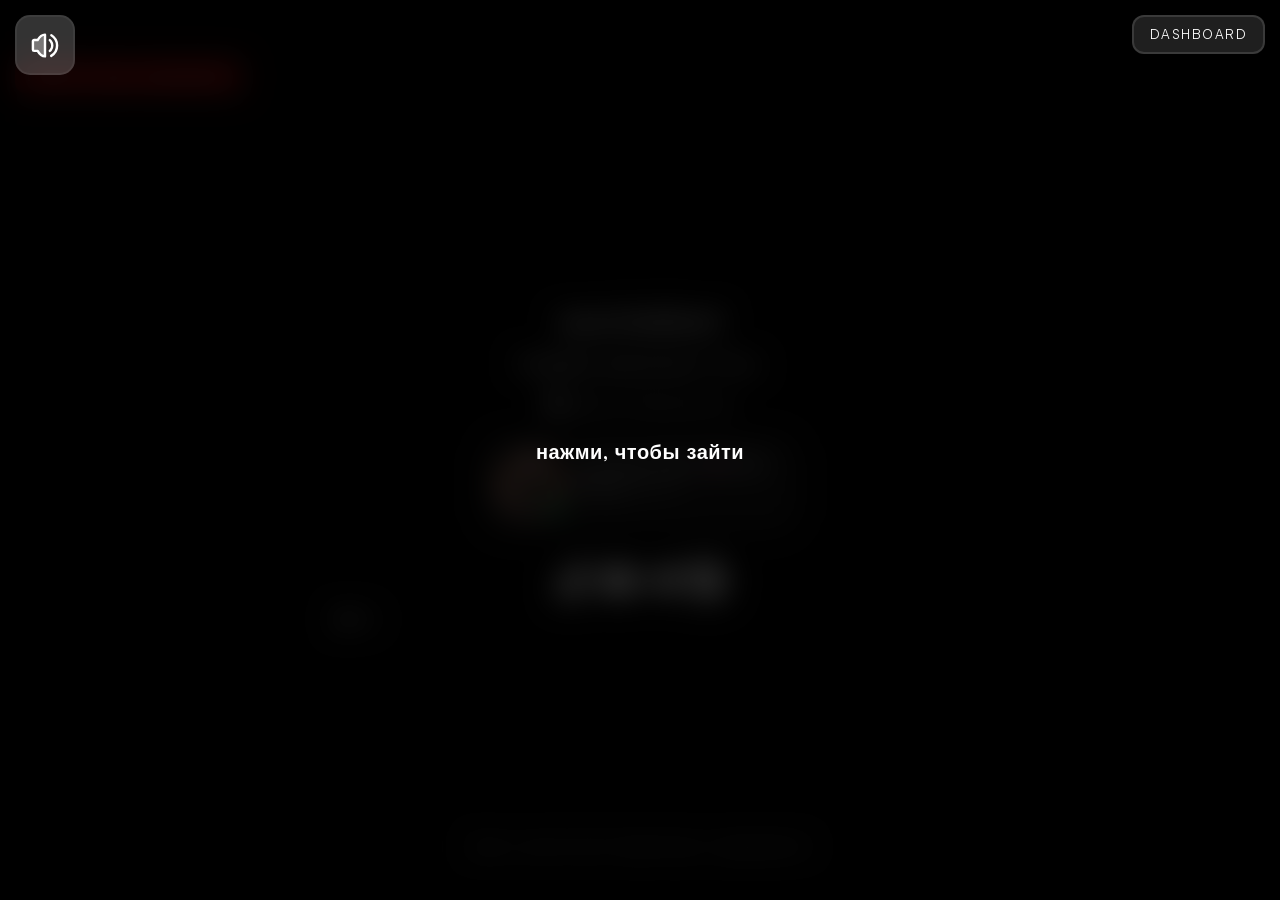
<file: index.html>
<!DOCTYPE html> <html lang=ru dir=ltr class="notranslate ltr ru" style><meta charset=utf-8><style data-precedence=next>body{overflow-x:hidden;margin:0;padding:0;background-color:#0a0a0a;color:#a13ecf9c}html{height:100%;color-scheme:dark!important;forced-color-adjust:none!important}body{height:100%;min-height:100%}::selection{color:#09090b;background:#eeeeee}::-webkit-scrollbar{width:8px}::-webkit-scrollbar-track{background:transparent}::-webkit-scrollbar-thumb{border-radius:5px;background:#181818}input{-webkit-user-select:text;user-select:text}input:-webkit-autofill,input:-webkit-autofill:active,input:-webkit-autofill:focus,input:-webkit-autofill:hover{-webkit-box-shadow:inset 0 0 0 30px #0C0C0C!important;-webkit-text-fill-color:rgb(202,202,202)!important;-webkit-background-clip:text}iframe{border:none}@supports (-webkit-touch-callout:none){input{font-size:16px!important}}</style><style data-precedence=next>@keyframes GUNS__8b-981e3b54-4b8bcf18-6d32a2d6{0%{transform:translateY(0)}to{transform:translateY(110vh)}}@keyframes GUNS__c8-87774ec9-5d85d2ed-6e3b3195{0%,to{transform:translateX(0)}50%{transform:translateX(80px)}}.GUNS__c7-241eb306-e0701693-e57bac4b{width:112vw;height:112vh;object-fit:cover;position:fixed;left:-6vw;top:-6vh;z-index:-1}.GUNS__43-018c3d03-bfee722b-0ec7977f{-webkit-user-select:none;user-select:none;flex-direction:column;justify-content:center;align-items:center;gap:14px;position:fixed;top:0;left:0;width:100%;height:100%;-webkit-backdrop-filter:blur(15px);backdrop-filter:blur(15px);background-color:rgba(0,0,0,.775);z-index:9999;transition:.75s ease}.GUNS__43-018c3d03-bfee722b-0ec7977f.GUNS__da-7d43e412-1de3c2c1-729cfd30{opacity:0}.GUNS__fe-90c33375-be430095-db3c34ad{width:100%;height:100%;z-index:-1;opacity:1;background-color:rgb(0,0,0,.55);position:fixed}.GUNS__d7-fb8c6083-4dc99f7b-a375925f{margin-top:30px;display:flex;width:100%;align-items:center;flex-wrap:wrap;gap:9px;row-gap:11px}.GUNS__8b-14239d9a-1d4a3e5a-6c1a2be6{display:flex}.GUNS__8b-14239d9a-1d4a3e5a-6c1a2be6 svg{font-size:35px;transition:.3s}.GUNS__8b-14239d9a-1d4a3e5a-6c1a2be6 svg:hover{transform:scale(1.1)}.GUNS__8b-14239d9a-1d4a3e5a-6c1a2be6 a{display:flex}.GUNS__58-3b8ebb61-4f516613-30a21ee9 svg{font-size:36px}.GUNS__a1-9c55e2ff-0953f188-17d83a59{background-color:var(--presenceContainerBackground);border:var(--presenceContainerBorder);border-radius:25px;box-sizing:border-box;width:100%;text-overflow:ellipsis;overflow:hidden;display:flex;max-width:fit-content;flex-direction:column;align-items:stretch;justify-content:center}.GUNS__37-09597e09-9f226090-d8bfa6ca{padding:10px;display:flex;align-items:center;justify-content:left;gap:10px;position:relative;overflow:hidden;white-space:nowrap;text-overflow:ellipsis}.GUNS__33-6dee1579-8134d757-129d3bb0{display:flex}.GUNS__33-6dee1579-8134d757-129d3bb0 img:first-child{height:74px;width:74px;border-radius:50%;object-fit:cover}.GUNS__23-d1532451-80b443b7-1fd2e1ec{display:flex;flex-direction:column;justify-content:center;gap:2px}.GUNS__23-d1532451-80b443b7-1fd2e1ec h3,.GUNS__3c-6a7c3513-73d2b832-9139ae57 span{margin:0}.GUNS__2a-d679d135-4e3a6433-2b23b826,.GUNS__3c-6a7c3513-73d2b832-9139ae57 span{color:var(--presenceUsernameColor)}.GUNS__2a-d679d135-4e3a6433-2b23b826{font-weight:700}.GUNS__23-d1532451-80b443b7-1fd2e1ec h3{margin-right:2px;color:var(--presenceStatusColor)}.GUNS__52-52910c19-55fca9a1-0a9f0587{display:flex;align-items:center;flex:0 0 auto}.GUNS__83-d2bdaf6f-3cad8bdf-a3de98e7{display:flex;position:relative}.GUNS__22-0c0e9afd-711e289b-6f44184c{position:absolute;bottom:4px;right:4px;height:17px;width:17px;object-fit:cover}.GUNS__93-3c334130-83cd226e-15ccda62{position:relative;min-height:100vh;width:100%;background-size:cover;background-position:50%}.GUNS__19-00d4b0cd-85c65e72-e5392a5f{display:flex;align-items:center;justify-content:center;flex-direction:column;min-height:100vh;width:100%;gap:10px;padding:50px 15px;box-sizing:border-box}.GUNS__82-8f867934-3ea339fa-6da81ad0{padding:var(--containerPadding);width:100%;max-width:var(--containerWidth);border-radius:var(--containerRadius);background-color:var(--containerColor);-webkit-backdrop-filter:blur(var(--containerBlur));backdrop-filter:blur(var(--containerBlur));border:var(--containerBorder);background-image:var(--containerGradient);background-origin:border-box;box-sizing:border-box}@keyframes GUNS__4a-39b2f295-882a5d44-e3b0ee39{0%,to{opacity:.58;filter:drop-shadow(0 0 4px color-mix(in srgb,var(--profileBorderColor) 18%,transparent)) drop-shadow(0 0 10px color-mix(in srgb,var(--profileBorderColor) 10%,transparent))}48%{opacity:1;filter:drop-shadow(0 0 8px color-mix(in srgb,var(--profileBorderColor) 38%,transparent)) drop-shadow(0 0 18px color-mix(in srgb,var(--profileBorderColor) 22%,transparent))}}@keyframes GUNS__eb-3f58ebb7-b2662ec3-44b19e4b{0%{transform:translateZ(0) scale(1) rotate(0deg)}to{transform:translate3d(8%,7%,0) scale(1.12) rotate(22deg)}}@keyframes GUNS__ef-a55c1b7a-546784c8-c38513a9{0%{transform:translateZ(0) scale(1) rotate(0deg)}to{transform:translate3d(-10%,-7%,0) scale(1.14) rotate(-18deg)}}@keyframes GUNS__d4-83c64042-656db435-1caac8e0{0%{opacity:0;transform:scale(.8) rotate(-1turn)}60%{opacity:1;transform:scale(1.1) rotate(-180deg)}to{transform:scale(1) rotate(0)}}.GUNS__38-0da70991-441ce82d-c6ec933b{transition:opacity 1s,margin-bottom .6s}.GUNS__91-e19f38e4-bdb10f7b-fb4f0f8d{opacity:1!important;margin-bottom:0!important;pointer-events:all!important}.GUNS__0b-71ee24da-879f8bc4-034dd17e{height:100%;width:100%;z-index:-2;position:fixed}.GUNS__c4-52afb1ed-980a1997-1f6253bb{position:absolute}.GUNS__c4-52afb1ed-980a1997-1f6253bb span{display:flex;align-items:center;color:var(--textColor)}.GUNS__c4-52afb1ed-980a1997-1f6253bb span svg{font-size:19px;margin-right:5px}@media (max-width:370px){.GUNS__82-8f867934-3ea339fa-6da81ad0{width:100%}}@keyframes GUNS__05-bf14b627-5612f67f-9f190f0a{0%{background-position:0 50%}to{background-position:100% 50%}}.GUNS__ea-7cc99cdd-7cf0e8a0-e7e282b4{max-width:28rem;width:100%;display:flex;justify-content:center}.GUNS__23-d1532451-80b443b7-1fd2e1ec,.GUNS__db-1a74e7b1-7ff34e35-f82e47c3{overflow:hidden;white-space:nowrap;text-overflow:ellipsis;min-width:0}.GUNS__db-1a74e7b1-7ff34e35-f82e47c3{display:flex;gap:12px;min-width:0;width:100%}.GUNS__8f-50ccf96f-b1205994-ab21f98e,.GUNS__f3-35d23e0a-c743ef44-3f17f79b{display:grid;min-width:0}.GUNS__f3-35d23e0a-c743ef44-3f17f79b{max-width:100%;overflow:hidden;width:100%}.GUNS__4b-2ae082a8-37b2a993-e87b7b81,.GUNS__6e-bc97003b-f275b5c1-27e17f8e{display:block;grid-area:1/1;max-width:100%;min-width:0;overflow:hidden;will-change:opacity,filter}.GUNS__4b-2ae082a8-37b2a993-e87b7b81{align-items:center;display:flex}.GUNS__23-d1532451-80b443b7-1fd2e1ec{flex:1 1 auto}@keyframes GUNS__d2-fb157ed5-b88ec83a-a9a3de70{0%{opacity:0;filter:blur(5px)}to{opacity:1;filter:blur(0)}}@keyframes GUNS__27-06ddc09f-63b78fb4-60ec1486{0%{opacity:1;filter:blur(0)}to{opacity:0;filter:blur(5px)}}.GUNS__90-2f1123ac-d6ec9f60-17266127{padding:12px;position:fixed;top:15px;left:15px;background-image:var(--containerGradient);background-color:var(--volumeBackgroundcolor);border:var(--volumeBorder);border-radius:15px;background-origin:border-box;display:flex;justify-content:left;align-items:center;transition:.35s;width:32px;gap:15px;height:32px;overflow:hidden}.GUNS__90-2f1123ac-d6ec9f60-17266127:hover{width:160px}.GUNS__90-2f1123ac-d6ec9f60-17266127 span:active{transform:translateY(4px)}.GUNS__90-2f1123ac-d6ec9f60-17266127 span{transition:.25s;display:flex}.GUNS__90-2f1123ac-d6ec9f60-17266127 svg{min-width:30px;margin-left:1px;font-size:29px;color:var(--textColor)}.GUNS__d1-695394d9-10f93f2a-443978b9{margin-left:6px;display:flex}.GUNS__3c-6a7c3513-73d2b832-9139ae57{display:flex;align-items:center}.GUNS__39-997a2111-b9662d6e-aae28ebe{width:100%;box-sizing:border-box}.GUNS__6b-6c9a4d69-50de8477-6f5ea591{display:flex;justify-content:center;flex-direction:column;gap:15px;width:100%;max-width:var(--containerWidth);align-items:center}.GUNS__c9-c79d2a8a-e67dc9c3-53182f6b{margin-top:20px;color:var(--textColor);display:flex;align-items:center;gap:5px}.GUNS__c9-c79d2a8a-e67dc9c3-53182f6b svg{filter:drop-shadow(0 0 5px var(--textColor))}.GUNS__9b-72af2915-1aed0d7d-83c4ba4b{display:flex;align-items:center;gap:6px;border:var(--badgeContainerBorder);background-color:var(--badgeContainerBackground);margin-left:6px;padding:1px 4px;border-radius:8px}.GUNS__9b-72af2915-1aed0d7d-83c4ba4b img{height:16px;width:16px;object-fit:cover}.GUNS__9b-72af2915-1aed0d7d-83c4ba4b span{color:var(--presenceUsernameColor);font-size:12px}@keyframes GUNS__eb-b714b171-f7ffe26c-595df7c6{0%{opacity:0;transform:translateY(40px)}to{opacity:1;transform:translateY(0)}}@keyframes GUNS__2f-b32f1c4e-17b0d833-f0c99168{to{opacity:1}}@keyframes GUNS__c4-222cd781-4597a673-67618499{0%{opacity:0;transform:translateX(-50%) translateY(30px)}to{opacity:1;transform:translateX(-50%) translateY(0)}}@keyframes GUNS__2b-a2f3ab52-fbab84d0-88a5c0c0{0%,80%,to{transform:translateX(-50%) translateY(0)}85%{transform:translateX(-50%) translateY(-10px)}90%{transform:translateX(-50%) translateY(3px)}95%{transform:translateX(-50%) translateY(-4px)}}@keyframes GUNS__26-3dbd3c78-e1d2c08f-315c2047{0%{opacity:1;transform:translateX(-50%) translateY(0)}to{opacity:0;transform:translateX(-50%) translateY(20px)}}@keyframes GUNS__22-cd10bc5e-19b266bd-785fd4d3{0%{opacity:1;transform:translateY(0)}to{opacity:0;transform:translateY(20px)}}</style><style data-precedence=next>.GUNS__2d-fb3c1218-02f33cd2-58e499ec:hover:not(:disabled),.GUNS__b1-f730f867-a3f2b932-cf7f5928:hover:not(:disabled){background:rgba(255,40,40,.24);border-color:rgba(255,80,80,.34)}.GUNS__2d-fb3c1218-02f33cd2-58e499ec:active:not(:disabled),.GUNS__b1-f730f867-a3f2b932-cf7f5928:active:not(:disabled){transform:translateY(3px)}.GUNS__57-c12fccd9-3488c534-0a01443d{width:100%;display:flex;align-items:center;flex-direction:column}.GUNS__de-fbf4b626-483ff799-fceaf9a2{margin-top:7px;max-width:27rem;justify-content:center;display:flex;flex-direction:column;align-items:center;text-align:center}.GUNS__75-c400ab93-21112063-78dac97f{margin:0;color:var(--textColor)}.GUNS__75-c400ab93-21112063-78dac97f{margin-top:5px}.GUNS__56-acb6b997-e8798c63-db22b3f0{padding:0 15px;margin-bottom:7px}.GUNS__77-56168c89-a47a7bb4-c55f02b1 button:hover:not(:disabled){background-color:#7e2c8b63;border:2px solid #7e2c8b7c;color:#e4b7ef}.GUNS__77-56168c89-a47a7bb4-c55f02b1 button:active:not(:disabled){transform:translateY(4px)}.GUNS__7d-c15e70a9-e984b96e-c6d10396 button:hover:not(:disabled){filter:brightness(1.12)}</style><style data-precedence=next>.GUNS__59-8c42d41e-1de2d421-a3a17b32{border-radius:.5rem;position:relative;direction:ltr}.GUNS__19-5794a21e-7fadb463-42893d8d{width:100%}@keyframes GUNS__60-8b24bbf8-8dad02ec-bada375f{to{transform:rotate(1turn)}}@keyframes GUNS__36-2356411b-93e010e1-95e052c6{0%{opacity:0;transform:translateY(6px)}to{opacity:1;transform:translateY(0)}}@keyframes GUNS__b5-5ba15ff8-2524d458-eee3ce7b{0%{opacity:0;transform:scale(.75)}to{opacity:1;transform:scale(1)}}@keyframes GUNS__28-fac3e645-eb45c253-1613aaec{0%{opacity:0}to{opacity:1}}@keyframes GUNS__08-a43818b0-b02ed44f-26fc9b5d{0%{opacity:1}to{opacity:0}}@keyframes GUNS__f8-f3bfe6a6-ed71fab1-6cb58cec{0%{opacity:0;transform:scale(.85)}to{opacity:1;transform:scale(1)}}@keyframes GUNS__d9-8be0fc70-7c7db8fc-95d242f5{0%{opacity:1;transform:scale(1)}to{opacity:0;transform:scale(.8)}}.GUNS__ba-7f5364ea-c3a36c5d-b0f3d011{position:relative;display:inline-flex;align-items:center;justify-content:center}.GUNS__ca-42ad2aff-c7e7db33-534468e1{--tooltip-hidden-x:0px;--tooltip-hidden-y:-4px;--tooltip-max-width:260px;--tooltip-border-color:#1a1a1ad0;--tooltip-background-color:#1414148f;position:fixed;z-index:99999999;padding:.3rem .7rem;border-radius:15px;font-size:.9rem;line-height:1.3;color:#fafafa;background:var(--tooltip-background-color);border:2px solid var(--tooltip-border-color);box-shadow:0 20px 45px rgba(0,0,0,.45);-webkit-backdrop-filter:blur(10px);backdrop-filter:blur(10px);pointer-events:none;opacity:0;width:max-content;max-width:var(--tooltip-max-width);text-align:center;transform:translate3d(var(--tooltip-hidden-x),var(--tooltip-hidden-y),0) scale(.94);transition:opacity .13s ease,transform .21s cubic-bezier(.16,1,.3,1);will-change:transform,opacity}.GUNS__ca-42ad2aff-c7e7db33-534468e1[data-placement=top]{--tooltip-hidden-y:6px;transform-origin:50% 100%}.GUNS__ca-42ad2aff-c7e7db33-534468e1[data-placement=top]:after{bottom:-6px;left:50%;transform:translate(-50%) rotate(45deg)}@media (prefers-reduced-motion:reduce){.GUNS__ca-42ad2aff-c7e7db33-534468e1{transition:opacity .001ms,visibility .001ms;transform:none}}.GUNS__0a-c73bda7f-ec73c2af-ec6abbe5{display:block}.GUNS__0a-c73bda7f-ec73c2af-ec6abbe5,.GUNS__29-07f9604e-f4d8e0d9-ad473a5c{min-width:0;max-width:100%;overflow:hidden;text-overflow:ellipsis;white-space:nowrap}.GUNS__29-07f9604e-f4d8e0d9-ad473a5c{display:inline-block;vertical-align:top}@keyframes GUNS__ca-92bb5fe1-ffe7fbdf-6ec087a4{0%,14%{transform:translateX(0)}86%,to{transform:translateX(var(--overflow-text-distance,0))}}@keyframes GUNS__1f-eb2f7ff5-85fca052-433d0125{0%{opacity:0;filter:blur(5px)}to{opacity:1;filter:blur(0)}}@keyframes GUNS__b6-4caf3747-d296f8e9-f815834b{0%{opacity:1;filter:blur(0)}to{opacity:0;filter:blur(5px)}}.GUNS__ec-a9da6dd8-132e02a7-cd16b658{display:flex;align-items:center;gap:16px;width:100%;min-width:0}.GUNS__96-8304f174-bd54cefb-75d6707a{width:100%;min-width:0;flex:1 1;display:flex;flex-direction:column;gap:8px;position:relative}.GUNS__44-193d757e-48269873-02bed72a{--thumb-size:15px;--touch-target-height:36px;position:relative;width:100%;min-width:0;min-height:var(--touch-target-height)}.GUNS__72-5ce6f53d-1413285c-aa6090ba{width:100%;height:10px;border-radius:999px;position:relative}.GUNS__57-039aee70-e5a62261-c63c93e9{position:absolute;top:0;left:0;height:100%;border-radius:inherit}.GUNS__20-345a5613-0b52cc9b-60d52f5a{position:absolute;top:50%;width:var(--thumb-size);height:var(--thumb-size);box-sizing:border-box;border-radius:50%;background-color:rgb(134,142,150);border:3px solid #1b1b1d;box-shadow:0 4px 12px rgba(0,0,0,.4);pointer-events:none;z-index:2;transform:translateY(-50%)}.GUNS__f2-0dba9ea2-5811641b-e8f7ca3d{appearance:none;background:transparent;position:absolute;top:0;height:var(--touch-target-height);left:-14px;right:-14px;width:auto;margin:0;padding:0;opacity:0;direction:ltr!important;touch-action:pan-y;z-index:3;-webkit-tap-highlight-color:transparent}.GUNS__f2-0dba9ea2-5811641b-e8f7ca3d:disabled{cursor:not-allowed}@media (max-width:600px){.GUNS__ec-a9da6dd8-132e02a7-cd16b658{flex-direction:column;align-items:stretch;gap:8px}.GUNS__44-193d757e-48269873-02bed72a{--thumb-size:20px;--touch-target-height:44px}}.GUNS__3a-b829acea-47c748b8-50a13f3f:not(:disabled):hover{border-color:#2a2a2a}.GUNS__3a-b829acea-47c748b8-50a13f3f:not(:disabled):active{transform:translateY(-50%) scale(.97)}.GUNS__92-4f4687b2-1e664613-974c4960:not(:disabled):hover{color:#ffffff}.GUNS__92-4f4687b2-1e664613-974c4960:not(:disabled):active{transform:translateY(-50%) scale(.96)}.GUNS__6c-f4fedfd4-da5b3cbc-6c77e2c2::-moz-range-thumb{width:18px;height:18px;border-radius:50%;border:2px solid #fff;background:#111;box-shadow:0 0 6px rgba(0,0,0,.5);cursor:pointer}.GUNS__9d-03aeeca0-d342987b-99f3759c:hover:not(:disabled):not(.GUNS__12-f998beea-96261478-d5e13ea0){border-color:#2a2a2a;background:#212121}.GUNS__9d-03aeeca0-d342987b-99f3759c:active:not(:disabled){transform:translateY(4px)}.GUNS__98-edf3a2ac-0afd67ed-866e7ec6:hover:not(:disabled){border-color:#232323;background:#1c1c1c}.GUNS__98-edf3a2ac-0afd67ed-866e7ec6:active:not(:disabled){transform:translateY(2px)}.GUNS__10-6a2580d7-b98eee00-f385b67c:hover:not(:disabled){background-color:#da69ff40;border-color:#8b49a383}.GUNS__f6-66a2fa30-ce94b151-5bb7e563:hover:not(:disabled){background:#1d1d1d;border-color:#252525}.GUNS__5a-d4078f9d-9f841810-20db6dc0:hover:not(:disabled){color:#eef2ff}.GUNS__10-6a2580d7-b98eee00-f385b67c:active:not(:disabled),.GUNS__f6-66a2fa30-ce94b151-5bb7e563:active:not(:disabled){transform:translateY(2px)}.GUNS__b0-1fa9e72c-ce09a97a-c9f5113e:hover:not(:disabled){color:#efc4ff}.GUNS__22-72e4f54d-28217121-a57c7370:hover:not(:disabled){border-color:#232323;background:#1c1c1c}.GUNS__22-72e4f54d-28217121-a57c7370:active:not(:disabled){transform:translateY(2px)}.GUNS__94-7a8c75e6-69c9c8cc-768bc580:hover:not(:disabled){background-color:#151515;border-color:#1f1f1f}.GUNS__25-bb6b5ef1-4b5586a0-05b41ca6:hover:not(:disabled){color:#fafafa}.GUNS__25-bb6b5ef1-4b5586a0-05b41ca6:active:not(:disabled){transform:translateY(1px)}.GUNS__25-bb6b5ef1-4b5586a0-05b41ca6:hover:not(:disabled) .GUNS__6c-ab3996a5-b61a3a52-527ec341{color:#f1f1f1}.GUNS__94-7a8c75e6-69c9c8cc-768bc580:hover:not(:disabled) .GUNS__e4-ee6e9ce7-a80ed033-13a5116f{color:#d7d7d7}</style><style data-precedence=next>@keyframes GUNS__c2-b14692e0-1b9b0b73-8aa64360{0%,to{opacity:.38;transform:translateY(-4px) rotate(45deg)}50%{opacity:1;transform:translateY(6px) rotate(45deg)}}@keyframes GUNS__64-fb8ec083-4f8b38de-c7ba21d4{0%{opacity:.72}to{opacity:1}}@keyframes GUNS__07-d9182382-837aa49c-20691fdd{0%{transform:scale(.985)}62%{transform:scale(1.012)}to{transform:scale(1)}}@keyframes GUNS__a5-d73ed353-df9f175f-34df95ea{0%{opacity:.82;transform:translateY(-10px)}to{opacity:1;transform:translateY(0)}}@keyframes GUNS__bc-99dedf07-89eeb7e7-cff34073{0%{transform:translateZ(0)}to{transform:translate3d(-50%,0,0)}}</style><script id=ld-org type=application/ld+json>{"@context":"https://schema.org","@type":"Organization","@id":"https://guns.lol/#organization","name":"guns.lol","url":"https://guns.lol","logo":"https://assets.guns.lol/guns_hw_logo_ver_2.png","sameAs":["https://x.com/gunsdotlol","https://tiktok.com/@guns.lol","https://discord.gg/guns"]}</script><style>body{font-size-adjust:0.48}input,span,a{font-size-adjust:0.48}</style><style>@media (pointer:fine){[data-vaul-handle-hitarea]:{width:100%;height:100%}}@keyframes fadeIn{from{opacity:0}to{opacity:1}}@keyframes fadeOut{to{opacity:0}}@keyframes slideFromBottom{from{transform:translate3d(0,var(--initial-transform,100%),0)}to{transform:translate3d(0,0,0)}}@keyframes slideToBottom{to{transform:translate3d(0,var(--initial-transform,100%),0)}}@keyframes slideFromTop{from{transform:translate3d(0,calc(var(--initial-transform,100%)*-1),0)}to{transform:translate3d(0,0,0)}}@keyframes slideToTop{to{transform:translate3d(0,calc(var(--initial-transform,100%)*-1),0)}}@keyframes slideFromLeft{from{transform:translate3d(calc(var(--initial-transform,100%)*-1),0,0)}to{transform:translate3d(0,0,0)}}@keyframes slideToLeft{to{transform:translate3d(calc(var(--initial-transform,100%)*-1),0,0)}}@keyframes slideFromRight{from{transform:translate3d(var(--initial-transform,100%),0,0)}to{transform:translate3d(0,0,0)}}@keyframes slideToRight{to{transform:translate3d(var(--initial-transform,100%),0,0)}}</style><meta name=viewport content="width=device-width, initial-scale=1"><meta name=theme-color content=#ffffff><title>@sanchek</title><meta name=robots content="index, follow"><meta name=referrer content=no-referrer><meta name=google content=notranslate><style>@font-face{font-family:"Satoshi";src:url([data-uri])format("woff2");font-weight:300 900;font-style:normal}</style><script id=ld-org type=application/ld+json>{"@context":"https://schema.org","@type":"Organization","@id":"https://guns.lol/#organization","name":"guns.lol","url":"https://guns.lol","logo":"https://assets.guns.lol/guns_hw_logo_ver_2.png","sameAs":["https://x.com/gunsdotlol","https://tiktok.com/@guns.lol","https://discord.gg/guns"]}</script><style>body{font-size-adjust:0.48}input,span,a{font-size-adjust:0.48}</style><style data-font=satoshi>body,*{font-family:"Satoshi",sans-serif!important}</style><link rel=icon type=image/png sizes=32x32 href="[data-uri]"><style>.sf-hidden{display:none!important}</style><body><style class=sf-hidden>html{direction:ltr}</style><style class=sf-hidden>*{cursor:url([data-uri])16 16,auto!important}</style><style class=sf-hidden>::-moz-selection{background:#ffffff;color:#f8f9fa}::selection{background:#ffffff;color:#f8f9fa}</style><script></script><script></script><script></script><script></script><script></script><script></script><script></script><script></script><script></script><script></script><script></script><div hidden class=sf-hidden></div><style class=sf-hidden>html{direction:ltr}</style><video id=bgVideo src="https://r2.guns.lol/f181631a-467e-4a3d-869f-6febd8adcc68.mp4" autoplay playsinline loop disablepictureinpicture preload=auto class=GUNS__c7-241eb306-e0701693-e57bac4b muted poster="data:image/svg+xml,%3Csvg xmlns='http://www.w3.org/2000/svg' width='2560' height='1440'%3E%3C/svg%3E"></video><audio id=bgAudio loop preload=auto src="https://files.catbox.moe/zno2d4.mp3"></audio><div class="GUNS__43-018c3d03-bfee722b-0ec7977f GUNS__da-7d43e412-1de3c2c1-729cfd30" style=pointer-events:none;display:none></div><div class=GUNS__0b-71ee24da-879f8bc4-034dd17e style=background-color:transparent></div><div class=GUNS__fe-90c33375-be430095-db3c34ad></div><style class=sf-hidden>*{cursor:url([data-uri])16 16,auto!important}</style><style class=sf-hidden>::-moz-selection{background:#ffffff;color:#f8f9fa}::selection{background:#ffffff;color:#f8f9fa}</style><div style="--presenceUsernameColor:#ffffff;--presenceStatusColor:rgba(255,255,255,0.7);--presenceContainerBackground:rgba(255,255,255,0.07);--presenceContainerBorder:2px solid rgba(255,255,255,0.05);--discordServerMembers:rgba(255,255,255,0.6);--secondTabBackground:rgba(255,255,255,0.07);--secondTabBorder:2px solid rgba(255,255,255,0.05);--discordMissingIcon:rgba(255,255,255,0.25);--modernLayoutSeperator:rgba(255,255,255,0.12);--modernLayoutSeperatorBorder:rgba(255,255,255,0.12);--discordAvatarBorder:2px solid rgba(255,255,255,0.15);--badgeContainerBackground:rgba(255,255,255,0.08);--badgeContainerBorder:2px solid rgba(255,255,255,0.04);--userBadge:20.5px;--textColor:#ffffff;--textColorDarker:rgba(255,255,255,0.5);--iconColor:#ffffff;--backgroundColor:#f8f9fa;--joinStatus:rgba(255,255,255,0.65);--audioPlayerBar:rgba(255,255,255,0.35);--avatarBorder:2px solid rgba(255,255,255,0.4);--containerColor:rgba(255,255,255,0);--containerBlur:0px;--containerGradient:linear-gradient(25deg,rgba(0,0,0,0),rgba(0,0,0,0));--containerBackgroundImage:linear-gradient(25deg,rgba(0,0,0,0),rgba(0,0,0,0));--containerBackgroundClip:border-box;--containerBackgroundOrigin:border-box;--profileBorderWidth:2px;--profileBorderColor:rgba(255,255,255,0.3);--containerRadius:20px;--containerWidth:40rem;--containerPadding:35px 15px;--volumeBackgroundcolor:rgba(255,255,255,0.2);--volumeBorder:2px solid rgba(255,255,255,0.05);--colorUsernameGlow:0px 0px 16.5px #ffffff;--buttonBackground:rgba(255,255,255,0.22);--buttonBorder:2px solid rgba(255,255,255,0.12);--buttonRadius:12px;--buttonAlign:center;--buttonBackgroundHover:rgba(255,255,255,0.32);--buttonBorderHover:2px solid rgba(255,255,255,0.25);--buttonUrlColor:rgba(255,255,255,0.65);--profileViewsContainerBorder:2px solid rgba(255,255,255,0.3);--templatePreviewContainerBackground:rgba(255,255,255,0.4);--platformTextColor:rgba(255,255,255,0.4);--secondTabWidgetDescription:rgba(255,255,255,0.6);--audioIconBackground:rgba(255,255,255,0.2);--progessBarFull:rgba(255,255,255,0.3);--progessBarPlaying:#ffffff;--controlButtonsOther:rgba(255,255,255,0.5);--controlButtonPlaying:#ffffff;--controlTextColor:rgba(255,255,255,0.7);--modernLayoutBottomLeftDivider:rgba(255,255,255,0.14);--sleekLayoutTopRightDivider:rgba(255,255,255,0.14)"><div class=GUNS__90-2f1123ac-d6ec9f60-17266127 style=z-index:1><span><svg xmlns=http://www.w3.org/2000/svg width=1em height=1em viewBox="0 0 48 48"><defs><mask id=ipTVolumeNotice0><g fill=none stroke=#fff stroke-width=4><path fill=#555 stroke-linejoin=round d="M24 6v36c-7 0-12.201-9.16-12.201-9.16H6a2 2 0 0 1-2-2V17.01a2 2 0 0 1 2-2h5.799S17 6 24 6Z"></path><path stroke-linecap=round stroke-linejoin=round d="M32 15a11.91 11.91 0 0 1 1.684 1.859A12.07 12.07 0 0 1 36 24c0 2.654-.846 5.107-2.278 7.09A11.936 11.936 0 0 1 32 33"></path><path stroke-linecap=round d="M34.236 41.186C40.084 37.696 44 31.305 44 24c0-7.192-3.796-13.496-9.493-17.02"></path></g></mask></defs><path fill=currentColor d="M0 0h48v48H0z" mask=url(#ipTVolumeNotice0)></path></svg></span><div class=GUNS__39-997a2111-b9662d6e-aae28ebe><style class=sf-hidden>.GUNS__72-5ce6f53d-1413285c-aa6090ba{background:var(--textColorDarker)}.GUNS__57-039aee70-e5a62261-c63c93e9{background-color:var(--textColor)}.GUNS__20-345a5613-0b52cc9b-60d52f5a{display:none!important}.GUNS__44-193d757e-48269873-02bed72a{padding:0!important;--touch-target-height:0px!important}</style><div class=GUNS__19-5794a21e-7fadb463-42893d8d><div class="GUNS__59-8c42d41e-1de2d421-a3a17b32 GUNS__ec-a9da6dd8-132e02a7-cd16b658" data-vaul-no-drag=true><div class=GUNS__96-8304f174-bd54cefb-75d6707a><div class=GUNS__44-193d757e-48269873-02bed72a><div class=GUNS__72-5ce6f53d-1413285c-aa6090ba><div class=GUNS__57-039aee70-e5a62261-c63c93e9 style=width:100%></div><div class="GUNS__20-345a5613-0b52cc9b-60d52f5a sf-hidden" data-visible=false style="left:calc(100% - (var(--thumb-size)/2))"></div></div><input min=0 max=100 step=1 class=GUNS__f2-0dba9ea2-5811641b-e8f7ca3d aria-valuemin=0 aria-valuemax=100 aria-valuenow=100 type=range value=100></div></div></div></div></div></div><div class=GUNS__93-3c334130-83cd226e-15ccda62><div class=GUNS__19-00d4b0cd-85c65e72-e5392a5f><div class=GUNS__6b-6c9a4d69-50de8477-6f5ea591 style=position:relative;z-index:1><div class="GUNS__82-8f867934-3ea339fa-6da81ad0 GUNS__38-0da70991-441ce82d-c6ec933b GUNS__91-e19f38e4-bdb10f7b-fb4f0f8d"><div class=GUNS__57-c12fccd9-3488c534-0a01443d><div></div><div class="GUNS__de-fbf4b626-483ff799-fceaf9a2 false"><span class=GUNS__ba-7f5364ea-c3a36c5d-b0f3d011><div id=nick style="font-size:30px;font-weight:700;line-height:1.2;margin-bottom:7px;color:#fff;letter-spacing:.2px">sanchekleet</div></span><h3 class=GUNS__75-c400ab93-21112063-78dac97f style=font-weight:570;font-size:19px>Плейбой, филантроп, 14 y.o.</h3><span class=GUNS__ba-7f5364ea-c3a36c5d-b0f3d011><span class=GUNS__c9-c79d2a8a-e67dc9c3-53182f6b style=font-weight:450;font-size:15px><svg xmlns=http://www.w3.org/2000/svg width=1em height=1em viewBox="4 2 16 20"><path fill=currentColor d="M12 12q.825 0 1.413-.587T14 10t-.587-1.412T12 8t-1.412.588T10 10t.588 1.413T12 12m0 10q-4.025-3.425-6.012-6.362T4 10.2q0-3.75 2.413-5.975T12 2t5.588 2.225T20 10.2q0 2.5-1.987 5.438T12 22"></path></svg> Ukraine, Dnepropetrovsk</span></span></div><div class="GUNS__ea-7cc99cdd-7cf0e8a0-e7e282b4 false"><div class=GUNS__a1-9c55e2ff-0953f188-17d83a59 style=margin-top:20px><div class=GUNS__37-09597e09-9f226090-d8bfa6ca><div class=GUNS__33-6dee1579-8134d757-129d3bb0><div class=GUNS__83-d2bdaf6f-3cad8bdf-a3de98e7><img alt="Discord Avatar" src="[data-uri]"><img class=GUNS__22-0c0e9afd-711e289b-6f44184c alt src="[data-uri]"></div></div><div class=GUNS__db-1a74e7b1-7ff34e35-f82e47c3><div class=GUNS__23-d1532451-80b443b7-1fd2e1ec><div class=GUNS__3c-6a7c3513-73d2b832-9139ae57><span style=font-weight:550;font-size:18.5px>sanchek_l33tt</span><div class=GUNS__9b-72af2915-1aed0d7d-83c4ba4b><img alt="Guild Tag Icon" src=[data-uri]> <span>Fe㏔ѹ</span></div><div class=GUNS__d1-695394d9-10f93f2a-443978b9></div></div><div class=GUNS__f3-35d23e0a-c743ef44-3f17f79b><h3 class=GUNS__6e-bc97003b-f275b5c1-27e17f8e style=font-weight:400;font-size:13.5px><span class=GUNS__0a-c73bda7f-ec73c2af-ec6abbe5><span class=GUNS__29-07f9604e-f4d8e0d9-ad473a5c><span class=GUNS__2a-d679d135-4e3a6433-2b23b826>Playing</span> ROBLOX</span></span><span class=GUNS__0a-c73bda7f-ec73c2af-ec6abbe5><span class=GUNS__29-07f9604e-f4d8e0d9-ad473a5c></span></span></h3></div></div><div class=GUNS__52-52910c19-55fca9a1-0a9f0587><div class=GUNS__8f-50ccf96f-b1205994-ab21f98e><span class=GUNS__4b-2ae082a8-37b2a993-e87b7b81></span></div></div></div></div></div></div><div class="GUNS__56-acb6b997-e8798c63-db22b3f0 false" style=width:100%;box-sizing:border-box><div class=GUNS__d7-fb8c6083-4dc99f7b-a375925f style=justify-content:center><div class="GUNS__8b-14239d9a-1d4a3e5a-6c1a2be6 GUNS__b0-d46721e6-47200b51-589b9b78"><style class=sf-hidden>.GUNS__b0-d46721e6-47200b51-589b9b78 svg{color:#ffffff!important;filter:drop-shadow(#ffffff 1px 0 7px)!important}</style><a href=https://tiktok.com/@sanchek_leett target=_blank rel="nofollow ugc noopener noreferrer"><svg xmlns=http://www.w3.org/2000/svg width=1em height=1em viewBox="3.2 2 17.43 19.99"><path fill=currentColor d="M19.59 6.69a4.83 4.83 0 0 1-3.77-4.25V2h-3.45v13.67a2.89 2.89 0 0 1-5.2 1.74a2.89 2.89 0 0 1 2.31-4.64a2.93 2.93 0 0 1 .88.13V9.4a6.84 6.84 0 0 0-1-.05A6.33 6.33 0 0 0 5 20.1a6.34 6.34 0 0 0 10.86-4.43v-7a8.16 8.16 0 0 0 4.77 1.52v-3.4a4.85 4.85 0 0 1-1-.1z"></path></svg></a></div><div class="GUNS__8b-14239d9a-1d4a3e5a-6c1a2be6 GUNS__58-3b8ebb61-4f516613-30a21ee9"><style class=sf-hidden>.GUNS__58-3b8ebb61-4f516613-30a21ee9 svg{color:#ffffff!important;filter:drop-shadow(#ffffff 1px 0 7px)!important}</style><span class=GUNS__ba-7f5364ea-c3a36c5d-b0f3d011><span style=display:flex><span style=display:flex><svg xmlns=http://www.w3.org/2000/svg width=1em height=1em viewBox="1.96 4.26 20.03 15.53"><path fill=currentColor d="M14.82 4.26a10.14 10.14 0 0 0-.53 1.1a14.66 14.66 0 0 0-4.58 0a10.14 10.14 0 0 0-.53-1.1a16 16 0 0 0-4.13 1.3a17.33 17.33 0 0 0-3 11.59a16.6 16.6 0 0 0 5.07 2.59A12.89 12.89 0 0 0 8.23 18a9.65 9.65 0 0 1-1.71-.83a3.39 3.39 0 0 0 .42-.33a11.66 11.66 0 0 0 10.12 0q.21.18.42.33a10.84 10.84 0 0 1-1.71.84a12.41 12.41 0 0 0 1.08 1.78a16.44 16.44 0 0 0 5.06-2.59a17.22 17.22 0 0 0-3-11.59a16.09 16.09 0 0 0-4.09-1.35zM8.68 14.81a1.94 1.94 0 0 1-1.8-2a1.93 1.93 0 0 1 1.8-2a1.93 1.93 0 0 1 1.8 2a1.93 1.93 0 0 1-1.8 2zm6.64 0a1.94 1.94 0 0 1-1.8-2a1.93 1.93 0 0 1 1.8-2a1.92 1.92 0 0 1 1.8 2a1.92 1.92 0 0 1-1.8 2z"></path></svg></span></span></span></div><div class="GUNS__8b-14239d9a-1d4a3e5a-6c1a2be6 GUNS__c0-fa073b95-f6e17abb-4e226f06"><style class=sf-hidden>.GUNS__c0-fa073b95-f6e17abb-4e226f06 svg{color:#ffffff!important;filter:drop-shadow(#ffffff 1px 0 7px)!important}</style><a href=https://t.me/L33T0V target=_blank rel="nofollow ugc noopener noreferrer"><svg xmlns=http://www.w3.org/2000/svg width=1em height=1em viewBox="2 3.61 20.02 16.79"><path fill=currentColor d="m20.665 3.717l-17.73 6.837c-1.21.486-1.203 1.161-.222 1.462l4.552 1.42l10.532-6.645c.498-.303.953-.14.579.192l-8.533 7.701h-.002l.002.001l-.314 4.692c.46 0 .663-.211.921-.46l2.211-2.15l4.599 3.397c.848.467 1.457.227 1.668-.785l3.019-14.228c.309-1.239-.473-1.8-1.282-1.434z"></path></svg></a></div><div class="GUNS__8b-14239d9a-1d4a3e5a-6c1a2be6 GUNS__b2-cbf7cc8c-c63f0d84-1ad4e471"><style class=sf-hidden>.GUNS__b2-cbf7cc8c-c63f0d84-1ad4e471 svg{color:#ffffff!important;filter:drop-shadow(#ffffff 1px 0 7px)!important}</style><span class=GUNS__ba-7f5364ea-c3a36c5d-b0f3d011><span style=display:flex><span style=display:flex><svg xmlns=http://www.w3.org/2000/svg width=1em height=1em viewBox="2 2 19.97 20"><path fill=currentColor d="M8.21 17.32L7 16.8a2.13 2.13 0 1 0 1.17-2.93l1.28.53a1.58 1.58 0 0 1-1.22 2.92z"></path><path fill=currentColor d="M12 2a10 10 0 0 0-10 9.34l5.38 2.21a2.31 2.31 0 0 1 .47-.24A2.62 2.62 0 0 1 9 13.1l2.44-3.56a3.8 3.8 0 1 1 3.8 3.8h-.08l-3.51 2.5a2.77 2.77 0 0 1-5.47.68l-3.77-1.6A10 10 0 1 0 12 2z"></path><path fill=currentColor d="M17.79 9.5a2.53 2.53 0 1 0-2.53 2.5a2.54 2.54 0 0 0 2.53-2.5zm-4.42 0a1.9 1.9 0 1 1 1.9 1.91a1.9 1.9 0 0 1-1.9-1.92z"></path></svg></span></span></span></div></div></div></div><div class=cf-turnstile data-sitekey=0x4AAAAAAAgU7T2niLQD-TLm data-callback=getToken data-action=guns_view data-cdata=4587b8483d3b4048538f99460f1f677135c50e628b74348cddcaaf5da7e5e9a6 style=display:none></div><div class="GUNS__c4-52afb1ed-980a1997-1f6253bb false" style=bottom:12px;left:15px><span class=GUNS__ba-7f5364ea-c3a36c5d-b0f3d011><span style=font-weight:550;font-size:14px><svg xmlns=http://www.w3.org/2000/svg width=1em height=1em viewBox="0 0 24 24"><path fill=currentColor d="M12 9a3 3 0 0 0-3 3a3 3 0 0 0 3 3a3 3 0 0 0 3-3a3 3 0 0 0-3-3m0 8a5 5 0 0 1-5-5a5 5 0 0 1 5-5a5 5 0 0 1 5 5a5 5 0 0 1-5 5m0-12.5C7 4.5 2.73 7.61 1 12c1.73 4.39 6 7.5 11 7.5s9.27-3.11 11-7.5c-1.73-4.39-6-7.5-11-7.5"></path></svg> <span id=viewCount>13</span></span></span></div></div></div></div></div></div><script></script><script></script><div></div><script></script><next-route-announcer style=position:absolute><template shadowrootmode=open><div aria-live=assertive id=__next-route-announcer__ role=alert style=position:absolute;border:0px;height:1px;margin:-1px;padding:0px;width:1px;clip:rect(0px,0px,0px,0px);overflow:hidden;white-space:nowrap;overflow-wrap:normal></div></template></next-route-announcer><span class=GUNS__ca-42ad2aff-c7e7db33-534468e1 data-visible=false data-placement=top style=--tooltip-max-width:260px;top:0px;left:0px;border-color:rgba(26,26,26,0.2);background-color:rgba(20,20,20,0.39)>UID 212,499</span><span class=GUNS__ca-42ad2aff-c7e7db33-534468e1 data-visible=false data-placement=top style=--tooltip-max-width:260px;top:585.876px;left:1242.48px;border-color:rgba(26,26,26,0.2);background-color:rgba(20,20,20,0.39)>Location</span><span class=GUNS__ca-42ad2aff-c7e7db33-534468e1 data-visible=false data-placement=top style=--tooltip-max-width:260px;top:0px;left:0px;border-color:rgba(26,26,26,0.2);background-color:rgba(20,20,20,0.39)>Copy Discord</span><span class=GUNS__ca-42ad2aff-c7e7db33-534468e1 data-visible=false data-placement=top style=--tooltip-max-width:260px;top:0px;left:0px;border-color:rgba(26,26,26,0.2);background-color:rgba(20,20,20,0.39)>Copy Steam</span><span class=GUNS__ca-42ad2aff-c7e7db33-534468e1 data-visible=false data-placement=top style=--tooltip-max-width:260px;top:0px;left:0px;border-color:rgba(26,26,26,0.2);background-color:rgba(20,20,20,0.39)>Profile Views</span><div><template shadowrootmode=closed><iframe src allow="cross-origin-isolated; fullscreen; autoplay; keyboard-map; gamepad; xr-spatial-tracking" id=cf-chl-widget-377cp title='Виджет с действием "challenge" Cloudflare' tabindex=-1 aria-hidden=true style=border-width:medium;border-style:none;border-color:currentcolor;border-image:none;overflow:hidden;width:1px;height:1px;position:fixed;visibility:visible;opacity:0.01;left:0px;top:0px;pointer-events:none;z-index:-1 sandbox="allow-popups allow-top-navigation-by-user-activation" srcdoc="<!DOCTYPE html> <html lang=ru-ru dir=ltr><meta charset=utf-8><meta http-equiv=x-ua-compatible content=&quot;IE=Edge,chrome=1&quot;><meta name=robots content=&quot;noindex, nofollow&quot;><meta name=viewport content=&quot;width=device-width, initial-scale=1, maximum-scale=1&quot;><title>Checking your Browser…</title><style>@font-face{font-family:Ubuntu;src:local(&quot;Ubuntu&quot;)}</style><style id=RQRfo1>@keyframes spin{100%{transform:rotate(360deg)}}@keyframes scale{0%,100%{transform:none}50%{transform:scale3d(1,1,1)}}@keyframes stroke{100%{stroke-dashoffset:0}}@keyframes scale-up-center{0%{transform:scale(.01)}100%{transform:scale(1)}}@keyframes success-badge-orbit-in{0%{transform:rotate(-12deg) scale(.6);opacity:0}70%{transform:rotate(2deg) scale(1.06);opacity:1}100%{transform:rotate(0) scale(1);opacity:1}}@keyframes success-orbit-resolve{0%{transform:rotate(-80deg) scale(.6);opacity:0}20%{opacity:1}75%{opacity:.8}100%{transform:rotate(280deg) scale(.5);opacity:0}}@keyframes failure-orbit-break{0%{transform:rotate(-60deg) scale(.7);opacity:0}22%{opacity:1}68%{transform:rotate(190deg) scale(1);opacity:.8}100%{transform:rotate(225deg) scale(.48);opacity:0}}@keyframes failure-badge-settle{0%{transform:scale(.68);opacity:0}72%{transform:scale(1.04);opacity:1}100%{transform:scale(1);opacity:1}}@keyframes failure-mark-rise{0%{transform:translateY(2px);opacity:0}100%{transform:translateY(0);opacity:1}}@keyframes unspin{40%{stroke-width:1px;stroke-linecap:square;stroke-dashoffset:192}100%{stroke-width:0}}#mqgwr2{width:30px;height:30px;display:flex;border-radius:50%;box-shadow:inset 0 0 0#228b49;stroke-width:1px;fill:#fff;stroke:#fff;stroke-miterlimit:10;grid-area:1/1;transform-origin:center;animation:success-badge-orbit-in .36s .26s cubic-bezier(.34,1.56,.64,1) both;stroke-width:6px}#mqgwr2 .Bkexk6{animation:stroke .28s .41s cubic-bezier(.65,0,.45,1) forwards;box-shadow:inset 0 0 0#228b49;stroke-dasharray:242;stroke-dashoffset:242}.igxkH5{stroke-dashoffset:0;stroke-width:2;stroke-miterlimit:10;stroke:#228b49;fill:#228b49}#dWUjm8{width:30px;height:30px;grid-area:1/1;overflow:visible}#dWUjm8 g{transform-box:fill-box;transform-origin:center;animation:success-orbit-resolve .62s cubic-bezier(.2,.7,.2,1) both}.JHFr9{opacity:.3;fill:none;stroke:#228b49;stroke-width:1}.xMLPX1{fill:#228b49}.yVaTw9{stroke-width:3px;stroke-linecap:round;stroke:#228b49;stroke-dasharray:0,100,0;stroke-dashoffset:200;stroke-miterlimit:1;stroke-linejoin:round}#PmxX6,#rLEbc5{width:30px;height:30px;display:flex;border-radius:50%;box-shadow:inset 0 0 0#b20f03;stroke-width:1px;fill:#fff;stroke:#fff;stroke-miterlimit:10}.lppNc3{stroke-width:2;stroke:#b20f03;fill:#b20f03}.weFf2{fill:#f2f2f2}.xQgf6{opacity:.28;fill:none;stroke:#b20f03;stroke-width:1}.RuLz9{fill:#b20f03}#PmxX6 .niGIg3,#PmxX6 .xFiv6{transform-box:view-box;transform-origin:center}#PmxX6 .niGIg3{animation:failure-orbit-break .52s cubic-bezier(.2,.7,.2,1) both}#PmxX6 .xFiv6{animation:failure-badge-settle .34s .19s cubic-bezier(.22,1,.36,1) both}#PmxX6 .weFf2{transform-box:fill-box;transform-origin:center;animation:failure-mark-rise .22s .31s ease-out both}#rLEbc5{width:12px;height:12px}#rLEbc5 .niGIg3{display:none}#eDsHp7,#eoIo7{display:flex;animation:spin 5s linear infinite;width:30px;height:30px}.elMeR8,.zHqdK3{stroke-dasharray:166;stroke-dashoffset:166;stroke-width:2;stroke-miterlimit:10;stroke:#595959;fill:#595959}#aHIr2,#EIaGo3{width:30px;height:30px;display:flex;border-radius:50%;box-shadow:inset 0 0 0#595959;stroke-width:1px;fill:#fff;stroke:#fff;stroke-miterlimit:10;animation:scale .3s ease-in-out .9s both}#QPtO4{display:inline-flex;flex-direction:column;text-align:right}#Kyzzf1{margin-bottom:1px;height:25px}.MSPZ4{fill:#000}.UYVY5 .yVaTw9{animation:unspin .7s cubic-bezier(.65,0,.45,1) forwards}@media (prefers-reduced-motion:reduce){#dWUjm8{opacity:0}#dWUjm8 g{animation-duration:.001ms}#mqgwr2,#mqgwr2 .Bkexk6{animation:none}#mqgwr2 .Bkexk6{stroke-dashoffset:0}#PmxX6 .niGIg3{display:none}#PmxX6 .xFiv6,#PmxX6 .weFf2{animation:none}}@media (prefers-color-scheme:dark){body.Jtxg3,.main-wrapper.Jtxg3{background-color:#313131;color:#f2f2f2}.Jtxg3 a{color:#f2f2f2}.Jtxg3 a:link{color:#f2f2f2}.Jtxg3 a:hover{color:#b9d6ff}.Jtxg3 a:visited{color:#9d94ec}.Jtxg3 a:focus,.Jtxg3 a:active{outline:2px solid #4693ff;outline-offset:2px;border-radius:2px}.Jtxg3 h1,.Jtxg3 p{color:#f2f2f2}.Jtxg3 #mqgwr2{box-shadow:inset 0 0 0#2db35e}.Jtxg3 #mqgwr2 .Bkexk6{box-shadow:inset 0 0 0#2db35e}.Jtxg3 .igxkH5{stroke:#2db35e;fill:#2db35e}.Jtxg3 .JHFr9{stroke:#2db35e}.Jtxg3 .xMLPX1{fill:#2db35e}.Jtxg3 .lppNc3{stroke:#fc574a;fill:#fc574a}.Jtxg3 .xQgf6{stroke:#fc574a}.Jtxg3 .RuLz9{fill:#fc574a}.Jtxg3 .elMeR8,.Jtxg3 .zHqdK3{stroke-dasharray:166;stroke-dashoffset:166;stroke-width:2;stroke-miterlimit:10;stroke:#b6b6b6;fill:#b6b6b6}.Jtxg3 #aHIr2,.Jtxg3 #EIaGo3{width:30px;height:30px;display:flex;border-radius:50%;box-shadow:inset 0 0 0#b6b6b6;stroke-width:1px;fill:#fff;stroke:#fff;stroke-miterlimit:10}.Jtxg3 .xRna8 .NyEF7{border:2px solid #999;background-color:#0a0a0a}.Jtxg3 .xRna8 input:focus~.NyEF7,.Jtxg3 .xRna8 input:active~.NyEF7{outline:2px solid #4693ff;outline-offset:2px;border-radius:2px}.Jtxg3 .xRna8 input:checked~.NyEF7{background-color:#4a4a4a}.Jtxg3 .xRna8 input:checked~.NyEF7::after{border-color:#fbad41}.Jtxg3 #XsSq9{color:#fc574a}.Jtxg3 #CRlyl4{color:#f2f2f2}.Jtxg3 #gJlb8{border-color:#f2f2f2;background-color:#313131}.Jtxg3 #JedZD5{fill:#f38020}.Jtxg3 .MSPZ4{fill:#fff}.Jtxg3 .jXqsA9{border-color:#fc574a;background-color:#feccc8;color:#780a02}.Jtxg3 .yVaTw9{stroke:#2db35e}.Jtxg3 .yxXg6{border-color:#f2f2f2;background-color:#ffd6a8}.Jtxg3 .yxXg6 a{color:#262626}.Jtxg3 .yxXg6 a:link{color:#262626}.Jtxg3 .yxXg6 a:hover{color:#262626}.Jtxg3 .yxXg6 a:visited{color:#262626}.Jtxg3 .yxXg6 a:focus,.Jtxg3 .yxXg6 a:active{outline:2px solid #4693ff;outline-offset:2px;border-radius:2px}}body.VopDi9,.main-wrapper.VopDi9{background-color:#313131;color:#f2f2f2}.VopDi9 a{color:#f2f2f2}.VopDi9 a:link{color:#f2f2f2}.VopDi9 a:hover{color:#b9d6ff}.VopDi9 a:visited{color:#9d94ec}.VopDi9 a:focus,.VopDi9 a:active{outline:2px solid #4693ff;outline-offset:2px;border-radius:2px}.VopDi9 h1,.VopDi9 p{color:#f2f2f2}.VopDi9 #mqgwr2{box-shadow:inset 0 0 0#2db35e}.VopDi9 #mqgwr2 .Bkexk6{box-shadow:inset 0 0 0#2db35e}.VopDi9 .igxkH5{stroke:#2db35e;fill:#2db35e}.VopDi9 .JHFr9{stroke:#2db35e}.VopDi9 .xMLPX1{fill:#2db35e}.VopDi9 .lppNc3{stroke:#fc574a;fill:#fc574a}.VopDi9 .xQgf6{stroke:#fc574a}.VopDi9 .RuLz9{fill:#fc574a}.VopDi9 .elMeR8,.VopDi9 .zHqdK3{stroke-dasharray:166;stroke-dashoffset:166;stroke-width:2;stroke-miterlimit:10;stroke:#b6b6b6;fill:#b6b6b6}.VopDi9 #aHIr2,.VopDi9 #EIaGo3{width:30px;height:30px;display:flex;border-radius:50%;box-shadow:inset 0 0 0#b6b6b6;stroke-width:1px;fill:#fff;stroke:#fff;stroke-miterlimit:10}.VopDi9 .xRna8 .NyEF7{border:2px solid #999;background-color:#0a0a0a}.VopDi9 .xRna8 input:focus~.NyEF7,.VopDi9 .xRna8 input:active~.NyEF7{outline:2px solid #4693ff;outline-offset:2px;border-radius:2px}.VopDi9 .xRna8 input:checked~.NyEF7{background-color:#4a4a4a}.VopDi9 .xRna8 input:checked~.NyEF7::after{border-color:#fbad41}.VopDi9 #XsSq9{color:#fc574a}.VopDi9 #CRlyl4{color:#f2f2f2}.VopDi9 #gJlb8{border-color:#f2f2f2;background-color:#313131}.VopDi9 #JedZD5{fill:#f38020}.VopDi9 .MSPZ4{fill:#fff}.VopDi9 .jXqsA9{border-color:#fc574a;background-color:#feccc8;color:#780a02}.VopDi9 .yVaTw9{stroke:#2db35e}.VopDi9 .yxXg6{border-color:#f2f2f2;background-color:#ffd6a8}.VopDi9 .yxXg6 a{color:#262626}.VopDi9 .yxXg6 a:link{color:#262626}.VopDi9 .yxXg6 a:hover{color:#262626}.VopDi9 .yxXg6 a:visited{color:#262626}.VopDi9 .yxXg6 a:focus,.VopDi9 .yxXg6 a:active{outline:2px solid #4693ff;outline-offset:2px;border-radius:2px}.vkuR8.maYn8 #QPtO4,.wZuO5.maYn8 #QPtO4,.wrdfn1.maYn8 #QPtO4,.LxGw8.maYn8 #QPtO4,.Mmamv9.maYn8 #QPtO4,.AVTXT6.maYn8 #QPtO4,.neQuc8.maYn8 #QPtO4,.YWYS7.maYn8 #QPtO4,.VwVkO7.maYn8 #QPtO4,.CuZWm5.maYn8 #QPtO4{flex-direction:column}@media (max-width:350px){.wrdfn1 #CRlyl4,.nuAu7 #CRlyl4,.pmkA7 #CRlyl4,.hOUAA5 #CRlyl4,.AxLl5 #CRlyl4,.hKcZw8 #CRlyl4,.enCGU4 #CRlyl4,.suvW4 #CRlyl4,.OtlDY4 #CRlyl4,.wZuO5 #CRlyl4,.BYpf6 #CRlyl4{display:flex;flex-direction:column}.wrdfn1 #CRlyl4 .RxcI0,.nuAu7 #CRlyl4 .RxcI0,.pmkA7 #CRlyl4 .RxcI0,.hOUAA5 #CRlyl4 .RxcI0,.AxLl5 #CRlyl4 .RxcI0,.hKcZw8 #CRlyl4 .RxcI0,.enCGU4 #CRlyl4 .RxcI0,.suvW4 #CRlyl4 .RxcI0,.OtlDY4 #CRlyl4 .RxcI0,.wZuO5 #CRlyl4 .RxcI0,.BYpf6 #CRlyl4 .RxcI0{display:none}}.pmkA7.maYn8 #CRlyl4,.suvW4.maYn8 #CRlyl4,.hOUAA5.maYn8 #CRlyl4,.OtlDY4.maYn8 #CRlyl4,.wZuO5.maYn8 #CRlyl4{display:inline-flex;flex-direction:row}.pmkA7.maYn8 #CRlyl4 .RxcI0,.suvW4.maYn8 #CRlyl4 .RxcI0,.hOUAA5.maYn8 #CRlyl4 .RxcI0,.OtlDY4.maYn8 #CRlyl4 .RxcI0,.wZuO5.maYn8 #CRlyl4 .RxcI0{display:block}.LxGw8.maYn8 #iGZT7{font-size:12px}.LxGw8.maYn8 #cHjS4,.LxGw8.maYn8 #challenge-error-text{line-height:10px;font-size:9px}.LxGw8 .wMPJG0{flex-direction:column}.wZuO5.maYn8 #cHjS4,.wZuO5.maYn8 #challenge-error-text,.vkuR8.maYn8 #cHjS4,.vkuR8.maYn8 #challenge-error-text{line-height:10px;font-size:9px}.vkuR8 #Yuzr8 #BvKE3,.vkuR8 #Yuzr8 #JbasG3,.vkuR8 #oPYZ1 #BvKE3,.vkuR8 #oPYZ1 #JbasG3,.aHgq0 #Yuzr8 #BvKE3,.aHgq0 #Yuzr8 #JbasG3,.aHgq0 #oPYZ1 #BvKE3,.aHgq0 #oPYZ1 #JbasG3,.PcQOB3 #Yuzr8 #BvKE3,.PcQOB3 #Yuzr8 #JbasG3,.PcQOB3 #oPYZ1 #BvKE3,.PcQOB3 #oPYZ1 #JbasG3,.AVpW9 #Yuzr8 #BvKE3,.AVpW9 #Yuzr8 #JbasG3,.AVpW9 #oPYZ1 #BvKE3,.AVpW9 #oPYZ1 #JbasG3,.YkMlS6 #Yuzr8 #BvKE3,.YkMlS6 #Yuzr8 #JbasG3,.YkMlS6 #oPYZ1 #BvKE3,.YkMlS6 #oPYZ1 #JbasG3,.AxLl5 #Yuzr8 #BvKE3,.AxLl5 #Yuzr8 #JbasG3,.AxLl5 #oPYZ1 #BvKE3,.AxLl5 #oPYZ1 #JbasG3,.OtlDY4 #Yuzr8 #BvKE3,.OtlDY4 #Yuzr8 #JbasG3,.OtlDY4 #oPYZ1 #BvKE3,.OtlDY4 #oPYZ1 #JbasG3,.VKon7 #Yuzr8 #BvKE3,.VKon7 #Yuzr8 #JbasG3,.VKon7 #oPYZ1 #BvKE3,.VKon7 #oPYZ1 #JbasG3{margin-left:0}.pzKa4.maYn8 #iGZT7,.hOUAA5.maYn8 #iGZT7,.AVpW9.maYn8 #iGZT7{font-size:12px}@media (max-width:350px){.MhLED0 #XXqJ9{font-size:12px}}.MhLED0 .wMPJG0{flex-direction:column}.hOUAA5.maYn8 .YFlcK4{font-size:12px}.hOUAA5.maYn8 #Kseg7,.hOUAA5.maYn8 #FeMdY4,.hOUAA5.maYn8 #JbasG3{font-size:12px}.hOUAA5.maYn8 #CRlyl4{display:inline-flex}.hOUAA5.maYn8 #CRlyl4 .RxcI0{display:block}.suvW4 #FeMdY4,.suvW4 #mJqq3,.jlprK7 #FeMdY4,.jlprK7 #mJqq3,.AxLl5 #FeMdY4,.AxLl5 #mJqq3,.hOUAA5 #FeMdY4,.hOUAA5 #mJqq3,.OtlDY4 #FeMdY4,.OtlDY4 #mJqq3,.pmkA7 #FeMdY4,.pmkA7 #mJqq3{display:block}.pmkA7 ol{list-style-type:katakana}.pmkA7 #QPtO4{display:flex;flex-direction:column;padding-top:5px;text-align:right}.pmkA7 .WJnI8{font-size:11px}.pmkA7.maYn8 #cHjS4,.pmkA7.maYn8 #challenge-error-text{line-height:10px}.hKcZw8.maYn8 .xRna8 .NyEF7{left:11px}.wrdfn1 .wMPJG0{flex-direction:column}.wrdfn1.maYn8 #iGZT7{font-size:12px}.gRCHt1.maYn8 #cHjS4,.gRCHt1.maYn8 #challenge-error-text{line-height:10px;font-size:9px}.CoCBv2.maYn8 #cHjS4,.CoCBv2.maYn8 #challenge-error-text{line-height:10px}.vkuR8.maYn8 .wMPJG0{flex-direction:column}.vkuR8.maYn8 #PmxX6{width:12px;height:12px}.vkuR8.maYn8 .YFlcK4{font-size:12px}.vkuR8.maYn8 #SNjh8.cByFw0{grid-template-columns:12px auto}.OOBE6.maYn8 .wMPJG0,.wrdfn1.maYn8 .wMPJG0,.GZpEP1.maYn8 .wMPJG0,.qVve3.maYn8 .wMPJG0,.LxGw8.maYn8 .wMPJG0,.MhLED0.maYn8 .wMPJG0,.PcQOB3.maYn8 .wMPJG0,.AVpW9.maYn8 .wMPJG0,.TAip1.maYn8 .wMPJG0,.sYvF7.maYn8 .wMPJG0,.jOsER6.maYn8 .wMPJG0,.AxLl5.maYn8 .wMPJG0,.OaqT6.maYn8 .wMPJG0,.CuZWm5.maYn8 .wMPJG0,.BYpf6.maYn8 .wMPJG0,.suvW4.maYn8 .wMPJG0,.jlprK7.maYn8 .wMPJG0{flex-direction:column}.wrdfn1 .YFlcK4,.LxGw8 .YFlcK4{font-size:12px}.vkuR8 .wMPJG0,.VKon7 .wMPJG0,.pzKa4 .wMPJG0,.aHgq0 .wMPJG0,.CoCBv2 .wMPJG0,.gRCHt1 .wMPJG0,.pmkA7 .wMPJG0,.qUwI9 .wMPJG0,.YkMlS6 .wMPJG0,.hOUAA5 .wMPJG0,.hKcZw8 .wMPJG0,.enCGU4 .wMPJG0,.ZhIp0 .wMPJG0,.OtlDY4 .wMPJG0{flex-direction:column}.OOBE6 ol{list-style-type:arabic-indic}.nuAu7 ol{list-style-type:persian}.Mmamv9 ol{list-style-type:devanagari}.OBnpb5 ol{list-style-type:hebrew}.AVTXT6 ol{list-style-type:hangul}html{margin:0;padding:0;width:100%;height:100%;overflow:hidden}body,.main-wrapper{margin:0;border-radius:2px;padding:0;width:100%;height:100%;overflow:hidden;color:#0a0a0a;font-family:-apple-system,system-ui,blinkmacsystemfont,&quot;Segoe UI&quot;,roboto,oxygen,ubuntu,&quot;Helvetica Neue&quot;,arial,sans-serif;font-size:14px;font-weight:400;-webkit-font-smoothing:antialiased;font-style:normal}h1{margin:16px 0;text-align:center;line-height:1.25;color:#0a0a0a;font-size:16px;font-weight:700}p{margin:8px 0;text-align:center;color:#0a0a0a;font-size:20px;font-weight:400}a{color:#0a0a0a;display:inline-block;text-decoration:underline;font-weight:400;font-style:normal}a:link{color:#0a0a0a}a:hover{color:#003681}a:visited{color:#0051c3}a:focus,a:active{outline:2px solid #0051c3;outline-offset:2px;border-radius:2px}#gJlb8{box-sizing:border-box;display:flex;gap:4px;align-items:center;justify-content:space-between;border:1px solid #d9d9d9;border-radius:2px;background-color:#f8f8f8;padding:0 8px;height:65px;user-select:none}#kKOUo9,#RysSg6,#JxbD4{margin-right:.25em;margin-left:0}#pkqfM3,#qgwFG1{display:inline-block}#cHjS4{position:absolute;top:0;z-index:9999;background-color:#f8f8f8;line-height:10px;color:#b20f03;font-size:9px}#cHjS4 a{color:#0a0a0a}#cHjS4 a:visited,#cHjS4 a:link{color:#0a0a0a}#cHjS4 a:active,#cHjS4 a:hover,#cHjS4 a:focus{color:#003681}.spAbK3{display:flex;align-items:center;text-align:left;cursor:pointer}.xRna8{display:grid;position:relative;place-items:center}.xRna8 input{position:absolute;inset:0;opacity:0;z-index:9999;margin:0;width:100%;height:100%;cursor:pointer}.xRna8 input:focus~.NyEF7,.xRna8 input:active~.NyEF7{outline:2px solid #0051c3;outline-offset:2px;border-radius:2px}.xRna8 input:checked~.NyEF7{transform:rotate(0deg) scale(1);opacity:1;border-radius:5px;background-color:#fff}.xRna8 input:checked~.NyEF7::after{top:0;left:5px;transform:rotate(45deg) scale(1);border:solid #c44d0e;border-width:0 4px 4px 0;border-radius:0;width:6px;height:12px}.xRna8 .NyEF7{box-sizing:border-box;grid-area:1/1;transition:all .1s ease-in;animation:scale-up-center .4s cubic-bezier(.55,.085,.68,.53) both;z-index:9998;border:2px solid #4a4a4a;border-radius:3px;background:#fff;width:24px;height:24px}.xRna8 .NyEF7::after{position:absolute;border-radius:5px;content:&quot;&quot;}.xRna8 .WJnI8{grid-column:2;margin-left:8px}#CRlyl4{display:inline-flex;justify-content:flex-end;line-height:10px;color:#0a0a0a;font-size:8px;font-style:normal}#CRlyl4 .RxcI0{margin:0 .2rem}#CRlyl4 a{line-height:10px;font-size:8px}#dNyu2 .wMPJG0,#WRSuv9 .wMPJG0{margin-top:2px}#XCtFd5 .wMPJG0,#xWTQ5 .wMPJG0,#mErt3 .wMPJG0{margin-bottom:2px}.maYn8{font-size:14px}.maYn8 #gJlb8{display:flex;flex-flow:column nowrap;gap:0;place-content:space-between;align-items:flex-start;padding:12px 8px;height:140px}.maYn8 .RxcI0{margin-right:3px;margin-left:3px}.maYn8 .spAbK3{text-align:left}.maYn8 #Kyzzf1{margin-bottom:0;height:25px}.maYn8 #QPtO4{place-content:center flex-start;align-self:flex-end;padding-right:0;text-align:right}.maYn8 #CRlyl4{text-align:right}.maYn8 #JedZD5{text-align:center}.maYn8 #XsSq9{margin-top:3px;width:auto}.maYn8 #SNjh8{display:flex;flex-flow:row nowrap;place-content:center space-evenly;align-items:center;visibility:visible;line-height:13px}.maYn8 #mJqq3,.maYn8 #dNTt9,.maYn8 #FeMdY4{display:block}.maYn8 #BvKE3,.maYn8 #JbasG3{margin:0}.maYn8 .wMPJG0 a{margin:0}.maYn8 .wMPJG0 span{display:block}.maYn8 .wMPJG0.SssJl8{text-align:end}.maYn8 .wMPJG0.SssJl8 #RysSg6{margin-right:0;margin-left:0}.WJnI8{display:flex;flex-flow:row-reverse nowrap;place-content:center flex-end;align-items:center}.kTrzV3{direction:rtl}.kTrzV3 .WJnI8{margin-right:8px;margin-left:0;padding:0}.kTrzV3 #mqgwr2,.kTrzV3 #eDsHp7,.kTrzV3 #PmxX6,.kTrzV3 #eoIo7,.kTrzV3 #EIaGo3,.kTrzV3 #aHIr2{left:255px}.kTrzV3 #kKOUo9,.kTrzV3 #RysSg6,.kTrzV3 #JxbD4{margin-right:0;margin-left:.25em}.kTrzV3 #QPtO4{padding-right:0;padding-left:0;width:90px;text-align:left}.kTrzV3.maYn8 #QPtO4{align-self:flex-start;justify-content:flex-start;padding-right:0;padding-left:0;text-align:left}.kTrzV3.maYn8 #Vgwmr6{align-self:flex-start}.kTrzV3.maYn8 #CRlyl4{justify-content:flex-start;text-align:right}.kTrzV3.maYn8 #fjFM9{padding-right:48px}.kTrzV3 .xRna8{text-align:right}.kTrzV3 .xRna8 input:checked~.NyEF7::after{right:6px}.kTrzV3 .xRna8 .NyEF7{right:18px}.kTrzV3 .spAbK3{text-align:right}.kTrzV3 .cByFw0{margin-left:0}#XsSq9{position:absolute;top:0;margin:5px 0;width:200px;height:55px;font-size:11px}#XsSq9 a{color:#0a0a0a}#XsSq9 a:hover,#XsSq9 a:focus,#XsSq9 a:active{text-decoration:underline;color:#003681}#XsSq9 a:link,#XsSq9 a:visited{color:#0a0a0a}#XsSq9 .wdYk0{display:none}.main-wrapper{border-spacing:0}.Bkexk6{fill:none;stroke:#fff}.ulwPE5.maYn8 .xRna8 .NyEF7{top:58px}.cByFw0{display:grid;grid-template-columns:30px auto;gap:6px;align-items:center}.cByFw0.mbSB1{grid-template-columns:12px auto}#JedZD5{fill:#0a0a0a}#JedZD5 svg{width:40px;height:40px}html.kTrzV3{direction:rtl}.jXqsA9{box-sizing:border-box;position:absolute;bottom:0;left:0;opacity:.9;z-index:2147483647;border:1px solid #b20f03;background-color:#ffefee;padding:2px;width:100%;height:auto;line-height:8px;color:#970d02;font-family:consolas,&quot;Liberation Mono&quot;,courier,monospace;font-size:10px}.yxXg6{box-sizing:border-box;position:absolute;bottom:0;left:0;opacity:.95;z-index:2147483647;border:1px solid #d9d9d9;border-radius:0 0 2px 2px;background-color:#ffedd4;padding:0 2px;width:100%;height:auto;text-align:center;line-height:12px;color:#262626;font-family:&quot;SF Pro Text&quot;,-apple-system,system-ui,blinkmacsystemfont,&quot;Segoe UI&quot;,roboto,oxygen,ubuntu,&quot;Helvetica Neue&quot;,arial,sans-serif;font-size:9px;font-weight:400}.yxXg6 a{color:#262626;display:inline;text-decoration:none}.yxXg6 a:link{color:#262626}.yxXg6 a:hover{color:#262626}.yxXg6 a:visited{color:#262626}.yxXg6 a:focus,.yxXg6 a:active{outline:2px solid #4693ff;outline-offset:2px;border-radius:2px}.yxXg6 a:visited{text-decoration:none}.wMPJG0{display:flex;margin:0;text-align:inherit;line-height:1.2;font-size:10px;font-weight:400}.ynaRE7{display:flex;margin:0;text-align:inherit;line-height:1.2;font-size:14px;font-weight:400}.wMPJG0.SssJl8,.ynaRE7.SssJl8{direction:ltr}.wMPJG0.SssJl8 #RysSg6,.ynaRE7.SssJl8 #RysSg6{margin-right:.25em;margin-left:0}#XXqJ9{grid-area:1/2;animation:success-text-in .25s .4s ease-out both}@keyframes success-text-in{0%{transform:translateY(2px);opacity:0}100%{transform:translateY(0);opacity:1}}@media (prefers-reduced-motion:reduce){#XXqJ9{animation:none}}#Kseg7{animation:failure-text-in .22s .31s ease-out both}@keyframes failure-text-in{0%{transform:translateY(2px);opacity:0}100%{transform:translateY(0);opacity:1}}@media (prefers-reduced-motion:reduce){#Kseg7{animation:none}}.YFlcK4{line-height:1.2}</style><meta name=referrer content=no-referrer><style>.sf-hidden{display:none!important}</style><meta http-equiv=content-security-policy content=&quot;default-src 'none'; font-src 'self' data:; img-src 'self' data:; style-src 'unsafe-inline'; media-src 'self' data:; script-src 'unsafe-inline' data:; object-src 'self' data:; frame-src 'self' data:; form-action 'none'; base-uri 'none';&quot;><body><template shadowrootmode=closed><style class=sf-hidden>@keyframes spin{100%{transform:rotate(360deg)}}@keyframes scale{0%,100%{transform:none}50%{transform:scale3d(1,1,1)}}@keyframes stroke{100%{stroke-dashoffset:0}}@keyframes scale-up-center{0%{transform:scale(.01)}100%{transform:scale(1)}}@keyframes success-badge-orbit-in{0%{transform:rotate(-12deg) scale(.6);opacity:0}70%{transform:rotate(2deg) scale(1.06);opacity:1}100%{transform:rotate(0) scale(1);opacity:1}}@keyframes success-orbit-resolve{0%{transform:rotate(-80deg) scale(.6);opacity:0}20%{opacity:1}75%{opacity:.8}100%{transform:rotate(280deg) scale(.5);opacity:0}}@keyframes failure-orbit-break{0%{transform:rotate(-60deg) scale(.7);opacity:0}22%{opacity:1}68%{transform:rotate(190deg) scale(1);opacity:.8}100%{transform:rotate(225deg) scale(.48);opacity:0}}@keyframes failure-badge-settle{0%{transform:scale(.68);opacity:0}72%{transform:scale(1.04);opacity:1}100%{transform:scale(1);opacity:1}}@keyframes failure-mark-rise{0%{transform:translateY(2px);opacity:0}100%{transform:translateY(0);opacity:1}}@keyframes unspin{40%{stroke-width:1px;stroke-linecap:square;stroke-dashoffset:192}100%{stroke-width:0}}#mqgwr2{width:30px;height:30px;display:flex;border-radius:50%;box-shadow:inset 0 0 0#228b49;stroke-width:1px;fill:#fff;stroke:#fff;stroke-miterlimit:10;grid-area:1/1;transform-origin:center;animation:success-badge-orbit-in .36s .26s cubic-bezier(.34,1.56,.64,1) both;stroke-width:6px}#mqgwr2 .Bkexk6{animation:stroke .28s .41s cubic-bezier(.65,0,.45,1) forwards;box-shadow:inset 0 0 0#228b49;stroke-dasharray:242;stroke-dashoffset:242}.igxkH5{stroke-dashoffset:0;stroke-width:2;stroke-miterlimit:10;stroke:#228b49;fill:#228b49}#dWUjm8{width:30px;height:30px;grid-area:1/1;overflow:visible}#dWUjm8 g{transform-box:fill-box;transform-origin:center;animation:success-orbit-resolve .62s cubic-bezier(.2,.7,.2,1) both}.JHFr9{opacity:.3;fill:none;stroke:#228b49;stroke-width:1}.xMLPX1{fill:#228b49}.yVaTw9{stroke-width:3px;stroke-linecap:round;stroke:#228b49;stroke-dasharray:0,100,0;stroke-dashoffset:200;stroke-miterlimit:1;stroke-linejoin:round}#PmxX6,#rLEbc5{width:30px;height:30px;display:flex;border-radius:50%;box-shadow:inset 0 0 0#b20f03;stroke-width:1px;fill:#fff;stroke:#fff;stroke-miterlimit:10}.lppNc3{stroke-width:2;stroke:#b20f03;fill:#b20f03}.weFf2{fill:#f2f2f2}.xQgf6{opacity:.28;fill:none;stroke:#b20f03;stroke-width:1}.RuLz9{fill:#b20f03}#PmxX6 .niGIg3,#PmxX6 .xFiv6{transform-box:view-box;transform-origin:center}#PmxX6 .niGIg3{animation:failure-orbit-break .52s cubic-bezier(.2,.7,.2,1) both}#PmxX6 .xFiv6{animation:failure-badge-settle .34s .19s cubic-bezier(.22,1,.36,1) both}#PmxX6 .weFf2{transform-box:fill-box;transform-origin:center;animation:failure-mark-rise .22s .31s ease-out both}#rLEbc5{width:12px;height:12px}#rLEbc5 .niGIg3{display:none}#eDsHp7,#eoIo7{display:flex;animation:spin 5s linear infinite;width:30px;height:30px}.elMeR8,.zHqdK3{stroke-dasharray:166;stroke-dashoffset:166;stroke-width:2;stroke-miterlimit:10;stroke:#595959;fill:#595959}#aHIr2,#EIaGo3{width:30px;height:30px;display:flex;border-radius:50%;box-shadow:inset 0 0 0#595959;stroke-width:1px;fill:#fff;stroke:#fff;stroke-miterlimit:10;animation:scale .3s ease-in-out .9s both}#QPtO4{display:inline-flex;flex-direction:column;text-align:right}#Kyzzf1{margin-bottom:1px;height:25px}.MSPZ4{fill:#000}.UYVY5 .yVaTw9{animation:unspin .7s cubic-bezier(.65,0,.45,1) forwards}@media (prefers-reduced-motion:reduce){#dWUjm8{opacity:0}#dWUjm8 g{animation-duration:.001ms}#mqgwr2,#mqgwr2 .Bkexk6{animation:none}#mqgwr2 .Bkexk6{stroke-dashoffset:0}#PmxX6 .niGIg3{display:none}#PmxX6 .xFiv6,#PmxX6 .weFf2{animation:none}}@media (prefers-color-scheme:dark){body.Jtxg3,.main-wrapper.Jtxg3{background-color:#313131;color:#f2f2f2}.Jtxg3 a{color:#f2f2f2}.Jtxg3 a:link{color:#f2f2f2}.Jtxg3 a:hover{color:#b9d6ff}.Jtxg3 a:visited{color:#9d94ec}.Jtxg3 a:focus,.Jtxg3 a:active{outline:2px solid #4693ff;outline-offset:2px;border-radius:2px}.Jtxg3 h1,.Jtxg3 p{color:#f2f2f2}.Jtxg3 #mqgwr2{box-shadow:inset 0 0 0#2db35e}.Jtxg3 #mqgwr2 .Bkexk6{box-shadow:inset 0 0 0#2db35e}.Jtxg3 .igxkH5{stroke:#2db35e;fill:#2db35e}.Jtxg3 .JHFr9{stroke:#2db35e}.Jtxg3 .xMLPX1{fill:#2db35e}.Jtxg3 .lppNc3{stroke:#fc574a;fill:#fc574a}.Jtxg3 .xQgf6{stroke:#fc574a}.Jtxg3 .RuLz9{fill:#fc574a}.Jtxg3 .elMeR8,.Jtxg3 .zHqdK3{stroke-dasharray:166;stroke-dashoffset:166;stroke-width:2;stroke-miterlimit:10;stroke:#b6b6b6;fill:#b6b6b6}.Jtxg3 #aHIr2,.Jtxg3 #EIaGo3{width:30px;height:30px;display:flex;border-radius:50%;box-shadow:inset 0 0 0#b6b6b6;stroke-width:1px;fill:#fff;stroke:#fff;stroke-miterlimit:10}.Jtxg3 .xRna8 .NyEF7{border:2px solid #999;background-color:#0a0a0a}.Jtxg3 .xRna8 input:focus~.NyEF7,.Jtxg3 .xRna8 input:active~.NyEF7{outline:2px solid #4693ff;outline-offset:2px;border-radius:2px}.Jtxg3 .xRna8 input:checked~.NyEF7{background-color:#4a4a4a}.Jtxg3 .xRna8 input:checked~.NyEF7::after{border-color:#fbad41}.Jtxg3 #XsSq9{color:#fc574a}.Jtxg3 #CRlyl4{color:#f2f2f2}.Jtxg3 #gJlb8{border-color:#f2f2f2;background-color:#313131}.Jtxg3 #JedZD5{fill:#f38020}.Jtxg3 .MSPZ4{fill:#fff}.Jtxg3 .jXqsA9{border-color:#fc574a;background-color:#feccc8;color:#780a02}.Jtxg3 .yVaTw9{stroke:#2db35e}.Jtxg3 .yxXg6{border-color:#f2f2f2;background-color:#ffd6a8}.Jtxg3 .yxXg6 a{color:#262626}.Jtxg3 .yxXg6 a:link{color:#262626}.Jtxg3 .yxXg6 a:hover{color:#262626}.Jtxg3 .yxXg6 a:visited{color:#262626}.Jtxg3 .yxXg6 a:focus,.Jtxg3 .yxXg6 a:active{outline:2px solid #4693ff;outline-offset:2px;border-radius:2px}}body.VopDi9,.main-wrapper.VopDi9{background-color:#313131;color:#f2f2f2}.VopDi9 a{color:#f2f2f2}.VopDi9 a:link{color:#f2f2f2}.VopDi9 a:hover{color:#b9d6ff}.VopDi9 a:visited{color:#9d94ec}.VopDi9 a:focus,.VopDi9 a:active{outline:2px solid #4693ff;outline-offset:2px;border-radius:2px}.VopDi9 h1,.VopDi9 p{color:#f2f2f2}.VopDi9 #mqgwr2{box-shadow:inset 0 0 0#2db35e}.VopDi9 #mqgwr2 .Bkexk6{box-shadow:inset 0 0 0#2db35e}.VopDi9 .igxkH5{stroke:#2db35e;fill:#2db35e}.VopDi9 .JHFr9{stroke:#2db35e}.VopDi9 .xMLPX1{fill:#2db35e}.VopDi9 .lppNc3{stroke:#fc574a;fill:#fc574a}.VopDi9 .xQgf6{stroke:#fc574a}.VopDi9 .RuLz9{fill:#fc574a}.VopDi9 .elMeR8,.VopDi9 .zHqdK3{stroke-dasharray:166;stroke-dashoffset:166;stroke-width:2;stroke-miterlimit:10;stroke:#b6b6b6;fill:#b6b6b6}.VopDi9 #aHIr2,.VopDi9 #EIaGo3{width:30px;height:30px;display:flex;border-radius:50%;box-shadow:inset 0 0 0#b6b6b6;stroke-width:1px;fill:#fff;stroke:#fff;stroke-miterlimit:10}.VopDi9 .xRna8 .NyEF7{border:2px solid #999;background-color:#0a0a0a}.VopDi9 .xRna8 input:focus~.NyEF7,.VopDi9 .xRna8 input:active~.NyEF7{outline:2px solid #4693ff;outline-offset:2px;border-radius:2px}.VopDi9 .xRna8 input:checked~.NyEF7{background-color:#4a4a4a}.VopDi9 .xRna8 input:checked~.NyEF7::after{border-color:#fbad41}.VopDi9 #XsSq9{color:#fc574a}.VopDi9 #CRlyl4{color:#f2f2f2}.VopDi9 #gJlb8{border-color:#f2f2f2;background-color:#313131}.VopDi9 #JedZD5{fill:#f38020}.VopDi9 .MSPZ4{fill:#fff}.VopDi9 .jXqsA9{border-color:#fc574a;background-color:#feccc8;color:#780a02}.VopDi9 .yVaTw9{stroke:#2db35e}.VopDi9 .yxXg6{border-color:#f2f2f2;background-color:#ffd6a8}.VopDi9 .yxXg6 a{color:#262626}.VopDi9 .yxXg6 a:link{color:#262626}.VopDi9 .yxXg6 a:hover{color:#262626}.VopDi9 .yxXg6 a:visited{color:#262626}.VopDi9 .yxXg6 a:focus,.VopDi9 .yxXg6 a:active{outline:2px solid #4693ff;outline-offset:2px;border-radius:2px}.vkuR8.maYn8 #QPtO4,.wZuO5.maYn8 #QPtO4,.wrdfn1.maYn8 #QPtO4,.LxGw8.maYn8 #QPtO4,.Mmamv9.maYn8 #QPtO4,.AVTXT6.maYn8 #QPtO4,.neQuc8.maYn8 #QPtO4,.YWYS7.maYn8 #QPtO4,.VwVkO7.maYn8 #QPtO4,.CuZWm5.maYn8 #QPtO4{flex-direction:column}@media (max-width:350px){.wrdfn1 #CRlyl4,.nuAu7 #CRlyl4,.pmkA7 #CRlyl4,.hOUAA5 #CRlyl4,.AxLl5 #CRlyl4,.hKcZw8 #CRlyl4,.enCGU4 #CRlyl4,.suvW4 #CRlyl4,.OtlDY4 #CRlyl4,.wZuO5 #CRlyl4,.BYpf6 #CRlyl4{display:flex;flex-direction:column}.wrdfn1 #CRlyl4 .RxcI0,.nuAu7 #CRlyl4 .RxcI0,.pmkA7 #CRlyl4 .RxcI0,.hOUAA5 #CRlyl4 .RxcI0,.AxLl5 #CRlyl4 .RxcI0,.hKcZw8 #CRlyl4 .RxcI0,.enCGU4 #CRlyl4 .RxcI0,.suvW4 #CRlyl4 .RxcI0,.OtlDY4 #CRlyl4 .RxcI0,.wZuO5 #CRlyl4 .RxcI0,.BYpf6 #CRlyl4 .RxcI0{display:none}}.pmkA7.maYn8 #CRlyl4,.suvW4.maYn8 #CRlyl4,.hOUAA5.maYn8 #CRlyl4,.OtlDY4.maYn8 #CRlyl4,.wZuO5.maYn8 #CRlyl4{display:inline-flex;flex-direction:row}.pmkA7.maYn8 #CRlyl4 .RxcI0,.suvW4.maYn8 #CRlyl4 .RxcI0,.hOUAA5.maYn8 #CRlyl4 .RxcI0,.OtlDY4.maYn8 #CRlyl4 .RxcI0,.wZuO5.maYn8 #CRlyl4 .RxcI0{display:block}.LxGw8.maYn8 #iGZT7{font-size:12px}.LxGw8.maYn8 #cHjS4,.LxGw8.maYn8 #challenge-error-text{line-height:10px;font-size:9px}.LxGw8 .wMPJG0{flex-direction:column}.wZuO5.maYn8 #cHjS4,.wZuO5.maYn8 #challenge-error-text,.vkuR8.maYn8 #cHjS4,.vkuR8.maYn8 #challenge-error-text{line-height:10px;font-size:9px}.vkuR8 #Yuzr8 #BvKE3,.vkuR8 #Yuzr8 #JbasG3,.vkuR8 #oPYZ1 #BvKE3,.vkuR8 #oPYZ1 #JbasG3,.aHgq0 #Yuzr8 #BvKE3,.aHgq0 #Yuzr8 #JbasG3,.aHgq0 #oPYZ1 #BvKE3,.aHgq0 #oPYZ1 #JbasG3,.PcQOB3 #Yuzr8 #BvKE3,.PcQOB3 #Yuzr8 #JbasG3,.PcQOB3 #oPYZ1 #BvKE3,.PcQOB3 #oPYZ1 #JbasG3,.AVpW9 #Yuzr8 #BvKE3,.AVpW9 #Yuzr8 #JbasG3,.AVpW9 #oPYZ1 #BvKE3,.AVpW9 #oPYZ1 #JbasG3,.YkMlS6 #Yuzr8 #BvKE3,.YkMlS6 #Yuzr8 #JbasG3,.YkMlS6 #oPYZ1 #BvKE3,.YkMlS6 #oPYZ1 #JbasG3,.AxLl5 #Yuzr8 #BvKE3,.AxLl5 #Yuzr8 #JbasG3,.AxLl5 #oPYZ1 #BvKE3,.AxLl5 #oPYZ1 #JbasG3,.OtlDY4 #Yuzr8 #BvKE3,.OtlDY4 #Yuzr8 #JbasG3,.OtlDY4 #oPYZ1 #BvKE3,.OtlDY4 #oPYZ1 #JbasG3,.VKon7 #Yuzr8 #BvKE3,.VKon7 #Yuzr8 #JbasG3,.VKon7 #oPYZ1 #BvKE3,.VKon7 #oPYZ1 #JbasG3{margin-left:0}.pzKa4.maYn8 #iGZT7,.hOUAA5.maYn8 #iGZT7,.AVpW9.maYn8 #iGZT7{font-size:12px}@media (max-width:350px){.MhLED0 #XXqJ9{font-size:12px}}.MhLED0 .wMPJG0{flex-direction:column}.hOUAA5.maYn8 .YFlcK4{font-size:12px}.hOUAA5.maYn8 #Kseg7,.hOUAA5.maYn8 #FeMdY4,.hOUAA5.maYn8 #JbasG3{font-size:12px}.hOUAA5.maYn8 #CRlyl4{display:inline-flex}.hOUAA5.maYn8 #CRlyl4 .RxcI0{display:block}.suvW4 #FeMdY4,.suvW4 #mJqq3,.jlprK7 #FeMdY4,.jlprK7 #mJqq3,.AxLl5 #FeMdY4,.AxLl5 #mJqq3,.hOUAA5 #FeMdY4,.hOUAA5 #mJqq3,.OtlDY4 #FeMdY4,.OtlDY4 #mJqq3,.pmkA7 #FeMdY4,.pmkA7 #mJqq3{display:block}.pmkA7 ol{list-style-type:katakana}.pmkA7 #QPtO4{display:flex;flex-direction:column;padding-top:5px;text-align:right}.pmkA7 .WJnI8{font-size:11px}.pmkA7.maYn8 #cHjS4,.pmkA7.maYn8 #challenge-error-text{line-height:10px}.hKcZw8.maYn8 .xRna8 .NyEF7{left:11px}.wrdfn1 .wMPJG0{flex-direction:column}.wrdfn1.maYn8 #iGZT7{font-size:12px}.gRCHt1.maYn8 #cHjS4,.gRCHt1.maYn8 #challenge-error-text{line-height:10px;font-size:9px}.CoCBv2.maYn8 #cHjS4,.CoCBv2.maYn8 #challenge-error-text{line-height:10px}.vkuR8.maYn8 .wMPJG0{flex-direction:column}.vkuR8.maYn8 #PmxX6{width:12px;height:12px}.vkuR8.maYn8 .YFlcK4{font-size:12px}.vkuR8.maYn8 #SNjh8.cByFw0{grid-template-columns:12px auto}.OOBE6.maYn8 .wMPJG0,.wrdfn1.maYn8 .wMPJG0,.GZpEP1.maYn8 .wMPJG0,.qVve3.maYn8 .wMPJG0,.LxGw8.maYn8 .wMPJG0,.MhLED0.maYn8 .wMPJG0,.PcQOB3.maYn8 .wMPJG0,.AVpW9.maYn8 .wMPJG0,.TAip1.maYn8 .wMPJG0,.sYvF7.maYn8 .wMPJG0,.jOsER6.maYn8 .wMPJG0,.AxLl5.maYn8 .wMPJG0,.OaqT6.maYn8 .wMPJG0,.CuZWm5.maYn8 .wMPJG0,.BYpf6.maYn8 .wMPJG0,.suvW4.maYn8 .wMPJG0,.jlprK7.maYn8 .wMPJG0{flex-direction:column}.wrdfn1 .YFlcK4,.LxGw8 .YFlcK4{font-size:12px}.vkuR8 .wMPJG0,.VKon7 .wMPJG0,.pzKa4 .wMPJG0,.aHgq0 .wMPJG0,.CoCBv2 .wMPJG0,.gRCHt1 .wMPJG0,.pmkA7 .wMPJG0,.qUwI9 .wMPJG0,.YkMlS6 .wMPJG0,.hOUAA5 .wMPJG0,.hKcZw8 .wMPJG0,.enCGU4 .wMPJG0,.ZhIp0 .wMPJG0,.OtlDY4 .wMPJG0{flex-direction:column}.OOBE6 ol{list-style-type:arabic-indic}.nuAu7 ol{list-style-type:persian}.Mmamv9 ol{list-style-type:devanagari}.OBnpb5 ol{list-style-type:hebrew}.AVTXT6 ol{list-style-type:hangul}html{margin:0;padding:0;width:100%;height:100%;overflow:hidden}body,.main-wrapper{margin:0;border-radius:2px;padding:0;width:100%;height:100%;overflow:hidden;color:#0a0a0a;font-family:-apple-system,system-ui,blinkmacsystemfont,&quot;Segoe UI&quot;,roboto,oxygen,ubuntu,&quot;Helvetica Neue&quot;,arial,sans-serif;font-size:14px;font-weight:400;-webkit-font-smoothing:antialiased;font-style:normal}h1{margin:16px 0;text-align:center;line-height:1.25;color:#0a0a0a;font-size:16px;font-weight:700}p{margin:8px 0;text-align:center;color:#0a0a0a;font-size:20px;font-weight:400}a{color:#0a0a0a;display:inline-block;text-decoration:underline;font-weight:400;font-style:normal}a:link{color:#0a0a0a}a:hover{color:#003681}a:visited{color:#0051c3}a:focus,a:active{outline:2px solid #0051c3;outline-offset:2px;border-radius:2px}#gJlb8{box-sizing:border-box;display:flex;gap:4px;align-items:center;justify-content:space-between;border:1px solid #d9d9d9;border-radius:2px;background-color:#f8f8f8;padding:0 8px;height:65px;user-select:none}#kKOUo9,#RysSg6,#JxbD4{margin-right:.25em;margin-left:0}#pkqfM3,#qgwFG1{display:inline-block}#cHjS4{position:absolute;top:0;z-index:9999;background-color:#f8f8f8;line-height:10px;color:#b20f03;font-size:9px}#cHjS4 a{color:#0a0a0a}#cHjS4 a:visited,#cHjS4 a:link{color:#0a0a0a}#cHjS4 a:active,#cHjS4 a:hover,#cHjS4 a:focus{color:#003681}.spAbK3{display:flex;align-items:center;text-align:left;cursor:pointer}.xRna8{display:grid;position:relative;place-items:center}.xRna8 input{position:absolute;inset:0;opacity:0;z-index:9999;margin:0;width:100%;height:100%;cursor:pointer}.xRna8 input:focus~.NyEF7,.xRna8 input:active~.NyEF7{outline:2px solid #0051c3;outline-offset:2px;border-radius:2px}.xRna8 input:checked~.NyEF7{transform:rotate(0deg) scale(1);opacity:1;border-radius:5px;background-color:#fff}.xRna8 input:checked~.NyEF7::after{top:0;left:5px;transform:rotate(45deg) scale(1);border:solid #c44d0e;border-width:0 4px 4px 0;border-radius:0;width:6px;height:12px}.xRna8 .NyEF7{box-sizing:border-box;grid-area:1/1;transition:all .1s ease-in;animation:scale-up-center .4s cubic-bezier(.55,.085,.68,.53) both;z-index:9998;border:2px solid #4a4a4a;border-radius:3px;background:#fff;width:24px;height:24px}.xRna8 .NyEF7::after{position:absolute;border-radius:5px;content:&quot;&quot;}.xRna8 .WJnI8{grid-column:2;margin-left:8px}#CRlyl4{display:inline-flex;justify-content:flex-end;line-height:10px;color:#0a0a0a;font-size:8px;font-style:normal}#CRlyl4 .RxcI0{margin:0 .2rem}#CRlyl4 a{line-height:10px;font-size:8px}#dNyu2 .wMPJG0,#WRSuv9 .wMPJG0{margin-top:2px}#XCtFd5 .wMPJG0,#xWTQ5 .wMPJG0,#mErt3 .wMPJG0{margin-bottom:2px}.maYn8{font-size:14px}.maYn8 #gJlb8{display:flex;flex-flow:column nowrap;gap:0;place-content:space-between;align-items:flex-start;padding:12px 8px;height:140px}.maYn8 .RxcI0{margin-right:3px;margin-left:3px}.maYn8 .spAbK3{text-align:left}.maYn8 #Kyzzf1{margin-bottom:0;height:25px}.maYn8 #QPtO4{place-content:center flex-start;align-self:flex-end;padding-right:0;text-align:right}.maYn8 #CRlyl4{text-align:right}.maYn8 #JedZD5{text-align:center}.maYn8 #XsSq9{margin-top:3px;width:auto}.maYn8 #SNjh8{display:flex;flex-flow:row nowrap;place-content:center space-evenly;align-items:center;visibility:visible;line-height:13px}.maYn8 #mJqq3,.maYn8 #dNTt9,.maYn8 #FeMdY4{display:block}.maYn8 #BvKE3,.maYn8 #JbasG3{margin:0}.maYn8 .wMPJG0 a{margin:0}.maYn8 .wMPJG0 span{display:block}.maYn8 .wMPJG0.SssJl8{text-align:end}.maYn8 .wMPJG0.SssJl8 #RysSg6{margin-right:0;margin-left:0}.WJnI8{display:flex;flex-flow:row-reverse nowrap;place-content:center flex-end;align-items:center}.kTrzV3{direction:rtl}.kTrzV3 .WJnI8{margin-right:8px;margin-left:0;padding:0}.kTrzV3 #mqgwr2,.kTrzV3 #eDsHp7,.kTrzV3 #PmxX6,.kTrzV3 #eoIo7,.kTrzV3 #EIaGo3,.kTrzV3 #aHIr2{left:255px}.kTrzV3 #kKOUo9,.kTrzV3 #RysSg6,.kTrzV3 #JxbD4{margin-right:0;margin-left:.25em}.kTrzV3 #QPtO4{padding-right:0;padding-left:0;width:90px;text-align:left}.kTrzV3.maYn8 #QPtO4{align-self:flex-start;justify-content:flex-start;padding-right:0;padding-left:0;text-align:left}.kTrzV3.maYn8 #Vgwmr6{align-self:flex-start}.kTrzV3.maYn8 #CRlyl4{justify-content:flex-start;text-align:right}.kTrzV3.maYn8 #fjFM9{padding-right:48px}.kTrzV3 .xRna8{text-align:right}.kTrzV3 .xRna8 input:checked~.NyEF7::after{right:6px}.kTrzV3 .xRna8 .NyEF7{right:18px}.kTrzV3 .spAbK3{text-align:right}.kTrzV3 .cByFw0{margin-left:0}#XsSq9{position:absolute;top:0;margin:5px 0;width:200px;height:55px;font-size:11px}#XsSq9 a{color:#0a0a0a}#XsSq9 a:hover,#XsSq9 a:focus,#XsSq9 a:active{text-decoration:underline;color:#003681}#XsSq9 a:link,#XsSq9 a:visited{color:#0a0a0a}#XsSq9 .wdYk0{display:none}.main-wrapper{border-spacing:0}.Bkexk6{fill:none;stroke:#fff}.ulwPE5.maYn8 .xRna8 .NyEF7{top:58px}.cByFw0{display:grid;grid-template-columns:30px auto;gap:6px;align-items:center}.cByFw0.mbSB1{grid-template-columns:12px auto}#JedZD5{fill:#0a0a0a}#JedZD5 svg{width:40px;height:40px}html.kTrzV3{direction:rtl}.jXqsA9{box-sizing:border-box;position:absolute;bottom:0;left:0;opacity:.9;z-index:2147483647;border:1px solid #b20f03;background-color:#ffefee;padding:2px;width:100%;height:auto;line-height:8px;color:#970d02;font-family:consolas,&quot;Liberation Mono&quot;,courier,monospace;font-size:10px}.yxXg6{box-sizing:border-box;position:absolute;bottom:0;left:0;opacity:.95;z-index:2147483647;border:1px solid #d9d9d9;border-radius:0 0 2px 2px;background-color:#ffedd4;padding:0 2px;width:100%;height:auto;text-align:center;line-height:12px;color:#262626;font-family:&quot;SF Pro Text&quot;,-apple-system,system-ui,blinkmacsystemfont,&quot;Segoe UI&quot;,roboto,oxygen,ubuntu,&quot;Helvetica Neue&quot;,arial,sans-serif;font-size:9px;font-weight:400}.yxXg6 a{color:#262626;display:inline;text-decoration:none}.yxXg6 a:link{color:#262626}.yxXg6 a:hover{color:#262626}.yxXg6 a:visited{color:#262626}.yxXg6 a:focus,.yxXg6 a:active{outline:2px solid #4693ff;outline-offset:2px;border-radius:2px}.yxXg6 a:visited{text-decoration:none}.wMPJG0{display:flex;margin:0;text-align:inherit;line-height:1.2;font-size:10px;font-weight:400}.ynaRE7{display:flex;margin:0;text-align:inherit;line-height:1.2;font-size:14px;font-weight:400}.wMPJG0.SssJl8,.ynaRE7.SssJl8{direction:ltr}.wMPJG0.SssJl8 #RysSg6,.ynaRE7.SssJl8 #RysSg6{margin-right:.25em;margin-left:0}#XXqJ9{grid-area:1/2;animation:success-text-in .25s .4s ease-out both}@keyframes success-text-in{0%{transform:translateY(2px);opacity:0}100%{transform:translateY(0);opacity:1}}@media (prefers-reduced-motion:reduce){#XXqJ9{animation:none}}#Kseg7{animation:failure-text-in .22s .31s ease-out both}@keyframes failure-text-in{0%{transform:translateY(2px);opacity:0}100%{transform:translateY(0);opacity:1}}@media (prefers-reduced-motion:reduce){#Kseg7{animation:none}}.YFlcK4{line-height:1.2}</style><div class=&quot;main-wrapper .CjrhA8 Jtxg3 hKcZw8&quot;><div id=gJlb8 aria-live=polite aria-atomic=true style=display:flex><div id=XWAst9 style=display:none></div><div id=CCld0 class=cByFw0 style=display:none;visibility:hidden></div><div id=sHiZV8 class=cByFw0 role=alert style=display:grid;visibility:visible><svg id=dWUjm8 viewBox=&quot;0 0 30 30&quot; aria-hidden=true><g><circle class=JHFr9 cx=15 cy=15 r=13.5></circle><circle class=xMLPX1 cx=1.5 cy=15 r=1.65></circle><circle class=xMLPX1 cx=28.5 cy=15 r=1.3></circle></g></svg><svg id=mqgwr2 viewBox=&quot;0 0 52 52&quot; aria-hidden=true style=display:block;visibility:visible><circle class=igxkH5 cx=26 cy=26 r=25></circle><path class=Bkexk6 d=m13,26l9.37,9l17.63,-18></path></svg><span id=XXqJ9>Успешно.</span></div><div id=SNjh8 class=cByFw0 role=alert style=display:none><svg id=PmxX6 viewBox=&quot;0 0 30 30&quot; aria-hidden=true fill=none><circle class=&quot;niGIg3 xQgf6&quot; cx=15 cy=15 r=13.5></circle><circle class=&quot;niGIg3 RuLz9&quot; cx=1.5 cy=15 r=1.65></circle><circle class=&quot;niGIg3 RuLz9&quot; cx=28.5 cy=15 r=1.3></circle><circle class=&quot;xFiv6 lppNc3&quot; cx=15 cy=15 r=15 fill=none></circle><path class=weFf2 d=&quot;M15.9288 16.2308H13.4273L13.073 7H16.2832L15.9288 16.2308ZM14.6781 19.1636C15.1853 19.1636 15.5918 19.3129 15.8976 19.6117C16.2103 19.9105 16.3666 20.2927 16.3666 20.7583C16.3666 21.2169 16.2103 21.5956 15.8976 21.8944C15.5918 22.1932 15.1853 22.3425 14.6781 22.3425C14.1778 22.3425 13.7713 22.1932 13.4586 21.8944C13.1529 21.5956 13 21.2169 13 20.7583C13 20.2997 13.1529 19.921 13.4586 19.6222C13.7713 19.3164 14.1778 19.1636 14.6781 19.1636Z&quot;></path></svg></div><div id=XCtFd5 class=cByFw0 role=alert style=display:none><svg id=aHIr2 viewBox=&quot;0 0 30 30&quot; aria-hidden=true><circle class=elMeR8 cx=15 cy=15 r=15></circle><path class=RgWC3 d=&quot;M15.3125 6H13V16.7184L19.2438 23.2108L20.9088 21.6094L15.3125 15.7877V6Z&quot;></path></svg></div><div id=xWTQ5 class=cByFw0 role=alert style=display:none><svg id=EIaGo3 viewBox=&quot;0 0 30 30&quot; aria-hidden=true><circle class=zHqdK3 cx=15 cy=15 r=15></circle><path class=Mgul8 d=&quot;M15.3125 6H13V16.7184L19.2438 23.2108L20.9088 21.6094L15.3125 15.7877V6Z&quot;></path></svg></div><div id=meOa6 class=&quot;cByFw0 mbSB1&quot; role=alert style=display:none><svg id=rLEbc5 viewBox=&quot;0 0 30 30&quot; aria-hidden=true fill=none><circle class=&quot;niGIg3 xQgf6&quot; cx=15 cy=15 r=13.5></circle><circle class=&quot;niGIg3 RuLz9&quot; cx=1.5 cy=15 r=1.65></circle><circle class=&quot;niGIg3 RuLz9&quot; cx=28.5 cy=15 r=1.3></circle><circle class=&quot;xFiv6 lppNc3&quot; cx=15 cy=15 r=15 fill=none></circle><path class=weFf2 d=&quot;M15.9288 16.2308H13.4273L13.073 7H16.2832L15.9288 16.2308ZM14.6781 19.1636C15.1853 19.1636 15.5918 19.3129 15.8976 19.6117C16.2103 19.9105 16.3666 20.2927 16.3666 20.7583C16.3666 21.2169 16.2103 21.5956 15.8976 21.8944C15.5918 22.1932 15.1853 22.3425 14.6781 22.3425C14.1778 22.3425 13.7713 22.1932 13.4586 21.8944C13.1529 21.5956 13 21.2169 13 20.7583C13 20.2997 13.1529 19.921 13.4586 19.6222C13.7713 19.3164 14.1778 19.1636 14.6781 19.1636Z&quot;></path></svg></div><div id=QPtO4><a class=lrrsS1 id=Vgwmr6 target=_blank href=&quot;https://www.cloudflare.com/products/turnstile/?utm_source=turnstile&amp;amp;utm_campaign=widget&quot; rel=&quot;noopener noreferrer&quot; aria-label=&quot;Cloudflare, открывается в новой вкладке&quot;><svg role=img aria-label=Cloudflare id=Kyzzf1 viewBox=&quot;0 0 73 25&quot; fill=none xmlns=http://www.w3.org/2000/svg><path d=&quot;M61.8848 15.7841L62.0632 15.1578C62.2758 14.4126 62.1967 13.7239 61.8401 13.2178C61.5118 12.7517 60.9649 12.4773 60.3007 12.4453L47.7201 12.2836C47.6811 12.2829 47.6428 12.2728 47.6083 12.2542C47.5738 12.2356 47.5442 12.209 47.5217 12.1766C47.4996 12.1431 47.4856 12.1049 47.4807 12.0649C47.4758 12.025 47.4801 11.9844 47.4933 11.9465C47.5149 11.8839 47.5541 11.8291 47.6061 11.7888C47.658 11.7486 47.7204 11.7247 47.7856 11.72L60.4827 11.5566C61.9889 11.4864 63.6196 10.2462 64.1905 8.73372L64.9146 6.81361C64.9443 6.73242 64.951 6.64444 64.9341 6.55957C64.112 2.80652 60.8115 0 56.8652 0C53.2293 0 50.1421 2.38158 49.0347 5.69186C48.2864 5.12186 47.3535 4.85982 46.4228 4.95823C44.6785 5.13401 43.276 6.55928 43.1034 8.32979C43.059 8.77189 43.0915 9.21845 43.1992 9.64918C40.3497 9.73347 38.0645 12.1027 38.0645 15.0151C38.0649 15.2751 38.0838 15.5347 38.1212 15.7919C38.1294 15.8513 38.1584 15.9057 38.2029 15.9452C38.2474 15.9847 38.3044 16.0067 38.3635 16.0071L61.5894 16.0099C61.5916 16.0101 61.5938 16.0101 61.596 16.0099C61.6616 16.0088 61.7252 15.9862 61.7772 15.9455C61.8293 15.9049 61.867 15.8483 61.8848 15.7841Z&quot; fill=#F6821F></path><path d=&quot;M66.0758 6.95285C65.9592 6.95285 65.843 6.95582 65.7274 6.96177C65.7087 6.96312 65.6904 6.96719 65.6729 6.97385C65.6426 6.98437 65.6152 7.00219 65.5931 7.02579C65.5711 7.04939 65.555 7.07806 65.5462 7.10936L65.0515 8.84333C64.8389 9.58847 64.918 10.2766 65.2749 10.7827C65.6029 11.2494 66.1498 11.5233 66.814 11.5552L69.4959 11.7186C69.5336 11.7199 69.5705 11.73 69.6037 11.7483C69.6369 11.7666 69.6654 11.7925 69.687 11.8239C69.7092 11.8576 69.7234 11.896 69.7283 11.9363C69.7332 11.9765 69.7288 12.0173 69.7153 12.0555C69.6937 12.118 69.6546 12.1727 69.6028 12.2129C69.5509 12.2531 69.4887 12.2771 69.4236 12.2819L66.6371 12.4453C65.1241 12.5161 63.4937 13.7558 62.9233 15.2682L62.722 15.8022C62.7136 15.8245 62.7105 15.8486 62.713 15.8724C62.7155 15.8961 62.7236 15.9189 62.7365 15.9389C62.7495 15.9589 62.7669 15.9755 62.7874 15.9873C62.8079 15.9991 62.8309 16.0058 62.8544 16.0068C62.8569 16.0068 62.8592 16.0068 62.8618 16.0068H72.4502C72.506 16.0073 72.5604 15.9893 72.6051 15.9554C72.6498 15.9216 72.6823 15.8739 72.6977 15.8195C72.8677 15.2043 72.9535 14.5684 72.9529 13.9296C72.9517 10.0767 69.8732 6.95285 66.0758 6.95285Z&quot; fill=#FBAD41></path><path d=&quot;M8.11963 18.8904H9.75541V23.4254H12.6139V24.8798H8.11963V18.8904Z&quot; class=MSPZ4></path><path d=&quot;M14.3081 21.9023V21.8853C14.3081 20.1655 15.674 18.7704 17.4952 18.7704C19.3164 18.7704 20.6653 20.1482 20.6653 21.8681V21.8853C20.6653 23.6052 19.2991 24.9994 17.4785 24.9994C15.6578 24.9994 14.3081 23.6222 14.3081 21.9023ZM18.9958 21.9023V21.8853C18.9958 21.0222 18.3806 20.2679 17.4785 20.2679C16.5846 20.2679 15.9858 21.0038 15.9858 21.8681V21.8853C15.9858 22.7484 16.6013 23.5025 17.4952 23.5025C18.3973 23.5025 18.9958 22.7666 18.9958 21.9023Z&quot; class=MSPZ4></path><path d=&quot;M22.6674 22.253V18.8901H24.3284V22.2191C24.3284 23.0822 24.7584 23.4939 25.4159 23.4939C26.0733 23.4939 26.5034 23.1003 26.5034 22.2617V18.8901H28.1647V22.2093C28.1647 24.1432 27.0772 24.9899 25.3991 24.9899C23.7211 24.9899 22.6674 24.1268 22.6674 22.2522&quot; class=MSPZ4></path><path d=&quot;M30.668 18.8907H32.9445C35.0526 18.8907 36.275 20.1226 36.275 21.8508V21.8684C36.275 23.5963 35.0355 24.88 32.911 24.88H30.668V18.8907ZM32.97 23.4076C33.9483 23.4076 34.597 22.8609 34.597 21.8928V21.8759C34.597 20.9178 33.9483 20.3614 32.97 20.3614H32.3038V23.4082L32.97 23.4076Z&quot; class=MSPZ4></path><path d=&quot;M38.6525 18.8904H43.3738V20.3453H40.2883V21.3632H43.079V22.7407H40.2883V24.8798H38.6525V18.8904Z&quot; class=MSPZ4></path><path d=&quot;M45.65 18.8904H47.2858V23.4254H50.1443V24.8798H45.65V18.8904Z&quot; class=MSPZ4></path><path d=&quot;M54.4187 18.8475H55.9949L58.5079 24.8797H56.7541L56.3238 23.8101H54.047L53.6257 24.8797H51.9058L54.4187 18.8475ZM55.8518 22.5183L55.1941 20.8154L54.5278 22.5183H55.8518Z&quot; class=MSPZ4></path><path d=&quot;M60.6149 18.8901H63.4056C64.3083 18.8901 64.9317 19.13 65.328 19.5406C65.6742 19.883 65.8511 20.3462 65.8511 20.9357V20.9526C65.8511 21.8678 65.3691 22.4754 64.6369 22.7919L66.045 24.88H64.1558L62.9671 23.0658H62.2507V24.88H60.6149V18.8901ZM63.3299 21.7654C63.8864 21.7654 64.2071 21.4915 64.2071 21.0551V21.0381C64.2071 20.5674 63.8697 20.328 63.3211 20.328H62.2507V21.7665L63.3299 21.7654Z&quot; class=MSPZ4></path><path d=&quot;M68.2112 18.8904H72.9578V20.3024H69.8302V21.209H72.6632V22.5183H69.8302V23.4683H73V24.8798H68.2112V18.8904Z&quot; class=MSPZ4></path><path d=&quot;M4.53824 22.6043C4.30918 23.13 3.82723 23.5022 3.18681 23.5022C2.29265 23.5022 1.67746 22.7493 1.67746 21.8851V21.8678C1.67746 21.0047 2.27593 20.2676 3.1698 20.2676C3.84367 20.2676 4.35681 20.6882 4.5734 21.2605H6.29764C6.02151 19.8349 4.78716 18.7707 3.18681 18.7707C1.36533 18.7707 0 20.1666 0 21.8851V21.9021C0 23.6219 1.3486 25 3.1698 25C4.72762 25 5.94525 23.9764 6.26645 22.6046L4.53824 22.6043Z&quot; class=MSPZ4></path></svg></a><div id=CRlyl4><a target=_blank rel=&quot;noopener noreferrer&quot; href=https://www.cloudflare.com/privacypolicy/ aria-label=&quot;Конфиденциальность, открывается в новой вкладке&quot;>Конфиденциальность</a><span class=&quot;RxcI0 sf-hidden&quot;> • </span><a target=_blank rel=&quot;noopener noreferrer&quot; href=https://challenges.cloudflare.com/cdn-cgi/challenge-platform/help aria-label=&quot;Справка, открывается в новой вкладке&quot;>Справка</a></div></div></div></div></template>"></iframe></template></div>
<style>
  video.GUNS__c7-241eb306-e0701693-e57bac4b{filter:blur(2px)!important;-webkit-filter:blur(2px)!important;display:block!important;visibility:visible!important;z-index:0!important}
  .GUNS__fe-90c33375-be430095-db3c34ad{z-index:0!important;pointer-events:none}
  .GUNS__93-3c334130-83cd226e-15ccda62{z-index:1}
  #enterOverlay{position:fixed;inset:0;z-index:2147483000;display:flex;align-items:center;justify-content:center;
    background:rgba(0,0,0,.8);-webkit-backdrop-filter:blur(15px);backdrop-filter:blur(15px);
    color:#fff;font-size:22px;font-weight:550;letter-spacing:.5px;cursor:pointer;user-select:none;transition:opacity .6s ease}
  #enterOverlay.hide{opacity:0;pointer-events:none}
</style>
<style>
  .GUNS__44-193d757e-48269873-02bed72a{--touch-target-height:30px!important;height:30px!important;min-height:30px!important;display:flex!important;align-items:center!important}
  .GUNS__44-193d757e-48269873-02bed72a .GUNS__72-5ce6f53d-1413285c-aa6090ba{flex:1}
  .GUNS__44-193d757e-48269873-02bed72a input[type=range]{top:0!important;height:30px!important;cursor:pointer;pointer-events:auto!important}
</style>
<style>
  .GUNS__90-2f1123ac-d6ec9f60-17266127{z-index:2147483600!important}
  .GUNS__90-2f1123ac-d6ec9f60-17266127:hover{width:190px!important}
  #volRange{opacity:0;pointer-events:none;transition:opacity .2s;-webkit-appearance:auto;appearance:auto;width:100%;height:32px;margin:0;padding:0;accent-color:#fff;cursor:pointer;display:block;position:static}
  .GUNS__90-2f1123ac-d6ec9f60-17266127:hover #volRange{opacity:1;pointer-events:auto}
</style>
<script>
(function(){
  var box=document.querySelector('.GUNS__90-2f1123ac-d6ec9f60-17266127');
  if(!box)return;
  var wrap=box.querySelector('.GUNS__39-997a2111-b9662d6e-aae28ebe');
  var audio=document.getElementById('bgAudio');
  var icon=box.querySelector('span');
  if(wrap){
    wrap.innerHTML='<input id=volRange type=range min=0 max=100 step=1 value=50>';
    var r=document.getElementById('volRange');
    function set(v){ if(audio){audio.volume=v/100;audio.muted=(v==0);} }
    r.addEventListener('input',function(){set(+r.value);});
    r.addEventListener('change',function(){set(+r.value);});
    set(50);
    if(icon)icon.addEventListener('click',function(){
      if(!audio)return;
      if(audio.muted||r.value==0){r.value=50;set(50);}else{r.value=0;set(0);}
    });
  }
})();
</script>
<div id=enterOverlay><span id=enterText style="transition:opacity .5s ease;opacity:1">нажми, чтобы зайти</span></div>
<script>
(function(){
  var t=document.getElementById('enterText'); if(!t)return;
  var L=['нажми, чтобы зайти','click to enter','натисни, щоб зайти','クリックして入る','haz clic para entrar','klicken zum Betreten'];
  var i=0;
  setInterval(function(){
    t.style.opacity=0;
    setTimeout(function(){i=(i+1)%L.length;t.textContent=L[i];t.style.opacity=1;},400);
  },2000);
})();
</script>
<script>
(function(){
  var video=document.getElementById('bgVideo');
  var audio=document.getElementById('bgAudio');
  var overlay=document.getElementById('enterOverlay');
  var slider=document.querySelector('.GUNS__90-2f1123ac-d6ec9f60-17266127 input[type="range"]');
  var fill=document.querySelector('.GUNS__57-039aee70-e5a62261-c63c93e9');
  var VID='https://files.catbox.moe/metor3.mp4';

  // видео: сначала напрямую, если не вышло — через blob
  function playVideo(){
    if(!video)return;
    video.muted=true;
    var p=video.play(); if(p&&p.catch)p.catch(function(){});
  }
  if(video){
    video.addEventListener('error',function(){
      if(video.dataset.blob)return; video.dataset.blob=1;
      fetch(VID).then(function(r){return r.blob();}).then(function(b){
        video.src=URL.createObjectURL(b); playVideo();
      }).catch(function(){});
    });
    playVideo();
  }

  // громкость
  function setVol(v){
    v=Math.max(0,Math.min(100,v));
    if(fill)fill.style.width=v+'%';
    if(slider){slider.value=v;slider.setAttribute('aria-valuenow',v);}
    if(audio){audio.volume=v/100;audio.muted=(v==0);}
  }
  setVol(50);
  if(slider)slider.addEventListener('input',function(e){setVol(+e.target.value);});

  // музыка: пробуем сразу; если браузер блокирует — стартует с клика по экрану входа
  function enter(){
    if(audio)audio.play().catch(function(){});
    playVideo();
    overlay.classList.add('hide');
    setTimeout(function(){overlay.style.display='none';},700);
  }
  if(audio){
    var p=audio.play();
    if(p&&p.then)p.then(function(){overlay.style.display='none';}).catch(function(){});
  }
  overlay.addEventListener('click',enter);
  document.addEventListener('keydown',function(){if(!overlay.classList.contains('hide'))enter();});

  // просмотры: по умолчанию 13, +1 за заход
  var BASE=13, el=document.getElementById('viewCount');
  function show(n){if(el)el.textContent=n;}
  show(BASE);
  function localFallback(){
    try{var c=parseInt(localStorage.getItem('sanchek_views')||'0',10)+1;localStorage.setItem('sanchek_views',c);show(BASE+c);}
    catch(e){show(BASE+1);}
  }
  // счётчик: 1 IP = 1 просмотр (в базе хранится только хэш IP, не сам адрес)
  var FB_URLS=[
    'https://bioo-c626e-default-rtdb.firebaseio.com',
    'https://bioo-c626e-default-rtdb.europe-west1.firebasedatabase.app',
    'https://bioo-c626e-default-rtdb.asia-southeast1.firebasedatabase.app'
  ];
  function getJSON(url){
    var ctl=('AbortController' in window)?new AbortController():null;
    var t=setTimeout(function(){if(ctl)ctl.abort();},6000);
    return fetch(url,ctl?{signal:ctl.signal}:{}).then(function(r){clearTimeout(t);if(!r.ok)throw 0;return r.json();});
  }
  function pickDB(i){
    if(i>=FB_URLS.length)return Promise.reject(0);
    return getJSON(FB_URLS[i]+'/stats/views.json').then(function(){return FB_URLS[i];}).catch(function(){return pickDB(i+1);});
  }
  function getIP(){
    return getJSON('https://api.ipify.org?format=json').then(function(d){return d.ip;})
      .catch(function(){return getJSON('https://api64.ipify.org?format=json').then(function(d){return d.ip;});});
  }
  function sha(t){
    var b=new TextEncoder().encode('sanchek-salt:'+t);
    return crypto.subtle.digest('SHA-256',b).then(function(h){
      return Array.prototype.map.call(new Uint8Array(h),function(x){return ('0'+x.toString(16)).slice(-2);}).join('');
    });
  }
  function readViews(U){
    return getJSON(U+'/stats/views.json').then(function(v){return typeof v==='number'?v:0;});
  }
  var DONE_KEY='sanchek_counted';
  var already=false;
  try{already=localStorage.getItem(DONE_KEY)==='1';}catch(e){}

  pickDB(0).then(function(U){
    function finish(){return readViews(U).then(function(v){show(BASE+v);});}
    if(already)return finish();
    return getIP().then(sha).then(function(h){
      // пишем метку IP только если её ещё нет (правила базы не дают перезаписать)
      return fetch(U+'/visitors/'+h+'.json',{method:'PUT',body:'true'}).then(function(r){
        if(r.ok){
          return fetch(U+'/stats.json',{method:'PATCH',body:JSON.stringify({views:{'.sv':{increment:1}}})});
        }
        // 401/403 = этот IP уже считался
      });
    }).then(function(){
      try{localStorage.setItem(DONE_KEY,'1');}catch(e){}
      return finish();
    });
  }).catch(function(){
    // нет связи с базой — хотя бы не накручиваем: +1 один раз на браузер
    if(already){try{show(BASE+parseInt(localStorage.getItem('sanchek_views')||'0',10));}catch(e){show(BASE);}}
    else localFallback();
  });
})();
</script>
<script>
/* ===== ВСТАВЬ СВОЙ DISCORD ID (цифры) МЕЖДУ КАВЫЧКАМИ ===== */
var DISCORD_ID = "1526332389452677170";
/* Нужно зайти на сервер https://discord.gg/lanyard (иначе статус не виден) */

(function(){
  // ---- диагностика видео ----
  var v=document.getElementById('bgVideo');
  var note=document.createElement('div');
  note.style.cssText='position:fixed;bottom:40px;left:50%;transform:translateX(-50%);z-index:99999;color:#fff;background:rgba(0,0,0,.7);padding:6px 12px;border-radius:10px;font-size:13px;display:none';
  document.body.appendChild(note);
  if(v){
    v.addEventListener('error',function(){
      var c=v.error?v.error.code:'?';
      note.textContent='Видео не грузится (код '+c+(c==4?': формат/кодек не поддерживается':'')+')';
      note.style.display='block';
    });
    v.addEventListener('playing',function(){note.style.display='none';});
    v.load(); var p=v.play(); if(p&&p.catch)p.catch(function(){});
  }

  // ---- Discord через Lanyard ----
  if(!DISCORD_ID)return;
  var avatarImg=document.querySelector('img[alt="Discord Avatar"]');
  var dotImg=document.querySelector('img.GUNS__22-0c0e9afd-711e289b-6f44184c');
  var nameEl=document.querySelector('.GUNS__3c-6a7c3513-73d2b832-9139ae57 > span');
  var statusEl=document.querySelector('h3.GUNS__6e-bc97003b-f275b5c1-27e17f8e');
  var colors={online:'#23a55a',idle:'#f0b232',dnd:'#f23f43',offline:'#80848e'};
  function esc(t){var d=document.createElement('div');d.textContent=t==null?'':t;return d.innerHTML;}
  function dot(c){return 'data:image/svg+xml,'+encodeURIComponent('<svg xmlns="http://www.w3.org/2000/svg" width="34" height="34" viewBox="0 0 34 34"><circle cx="17" cy="17" r="15" fill="'+c+'" stroke="#111" stroke-width="4"/></svg>');}
  function apply(d){
    if(!d||!d.discord_user)return;
    var u=d.discord_user;
    if(nameEl)nameEl.textContent=u.username;
    if(avatarImg&&u.avatar){
      var ext=u.avatar.indexOf('a_')===0?'gif':'png';
      avatarImg.src='https://cdn.discordapp.com/avatars/'+u.id+'/'+u.avatar+'.'+ext+'?size=256';
    }
    if(dotImg)dotImg.src=dot(colors[d.discord_status]||colors.offline);
    var acts=d.activities||[], html='';
    var game=acts.filter(function(a){return a.type===0;})[0];
    var music=d.listening_to_spotify&&d.spotify;
    var custom=acts.filter(function(a){return a.type===4;})[0];
    if(game){
      html='<span class="GUNS__2a-d679d135-4e3a6433-2b23b826">Playing</span> '+esc(game.name);
    }else if(music){
      html='<span class="GUNS__2a-d679d135-4e3a6433-2b23b826">Listening to</span> '+esc(d.spotify.song)+' — '+esc(d.spotify.artist);
    }else if(custom&&(custom.state||custom.emoji)){
      html=(custom.emoji&&custom.emoji.name&&!custom.emoji.id?esc(custom.emoji.name)+' ':'')+esc(custom.state||'');
    }else{
      var names={online:'Online',idle:'Idle',dnd:'Do Not Disturb',offline:'Offline'};
      html=names[d.discord_status]||'Offline';
    }
    if(statusEl)statusEl.innerHTML=html;
  }
  var dn=document.createElement('div');
  dn.style.cssText='position:fixed;top:60px;left:15px;z-index:99999;max-width:300px;color:#fff;background:rgba(160,0,0,.8);padding:8px 12px;border-radius:10px;font-size:13px;display:none';
  document.body.appendChild(dn);
  function rest(){
    fetch('https://api.lanyard.rest/v1/users/'+DISCORD_ID).then(function(r){return r.json();})
      .then(function(j){
        if(j&&j.success){dn.style.display='none';apply(j.data);}
        else{dn.textContent='Discord: '+((j&&j.error&&j.error.message)||'ошибка')+' — зайди на discord.gg/lanyard и обнови страницу';dn.style.display='block';}
      }).catch(function(){dn.textContent='Discord: нет связи с api.lanyard.rest';dn.style.display='block';});
  }
  rest();
  // живое обновление через websocket, + запасной опрос раз в 15 сек
  setInterval(rest,15000);
  function connect(){
    var ws,hb;
    try{ws=new WebSocket('wss://api.lanyard.rest/socket');}catch(e){return;}
    ws.onmessage=function(m){
      var p=JSON.parse(m.data);
      if(p.op===1){
        ws.send(JSON.stringify({op:2,d:{subscribe_to_id:DISCORD_ID}}));
        hb=setInterval(function(){ws.send(JSON.stringify({op:3}));},p.d.heartbeat_interval);
      }else if(p.op===0){apply(p.d);}
    };
    ws.onclose=function(){clearInterval(hb);setTimeout(connect,5000);};
  }
  connect();
})();
</script>
<script>
(function(){
  var NICK='sanchek_l33tt';
  var STEAM='https://steamcommunity.com/profiles/76561199756727219/';
  var dc=document.querySelector('.GUNS__58-3b8ebb61-4f516613-30a21ee9');
  var st=document.querySelector('.GUNS__b2-cbf7cc8c-c63f0d84-1ad4e471');

  var toast=document.createElement('div');
  toast.textContent='СКОПИРОВАНО!';
  toast.style.cssText='position:fixed;left:50%;bottom:40px;transform:translateX(-50%) translateY(20px);z-index:2147483500;'+
    'background:rgba(20,20,20,.75);-webkit-backdrop-filter:blur(10px);backdrop-filter:blur(10px);border:2px solid rgba(255,255,255,.15);'+
    'color:#fff;font-weight:600;font-size:16px;padding:10px 20px;border-radius:15px;opacity:0;pointer-events:none;transition:opacity .25s,transform .25s';
  document.body.appendChild(toast);
  var tm;
  function showToast(){
    toast.style.opacity=1;toast.style.transform='translateX(-50%) translateY(0)';
    clearTimeout(tm);
    tm=setTimeout(function(){toast.style.opacity=0;toast.style.transform='translateX(-50%) translateY(20px)';},1800);
  }
  function copy(text){
    function fallback(){
      var t=document.createElement('textarea');t.value=text;t.style.cssText='position:fixed;opacity:0';
      document.body.appendChild(t);t.select();
      try{document.execCommand('copy');}catch(e){}
      document.body.removeChild(t);
    }
    if(navigator.clipboard&&window.isSecureContext){
      navigator.clipboard.writeText(text).catch(fallback);
    }else fallback();
    showToast();
  }
  if(dc){dc.style.cursor='pointer';dc.addEventListener('click',function(){copy(NICK);});}
  if(st){st.style.cursor='pointer';st.addEventListener('click',function(){window.open(STEAM,'_blank','noopener');});}
})();
</script>
<script>
(function(){
  // иконка вкладки (favicon)
  var FAV='https://files.catbox.moe/o80ecg.jpg';
  var links=document.querySelectorAll('link[rel~="icon"]');
  for(var k=0;k<links.length;k++)links[k].parentNode.removeChild(links[k]);
  var ic=document.createElement('link');
  ic.rel='icon';ic.type='image/jpeg';ic.href=FAV;
  document.head.appendChild(ic);

  // заголовок вкладки: символы меняются каждые 0.05 сек
  var TEXT='@sanchek';
  var GLYPHS='!<>-_\\/[]{}=+*^?#$%&@~0123456789ABCDEFabcdefЖЩЯФΩΣ░▒▓';
  function rnd(){return GLYPHS.charAt(Math.floor(Math.random()*GLYPHS.length));}
  setInterval(function(){
    var out='';
    for(var i=0;i<TEXT.length;i++){
      out+=(Math.random()<0.45)?rnd():TEXT.charAt(i);
    }
    document.title=out;
  },50);
})();
</script>
<style>
  #dashBtn{position:fixed;top:15px;right:15px;z-index:2147483300;padding:9px 16px;border-radius:12px;cursor:pointer;
    background:rgba(255,255,255,.12);border:2px solid rgba(255,255,255,.12);color:#fff;font:600 13px/1 inherit;font-family:inherit;letter-spacing:1.5px;
    -webkit-backdrop-filter:blur(10px);backdrop-filter:blur(10px);transition:background .2s,border-color .2s}
  #dashBtn:hover{background:rgba(255,255,255,.22);border-color:rgba(255,255,255,.25)}
  #dashPanel{position:fixed;top:0;right:0;height:100%;width:max(320px,20vw);max-width:100vw;z-index:2147483200;
    background:rgba(15,15,15,.72);-webkit-backdrop-filter:blur(18px);backdrop-filter:blur(18px);border-left:2px solid rgba(255,255,255,.1);
    color:#fff;transform:translateX(105%);transition:transform .35s ease;display:flex;flex-direction:column;box-sizing:border-box}
  #dashPanel.open{transform:translateX(0)}
  #dashHead{display:flex;align-items:center;justify-content:space-between;padding:16px 18px;border-bottom:2px solid rgba(255,255,255,.08);font-weight:700;letter-spacing:2px;font-size:14px}
  #dashClose{cursor:pointer;opacity:.7;font-size:20px;line-height:1;padding:2px 6px}
  #dashClose:hover{opacity:1}
  #dashList{flex:1;overflow-y:auto;padding:14px 16px;display:flex;flex-direction:column;gap:12px}
  .dashItem{background:rgba(255,255,255,.07);border:2px solid rgba(255,255,255,.06);border-radius:14px;padding:12px;font-size:14px;line-height:1.45;word-break:break-word}
  .dashItem img,.dashItem video{width:100%;border-radius:10px;display:block;margin-bottom:8px;background:#000}
  .dashItem a{color:#9ecbff}
  .dashItem .dd{opacity:.5;font-size:12px;margin-top:8px}
  .dashItem .tx{white-space:pre-wrap}
  #dashEmpty{opacity:.55;font-size:14px;text-align:center;margin-top:30px}
</style>
<button id=dashBtn type=button>DASHBOARD</button>
<div id=dashPanel>
  <div id=dashHead><span>DASHBOARD</span><span id=dashClose>&times;</span></div>
  <div id=dashList><div id=dashEmpty>Загрузка…</div></div>
</div>
<script>
(function(){
  /* ВСТАВЬ СЮДА адрес своего Cloudflare Worker, например: https://news.твойник.workers.dev (без / на конце) */
  var WORKER_URL='https://sanchekleetbot.easyhubapi.workers.dev';

  var btn=document.getElementById('dashBtn'),panel=document.getElementById('dashPanel'),
      list=document.getElementById('dashList'),close=document.getElementById('dashClose');
  var timer=null;

  function open(){panel.classList.add('open');load();clearInterval(timer);timer=setInterval(load,30000);}
  function shut(){panel.classList.remove('open');clearInterval(timer);}
  btn.addEventListener('click',function(){panel.classList.contains('open')?shut():open();});
  close.addEventListener('click',shut);
  document.addEventListener('keydown',function(e){if(e.key==='Escape')shut();});

  // текст -> безопасные узлы (ссылки http/https кликабельны, HTML не исполняется)
  function fill(el,text){
    var re=/(https?:\/\/[^\s<]+)/g,last=0,m;
    while((m=re.exec(text))){
      if(m.index>last)el.appendChild(document.createTextNode(text.slice(last,m.index)));
      var a=document.createElement('a');a.href=m[1];a.textContent=m[1];a.target='_blank';a.rel='noopener noreferrer nofollow';
      el.appendChild(a);last=m.index+m[1].length;
    }
    if(last<text.length)el.appendChild(document.createTextNode(text.slice(last)));
  }
  function fmt(ts){
    var d=new Date(ts);
    return d.toLocaleDateString('ru-RU')+' '+d.toLocaleTimeString('ru-RU',{hour:'2-digit',minute:'2-digit'});
  }
  function render(items){
    list.innerHTML='';
    if(!items.length){var e=document.createElement('div');e.id='dashEmpty';e.textContent='Пока нет новостей';list.appendChild(e);return;}
    items.forEach(function(it){
      var box=document.createElement('div');box.className='dashItem';
      var src=it.file_id?WORKER_URL+'/file/'+encodeURIComponent(it.file_id):null;
      if(it.type==='photo'&&src){var im=document.createElement('img');im.loading='lazy';im.src=src;im.alt='';box.appendChild(im);}
      else if(it.type==='video'&&src){var v=document.createElement('video');v.src=src;v.controls=true;v.preload='metadata';v.playsInline=true;box.appendChild(v);}
      else if(it.type==='document'&&src){var da=document.createElement('a');da.href=src;da.target='_blank';da.rel='noopener noreferrer';da.textContent='📎 '+(it.name||'файл');box.appendChild(da);}
      if(it.text){var t=document.createElement('div');t.className='tx';fill(t,it.text);box.appendChild(t);}
      var dd=document.createElement('div');dd.className='dd';dd.textContent=fmt(it.date);box.appendChild(dd);
      list.appendChild(box);
    });
  }
  function load(){
    if(!WORKER_URL){list.innerHTML='<div id=dashEmpty>Новости пока не подключены</div>';return;}
    fetch(WORKER_URL+'/news').then(function(r){if(!r.ok)throw 0;return r.json();}).then(render)
      .catch(function(){list.innerHTML='<div id=dashEmpty>Не удалось загрузить новости</div>';});
  }
})();
</script>
<script>
(function(){
  var o=document.getElementById('enterOverlay'); if(!o)return;
  var done=false;
  function go(){
    if(done)return; done=true;
    try{var a=document.getElementById('bgAudio'); if(a){var p=a.play(); if(p&&p.catch)p.catch(function(){});}}catch(e){}
    try{var v=document.getElementById('bgVideo'); if(v){v.muted=true; var q=v.play(); if(q&&q.catch)q.catch(function(){});}}catch(e){}
    o.style.opacity='0'; o.style.pointerEvents='none';
    setTimeout(function(){o.style.display='none';},700);
  }
  ['click','pointerdown','touchstart','keydown'].forEach(function(ev){
    document.addEventListener(ev,function(e){
      var t=e.target; if(t&&t.closest&&t.closest('#dashBtn,#dashPanel'))return;
      go();
    },true);
  });
})();
</script>
</body></html>
</file>
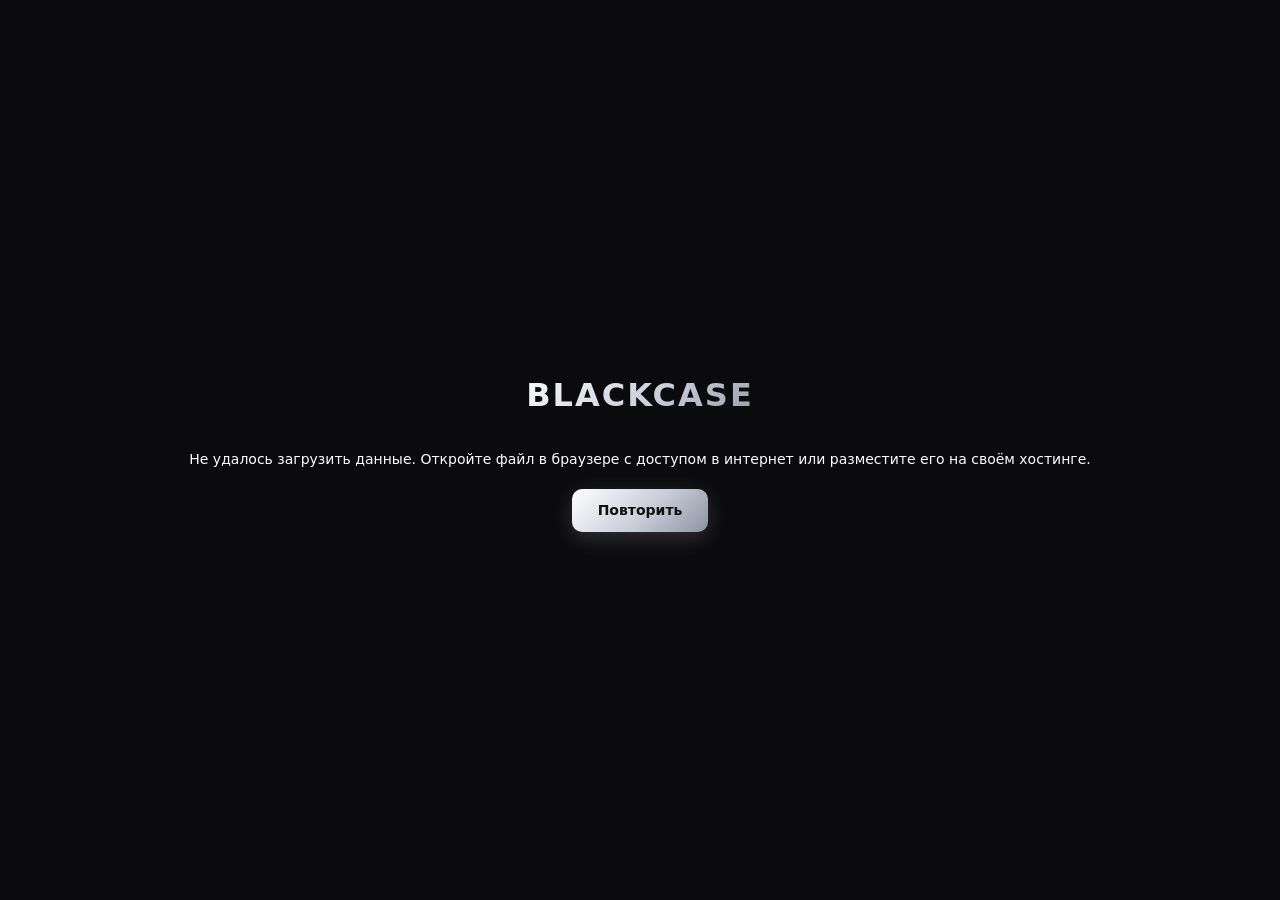
<file: blackcase/index.html>
<!DOCTYPE html>
<html lang="ru">
<head>
<meta charset="utf-8">
<meta name="viewport" content="width=device-width, initial-scale=1, viewport-fit=cover">
<title>BLACKCASE · кейсы, батлы, апгрейдер</title>
<style>
:root{color-scheme:dark;--bg:#0b0b0e;--p:#15161b;--p2:#1e2027;--b:rgba(255,255,255,.08);--mu:#8d93a1;--ac:linear-gradient(135deg,#ffffff 0%,#c9cdd8 55%,#8e93a1 100%);--gr:#52e08a}
*{box-sizing:border-box}html,body{margin:0}
body{background:radial-gradient(900px 500px at 60% -150px,#2f313a,var(--bg) 65%) var(--bg);color:#fff;font:14px/1.45 system-ui,-apple-system,"Segoe UI",Roboto,sans-serif;min-height:100vh}
.app{display:flex;min-height:100vh;padding-top:env(safe-area-inset-top,0px);padding-bottom:env(safe-area-inset-bottom,0px)}
aside{width:200px;flex:none;background:var(--p);border-right:1px solid var(--b);padding:18px 12px;position:sticky;top:0;height:100vh;display:flex;flex-direction:column;gap:6px}
.logo{font-weight:900;font-size:1.35rem;letter-spacing:2px;padding:4px 10px 16px;cursor:pointer;user-select:none;background:var(--ac);-webkit-background-clip:text;background-clip:text;-webkit-text-fill-color:transparent}
aside button{font:inherit;text-align:left;color:#b9bfdc;background:none;border:0;border-radius:10px;padding:11px 14px;cursor:pointer;transition:.2s}
aside button:hover{background:var(--p2)}aside button.on{background:var(--ac);color:#111;font-weight:800;box-shadow:0 6px 20px rgba(255,255,255,.16)}
.main{flex:1;min-width:0;padding:12px 18px 30px}
.top{display:flex;gap:14px;align-items:center;justify-content:space-between;margin-bottom:14px}
#tick{display:flex;gap:8px;overflow:hidden;flex:1;min-width:0;mask-image:linear-gradient(90deg,#000 85%,transparent);-webkit-mask-image:linear-gradient(90deg,#000 85%,transparent)}
.mi{flex:none;width:92px;height:62px;border-radius:8px;background:radial-gradient(circle at 50% 40%,color-mix(in srgb,var(--c) 30%,transparent),var(--p));border-bottom:2px solid var(--c);text-align:center;overflow:hidden}
.mi img{height:44px;object-fit:contain}.mi small{display:block;font-size:.58rem;color:var(--mu);line-height:1}
.me{display:flex;gap:8px;align-items:center;flex:none}
.chip{font:inherit;color:#c9ceea;background:var(--p);border:1px solid var(--b);border-radius:10px;padding:8px 14px;cursor:pointer;transition:.2s}.chip:hover{border-color:#e3e6ee}.chip.on{background:var(--ac);color:#111;font-weight:700;border-color:transparent}
.btn{font:inherit;font-weight:800;color:#111;background:var(--ac);border:0;border-radius:10px;padding:11px 26px;cursor:pointer;box-shadow:0 6px 22px rgba(255,255,255,.16);transition:.2s}.btn:hover{filter:brightness(1.1);transform:translateY(-1px)}.btn.alt{background:var(--p2);color:#fff;box-shadow:none}.btn.sm{padding:5px 12px;font-size:.75rem}
.pan{background:var(--p);border:1px solid var(--b);border-radius:14px;padding:18px;margin-bottom:16px}.c{text-align:center}h2,h3,h4{margin:8px 0 10px}
input,select{font:inherit;color:#fff;background:var(--p2);border:1px solid var(--b);border-radius:10px;padding:10px 14px;width:100%;margin-bottom:12px}
.cg{display:grid;grid-template-columns:repeat(5,1fr);gap:16px;margin-bottom:10px}@media(max-width:1250px){.cg{grid-template-columns:repeat(4,1fr)}}@media(max-width:950px){.cg{grid-template-columns:repeat(3,1fr)}}@media(max-width:600px){.cg{grid-template-columns:repeat(2,1fr)}}
.cc{cursor:pointer;position:relative;display:flex;flex-direction:column;text-align:center;padding:12px 12px 14px;border-radius:14px;border:1px solid var(--b);background:linear-gradient(#e3e6ee,#e3e6ee) 0 0/0 2px no-repeat,linear-gradient(#e3e6ee,#e3e6ee) 100% 0/2px 0 no-repeat,linear-gradient(#e3e6ee,#e3e6ee) 100% 100%/0 2px no-repeat,linear-gradient(#e3e6ee,#e3e6ee) 0 100%/2px 0 no-repeat,radial-gradient(circle at 50% 38%,#383a44,var(--p) 72%) 0 0/100% 100% no-repeat;transition:background-size .28s cubic-bezier(0,.98,.51,.93),transform .25s,box-shadow .25s}
.cc:hover{transform:translateY(-5px);background-size:100% 2px,2px 100%,100% 2px,2px 100%,100% 100%;box-shadow:0 12px 34px rgba(255,255,255,.12)}
.cc img{width:100%;aspect-ratio:1;object-fit:contain;margin:4px 0 8px;filter:drop-shadow(0 8px 14px rgba(0,0,0,.65));transition:transform .25s}.cc:hover img{transform:scale(1.05)}
.cc .ti{text-align:left;min-height:2.8em}.cc .ti h3{margin:0;font-size:1rem;white-space:nowrap;overflow:hidden;text-overflow:ellipsis}.cc .ti span{color:var(--mu);font-size:.72rem}.cc .pb{margin-top:auto;display:flex;justify-content:flex-end}
.pr{display:inline-block;min-width:78px;padding:4px 14px;border-radius:8px;background:#0b0d18;border:1px solid rgba(255,255,255,.35);color:var(--gr);font-weight:800}
.ctl{display:flex;align-items:center;gap:16px;margin:30px 0 18px;color:#c4c8d4;text-transform:uppercase;letter-spacing:3px;font-weight:800;font-size:.95rem}.ctl:first-child{margin-top:8px}.ctl::before,.ctl::after{content:"";flex:1;height:1px;background:linear-gradient(90deg,transparent,rgba(255,255,255,.3))}.ctl::after{transform:scaleX(-1)}
.chi{width:150px;max-width:40vw;aspect-ratio:1;object-fit:contain;filter:drop-shadow(0 8px 16px rgba(0,0,0,.6))}
.it{width:150px;flex:none;margin:5px;padding:8px 6px;border-radius:10px;text-align:center;background:radial-gradient(circle at 50% 38%,color-mix(in srgb,var(--c) 34%,transparent),var(--p2) 75%);border-bottom:3px solid var(--c);font-size:.7rem;position:relative}
.it img{width:120px;height:90px;object-fit:contain;filter:drop-shadow(0 4px 8px rgba(0,0,0,.6))}.it small,.it b{display:block;white-space:nowrap;overflow:hidden;text-overflow:ellipsis}.it small{color:var(--mu)}.it i{font-style:normal;color:var(--gr);font-weight:800}.it em{position:absolute;top:6px;right:8px;font-style:normal;font-size:.6rem;color:#cdd3f3}
.list{display:flex;flex-wrap:wrap}.pick{cursor:pointer}.sel .it{outline:2px solid #fff;box-shadow:0 0 22px var(--c)}.scroll{max-height:380px;overflow:auto}
.rl{position:relative;overflow:hidden;margin:12px 0;border-radius:12px;background:#080a14;mask-image:linear-gradient(90deg,transparent,#000 8%,#000 92%,transparent);-webkit-mask-image:linear-gradient(90deg,transparent,#000 8%,#000 92%,transparent)}
.rl::after{content:"";position:absolute;left:50%;top:0;bottom:0;width:3px;background:#fff;box-shadow:0 0 18px 3px rgba(255,255,255,.8);z-index:2}
.tr{display:flex;will-change:transform}.res{margin:10px 0}.row{display:flex;flex-wrap:wrap;gap:8px;align-items:center;justify-content:center;margin:12px 0}
.hero{display:flex;gap:18px;align-items:center;justify-content:center;flex-wrap:wrap}.hero img{width:220px;max-width:60vw;aspect-ratio:1;object-fit:cover;border-radius:16px;box-shadow:0 10px 30px rgba(0,0,0,.6)}
.two{display:grid;grid-template-columns:repeat(auto-fit,minmax(300px,1fr));gap:16px}svg.ring{max-width:260px;width:100%}#pt{transform-origin:150px 150px}
.lob{display:flex;justify-content:space-between;align-items:center;gap:12px;margin-bottom:8px;padding:12px 16px;background:var(--p2);border-radius:12px;flex-wrap:wrap}
.lob img{height:44px}.dot{display:inline-block;width:14px;height:14px;border-radius:50%;background:#353741;margin:0 2px}.dot.f{background:var(--gr)}
.bcols{display:grid;grid-template-columns:repeat(var(--n),1fr);gap:10px}.bcols .pan{padding:10px;margin:0}.bcols .it{width:100%;margin:4px 0}.win{box-shadow:0 0 36px rgba(255,255,255,.4);border-color:#fff}
#ld{position:fixed;inset:0;z-index:20;background:var(--bg);display:flex;flex-direction:column;align-items:center;justify-content:center;gap:14px;text-align:center;padding:20px}
#t{position:fixed;left:50%;bottom:calc(22px + env(safe-area-inset-bottom,0px));transform:translate(-50%,30px);opacity:0;padding:11px 22px;border-radius:10px;background:var(--ac);color:#111;font-weight:800;transition:.3s;z-index:30;pointer-events:none}#t.on{opacity:1;transform:translate(-50%,0)}
.cs{display:flex;align-items:center;gap:8px}.ph2{color:var(--mu);padding:30px;text-align:center;width:100%}
.note{color:var(--mu);font-size:.72rem;text-align:center;margin-top:20px}
.uc{display:flex;gap:12px;align-items:center;line-height:1.15}.un,.bl{display:flex;flex-direction:column;gap:2px}.uc small{color:var(--mu);font-size:.68rem}.nk{font-size:.86rem;cursor:pointer;max-width:130px;overflow:hidden;text-overflow:ellipsis;white-space:nowrap}.bl{padding-left:12px;border-left:1px solid var(--b)}#bal{font-size:.95rem;font-weight:800;color:var(--gr)}
.av{width:42px;height:42px;border-radius:50%;display:grid;place-items:center;font-weight:800;color:#111;object-fit:cover;flex:none;border:2px solid rgba(255,255,255,.3)}.ib{width:36px;height:36px;display:grid;place-items:center;background:transparent;border:1px solid var(--b);border-radius:10px;color:#aeb3c4;cursor:pointer;transition:.2s}.ib:hover{color:#fff;border-color:#e3e6ee;background:var(--p2)}
.ut{text-align:center;letter-spacing:1px;font-weight:700;margin:6px 0 14px}.ug{display:grid;grid-template-columns:1fr 310px 1fr;gap:14px;align-items:stretch;margin-bottom:14px}.lists{display:grid;grid-template-columns:1fr 1fr;gap:14px}
.up-p{background:linear-gradient(160deg,var(--p2),var(--p));border:1px solid var(--b);border-radius:12px;padding:14px;min-width:0}.hd{font-weight:700;margin-bottom:10px}.sg{display:flex;flex-wrap:wrap;justify-content:center;min-height:190px;align-content:flex-start}.sg .it{width:112px;margin:4px;font-size:.62rem}.sg .it img{width:84px;height:62px}.sg.one .it{width:190px}.sg.one .it img{width:150px;height:112px}
.ph{color:var(--mu);margin:auto;padding:60px 10px;text-align:center;width:100%}.sm{margin-top:8px;color:var(--mu)}.sm b{color:var(--gr)}.dial{display:grid;place-items:center}.dial svg{width:100%;max-width:310px}
.slid{display:flex;align-items:center;gap:10px;font-size:.78rem;color:var(--mu)}.slid input{margin:0;padding:0;flex:1;accent-color:#d9dce5}.slid b{color:#fff;min-width:56px;text-align:right}.btn.big{width:100%;padding:16px;font-size:1.05rem;letter-spacing:1px}.mlt{margin:0;justify-content:flex-end}
.flt{display:flex;flex-wrap:wrap;gap:6px;align-items:center;margin-bottom:10px}.flt input,.flt select{width:auto;flex:1;min-width:70px;margin:0;padding:7px 10px}.flt b{flex:100%;color:var(--mu)}
@media(max-width:900px){.ug,.lists{grid-template-columns:1fr}.mlt{justify-content:center}.uc small:first-child{display:none}}
@media(max-width:800px){.app{flex-direction:column}aside{width:100%;height:auto;position:static;flex-direction:row;overflow-x:auto;padding:8px}.logo{padding:8px 10px}aside button{white-space:nowrap}.bcols .it{font-size:.58rem}.bcols .it img{width:70px;height:52px}.it{width:130px}}
.ch{text-align:center;margin:18px 0 6px}.ch small{display:block;color:var(--mu);letter-spacing:3px;font-size:.7rem;font-weight:700}.ch h2{margin:4px 0;font-size:2rem;letter-spacing:1px}
.cnt{display:flex;gap:6px;align-items:center;justify-content:center;margin:18px 0 14px;color:var(--mu);flex-wrap:wrap}
.cnt b{min-width:38px;text-align:center;padding:8px;border:1px solid transparent;color:#fff;cursor:pointer;font-size:1.05rem;transition:.15s;user-select:none}.cnt b:hover{background:var(--p2)}.cnt b.on{border-color:#fff;background:var(--p2);box-shadow:0 0 14px rgba(255,255,255,.18)}
.ob{font:inherit;font-weight:800;color:#fff;background:linear-gradient(180deg,rgba(255,255,255,.14),rgba(255,255,255,.04));border:1px solid rgba(255,255,255,.65);padding:15px 28px;cursor:pointer;letter-spacing:.5px;transition:.2s}.ob:hover{background:var(--ac);color:#111}
.rl.s .it{width:100px;font-size:.58rem;margin:3px 5px}.rl.s .it img{width:76px;height:54px}.rl.s{margin:6px 0}
.snd{margin-top:auto}
.um{display:flex;gap:6px;justify-content:center;flex-wrap:wrap;margin-bottom:8px}.umh{color:var(--mu);font-size:.7rem;text-align:center;min-height:2.2em;margin-bottom:6px}
.pt2{text-align:center;letter-spacing:3px;font-size:1.5rem;margin:6px 0 16px}
.pf{display:grid;grid-template-columns:1fr 1.15fr 1fr;gap:14px;margin-bottom:26px}@media(max-width:900px){.pf{grid-template-columns:1fr}}
.pfb{background:linear-gradient(160deg,var(--p2),var(--p));border:1px solid var(--b);padding:16px;min-width:0}
.pfb .tl{font-weight:800;letter-spacing:1px;margin-bottom:12px;text-transform:uppercase}.pfb .tl small{display:block;color:var(--mu);font-weight:500;letter-spacing:0;text-transform:none;font-size:.72rem}
.stt{display:flex;gap:22px;flex-wrap:wrap}.stt div{display:flex;flex-direction:column;align-items:center;gap:2px;font-size:1.4rem;font-weight:800}.stt small{color:var(--mu);font-size:.66rem;font-weight:500;text-align:center}
.pcn{text-align:center}.pcn .av{width:84px;height:84px;margin:0 auto 8px;font-size:2rem}.pcn b.nm{font-size:1.1rem}
.pcn .bz{display:flex;justify-content:center;gap:14px;align-items:center;margin:10px 0 14px;font-size:1.3rem;font-weight:800;color:var(--gr)}
.bd1{display:flex;gap:12px;align-items:center;justify-content:space-between}.bd1 img{width:120px;max-width:45%;object-fit:contain;filter:drop-shadow(0 4px 8px #000a)}.bd1 p{margin:2px 0}.bd1 .pz{color:#ee6f3c;font-weight:800}
.fs{display:flex;justify-content:space-between;gap:10px;align-items:center;flex-wrap:wrap;margin:6px 0 10px}
.drops{display:grid;grid-template-columns:repeat(auto-fill,minmax(158px,1fr));gap:12px}
.dc{border:1px solid #29313f;background:var(--p);position:relative;min-width:0}
.dc .bd{height:168px;position:relative;padding-top:8px;background:radial-gradient(ellipse at 50% 38%,color-mix(in srgb,var(--c) 38%,#10131c),#0c0e15 80%)}
.dc .bd img{display:block;margin:0 auto;width:136px;height:100px;object-fit:contain;filter:brightness(1.15) drop-shadow(0 4px 8px #000a)}
.dc .tt{position:absolute;left:8px;bottom:5px;width:calc(100% - 16px);overflow:hidden;white-space:nowrap;text-overflow:ellipsis;font-size:.86rem;line-height:1.25}.dc .tt span{font-size:.75rem;color:#c5cad8}
.dc .pp{position:absolute;left:0;bottom:44px;background:rgba(43,51,66,.85);padding:2px 8px;font-weight:700;color:#ee6f3c;font-size:.9rem}
.dc .si{position:absolute;top:8px;left:8px;width:26px;height:26px;display:grid;place-items:center;font-size:.8rem;border-radius:50%;background:rgba(0,0,0,.5);cursor:help;z-index:2}
.dc em{position:absolute;top:10px;right:8px;font-style:normal;font-size:.62rem;color:#cdd3f3}
.dc .ft{display:flex;border-top:3px solid var(--c)}
.dc .ft a{flex:1;height:34px;display:grid;place-items:center;border-right:1px solid #2d3343;cursor:pointer;color:#e7e9f0;transition:.15s;user-select:none;font-weight:800}.dc .ft a:last-child{border:0}.dc .ft a:hover{background:rgba(12,12,14,.92)}.dc .ft a:hover svg{transform:scale(1.15)}
.dc .ft a.d{cursor:not-allowed;color:#3b4558}.dc .ft a.d:hover{background:none}.dc .ft a.d:hover svg{transform:none}.dc .ft a.h{cursor:help;color:#ababab}
.dc.gone .bd{filter:grayscale(.55);opacity:.72}
.um .chip{padding:6px 10px;font-size:.8rem}
@media(max-width:800px){.snd{margin:0 0 0 auto}}
.btn.sm:not(.alt){color:#111;margin-top:0}.btn.alt.sm{color:#fff}
</style>
</head>
<body>
<div id="ld"><div class="logo" style="font-size:2rem">BLACKCASE</div><div id="lt">Загружаю каталог скинов…</div></div>
<div class="app">
<aside id="side"></aside>
<div class="main">
<div class="top"><div id="tick"></div><div class="me" id="usr"></div></div>
<main id="v"></main>
<div class="note">Сайт не связан с Valve и Steam. Картинки и названия предметов загружаются из открытых источников.</div>
</div></div>
<div id="t"></div>
<script>
const CI=['case1.jpg','case2.jpg'];
/* ===== Источники данных (грузятся в браузере) ===== */
const SRC='https://raw.githubusercontent.com/ByMykel/CSGO-API/main/public/api/en/',PRICES='https://prices.csgotrader.app/latest/prices_v6.json',NBU='https://bank.gov.ua/NBUStatService/v1/statdirectory/exchange?valcode=USD&json';
const $=s=>document.querySelector(s),rnd=a=>a[Math.random()*a.length|0],sl=ms=>new Promise(r=>setTimeout(r,ms));
const RC=['#4b69ff','#8847ff','#d32ce6','#eb4b4b','#ffd700'],RN=['Mil-Spec','Restricted','Classified','Covert','Rare Special'],BASE=[79.92,15.98,3.2,.64,.26],EST=[.4,2,7,28,180],PM=.65;
const WN=['Factory New','Minimal Wear','Field-Tested','Well-Worn','Battle-Scarred'],WW=[3,7,33,24,33],WR=['Прямо с завода','Немного поношенное','После полевых испытаний','Поношенное','Закалённое в боях'],WA=['FN','MW','FT','WW','BS'],TM={'Mil-Spec Grade':0,'Restricted':1,'Classified':2,'Covert':3};
(function(){const p=new URLSearchParams(location.search),c=p.get('openid.claimed_id'),m=c&&c.match(/\/openid\/id\/(\d{17})$/);if(m&&p.get('openid.mode')=='id_res'){try{localStorage.setItem('bc_id',m[1])}catch(e){}history.replaceState(null,'',location.pathname)}})();
let ID='';try{ID=localStorage.getItem('bc_id')||''}catch(e){}
let SK={},CS=[],PR={},RATE=41.5,CAT=null,pm=0,S={bal:25,lock:1,inv:[]},tab='cases',oc=-1,Q='',busy=0,ang=0,fast=0,up=U0();
try{const d=JSON.parse(localStorage.getItem('bc4_'+(ID||'guest')));if(d&&d.inv)S=d}catch(e){}
if(!S.v3){S.v3=1;S.nc=0;S.ps=0;if(/^Игрок \d{4}$/.test(S.nick||''))S.nick=''}
S.stt=S.stt||{c:0,u:0,s:0,b:null};S.log=S.log||[];S.uid=S.uid||Date.now();S.inv.forEach(x=>{if(!x.u)x.u=++S.uid;if(!x.t)x.t=0});
const save=()=>{try{localStorage.setItem('bc4_'+(ID||'guest'),JSON.stringify(S))}catch(e){}};
function F0(k){return{sb:'p',s:'a',lo:'',hi:'',q:'',k:k||'',n:60}}
function U0(){return{sel:[],add:0,tg:null,tf:F0(''),mf:F0()}}
let INV=Object.assign(F0(),{sb:'t',s:'d',f:'all'}),cnt=1,um=S.um==null?1:S.um;
const f=v=>'₴'+(v>=1000?Math.round(v).toLocaleString('uk-UA'):v.toFixed(2)),img=u=>u+'/200fx150f';
const tierS=s=>s.st?0:/Knives|Gloves/.test(s.category.name)?4:(TM[s.rarity.name]??0);
const PV=o=>{if(o==null)return 0;if(typeof o=='object')return PV(o.price)||PV(o.starting_at)||PV(o.suggested_price)||PV(o.highest_order)||PV(o.median_price)||PV(o.min_price)||0;return +o>0?+o:0},
PK=['skinport','csgotrader','csmoney','buff163','bitskins','lootfarm','swapgg','cstrade','skinbaron','csgoempire','waxpeer','white'],
TOPN={'AWP | Dragon Lore':1450,'AWP | Gungnir':1400,'M4A4 | Howl':1300,'AK-47 | Wild Lotus':1000,'AWP | Medusa':900,'M4A1-S | Knight':650,'AK-47 | Fire Serpent':450,'M4A4 | Poseidon':260,'AWP | Fade':120};
function pv(p){const s=p.steam||{};let v=+s.last_24h||+s.last_7d||+s.last_30d||+s.last_90d;if(v)return v;for(const k of PK){v=PV(p[k]);if(v)return v}for(const k in p){v=PV(p[k]);if(v)return v}return 0}
function usd(h){const p=PR[h];if(!p)return null;const v=pv(p);return v?v*PM:null}
const hn=(s,w)=>w?s.name+' ('+w+')':s.name,dn=s=>s.ru||s.name;
function pUSD(s,w,t){const v=usd(hn(s,w));if(v)return v;let h=2166136261;for(const c of s.id+'|'+w){h^=c.charCodeAt(0);h=Math.imul(h,16777619)}const u=((h>>>0)%100000)/100000,k=[1,.8,.62,.5,.42][WN.indexOf(w)]||1;return EST[t]*Math.exp((u-.5)*2.4)*k}
const wl=s=>(s.wears||[]).map(w=>w.name);
function rw(s){const a=wl(s);if(!a.length)return'';let r=Math.random()*a.reduce((x,w)=>x+WW[WN.indexOf(w)],0);for(const w of a){r-=WW[WN.indexOf(w)];if(r<0)return w}return a[0]}
const dw=s=>{const a=wl(s);return a.includes('Field-Tested')?'Field-Tested':a[0]||''};
const mk=(s,t,w)=>({n:dn(s),e:s.name,im:s.image,r:t,w,k:s.st?'t':/Knives|Gloves/.test(s.category.name)?'k':'w',p:+(pUSD(s,w,t)*RATE).toFixed(2)});
function avg(s,t){if(s._a)return s._a;const a=wl(s);const w=a.length?a:[''];return s._a=w.reduce((x,y)=>x+pUSD(s,y,t),0)/w.length*RATE}
const tierP=p=>p<5?0:p<30?1:p<120?2:p<400?3:4;
const spread=(a,n)=>a.length<=n?a:Array.from({length:n},(_,i)=>a[Math.round(i*(a.length-1)/(n-1))]);
const crate=(l,c)=>'data:image/svg+xml,'+encodeURIComponent(`<svg xmlns="http://www.w3.org/2000/svg" viewBox="0 0 200 150"><defs><linearGradient id="a" x1="0" y1="0" x2="1" y2="1"><stop offset="0" stop-color="#f4f5f8"/><stop offset="1" stop-color="${c}"/></linearGradient></defs><path d="M30 55l70-30 70 30v60l-70 30-70-30z" fill="url(#a)"/><path d="M30 55l70 30 70-30M100 85v60" fill="none" stroke="#111" stroke-opacity=".35" stroke-width="3"/><rect x="68" y="92" width="64" height="26" rx="6" fill="#0b0b0e" fill-opacity=".85"/><text x="100" y="111" text-anchor="middle" font-family="Arial" font-weight="900" font-size="16" fill="#fff">${l}</text></svg>`);
let stOK=0;const skipSt=s=>s.st&&stOK&&!usd(s.name);
const rng=seed=>()=>{seed|=0;seed=seed+0x6D2B79F5|0;let t=Math.imul(seed^seed>>>15,1|seed);t=t+Math.imul(t^t>>>7,61|t)^t;return((t^t>>>14)>>>0)/4294967296};
const geo=(a,b,n)=>Array.from({length:n},(_,i)=>a*Math.pow(b/a,i/(n-1)));
const stn=n=>n.startsWith('★ ')?'★ StatTrak™ '+n.slice(2):'StatTrak™ '+n;
function vars(fn){const o=[];for(const s of Object.values(SK)){if(s.st||!fn(s))continue;const a=wl(s);for(const w of a.length?a:['']){if(pm&&!usd(hn(s,w)))continue;const p=+(pUSD(s,w,tierS(s))*RATE).toFixed(2);if(p>=.5)o.push({s,w,p})}}return o}
function svars(){const o=[];for(const s of Object.values(SK)){if(!s.st||skipSt(s))continue;const p=+(pUSD(s,'',0)*RATE).toFixed(2);if(p>=.5)o.push({s,w:'',p})}return o}
function nr(V,t,used,R){const c=V.filter(v=>!used.has(v.s.id)).sort((a,b)=>Math.abs(Math.log(a.p/t))-Math.abs(Math.log(b.p/t))).slice(0,3);return c.length?c[R()*c.length|0]:null}
const itm=(v,n,p,e)=>({n:n||dn(v.s),e:e||v.s.name,im:v.s.image,w:v.w,p:p==null?v.p:p,st:0});
function mkCase(n,pr,im,pl,rtp){pl.sort((a,b)=>a.p-b.p);const mn=pl.length?pl[0].p*1.25:0;if(pr*rtp<mn)pr=Math.ceil(mn/rtp/5)*5;
const W=a=>pl.map(x=>Math.pow(x.p,-a)),ev=a=>{let s=0,t=0;W(a).forEach((v,i)=>{s+=v*pl[i].p;t+=v});return s/t},tg=pr*rtp;let lo=0,hi=30;for(let i=0;i<50;i++){const m=(lo+hi)/2;ev(m)>tg?lo=m:hi=m}
const ws=W(hi),tot=ws.reduce((a,b)=>a+b);pl.forEach(x=>{x.r=tierP(x.p)});return{n,pr,im,pool:pl,ws,tot}}
const STW=['AWP','SSG 08','SCAR-20'];
function mkCases(){const R=rng(20261025),used=new Set(),isG=s=>!/Knives|Gloves|Equipment|Sticker/.test(s.category.name),stOf=(A,cap)=>{const o=[];for(const v of A){if(!v.s.stattrak)continue;const pu=usd(stn(v.s.name)+' ('+v.w+')'),p=pu?pu*RATE:(pm?0:v.p*1.6);if(p>=1&&p<=cap)o.push(itm(v,stn(dn(v.s)),+p.toFixed(2),stn(v.s.name)))}return o};
/* Кейс 1: только скины на оружие (без AWP/SSG 08/SCAR-20), 30 скинов + 5 StatTrak-версий */
const V1=vars(s=>isG(s)&&!(s.weapon&&STW.includes(s.weapon.name))).filter(v=>v.p<=3000),A=[];
for(const t of geo(2,2500,30)){const v=nr(V1,t,used,R);if(v){used.add(v.s.id);A.push(v)}}
for(let i=0;A.length<30&&i<40;i++){const v=nr(V1,2+R()*2000,used,R);if(v){used.add(v.s.id);A.push(v)}}
const c1=A.map(v=>itm(v));c1.push(...spread(stOf(A,3500),5));
/* Кейс 2: AWP + SSG 08 + SCAR-20 (30 разных скинов) + 4 StatTrak-версии, до ₴1000 */
const V2=vars(s=>isG(s)&&s.weapon&&STW.includes(s.weapon.name)).filter(v=>v.p<=1000),B=[];
for(const [w,n,top] of [['AWP',14,1000],['SSG 08',8,700],['SCAR-20',8,700]]){const Vw=V2.filter(v=>v.s.weapon.name==w);if(!Vw.length)continue;const mn=Math.max(1,Math.min(...Vw.map(v=>v.p)));
for(const t of geo(mn,Math.max(top,mn*2),n)){const v=nr(Vw,t,used,R);if(v){used.add(v.s.id);B.push(v)}}}
const c2=B.map(v=>itm(v));c2.push(...spread(stOf(B,1200),4));
const SER='Серийные кейсы',FIR='Фирменные кейсы',mc=(n,pr,im,pl,rtp,g,gs,l,col)=>{const c=mkCase(n,pr,im,pl,rtp);c.g=g;c.gs=gs;c.fb=crate(l,col);return c};
const VA=vars(isG),VB=vars(s=>!/Equipment|Sticker/.test(s.category.name)),band=(V,n,lo,hi)=>{const W=V.filter(v=>v.p>=lo&&v.p<=hi),o=[];for(const t of geo(lo,hi,n)){const v=nr(W,t,used,R);if(v){used.add(v.s.id);o.push(itm(v))}}return o};
/* [название, цена, картинка, [шт,от,до] основные, [шт,от,до] дорогие, подпись, цвет] */
const FB=[['Major 2021',249,'major2021.jpg',[34,80,1250],[4,1250,6000],'M21','#ffb347'],['Major 2022',333,'major2022.jpg',[31,120,1250],[6,1250,8000],'M22','#d32ce6'],['Major 2024',399,'major2024.jpg',[32,150,1500],[6,1500,10000],'M24','#8847ff'],['Major 2025',449,'major2025.jpg',[34,200,1800],[6,1800,15000],'M25','#eb4b4b'],['Euro 2020',199,'euro2020.jpg',[30,60,900],[4,900,4000],'E20','#4b69ff']];
const br=FB.map(([n,pr,im,a,b,l,col])=>mc(n,pr,im,[...band(VA,...a),...band(VB,...b)],.62,FIR,'ФИРМЕННЫЙ КЕЙС',l,col));
return[mc('Первый',25,CI[0],c1,.35,SER,'СЕРИЙНЫЙ КЕЙС','№1','#8e93a1'),mc('Мечта авапера',67,CI[1],c2,.35,SER,'СЕРИЙНЫЙ КЕЙС','AWP','#8e93a1'),...br].filter(c=>c.pool.length)}
function pick(c){let r=Math.random()*c.tot,i=0;while(i<c.pool.length-1&&r>=c.ws[i]){r-=c.ws[i];i++}const x=c.pool[i];return{n:x.n,im:x.im,r:x.r,w:x.w,p:x.p}}
const ab=w=>WA[WN.indexOf(w)]||'';
const card=x=>{const p=x.n.split(' | ');return`<div class="it" style="--c:${RC[x.r]}"><em title="${x.w}">${ab(x.w)}</em><img src="${img(x.im)}" loading="lazy" referrerpolicy="no-referrer" alt=""><small>${p[0]}</small><b>${p[1]||'Обычный'}</b><i>${f(x.p)}</i></div>`};
function t(m){const e=$('#t');e.textContent=m;e.classList.add('on');clearTimeout(t.h);t.h=setTimeout(()=>e.classList.remove('on'),2300)}
const bal=()=>{const e=$('#bal');if(!e)return;e.textContent=f(S.bal)+(S.lock?' 🔒':'');e.title=S.lock?'Заблокировано до пополнения от ₴100':''};
const TABS={cases:'📦 Кейсы',up:'⬆️ Апгрейд',inv:'🎒 Инвентарь'};
function go(x){if(busy)return t('Дождитесь окончания');up=U0();tab=x;oc=-1;render()}
function home(){if(busy)return t('Дождитесь окончания');tab='cases';oc=-1;Q='';render();scrollTo(0,0)}
function login(){if(!/^https?:$/.test(location.protocol))return t('Вход через Steam работает, когда сайт открыт по http(s), а не как файл');const r=location.origin+location.pathname,ns='http://specs.openid.net/auth/2.0';
location.href='https://steamcommunity.com/openid/login?'+new URLSearchParams({'openid.ns':ns,'openid.mode':'checkid_setup','openid.return_to':r,'openid.realm':location.origin,'openid.identity':ns+'/identifier_select','openid.claimed_id':ns+'/identifier_select'})}
function logout(){try{localStorage.removeItem('bc_id')}catch(e){}location.href=location.pathname}
const nick=()=>S.nick||'Игрок '+ID.slice(-4);
const ava=()=>{if(S.ava)return`<img class="av" src="${S.ava}" referrerpolicy="no-referrer" alt="" onerror="S.ava='';usr()">`;const h=+ID.slice(-3)%360;return`<span class="av" style="background:linear-gradient(135deg,hsl(${h} 12% 82%),hsl(${h} 10% 38%))">${nick()[0].toUpperCase()}</span>`};
function rename(){const n=prompt('Ваш ник',nick());if(n&&n.trim()&&n.trim()!==nick()){S.nick=n.trim().slice(0,24);S.nc=1;save();usr()}}
const IC=d=>`<svg width="18" height="18" viewBox="0 0 24 24" fill="none" stroke="currentColor" stroke-width="1.8" stroke-linecap="round" stroke-linejoin="round">${d}</svg>`;
function usr(){if(!ID){$('#usr').innerHTML='<button class="btn sm" onclick="login()">Войти через Steam</button>';return}
$('#usr').innerHTML=`<div class="uc">${ava()}<div class="un"><small>Привет,</small><b class="nk" title="Изменить ник" onclick="rename()">${nick()}</b></div><div class="bl"><small>На счете</small><b id="bal"></b></div><button class="ib" title="Пополнить баланс" onclick="topup()">${IC('<path d="M3 7a2 2 0 0 1 2-2h12v4"/><path d="M3 7v11a2 2 0 0 0 2 2h14a1 1 0 0 0 1-1v-9a1 1 0 0 0-1-1H5a2 2 0 0 1-2-2"/><circle cx="16.5" cy="14.5" r="1.2"/>')}</button><button class="ib" title="Обновить профиль Steam" onclick="refProf()">${IC('<path d="M21 12a9 9 0 1 1-3-6.7"/><path d="M21 4v5h-5"/>')}</button><button class="ib" title="Выйти" onclick="logout()">${IC('<path d="M9 4H5a2 2 0 0 0-2 2v12a2 2 0 0 0 2 2h4"/><path d="M16 17l5-5-5-5"/><path d="M21 12H9"/>')}</button></div>`;bal()}
const PX=[u=>u,u=>'https://api.allorigins.win/raw?url='+encodeURIComponent(u),u=>'https://corsproxy.io/?url='+encodeURIComponent(u),u=>'https://corsproxy.io/?'+encodeURIComponent(u),u=>'https://api.codetabs.com/v1/proxy/?quest='+encodeURIComponent(u),u=>'https://thingproxy.freeboard.io/fetch/'+u];
async function ftx(u,ms){const c=new AbortController(),h=setTimeout(()=>c.abort(),ms||9000);try{const r=await fetch(u,{signal:c.signal});if(!r.ok)throw 0;return await r.text()}finally{clearTimeout(h)}}
const pxl=(u,ok)=>Promise.any(PX.map(async p=>{const r=ok(await ftx(p(u)));if(!r)throw 0;return r}));
const pXml=x=>{const d=new DOMParser().parseFromString(x,'text/xml'),n=d.querySelector('steamID'),a=d.querySelector('avatarFull'),r={n:n?n.textContent.trim():'',a:a?a.textContent.trim():''};return r.n||r.a?r:null};
const pMini=x=>{const d=new DOMParser().parseFromString(x,'text/html'),n=d.querySelector('.persona'),a=d.querySelector('.playersection_avatar img'),r={n:n?n.textContent.trim():'',a:a?(a.getAttribute('src')||'').replace(/(_medium|_full)?\.jpg/,'_full.jpg'):''};return r.n||r.a?r:null};
const pHtml=x=>{const d=new DOMParser().parseFromString(x,'text/html'),n=d.querySelector('.actual_persona_name'),m=d.querySelector('meta[property="og:image"]'),r={n:n?n.textContent.trim():'',a:m?m.content:''};return r.n||r.a?r:null};
async function prof(){let n='',a='';const gt=async(u,f)=>{try{const r=await pxl(u,f);n=n||r.n;a=a||r.a}catch(e){}};
await gt('https://steamcommunity.com/profiles/'+ID+'?xml=1',pXml);
if(!n||!a)await gt('https://steamcommunity.com/miniprofile/'+(BigInt(ID)-76561197960265728n),pMini);
if(!n)await gt('https://steamcommunity.com/profiles/'+ID,pHtml);
if(n||a){if(n&&!S.nc)S.nick=n;if(a)S.ava=a;if(n)S.ps=1;save();usr();return n?1:0}return 0}
function refProf(){S.nc=0;t('Загружаю профиль Steam…');prof().then(ok=>t(ok?'Профиль Steam обновлён':'Не удалось получить профиль. Он должен быть открытым. Ник можно ввести вручную (клик по нику)'))}
function can(c){if(S.lock){t('Стартовые ₴25 разблокируются после пополнения от ₴100');topup();return 0}if(S.bal<c){t('Недостаточно средств');return 0}return 1}
function topup(){if(!ID){t('Сначала войдите через Steam');return login()}if($('#md'))return;const m=document.createElement('div');m.id='md';m.style.cssText='position:fixed;inset:0;z-index:25;background:rgba(0,0,0,.72);display:flex;align-items:center;justify-content:center;padding:16px';
m.innerHTML=`<div class="pan c" style="max-width:380px;width:100%;margin:0"><h3>Пополнение баланса</h3><p style="color:var(--mu)">Минимум ₴100. После первого пополнения разблокируются стартовые ₴25. Демо-режим: реальные платежи не подключены.</p><input id="am" type="number" min="100" step="50" value="100"><div class="row">${[100,250,500,1000].map(v=>`<button class="chip" onclick="$('#am').value=${v}">${v}</button>`).join('')}</div><div class="row"><button class="btn" onclick="dep()">Пополнить</button><button class="btn alt" onclick="$('#md').remove()">Отмена</button></div></div>`;document.body.appendChild(m)}
function dep(){const v=+$('#am').value;if(!(v>=100))return t('Минимальная сумма ₴100');S.bal+=v;t(S.lock?'Пополнено, ₴25 разблокированы':'Баланс пополнен');S.lock=0;save();bal();$('#md').remove()}
/* ===== Звук (WebAudio, без файлов) ===== */
const snd=(()=>{let ac,mg,nb,lt=0,on=true;try{on=localStorage.getItem('bc_snd')!=='0'}catch(e){}
const init=()=>{if(!ac){try{ac=new(window.AudioContext||window.webkitAudioContext)();mg=ac.createGain();mg.gain.value=.55;mg.connect(ac.destination)}catch(e){}}if(ac&&ac.state=='suspended')ac.resume()};
const ok=()=>on&&ac&&ac.state!='closed';
const tone=(fq,t0,d,ty,v,f2)=>{const o=ac.createOscillator(),g=ac.createGain();o.type=ty||'sine';o.frequency.setValueAtTime(fq,t0);if(f2)o.frequency.exponentialRampToValueAtTime(f2,t0+d);g.gain.setValueAtTime(.0001,t0);g.gain.exponentialRampToValueAtTime(v||.15,t0+.008);g.gain.exponentialRampToValueAtTime(.0001,t0+d);o.connect(g);g.connect(mg);o.start(t0);o.stop(t0+d+.03)};
const noise=(t0,d,v,f1,f2)=>{if(!nb){nb=ac.createBuffer(1,ac.sampleRate*.6,ac.sampleRate);const a=nb.getChannelData(0);for(let i=0;i<a.length;i++)a[i]=Math.random()*2-1}const s=ac.createBufferSource(),b=ac.createBiquadFilter(),g=ac.createGain();s.buffer=nb;b.type='bandpass';b.Q.value=1.2;b.frequency.setValueAtTime(f1,t0);if(f2)b.frequency.exponentialRampToValueAtTime(f2,t0+d);g.gain.setValueAtTime(.0001,t0);g.gain.exponentialRampToValueAtTime(v,t0+d*.3);g.gain.exponentialRampToValueAtTime(.0001,t0+d);s.connect(b);b.connect(g);g.connect(mg);s.start(t0);s.stop(t0+d+.02)};
const arp=(a,t0,gap,d,ty,v)=>a.forEach((x,i)=>tone(x,t0+i*gap,d,ty,v));
return{init,get on(){return on},
toggle(){on=!on;try{localStorage.setItem('bc_snd',on?'1':'0')}catch(e){}if(on)init();return on},
tick(v){if(!ok())return;const n=ac.currentTime;if(n-lt<.028)return;lt=n;tone(780+Math.random()*60,n,.045,'triangle',.16*(v||1),300);noise(n,.025,.12*(v||1),2600)},
click(){if(!ok())return;const n=ac.currentTime;tone(520,n,.09,'square',.07,240);noise(n,.04,.08,1800)},
sell(){if(!ok())return;const n=ac.currentTime;tone(1318,n,.07,'square',.07);tone(1760,n+.07,.28,'square',.07)},
lose(){if(!ok())return;const n=ac.currentTime;tone(300,n,.55,'sawtooth',.11,90);tone(150,n+.05,.55,'triangle',.14,60)},
win(r){if(!ok())return;const n=ac.currentTime;r=r|0;
if(r<=0){tone(587,n,.4,'sine',.18);tone(880,n+.09,.5,'sine',.12)}
else if(r==1){arp([523,659,784],n,.09,.45,'sine',.16)}
else if(r==2){noise(n,.45,.12,500,3000);arp([523,659,784,1047],n+.1,.09,.5,'triangle',.17);tone(130,n+.1,.8,'sawtooth',.05)}
else if(r==3){noise(n,.7,.16,300,4000);arp([392,523,659,784,1047],n+.15,.08,.6,'triangle',.18);[523,659,784].forEach(x=>tone(x,n+.62,1.1,'sine',.12));tone(98,n+.15,1.2,'sawtooth',.07)}
else{noise(n,1,.2,200,6000);arp([392,523,659,784,1047,1319,1568],n+.2,.075,.7,'triangle',.18);[523,659,784,1047].forEach(x=>tone(x,n+.85,1.8,'sine',.13));for(let i=0;i<8;i++)tone(2000+Math.random()*2500,n+1+i*.07,.15,'sine',.04);tone(65,n+.2,1.8,'sawtooth',.08)}}}})();
addEventListener('pointerdown',()=>snd.init(),{once:true});
function togSnd(b){b.textContent=snd.toggle()?'🔊 Звук вкл':'🔇 Звук выкл'}
const RM=matchMedia('(prefers-reduced-motion:reduce)').matches;
function anim(D,fn,done){const t0=performance.now();(function s(n){const p=Math.min(1,(n-t0)/D);fn(p);p<1?requestAnimationFrame(s):done()})(t0)}
function gain(w,src,cn){const x={...w,src,cn:cn||'',t:Date.now(),u:++S.uid};S.inv.push(x);if(src=='case')S.stt.c++;if(!S.stt.b||x.p>S.stt.b.p)S.stt.b={n:x.n,im:x.im,r:x.r,w:x.w,p:x.p,src,cn:cn||''};return x}
function logOut(x,st,sp){S.log.push({...x,st,sp:sp==null?x.p:sp,t2:Date.now()});if(S.log.length>400)S.log.shift()}
const IK={c:IC('<path d="M12 3l9 5-9 5-9-5z"/><path d="M3 13l9 5 9-5"/>'),u:IC('<path d="M12 19V5"/><path d="M6 11l6-6 6 6"/>'),s:'₴',w:IC('<path d="M12 4v11"/><path d="M7 10l5 5 5-5"/><path d="M5 20h14"/>')};
function ilist(){const A=S.inv.map((x,i)=>({...x,_i:i,_s:'inv'})),H=S.log.map(x=>({...x,_s:x.st}));
const L=INV.f=='inv'?A:INV.f=='sold'?H.filter(x=>x.st=='sold'):INV.f=='up'?H.filter(x=>x.st=='up'):[...A,...H];return flist(L,INV)}
const dt=t=>t?new Date(t).toLocaleString('ru-RU'):'';
function dcard(x){const p=x.n.split(' | '),inv=x._s=='inv',src=x.src=='up'?['⬆','Из апгрейда']:['📦','Из кейса'+(x.cn?' «'+x.cn+'»':'')],d=(c,t)=>`<a class="${c}" title="${t||''}">`;
const ft=inv?`${d('d','Контракты пока недоступны')}${IK.c}</a><a title="В апгрейд" onclick="goUp(${x._i})">${IK.u}</a><a title="Продать за ${f(x.p)}" onclick="sell(${x._i})">${IK.s}</a>${d('d','Вывод в Steam недоступен в симуляторе')}${IK.w}</a>`
:`${d('d')}${IK.c}</a>${x.st=='up'?d('d h','Использован в апгрейде · '+dt(x.t2)):d('d')}${IK.u}</a>${x.st=='sold'?d('d h','Продано за '+f(x.sp)+' · '+dt(x.t2)):d('d')}${IK.s}</a>${d('d')}${IK.w}</a>`;
return`<div class="dc ${inv?'':'gone'}" style="--c:${RC[x.r]}"><div class="bd"><span class="si" title="${src[1]}${x.t?' · '+dt(x.t):''}">${src[0]}</span><em title="${x.w||''}">${ab(x.w)}</em><img src="${img(x.im)}" loading="lazy" referrerpolicy="no-referrer" alt=""><div class="pp">${f(x.p)}</div><div class="tt">${p[0]}<br><span>${p[1]||'Обычный'}</span></div></div><div class="ft">${ft}</div></div>`}
function rinv(){if(tab!='inv')return;const A=S.inv,H=S.log,L=ilist(),m=INV.n,st=S.stt,b=st.b,fl=INV.q||INV.lo!==''||INV.hi!=='',act=L.filter(x=>x._s=='inv'),tot=act.reduce((a,x)=>a+x.p,0),cs=k=>H.filter(x=>x.st==k).length;
$('#ip').innerHTML=`<div class="pf"><div class="pfb"><div class="tl">Статистика<small>Аккаунта</small></div><div class="stt"><div title="Открыто кейсов">📦<span>${st.c}</span><small>кейсов</small></div><div title="Сделано апгрейдов">⬆️<span>${st.u}</span><small>апгрейдов</small></div><div title="Предметов в инвентаре">🎒<span>${A.length}</span><small>в инвентаре</small></div></div><div class="tl" style="margin-top:16px">Продано<small>на сумму</small></div><b style="color:var(--gr);font-size:1.2rem">${f(st.s)}</b></div>
<div class="pfb pcn">${ID?ava():'<span class="av" style="background:linear-gradient(135deg,#ddd,#555)">Г</span>'}<b class="nm">${ID?nick():'Гость'}</b><div class="bz">${f(S.bal)}${S.lock?' 🔒':''}</div>${ID?'<button class="btn sm" onclick="topup()">ПОПОЛНИТЬ</button>':'<button class="btn sm" onclick="login()">Войти через Steam</button>'}</div>
<div class="pfb"><div class="tl">Лучший дроп</div>${b?`<div class="bd1"><div><p><b>${b.n.length>26?b.n.slice(0,25)+'…':b.n}</b></p><p style="color:var(--mu);font-size:.78rem">${b.src=='up'?'⬆ Апгрейд':'📦 '+(b.cn||'Кейс')}</p><p class="pz">${f(b.p)}</p></div><img src="${img(b.im)}" referrerpolicy="no-referrer" alt=""></div>`:'<div class="ph" style="padding:20px 0">Пока нет дропа. Откройте кейс</div>'}</div></div>`;
$('#ifs').innerHTML=`<div class="fs"><div class="row" style="margin:0;justify-content:flex-start">${[['all','Весь дроп',A.length+H.length],['inv','В инвентаре',A.length],['sold','Продано',cs('sold')],['up','В апгрейде',cs('up')]].map(([k,l,n])=>`<button class="chip ${INV.f==k?'on':''}" onclick="FS('inv','f','${k}')">${l} (${n})</button>`).join('')}</div>${act.length?`<button class="btn sm" onclick="sellF()">Продать ${fl?'найденные':'все'} (${act.length}) за ${f(tot)}</button>`:'<span style="color:var(--mu)">Нет предметов для продажи</span>'}</div>`;
$('#il').innerHTML=L.slice(0,m).map(dcard).join('')||`<div class="ph2" style="grid-column:1/-1">${A.length+H.length?'Ничего не найдено':'Пока пусто. Откройте любой кейс'}</div>`;
$('#im').innerHTML=more('inv',L.length,m)}
function sellF(){const L=ilist().filter(x=>x._s=='inv');if(!L.length)return;const tot=L.reduce((a,x)=>a+x.p,0);if(!confirm('Продать '+L.length+' предметов за '+f(tot)+'?'))return;const ix=new Set(L.map(x=>x._i));S.inv.forEach((x,i)=>{if(ix.has(i))logOut(x,'sold')});S.bal+=tot;S.stt.s+=tot;S.inv=S.inv.filter((_,i)=>!ix.has(i));save();bal();snd.sell();rinv()}
function sell(i){const x=S.inv[i];if(!x)return;S.bal+=x.p;S.stt.s+=x.p;logOut(x,'sold');S.inv.splice(i,1);save();bal();snd.sell();if(tab=='inv')rinv()}
function sellIds(ids){let s=0;ids.forEach(u=>{const i=S.inv.findIndex(x=>x.u==u);if(i>=0){const x=S.inv[i];s+=x.p;logOut(x,'sold');S.inv.splice(i,1)}});S.bal+=s;S.stt.s+=s;save();bal();snd.sell()}
function goUp(i){if(busy)return;up=U0();up.sel=[i];tab='up';oc=-1;render();scrollTo(0,0)}
function setCnt(n){if(busy)return;cnt=n;document.querySelectorAll('.cnt b').forEach((b,i)=>b.classList.toggle('on',i+1==n));const c=CS[oc];document.querySelectorAll('.cpv').forEach(e=>e.textContent=f(c.pr*n));snd.click()}
const UMH=['Мгновенная крутка','Обычная крутка','Азартная крутка'];
const umh=()=>`<div class="um">${[['Быстрая',0],['Обычная',1],['Азартная',2]].map(([l,m])=>`<button class="chip ${um==m?'on':''}" onclick="setMode(${m})">${l}</button>`).join('')}</div><div class="umh">${UMH[um]}</div>`;
function setMode(m){if(busy)return;um=m;S.um=m;save();$('#umm').innerHTML=umh();snd.click()}
const UN=['Kuzya','n1ghtfox','Dimon_77','sh0t','Vasyl','Reaper','AlexM','toxic','Lena','mrBlack'],drops=[];
function addDrop(){const it=pick(rnd(CS));drops.unshift(it);drops.length=Math.min(drops.length,14);$('#tick').innerHTML=drops.map(x=>`<div class="mi" style="--c:${RC[x.r]}"><img src="${img(x.im)}" referrerpolicy="no-referrer" alt=""><small>${f(x.p)}</small></div>`).join('')}

/* ===== Страницы ===== */
const plu=n=>n%10==1&&n%100!=11?'предмет':n%10>=2&&n%10<=4&&(n%100<10||n%100>=20)?'предмета':'предметов';
function fb(e,i){e.onerror=null;e.src=CS[i].fb}
const cc=c=>`<div class="cc" onclick="oc=${CS.indexOf(c)};CF={q:'',so:CF.so,n:120};render();scrollTo(0,0)"><div class="ti"><h3>${c.n}</h3><span>${c.pool.length} ${plu(c.pool.length)}</span></div><img src="${c.im}" onerror="fb(this,${CS.indexOf(c)})" alt=""><div class="pb"><span class="pr">${f(c.pr)}</span></div></div>`;
const CATS=['Серийные кейсы','Фирменные кейсы'];
const clist=()=>{const q=Q.toLowerCase();return CATS.map(g=>{const L=CS.filter(c=>c.g==g&&c.n.toLowerCase().includes(q));return L.length?`<div class="ctl"><span>${g}</span></div><div class="cg">${L.map(cc).join('')}</div>`:''}).join('')||'<div class="ph2">Ничего не найдено</div>'};
const sq=v=>{Q=v;$('#cl').innerHTML=clist()};
let CF={q:'',so:1,n:120};
function cfr(){const c=CS[oc];if(!c)return;const q=CF.q.toLowerCase(),L=c.pool.filter(x=>(x.n+' '+(x.e||'')).toLowerCase().includes(q)).sort((a,b)=>CF.so==2?b.p-a.p:a.p-b.p);
$('#cts').innerHTML=L.slice(0,CF.n).map(x=>`<div class="c">${card(x)}</div>`).join('')||'<div class="ph2">Ничего не найдено</div>';
$('#cm').innerHTML=L.length>CF.n?`<button class="btn alt" onclick="CF.n+=200;cfr()">Показать ещё (${L.length-CF.n})</button>`:'';$('#cn').textContent=L.length}
const V={
cases:()=>{if(oc<0)return`<input placeholder="Поиск кейса" value="${Q}" oninput="sq(this.value)"><div id="cl">${clist()}</div>`;
const c=CS[oc];return`<button class="chip" onclick="oc=-1;render()">← Все кейсы</button><div class="ch"><img class="chi" src="${c.im}" onerror="fb(this,${oc})" alt=""><small>${c.gs}</small><h2>«${c.n}»</h2></div><div id="roll"></div>
<div class="cnt"><span>Открыть</span>${[1,2,3,4,5,6,7,8,9,10].map(n=>`<b class="${n==cnt?'on':''}" onclick="setCnt(${n})">${n}</b>`).join('')}<span>раз</span></div>
<div class="row"><button class="ob" onclick="openCase(0)">📦 ОТКРЫТЬ ЗА <span class="cpv">${f(c.pr*cnt)}</span></button><button class="ob" onclick="openCase(1)">⚡ БЫСТРО ЗА <span class="cpv">${f(c.pr*cnt)}</span></button></div>
<h3 class="c" style="letter-spacing:1px;margin-top:28px">СОДЕРЖИМОЕ КЕЙСА · <span id="cn"></span> предметов</h3><div class="flt"><select onchange="CF.so=+this.value;cfr()"><option value="1">Сначала дешёвые</option><option value="2" ${CF.so==2?'selected':''}>Сначала дорогие</option></select><input placeholder="Поиск по предметам" value="${CF.q}" oninput="CF.q=this.value;CF.n=120;cfr()"></div><div class="list" id="cts"></div><div class="row" id="cm"></div>`},
up:()=>`<h2 class="ut">МОДЕРНИЗАЦИЯ ОРУЖИЯ</h2><div id="u1">${u1()}</div>
<div class="ug"><div class="up-p slid"><span>Добавить баланс</span><input type="range" min="0" max="${Math.floor(S.bal)}" value="${up.add}" oninput="up.add=+this.value;ref()"><b id="sv">${f(up.add)}</b></div><div class="c"><div id="umm">${umh()}</div><button class="btn big" onclick="upg()">⬆ ПРОКАЧАТЬ</button></div><div class="row mlt">${[2,5,10].map(m=>`<button class="chip" onclick="setM(${m})">x${m}</button>`).join('')}${[30,50,75].map(p=>`<button class="chip" onclick="setP(${p})">${p}%</button>`).join('')}<button class="chip" onclick="shuf()">🔀</button></div></div>
<div class="lists"><div class="up-p"><div class="flt"><b>Мои предметы (${S.inv.length} шт)</b></div>${fbar('mf')}<div class="list scroll" id="mi">${mil()}</div></div><div class="up-p"><div class="flt"><b>Выберите предмет</b></div>${fbar('tf',1)}<div class="list scroll" id="tg">${tgl()}</div></div></div></div>`,
inv:()=>`<h2 class="pt2">ПРОФИЛЬ</h2><div id="ip"></div><h2 class="pt2" style="margin-top:6px">ВАШИ ПРЕДМЕТЫ</h2><div id="ifs"></div>${fbar('inv')}<div class="drops" id="il"></div><div id="im"></div>`};
const TK=Array.from({length:72},(_,i)=>{const a=i*5*Math.PI/180,l=i%6==0?10:5,s=Math.sin(a),c=Math.cos(a);return`<line x1="${150+s*128}" y1="${150-c*128}" x2="${150+s*(128+l)}" y2="${150-c*(128+l)}"/>`}).join('');
const stake=()=>up.sel.reduce((s,i)=>s+(S.inv[i]?S.inv[i].p:0),0)+Math.min(up.add,S.bal);
const chn=()=>{const s=stake();return up.tg&&s>0?Math.min(75,s/up.tg.p*95):0};
function cat(){if(!CAT){CAT=[];for(const s of Object.values(SK)){if(skipSt(s))continue;const a=wl(s);for(const w of a.length?a:['']){if(pm&&!usd(hn(s,w)))continue;CAT.push(mk(s,tierS(s),w));if(s.stattrak&&pm){const pu=usd(stn(s.name)+' ('+w+')');if(pu){const x=mk(s,tierS(s),w);x.n=stn(dn(s));x.e=stn(s.name);x.p=+(pu*RATE).toFixed(2);CAT.push(x)}}}}CAT.sort((x,y)=>x.p-y.p)}return CAT}
const chC=c=>c<10?'#ff6a3d':c<30?'#ffb347':c<55?'#d9e84a':'#52e08a',chT=c=>c<=0?'нет шанса':c<10?'очень низкий шанс':c<30?'низкий шанс':c<55?'средний шанс':'высокий шанс';
function u1(){const ch=chn(),L=2*Math.PI*98;
return`<div class="ug"><div class="up-p c"><div class="hd">Выберите до 6 предметов на апгрейд</div><div class="sg">${up.sel.length?up.sel.map(i=>`<div class="pick" onclick="tog(${i})">${card(S.inv[i])}</div>`).join(''):'<div class="ph">Выберите предметы ниже или добавьте баланс</div>'}</div><div class="sm">Ставка: <b>${f(stake())}</b></div></div>
<div class="dial"><svg viewBox="0 0 300 300"><g stroke="rgba(255,255,255,.28)" stroke-width="2">${TK}</g><circle cx="150" cy="150" r="98" fill="none" stroke="#262932" stroke-width="16"/><circle cx="150" cy="150" r="98" fill="none" stroke="url(#ag)" stroke-width="16" stroke-dasharray="${ch/100*L} ${L}" transform="rotate(${90-ch*1.8} 150 150)" style="filter:drop-shadow(0 0 7px #ff5a2a)"/><defs><radialGradient id="dg"><stop offset="0" stop-color="#2d2f39"/><stop offset="1" stop-color="#121317"/></radialGradient><linearGradient id="ag" x1="0" y1="0" x2="1" y2="1"><stop offset="0" stop-color="#ffb347"/><stop offset="1" stop-color="#e5251b"/></linearGradient></defs><circle cx="150" cy="150" r="78" fill="url(#dg)"/><g fill="#8d93a1" font-size="10" text-anchor="middle"><text x="150" y="92">100%</text><text x="150" y="216">0%</text><text x="82" y="154">50%</text><text x="218" y="154">50%</text></g><g id="pt"><path d="M150 42L141 20L150 26L159 20Z" fill="#52e08a" style="filter:drop-shadow(0 0 5px #52e08a)"/></g><text id="ct1" x="150" y="152" fill="${chC(ch)}" font-size="${ch>=10?30:28}" font-weight="800" text-anchor="middle">${ch.toFixed(2)}%</text><text id="ct2" x="150" y="174" fill="${chC(ch)}" font-size="12" font-weight="700" text-anchor="middle">${chT(ch)}</text></svg></div>
<div class="up-p c"><div class="hd">Выберите оружие, которое хотите получить</div>${up.tg?`<div class="sg one">${card(up.tg)}</div><div class="sm">Цена: <b>${f(up.tg.p)}</b></div>`:'<div class="ph">Выберите предмет из каталога или нажмите множитель</div>'}</div></div>`}
const mil=()=>{const o=up.mf,L=flist(S.inv.map((x,i)=>({...x,_i:i})),o),m=o.n;return(L.slice(0,m).map(x=>`<div class="pick ${up.sel.includes(x._i)?'sel':''}" onclick="tog(${x._i})">${card(x)}</div>`).join('')||'<div class="ph">'+(S.inv.length?'Ничего не найдено':'Нет предметов. Откройте любой кейс')+'</div>')+more('mf',L.length,m)}
function tgl(){const st=stake(),o=up.tf,L=flist(cat(),o,st>0?st*1.01:0),m=o.n;window.TL=L.slice(0,m);
return(TL.map((x,i)=>`<div class="pick ${up.tg&&up.tg.n==x.n&&up.tg.w==x.w?'sel':''}" onclick="up.tg=TL[${i}];ref()">${card(x)}</div>`).join('')||'<div class="ph">Ничего не найдено</div>')+more('tf',L.length,m)}
function ref(){if(tab!='up'||busy)return;$('#u1').innerHTML=u1();$('#mi').innerHTML=mil();$('#tg').innerHTML=tgl();$('#sv').textContent=f(up.add)}
function tog(i){if(busy)return;const k=up.sel.indexOf(i);if(k>=0)up.sel.splice(k,1);else if(up.sel.length<6)up.sel.push(i);else t('Максимум 6 предметов');ref()}
function near(w){let b=null,d=1e18;for(const x of cat()){const k=Math.abs(x.p-w);if(k<d){d=k;b=x}}return b}
function setM(m){if(busy)return;const s=stake();if(!(s>0))return t('Сначала выберите предметы или добавьте баланс');up.tg=near(s*m);ref()}
function setP(p){if(busy)return;const s=stake();if(!(s>0))return t('Сначала выберите предметы или добавьте баланс');up.tg=near(s*95/p);ref()}
function shuf(){if(busy)return;const s=stake();if(!(s>0))return t('Сначала выберите предметы или добавьте баланс');const L=cat().filter(x=>x.p>s*1.2&&x.p<=s*10);if(!L.length)return t('Нет подходящих предметов');up.tg=rnd(L);ref()}
function upg(){if(busy)return;const s=stake(),ch=chn();if(!(s>0))return t('Выберите предметы или добавьте баланс');if(!up.tg)return t('Выберите оружие, которое хотите получить');if(ch<1)return t('Шанс меньше 1%: выберите предмет дешевле или увеличьте ставку');
const add=Math.min(up.add,S.bal);if(add>0&&!can(add))return;busy=1;S.bal-=add;bal();snd.init();snd.click();
const a=Math.random()*360,win=Math.abs(a-180)<ch*1.8,D=RM?300:[900,4500,12000][um],T=[2,4,9][um],P=[3,4,4.2][um],from=ang,to=from+T*360+((a-from%360)+360)%360,pt=$('#pt');let lk=Math.floor(from/5);
anim(D,p=>{const A=from+(to-from)*(1-Math.pow(1-p,P));pt.style.transform=`rotate(${A}deg)`;const k=Math.floor(A/5);if(k!==lk){lk=k;snd.tick(.6)}},()=>{ang=to;const g=up.tg,c1=$('#ct1'),c2=$('#ct2');
if(c1){c1.setAttribute('fill',win?'#52e08a':'#ff5a4a');c1.setAttribute('font-size',win?'28':'34');c1.textContent=win?'СУПЕР!':'УВЫ';c2.setAttribute('fill',win?'#d9f7e3':'#c9ceea');c2.textContent=win?'вы это сделали':'попробуем еще?'}
if(win){snd.win(Math.max(2,g.r))}else{snd.lose()}
setTimeout(()=>{
[...up.sel].sort((x,y)=>y-x).forEach(i=>{if(S.inv[i]){logOut(S.inv[i],'up');S.inv.splice(i,1)}});S.stt.u++;
if(win){gain({...g},'up');t('Успех! '+g.n)}else{t('Не повезло, ставка сгорела')}
up=U0();ang=0;busy=0;save();render()},RM?900:2600)})}
const sKey=x=>x.n.replace(/^★ /,'').replace('StatTrak™ ','');
function flist(L,o,loDef){const q=o.q.toLowerCase(),lo=o.lo!==''?+o.lo:(loDef||0),hi=o.hi!==''?+o.hi:1e12;
const R=L.filter(x=>(!o.k||x.k==o.k)&&x.p>=lo&&x.p<=hi&&((x.n+' '+(x.e||'')).toLowerCase().includes(q)));
R.sort((a,b)=>o.sb=='n'?sKey(a).localeCompare(sKey(b),'ru'):o.sb=='t'?(a.t2||a.t||0)-(b.t2||b.t||0):a.p-b.p);if(o.s=='d')R.reverse();return R}
const FO=w=>w=='tf'?up.tf:w=='mf'?up.mf:INV;
function FS(w,k,v){const o=FO(w);o[k]=v;if(k!='n')o.n=60;if(w=='inv')rinv();else ref()}
function fbar(w,kind){const o=FO(w);return`<div class="flt"><select onchange="FS('${w}','sb',this.value)"><option value="p">Цена</option><option value="n" ${o.sb=='n'?'selected':''}>Название</option>${w=='tf'?'':`<option value="t" ${o.sb=='t'?'selected':''}>Время</option>`}</select><button class="chip" title="Направление сортировки" onclick="FS('${w}','s','${o.s=='a'?'d':'a'}')">${o.s=='a'?'↑ по возрастанию':'↓ по убыванию'}</button>${kind?`<select onchange="FS('${w}','k',this.value)">${[['w','Скины'],['k','Ножи и перчатки'],['t','Стикеры'],['','Всё']].map(c=>`<option value="${c[0]}" ${o.k==c[0]?'selected':''}>${c[1]}</option>`).join('')}</select>`:''}<input type="number" placeholder="от ₴" value="${o.lo}" oninput="FS('${w}','lo',this.value)"><input type="number" placeholder="до ₴" value="${o.hi}" oninput="FS('${w}','hi',this.value)"><input placeholder="Поиск по названию" value="${o.q}" oninput="FS('${w}','q',this.value)"></div>`}
const more=(w,t,m)=>t>m?`<div class="row" style="width:100%"><button class="btn alt sm" onclick="FS('${w}','n',${m}+60)">Показать ещё (${t-m})</button></div>`:'';
function render(){$('#side').innerHTML='<div class="logo" role="button" tabindex="0" onclick="home()" onkeydown="if(event.key==\'Enter\')home()">BLACKCASE</div>'+Object.keys(TABS).map(k=>`<button class="${k==tab?'on':''}" onclick="go('${k}')">${TABS[k]}</button>`).join('')+`<button class="snd" onclick="togSnd(this)">${snd.on?'🔊 Звук вкл':'🔇 Звук выкл'}</button>`;$('#v').innerHTML=V[tab]();usr();if(tab=='cases'&&oc>=0)cfr();if(tab=='inv')rinv()}

/* ===== Игровая логика ===== */
function openCase(fq){if(busy)return;const c=CS[oc],n=cnt;if(!can(c.pr*n))return;S.bal-=c.pr*n;bal();busy=1;snd.init();snd.click();
const ws=Array.from({length:n},()=>pick(c));
const fin=()=>{const ids=ws.map(w=>gain(w,'case',c.n).u),sum=ws.reduce((a,w)=>a+w.p,0);busy=0;save();snd.win(Math.max(...ws.map(w=>w.r)));
$('#res').innerHTML=`<div class="list" style="justify-content:center">${ws.map(card).join('')}</div><div class="row"><button class="btn sm" onclick="sellIds([${ids}]);this.closest('.res').innerHTML=''">Продать ${n>1?'всё ':''}за ${f(sum)}</button></div>`};
if(fq){$('#roll').innerHTML='<div id="res" class="res"></div>';return fin()}
const rows=ws.map(w=>{const s=[];for(let j=0;j<56;j++)s.push(j==46?w:pick(c));return s});
$('#roll').innerHTML=rows.map(s=>`<div class="rl ${n>2?'s':''}"><div class="tr">${s.map(x=>card(x).replace('loading="lazy"','')).join('')}</div></div>`).join('')+'<div id="res" class="res"></div>';
const trs=[...document.querySelectorAll('#roll .tr')],W=trs[0].parentElement.clientWidth,iw=trs[0].children[0].offsetWidth+10,tg=trs.map(()=>46*iw+iw/2-W/2+(Math.random()*.6-.3)*iw),D=RM?300:n>1?5200:6000;let last=-1;
anim(D,p=>{const e=1-Math.pow(1-p,4.2);trs.forEach((tr,k)=>tr.style.transform=`translateX(${-tg[k]*e}px)`);const ix=Math.floor((tg[0]*e+W/2)/iw);if(ix!==last){last=ix;snd.tick()}},fin)}
/* ===== Загрузка ===== */
async function getRate(){try{const d=await fetch(NBU).then(r=>r.json()),v=+d[0].rate;if(v>0){RATE=v;return}}catch(e){}try{const d=await fetch('https://open.er-api.com/v6/latest/USD').then(r=>r.json()),v=+d.rates.UAH;if(v>0)RATE=v}catch(e){}}
const okPr=o=>{let n=0;for(const k in o){const p=o[k];if(p&&typeof p=='object'&&pv(p)&&++n>500)return 1}return 0};
const API='https://blackcase-prices.easyhubapi.workers.dev',BP='https://csgobackpack.net/api/GetItemsList/v2/?no_details=1&currency=USD',bp=d=>{const L=d&&d.items_list;if(!L)throw 0;const o={};for(const k in L){const x=L[k],q=x&&x.price;if(!q)continue;const v=q['24_hours']||q['7_days']||q['30_days']||q['all_time']||{},m=+v.median||+v.average;if(m>0)o[x.name||k]={steam:{last_24h:m}}}return o};
async function loadPrices(more){const ac=[],gx=(u,cv)=>{const c=new AbortController();ac.push(c);return fetch(u,{signal:c.signal}).then(r=>{if(!r.ok)throw 0;return r.json()}).then(d=>{d=cv?cv(d):d;if(!d||!okPr(d))throw 0;return d})};
const gh=d=>{const L=d&&d.prices;if(!L)throw 0;const o={};for(const k in L){const v=+L[k];if(v>0)o[k]={steam:{last_24h:v/100}}}return o};
const sp=d=>{if(!Array.isArray(d))throw 0;const o={};for(const x of d){const v=x.median_price||x.min_price||x.suggested_price;if(v)o[x.market_hash_name]={skinport:{starting_at:v}}}return o};
const P=[...(API?[gx(API,cp)]:[]),gx(PRICES),...PX.slice(1).map(p=>gx(p(PRICES))),...PX.map(p=>gx(p(BP),bp)),gx('https://raw.githubusercontent.com/ByMykel/counter-strike-price-tracker/main/static/latest.json',gh),gx('https://api.skinport.com/v1/items?app_id=730&currency=USD',sp)],res=[];
const hs=q=>q&&(+q.last_24h||+q.last_7d||+q.last_30d||+q.last_90d),mg=()=>{const out={};for(const d of res)for(const n in d){const b=d[n],a=out[n];if(!a){out[n]={...b};continue}for(const k in b){if(!a[k])a[k]=b[k];else if(k=='steam'&&!hs(a.steam)&&hs(b.steam))a.steam=b.steam}}return out};
return new Promise((ok,no)=>{let n=P.length,sent=0,tm;const fin=()=>{if(sent)return;sent=1;res.length?ok(mg()):no(0)},g=setTimeout(fin,25000);
P.forEach((x,i)=>x.then(d=>{res.push(d);if(sent){more&&more(mg());return}if(API&&i==0)fin();else if(!tm)tm=setTimeout(fin,2500)},()=>{}).then(()=>{if(--n==0){clearTimeout(g);fin()}}))})}
const toPR=c=>{const o={};for(const k in c)o[k]={steam:{last_24h:c[k]}};return o},toC=o=>{const c={};for(const k in o){const v=pv(o[k]);if(v)c[k]=+v.toFixed(2)}return c},cp=d=>{if(!d||!d.p)throw 0;return toPR(d.p)};
function applyPr(d){PR=d;pm=1;CAT=null;try{localStorage.setItem('bc_pc',JSON.stringify({t:Date.now(),d:toC(d)}))}catch(e){}if(oc<0&&!busy&&CS.length)try{CS=mkCases()}catch(e){}}
async function refreshPrices(){try{await getRate();const d=await loadPrices(applyPr);applyPr(d)}catch(e){}}
async function cj(u){let c;try{c=await caches.open('bc1')}catch(e){}const net=()=>fetch(u).then(r=>{if(!r.ok)throw 0;if(c)try{c.put(u,r.clone())}catch(e){}return r.json()});if(c){try{const m=await c.match(u);if(m){net().catch(()=>{});return m.json()}}catch(e){}}return net()}
async function init(){const L=$('#lt');
try{L.textContent='Загружаю каталог скинов…';
let pc=null;try{pc=JSON.parse(localStorage.getItem('bc_pc'))}catch(e){}
const useC=pc&&pc.d&&Object.keys(pc.d).length>500,RU=SRC.replace('/en/','/ru/');
if(useC){PR=toPR(pc.d);pm=1}
const pP=useC?Promise.resolve():loadPrices(applyPr).then(d=>{PR=d;pm=1;CAT=null}).catch(()=>{});
const [sk,st,skr,str]=(await Promise.all([cj(SRC+'skins.json'),cj(SRC+'stickers.json').catch(()=>[]),cj(RU+'skins.json').catch(()=>[]),cj(RU+'stickers.json').catch(()=>[]),pP,getRate()])).slice(0,4);
const ru={};[...skr,...str].forEach(x=>{if(x&&x.id&&x.name)ru[x.id]=x.name});
sk.forEach(s=>{s.ru=ru[s.id];SK[s.id]=s});st.forEach(s=>{if(s.image){s.ru=ru[s.id];s.st=1;s.category={name:'Sticker'};SK[s.id]=s}});
stOK=st.length&&pm&&st.filter(s=>usd(s.name)).length>=50?1:0;CS=mkCases();
for(let i=0;i<14;i++)addDrop();setInterval(addDrop,2500);render();$('#ld').remove();if(ID&&!S.ps)prof().then(ok=>{if(!ok)t('Профиль Steam не загрузился: нажмите ⟳ рядом с ником, чтобы повторить')});
if(useC)setTimeout(refreshPrices,1500);setInterval(refreshPrices,6e5);
t(`${Object.keys(SK).length} предметов · ${CS.length} кейсов · курс ${RATE.toFixed(2)} ₴`)
}catch(e){L.innerHTML='Не удалось загрузить данные. Откройте файл в браузере с доступом в интернет или разместите его на своём хостинге.<br><br><button class="btn" onclick="location.reload()">Повторить</button>'}}
init();
</script>
</body>
</html>
</file>
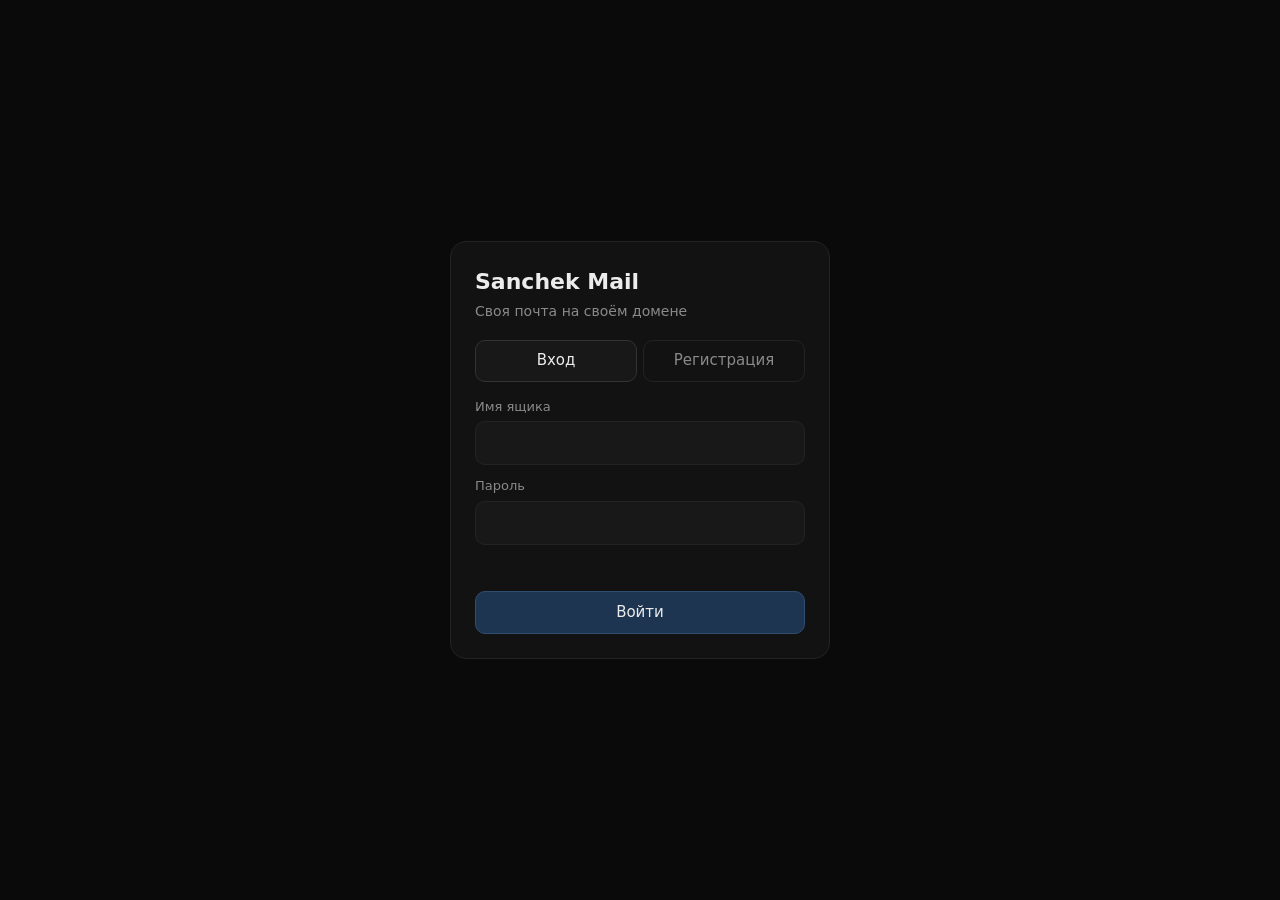
<file: mail/index.html>
<!doctype html>
<html lang="ru">
<head>
<meta charset="utf-8">
<meta name="viewport" content="width=device-width, initial-scale=1">
<title>Sanchek Mail</title>
<style>
  :root{
    --bg:#0a0a0a; --panel:#121212; --panel2:#181818; --line:#232323;
    --text:#ececec; --muted:#8a8a8a; --accent:#9ecbff; --danger:#ff6b6b; --ok:#5fd38d;
  }
  *{box-sizing:border-box}
  html,body{height:100%;margin:0}
  body{background:var(--bg);color:var(--text);font:15px/1.45 system-ui,-apple-system,"Segoe UI",Roboto,sans-serif}
  button,input,textarea{font:inherit;color:inherit}
  .hidden{display:none!important}
  a{color:var(--accent)}

  /* вход */
  #auth{min-height:100%;display:flex;align-items:center;justify-content:center;padding:20px}
  .card{width:100%;max-width:380px;background:var(--panel);border:1px solid var(--line);border-radius:16px;padding:24px}
  .card h1{margin:0 0 4px;font-size:22px}
  .card p.sub{margin:0 0 18px;color:var(--muted);font-size:14px}
  .tabs{display:flex;gap:6px;margin-bottom:16px}
  .tabs button{flex:1;padding:9px;border-radius:10px;border:1px solid var(--line);background:transparent;cursor:pointer;color:var(--muted)}
  .tabs button.on{background:var(--panel2);color:var(--text);border-color:#333}
  label{display:block;font-size:13px;color:var(--muted);margin:12px 0 5px}
  input,textarea{width:100%;background:var(--panel2);border:1px solid var(--line);border-radius:10px;padding:10px 12px;outline:none}
  input:focus,textarea:focus{border-color:#3d5a80}
  .btn{padding:10px 16px;border-radius:10px;border:1px solid #2f4d6e;background:#1d3550;cursor:pointer}
  .btn:hover{background:#244265}
  .btn.ghost{background:transparent;border-color:var(--line)}
  .btn.ghost:hover{background:var(--panel2)}
  .btn.full{width:100%;margin-top:18px}
  .btn:disabled{opacity:.5;cursor:default}
  .err{color:var(--danger);font-size:13px;min-height:18px;margin-top:10px}
  .domainhint{color:var(--muted);font-size:12px;margin-top:4px}

  /* приложение */
  #app{height:100%;display:flex;flex-direction:column}
  header{display:flex;align-items:center;gap:10px;padding:10px 14px;border-bottom:1px solid var(--line);background:var(--panel)}
  header .logo{font-weight:700;letter-spacing:.5px}
  header .me{margin-left:auto;color:var(--muted);font-size:13px;overflow:hidden;text-overflow:ellipsis;white-space:nowrap}
  main{flex:1;display:flex;min-height:0}
  nav{width:190px;border-right:1px solid var(--line);padding:12px;display:flex;flex-direction:column;gap:6px;background:var(--panel)}
  nav .folder{padding:9px 12px;border-radius:10px;cursor:pointer;color:var(--muted);display:flex;justify-content:space-between}
  nav .folder.on{background:var(--panel2);color:var(--text)}
  nav .folder:hover{background:var(--panel2)}
  #list{width:360px;border-right:1px solid var(--line);overflow-y:auto}
  .row{padding:11px 14px;border-bottom:1px solid var(--line);cursor:pointer}
  .row:hover{background:#101010}
  .row.on{background:var(--panel2)}
  .row .top{display:flex;justify-content:space-between;gap:10px}
  .row .who{font-weight:600;overflow:hidden;text-overflow:ellipsis;white-space:nowrap}
  .row .dt{color:var(--muted);font-size:12px;white-space:nowrap}
  .row .sj{overflow:hidden;text-overflow:ellipsis;white-space:nowrap}
  .row .sn{color:var(--muted);font-size:13px;overflow:hidden;text-overflow:ellipsis;white-space:nowrap}
  .row.unread .who,.row.unread .sj{color:#fff}
  .row.unread .who::before{content:"";display:inline-block;width:8px;height:8px;border-radius:50%;background:var(--accent);margin-right:7px}
  .row:not(.unread) .sj{color:#b5b5b5}
  #reader{flex:1;min-width:0;display:flex;flex-direction:column}
  #readerEmpty{margin:auto;color:var(--muted)}
  #readerBody{display:flex;flex-direction:column;min-height:0;flex:1}
  .rhead{padding:14px 18px;border-bottom:1px solid var(--line)}
  .rhead h2{margin:0 0 6px;font-size:18px;word-break:break-word}
  .rhead .meta{color:var(--muted);font-size:13px;word-break:break-word}
  .rhead .acts{margin-top:10px;display:flex;gap:8px;flex-wrap:wrap}
  .rhead .acts .btn{padding:6px 12px;font-size:13px}
  #frame{flex:1;width:100%;border:0;background:#fff}
  #textBody{flex:1;overflow:auto;padding:16px 18px;white-space:pre-wrap;word-break:break-word}
  .atts{padding:8px 18px;border-top:1px solid var(--line);color:var(--muted);font-size:13px}
  .empty{padding:30px;text-align:center;color:var(--muted)}
  .more{padding:12px;text-align:center}

  /* письмо */
  #compose{position:fixed;right:18px;bottom:18px;width:460px;max-width:calc(100vw - 20px);background:var(--panel);border:1px solid #333;border-radius:14px;padding:14px;box-shadow:0 20px 60px rgba(0,0,0,.6);z-index:20}
  #compose .ch{display:flex;justify-content:space-between;align-items:center;margin-bottom:4px}
  #compose textarea{min-height:200px;resize:vertical}
  #compose .ca{display:flex;gap:8px;align-items:center;margin-top:12px}
  #compose .st{font-size:13px;color:var(--muted)}
  #toast{position:fixed;left:50%;bottom:24px;transform:translateX(-50%);background:#1c1c1c;border:1px solid #333;border-radius:12px;padding:10px 16px;z-index:50;opacity:0;pointer-events:none;transition:opacity .25s}
  #toast.show{opacity:1}

  @media (max-width:860px){
    nav{width:auto;flex-direction:row;border-right:0;border-bottom:1px solid var(--line);padding:8px}
    main{flex-direction:column}
    #list{width:100%;border-right:0;max-height:40%}
    .rm-mobile{display:none}
  }
</style>
</head>
<body>

<!-- ВХОД / РЕГИСТРАЦИЯ -->
<div id="auth">
  <div class="card">
    <h1>Sanchek Mail</h1>
    <p class="sub">Своя почта на своём домене</p>
    <div class="tabs">
      <button id="tabLogin" class="on" type="button">Вход</button>
      <button id="tabReg" type="button">Регистрация</button>
    </div>
    <form id="authForm" autocomplete="on">
      <label for="fUser">Имя ящика</label>
      <input id="fUser" name="username" autocomplete="username" autocapitalize="none" spellcheck="false" required>
      <div class="domainhint" id="addrHint"></div>
      <label for="fPass" id="lPass">Пароль</label>
      <input id="fPass" name="password" type="password" autocomplete="current-password" required>
      <div id="regOnly" class="hidden">
        <label for="fCode">Пароль для регистрации</label>
        <input id="fCode" name="code" type="password" autocomplete="off">
        <div class="domainhint">Его знает только владелец сервиса</div>
      </div>
      <div class="err" id="authErr"></div>
      <button class="btn full" id="authBtn" type="submit">Войти</button>
    </form>
  </div>
</div>

<!-- ПОЧТА -->
<div id="app" class="hidden">
  <header>
    <span class="logo">✉ Sanchek Mail</span>
    <button class="btn" id="btnCompose" type="button">Написать</button>
    <button class="btn ghost" id="btnRefresh" type="button">Обновить</button>
    <span class="me" id="meAddr"></span>
    <button class="btn ghost" id="btnLogout" type="button">Выйти</button>
  </header>
  <main>
    <nav>
      <div class="folder on" data-folder="inbox">Входящие <span id="unreadCnt"></span></div>
      <div class="folder" data-folder="sent">Отправленные</div>
    </nav>
    <div id="list"></div>
    <section id="reader">
      <div id="readerEmpty">Выбери письмо</div>
      <div id="readerBody" class="hidden">
        <div class="rhead">
          <h2 id="rSubject"></h2>
          <div class="meta" id="rMeta"></div>
          <div class="acts">
            <button class="btn ghost" id="btnReply" type="button">Ответить</button>
            <button class="btn ghost" id="btnImg" type="button">Показать картинки</button>
            <button class="btn ghost" id="btnDel" type="button">Удалить</button>
          </div>
        </div>
        <iframe id="frame" class="hidden" sandbox="allow-popups allow-popups-to-escape-sandbox" referrerpolicy="no-referrer"></iframe>
        <div id="textBody" class="hidden"></div>
        <div class="atts hidden" id="rAtts"></div>
      </div>
    </section>
  </main>
</div>

<!-- НОВОЕ ПИСЬМО -->
<div id="compose" class="hidden">
  <div class="ch"><b>Новое письмо</b><button class="btn ghost" id="cClose" type="button" style="padding:3px 10px">×</button></div>
  <label for="cTo">Кому (через запятую)</label>
  <input id="cTo" autocapitalize="none" spellcheck="false">
  <label for="cSubj">Тема</label>
  <input id="cSubj">
  <label for="cText">Текст</label>
  <textarea id="cText"></textarea>
  <div class="ca">
    <button class="btn" id="cSend" type="button">Отправить</button>
    <span class="st" id="cStatus"></span>
  </div>
</div>

<div id="toast"></div>

<script>
(function () {
  "use strict";

  // Если интерфейс лежит не там же, где воркер, впиши адрес воркера, например:
  // const API = "https://sanchek-mail.твой-ник.workers.dev";
  const API = "https://sanchek-mail.easyhubapi.workers.dev";

  const $ = (id) => document.getElementById(id);
  const state = { token: localStorage.getItem("sm_token") || "", user: "", address: "",
                  folder: "inbox", cursor: null, current: null, showImages: false, mode: "login" };

  /* ---------- сеть ---------- */
  async function api(path, opts) {
    opts = opts || {};
    const headers = { "Content-Type": "application/json" };
    if (state.token) headers.Authorization = "Bearer " + state.token;
    const res = await fetch(API + path, {
      method: opts.method || "GET",
      headers: headers,
      body: opts.body ? JSON.stringify(opts.body) : undefined
    });
    let data = {};
    try { data = await res.json(); } catch (e) {}
    if (res.status === 401 && state.token && !path.startsWith("/api/login")) { logoutLocal(); }
    if (!res.ok) throw new Error(data.error || ("Ошибка " + res.status));
    return data;
  }

  function toast(msg) {
    const t = $("toast"); t.textContent = msg; t.classList.add("show");
    clearTimeout(toast._t); toast._t = setTimeout(function () { t.classList.remove("show"); }, 2500);
  }

  /* ---------- вход / регистрация ---------- */
  function setMode(mode) {
    state.mode = mode;
    $("tabLogin").classList.toggle("on", mode === "login");
    $("tabReg").classList.toggle("on", mode === "reg");
    $("regOnly").classList.toggle("hidden", mode !== "reg");
    $("fCode").required = mode === "reg";
    $("fPass").autocomplete = mode === "reg" ? "new-password" : "current-password";
    $("lPass").textContent = mode === "reg" ? "Придумай пароль ящика (от 8 символов)" : "Пароль";
    $("authBtn").textContent = mode === "reg" ? "Создать ящик" : "Войти";
    $("authErr").textContent = "";
  }
  $("tabLogin").onclick = function () { setMode("login"); };
  $("tabReg").onclick = function () { setMode("reg"); };

  $("authForm").addEventListener("submit", async function (e) {
    e.preventDefault();
    $("authErr").textContent = "";
    $("authBtn").disabled = true;
    try {
      const body = { username: $("fUser").value.trim().toLowerCase(), password: $("fPass").value };
      if (state.mode === "reg") body.code = $("fCode").value;
      const r = await api(state.mode === "reg" ? "/api/register" : "/api/login", { method: "POST", body: body });
      state.token = r.token; localStorage.setItem("sm_token", r.token);
      $("fPass").value = ""; $("fCode").value = "";
      await enterApp();
    } catch (err) {
      $("authErr").textContent = err.message;
    } finally {
      $("authBtn").disabled = false;
    }
  });

  function logoutLocal() {
    state.token = ""; localStorage.removeItem("sm_token");
    $("app").classList.add("hidden"); $("auth").classList.remove("hidden");
  }
  $("btnLogout").onclick = async function () {
    try { await api("/api/logout", { method: "POST" }); } catch (e) {}
    logoutLocal();
  };

  async function enterApp() {
    const me = await api("/api/me");
    state.user = me.username; state.address = me.address;
    $("meAddr").textContent = me.address;
    $("auth").classList.add("hidden"); $("app").classList.remove("hidden");
    $("addrHint").textContent = "";
    await loadList(true);
  }

  /* ---------- список писем ---------- */
  function fmtDate(iso) {
    const d = new Date(iso); if (isNaN(d)) return "";
    const now = new Date();
    return d.toDateString() === now.toDateString()
      ? d.toLocaleTimeString("ru-RU", { hour: "2-digit", minute: "2-digit" })
      : d.toLocaleDateString("ru-RU", { day: "2-digit", month: "2-digit", year: "2-digit" });
  }

  async function loadList(reset) {
    const list = $("list");
    if (reset) { state.cursor = null; list.textContent = ""; }
    const q = "/api/messages?folder=" + state.folder + (state.cursor ? "&cursor=" + encodeURIComponent(state.cursor) : "");
    let r;
    try { r = await api(q); } catch (e) { toast(e.message); return; }
    const old = list.querySelector(".more"); if (old) old.remove();

    if (reset && !r.items.length) {
      const d = document.createElement("div"); d.className = "empty";
      d.textContent = state.folder === "inbox" ? "Писем пока нет" : "Ничего не отправлено";
      list.appendChild(d);
    }
    r.items.forEach(function (it) {
      const row = document.createElement("div");
      row.className = "row" + (it.read === false ? " unread" : "");
      row.dataset.id = it.id;
      const top = document.createElement("div"); top.className = "top";
      const who = document.createElement("span"); who.className = "who"; who.textContent = it.who || "";
      const dt = document.createElement("span"); dt.className = "dt"; dt.textContent = fmtDate(it.date);
      top.append(who, dt);
      const sj = document.createElement("div"); sj.className = "sj"; sj.textContent = it.subject || "(без темы)";
      const sn = document.createElement("div"); sn.className = "sn"; sn.textContent = it.snippet || "";
      row.append(top, sj, sn);
      row.onclick = function () { openMessage(it.id, row); };
      list.appendChild(row);
    });
    state.cursor = r.cursor;
    if (r.cursor) {
      const more = document.createElement("div"); more.className = "more";
      const b = document.createElement("button"); b.className = "btn ghost"; b.textContent = "Ещё";
      b.onclick = function () { loadList(false); };
      more.appendChild(b); list.appendChild(more);
    }
    updateUnread();
  }

  function updateUnread() {
    const n = document.querySelectorAll("#list .row.unread").length;
    $("unreadCnt").textContent = state.folder === "inbox" && n ? "(" + n + (state.cursor ? "+" : "") + ")" : "";
  }

  document.querySelectorAll("nav .folder").forEach(function (el) {
    el.onclick = function () {
      document.querySelectorAll("nav .folder").forEach(function (x) { x.classList.remove("on"); });
      el.classList.add("on"); state.folder = el.dataset.folder;
      closeReader(); loadList(true);
    };
  });
  $("btnRefresh").onclick = function () { loadList(true); };

  /* ---------- чтение письма ---------- */
  function closeReader() {
    state.current = null;
    $("readerBody").classList.add("hidden"); $("readerEmpty").classList.remove("hidden");
  }

  function addrStr(a) { return a.name ? a.name + " <" + a.address + ">" : a.address; }

  async function openMessage(id, row) {
    let m;
    try { m = await api("/api/messages/" + id + "?folder=" + state.folder); }
    catch (e) { toast(e.message); return; }
    state.current = m; state.showImages = false;
    document.querySelectorAll("#list .row").forEach(function (r) { r.classList.remove("on"); });
    if (row) { row.classList.add("on"); row.classList.remove("unread"); updateUnread(); }

    $("rSubject").textContent = m.subject || "(без темы)";
    const meta = "От: " + addrStr(m.from) + "\nКому: " + (m.to || []).map(addrStr).join(", ") +
      ((m.cc || []).length ? "\nКопия: " + m.cc.map(addrStr).join(", ") : "") +
      "\n" + new Date(m.date).toLocaleString("ru-RU");
    $("rMeta").style.whiteSpace = "pre-line"; $("rMeta").textContent = meta;
    $("btnReply").classList.toggle("hidden", state.folder === "sent");
    $("btnImg").classList.toggle("hidden", !m.html);
    $("btnImg").textContent = "Показать картинки";
    renderBody();

    const at = $("rAtts");
    if ((m.attachments || []).length) {
      at.textContent = "Вложения (не сохраняются): " + m.attachments.map(function (a) { return a.filename; }).join(", ");
      at.classList.remove("hidden");
    } else at.classList.add("hidden");

    $("readerEmpty").classList.add("hidden"); $("readerBody").classList.remove("hidden");
  }

  function renderBody() {
    const m = state.current, fr = $("frame"), tb = $("textBody");
    if (m.html) {
      // HTML показываем только в изолированном iframe: без скриптов, без доступа к странице
      const img = state.showImages ? "https: data:" : "data:";
      const doc = '<!doctype html><meta charset="utf-8">' +
        '<meta http-equiv="Content-Security-Policy" content="default-src \'none\'; img-src ' + img + '; style-src \'unsafe-inline\'">' +
        '<base target="_blank"><style>body{font:14px/1.5 sans-serif;margin:16px;word-break:break-word}img{max-width:100%;height:auto}</style>' + m.html;
      fr.srcdoc = doc; fr.classList.remove("hidden"); tb.classList.add("hidden");
    } else {
      tb.textContent = m.text || ""; tb.classList.remove("hidden"); fr.classList.add("hidden"); fr.srcdoc = "";
    }
  }

  $("btnImg").onclick = function () {
    state.showImages = !state.showImages;
    $("btnImg").textContent = state.showImages ? "Скрыть картинки" : "Показать картинки";
    renderBody();
  };

  $("btnDel").onclick = async function () {
    if (!state.current || !confirm("Удалить письмо?")) return;
    try {
      await api("/api/messages/" + state.current.id + "?folder=" + state.folder, { method: "DELETE" });
      closeReader(); loadList(true); toast("Удалено");
    } catch (e) { toast(e.message); }
  };

  /* ---------- написать / ответить ---------- */
  function openCompose(to, subject, text) {
    $("cTo").value = to || ""; $("cSubj").value = subject || ""; $("cText").value = text || "";
    $("cStatus").textContent = ""; $("compose").classList.remove("hidden");
    (to ? $("cText") : $("cTo")).focus();
  }
  $("btnCompose").onclick = function () { openCompose(); };
  $("cClose").onclick = function () { $("compose").classList.add("hidden"); };

  $("btnReply").onclick = function () {
    const m = state.current; if (!m) return;
    const subj = /^(re|ответ):/i.test(m.subject || "") ? m.subject : "Re: " + (m.subject || "");
    const quoted = "\n\n" + new Date(m.date).toLocaleString("ru-RU") + ", " + addrStr(m.from) + " писал(а):\n" +
      (m.text || "").split("\n").map(function (l) { return "> " + l; }).join("\n");
    openCompose(m.from.address, subj, quoted);
    const t = $("cText"); t.setSelectionRange(0, 0);
  };

  $("cSend").onclick = async function () {
    $("cSend").disabled = true; $("cStatus").textContent = "Отправляю…";
    try {
      await api("/api/send", { method: "POST", body: {
        to: $("cTo").value, subject: $("cSubj").value, text: $("cText").value } });
      $("compose").classList.add("hidden"); toast("Отправлено");
      if (state.folder === "sent") loadList(true);
    } catch (e) { $("cStatus").textContent = e.message; $("cStatus").style.color = "var(--danger)"; }
    finally { $("cSend").disabled = false; }
  };

  /* ---------- старт ---------- */
  $("fUser").addEventListener("input", function () {
    const v = $("fUser").value.trim().toLowerCase();
    $("addrHint").textContent = "";
    if (state.mode === "reg" && /^[a-z0-9][a-z0-9._-]{2,31}$/.test(v)) {
      clearTimeout(this._t);
      this._t = setTimeout(async function () {
        try {
          const r = await api("/api/check-status?username=" + encodeURIComponent(v));
          $("addrHint").textContent = r.status === "taken" ? "Имя занято" : "Имя свободно";
        } catch (e) {}
      }, 400);
    }
  });

  setInterval(function () { if (state.token && !document.hidden && state.folder === "inbox" && $("app") && !$("app").classList.contains("hidden")) loadList(true); }, 60000);

  if (state.token) enterApp().catch(logoutLocal);
})();
</script>
</body>
</html>
</file>
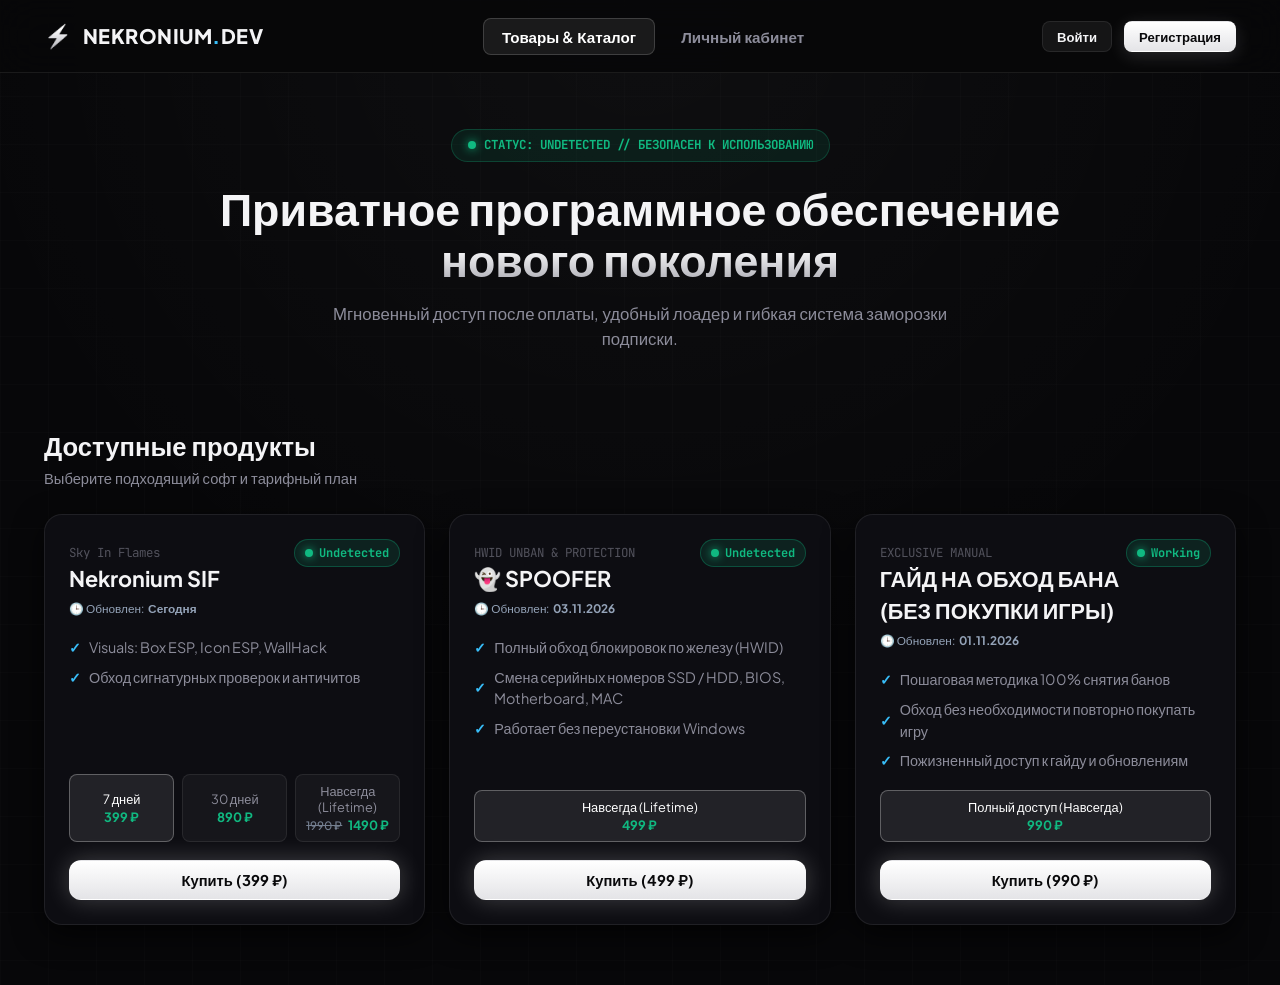
<file: nekronium/index.html>
<!DOCTYPE html>
<html lang="ru">
<head>
  <meta charset="UTF-8">
  <meta name="viewport" content="width=device-width, initial-scale=1.0">
  <title>NEKRONIUM // Private Software & Client Portal</title>
  <link rel="preconnect" href="https://fonts.googleapis.com">
  <link rel="preconnect" href="https://fonts.gstatic.com" crossorigin>
  <link href="https://fonts.googleapis.com/css2?family=JetBrains+Mono:wght@400;600;700&family=Plus+Jakarta+Sans:wght@400;500;600;700;800&display=swap" rel="stylesheet">
  <link rel="stylesheet" href="style.css?v=40">
</head>
<body>
  <!-- Ambient background glow effects -->
  <div class="bg-glow bg-glow-1"></div>
  <div class="bg-glow bg-glow-2"></div>

  <!-- Announcement Top Banner (Controlled from Admin Panel) -->
  <div id="announcementBanner" class="announcement-banner" style="display: none;">
    <div class="container announcement-content">
      <div class="announcement-body">
        <span class="announcement-icon">📢</span>
        <span id="announcementText" class="announcement-text">Внимание: технические работы завершены. Все читы обновлены до актуальной версии!</span>
      </div>
      <button class="announcement-close" onclick="closeAnnouncementBanner()" title="Закрыть оповещение">✕</button>
    </div>
  </div>

  <!-- Header / Navigation -->
  <header class="navbar">
    <div class="container nav-container">
      <div class="brand-logo" onclick="switchTab('store')">
        <span class="logo-icon">⚡</span>
        <span class="logo-text">NEKRONIUM<span class="accent-dot">.</span>DEV</span>
      </div>

      <nav class="nav-links">
        <button class="nav-item active" onclick="switchTab('store')" data-tab="store">Товары & Каталог</button>
        <button class="nav-item" onclick="switchTab('dashboard')" data-tab="dashboard">Личный кабинет</button>
        <button class="nav-item nav-admin-btn" id="navAdminBtn" onclick="switchTab('admin')" data-tab="admin" style="display: none;">
          <span class="badge-admin-dot"></span> Админ-Панель
        </button>
      </nav>

      <div class="nav-auth-area" id="navAuthArea">
        <!-- Renders dynamically: Login/Register buttons or User Badge -->
      </div>
    </div>
  </header>

  <!-- Main Container -->
  <main class="container main-content">

    <!-- TAB 1: STORE / CATALOG (PUBLIC / CLIENT) -->
    <section id="tab-store" class="tab-pane active">
      <div class="hero-banner">
        <div class="hero-tag" id="heroSystemStatusTag"><span class="pulse-indicator"></span> СТАТУС: UNDETECTED // ПОСЛЕДНЕЕ ОБНОВЛЕНИЕ СЕГОДНЯ</div>
        <h1 class="hero-title">Приватное программное обеспечение <br><span class="gradient-text">нового поколения</span></h1>
        <p class="hero-subtitle">Мгновенный доступ после оплаты, удобный лоадер и гибкая система заморозки подписки.</p>
      </div>

      <div class="section-heading">
        <h2>Доступные продукты</h2>
        <span class="sub-heading">Выберите подходящий софт и тарифный план</span>
      </div>

      <div class="products-grid" id="productsGrid">
        <!-- Dynamically rendered products -->
      </div>
    </section>

    <!-- TAB 2: CLIENT DASHBOARD -->
    <section id="tab-dashboard" class="tab-pane">
      <div id="dashboardAuthPrompt" class="auth-prompt-card" style="display: none;">
        <div class="prompt-icon">🔒</div>
        <h2>Требуется авторизация</h2>
        <p>Войдите в аккаунт или зарегистрируйтесь, чтобы получить доступ к личному кабинету, подпискам и лоадеру.</p>
        <div class="btn-group">
          <button class="btn btn-primary" onclick="openAuthModal('login')">Войти</button>
          <button class="btn btn-secondary" onclick="openAuthModal('register')">Регистрация</button>
        </div>
      </div>

      <div id="dashboardContent" class="dashboard-layout" style="display: none;">
        <!-- User Summary Profile Card -->
        <div class="glass-card user-profile-card">
          <div class="profile-header">
            <div class="avatar-box">
              <span id="userAvatarLetter">U</span>
            </div>
            <div class="profile-info">
              <div class="user-meta">
                <span class="user-name" id="profileUsername">Username</span>
                <span class="badge badge-uid" id="profileUid">UID: #1001</span>
                <span class="badge badge-role" id="profileRole">USER</span>
              </div>
            </div>
          </div>

          <div class="profile-balance-box">
            <div class="balance-labels">
              <span class="label">Текущий баланс</span>
              <span class="value" id="profileBalance">0.00 ₽</span>
            </div>
            <button class="btn btn-primary btn-sm" onclick="openTopUpModal()">+ Пополнить баланс</button>
          </div>
        </div>

        <!-- Dashboard Grid: Active Subscription & Loader Download -->
        <div class="dashboard-grid">
          <!-- Active Subscription Card -->
          <div class="glass-card sub-card">
            <div class="card-title-row">
              <h3>⚡ Моя подписка</h3>
              <span id="subStatusBadge" class="badge badge-inactive">НЕТ ПОДПИСКИ</span>
            </div>

            <div class="sub-details" id="subDetailsArea">
              <div class="detail-row">
                <span class="detail-label">Продукт:</span>
                <span class="detail-val" id="subProductName">—</span>
              </div>
              <div class="detail-row">
                <span class="detail-label">Осталось времени:</span>
                <span class="detail-val countdown-timer" id="subTimeRemaining">—</span>
              </div>
              <div class="detail-row">
                <span class="detail-label">Окончание:</span>
                <span class="detail-val" id="subExpiresAt">—</span>
              </div>
              <div class="detail-row">
                <span class="detail-label">Режим заморозки:</span>
                <span class="detail-val" id="subFreezeState">Не активна</span>
              </div>
            </div>

            <div class="sub-actions">
              <button id="freezeToggleBtn" class="btn btn-warning" onclick="toggleSubscriptionFreeze()" disabled>
                ❄️ Заморозить подписку
              </button>
            </div>
            <div class="freeze-notice">
              💡 Заморозка останавливает таймер подписки (КД между заморозками: 10 дней). Вы сможете разморозить её в любой момент.
            </div>
          </div>

          <!-- Download Loader Card -->
          <div class="glass-card loader-card">
            <div class="card-title-row">
              <h3>📦 Скачать клиент (Лоадер)</h3>
              <span class="badge badge-success"><span class="pulse-indicator"></span> V3.4.1 LIVE</span>
            </div>
            <p class="loader-desc">
              Автоматический инжектор с защитой ядра, обходом сигнатурных проверок и автообновлением. Доступен для загрузки при активной подписке на аккаунте.
            </p>

            <div class="loader-action">
              <button class="btn btn-primary btn-lg btn-glow" id="downloadLoaderBtn" onclick="downloadLoader()">
                📥 Скачать NekroniumLoader V3.4.1
              </button>
            </div>
          </div>
        </div>

        <!-- License Key Activation Box -->
        <div class="glass-card key-activation-card" style="margin-top: 24px;">
          <div class="card-title-row">
            <h3>🔑 Активация лицензионного ключа</h3>
            <span class="badge badge-primary">Plati / FunPay / Keys</span>
          </div>
          <p class="sub-heading" style="margin-bottom: 16px;">
            Приобрели ключ подписки у реселлера или получили промо-ключ? Активируйте его ниже для моментального доступа к софту:
          </p>
          <div class="key-activation-row">
            <input type="text" id="licenseKeyInput" placeholder="NEKRON-30D-XXXX-XXXX-XXXX" class="key-input" autocomplete="off" spellcheck="false">
            <button class="btn btn-primary btn-glow" id="activateKeyBtn" onclick="activateLicenseKey()">⚡ Активировать</button>
          </div>
          <div id="keyActivationResult" class="key-result-msg" style="display: none;"></div>
        </div>
      </div>
    </section>

    <!-- TAB 3: ADMIN PANEL (RESTRICTED) -->
    <section id="tab-admin" class="tab-pane">
      <div class="admin-wrapper">
        <div class="admin-header">
          <div>
            <h2>🛡️ Панель управления Администратора</h2>
            <p class="sub-heading">Управление пользователями, заморозка/снос подписок и настройка прайсов</p>
          </div>
          <div class="admin-quick-stats">
            <div class="stat-pill">Всего пользователей: <strong id="statTotalUsers">0</strong></div>
            <div class="stat-pill">Всего на балансах: <strong id="statTotalBalance">0 ₽</strong></div>
            <div class="stat-pill">Активных подписок: <strong id="statActiveSubs">0</strong></div>
          </div>
        </div>

        <!-- Admin Subtabs Navigation -->
        <div class="admin-tabs-nav">
          <button class="btn btn-secondary btn-sm active" id="adminSubtabBtnUsers" onclick="switchAdminSubtab('users')">
            👥 Пользователи
          </button>
          <button class="btn btn-secondary btn-sm" id="adminSubtabBtnPrices" onclick="switchAdminSubtab('prices')">
            ⚙️ Прайсы & Товары
          </button>
          <button class="btn btn-secondary btn-sm" id="adminSubtabBtnPromos" onclick="switchAdminSubtab('promos')">
            🎟️ Промокоды (% бонус)
          </button>
          <button class="btn btn-secondary btn-sm" id="adminSubtabBtnKeys" onclick="switchAdminSubtab('keys')">
            🔑 Генератор ключей
          </button>
          <button class="btn btn-secondary btn-sm" id="adminSubtabBtnBanner" onclick="switchAdminSubtab('banner')">
            📢 Верхний баннер
          </button>
        </div>

        <!-- SUBTAB 1: USERS TABLE -->
        <div id="adminPaneUsers" class="admin-subpane active">
          <div class="glass-card table-card">
            <div class="table-toolbar">
              <input type="text" id="adminUserSearch" placeholder="Поиск по UID, логину или IP..." oninput="filterAdminUsers()">
              <button class="btn btn-secondary btn-sm" onclick="renderAdminTable()">🔄 Обновить список</button>
            </div>

            <div class="table-responsive">
              <table class="admin-table">
                <thead>
                  <tr>
                    <th>UID</th>
                    <th>Логин</th>
                    <th>IP</th>
                    <th>Роль</th>
                    <th>Баланс</th>
                    <th>Подписка</th>
                    <th>Остаток</th>
                    <th>Статус</th>
                    <th>Действия</th>
                  </tr>
                </thead>
                <tbody id="adminUsersTableBody">
                  <!-- Dynamically generated rows -->
                </tbody>
              </table>
            </div>
          </div>
        </div>

        <!-- SUBTAB 2: CONFIG & PRICES EDITOR -->
        <div id="adminPanePrices" class="admin-subpane" style="display: none;">
          <div class="glass-card">
            <div class="card-title-row">
              <h3>🏷️ Конфигурация товаров и прайс-листа</h3>
              <span class="badge badge-warning">⚡ Мгновенное применение</span>
            </div>
            <p class="sub-heading" style="margin-bottom: 20px;">
              Здесь вы можете изменить цены на любые тарифы, названия и статусы товаров. Изменения сразу отобразятся в каталоге у всех клиентов.
            </p>

            <div id="configProductsList" class="config-products-list">
              <!-- Dynamically populated from config.js -->
            </div>

            <div class="config-actions-bar">
              <div style="display: flex; gap: 8px;">
                <button class="btn btn-primary" onclick="saveAdminPriceConfig()">💾 Сохранить прайсы</button>
                <button class="btn btn-secondary" onclick="resetConfigToDefault()">🔄 Сбросить к config.js</button>
              </div>
              <div style="display: flex; gap: 8px;">
                <button class="btn btn-secondary btn-sm" onclick="exportConfigJson()">📋 Экспорт JSON</button>
                <button class="btn btn-secondary btn-sm" onclick="importConfigJsonPrompt()">📥 Импорт JSON</button>
              </div>
            </div>
          </div>
        </div>

        <!-- SUBTAB 3: PROMOCODES -->
        <div id="adminPanePromos" class="admin-subpane" style="display: none;">
          <div class="glass-card" style="margin-bottom: 20px;">
            <div class="card-title-row">
              <h3>🎟️ Создать промокод на пополнение баланса</h3>
              <span class="badge badge-primary">Бонус к депозиту</span>
            </div>
            <p class="sub-heading" style="margin-bottom: 16px;">
              Пользователь вводит промокод в окне пополнения и получает указанный % сверху к сумме.
            </p>
            <div class="generator-grid">
              <div class="form-group">
                <label>Код промокода</label>
                <div class="input-inline">
                  <input type="text" id="adminPromoCodeInput" placeholder="SANCHEK25" style="text-transform: uppercase;">
                  <button class="btn btn-secondary btn-sm" type="button" onclick="adminGenRandomPromo()">🎲 Случ.</button>
                </div>
              </div>
              <div class="form-group">
                <label>Бонус к сумме (%)</label>
                <input type="number" id="adminPromoBonusInput" value="20" min="1" max="500" placeholder="20">
              </div>
              <div class="form-group">
                <label>Кол-во активаций</label>
                <input type="number" id="adminPromoUsesInput" value="100" min="1" max="999999">
              </div>
            </div>
            <button class="btn btn-primary" onclick="adminCreatePromo()">➕ Создать промокод</button>
          </div>

          <div class="glass-card table-card">
            <div class="card-title-row" style="padding: 18px 24px 0 24px;">
              <h3>Список активных промокодов</h3>
              <button class="btn btn-secondary btn-sm" onclick="loadAdminPromos()">🔄 Обновить</button>
            </div>
            <div class="table-responsive">
              <table class="admin-table">
                <thead>
                  <tr>
                    <th>Промокод</th>
                    <th>Бонус</th>
                    <th>Осталось активаций</th>
                    <th>Дата создания</th>
                    <th>Действие</th>
                  </tr>
                </thead>
                <tbody id="adminPromosTableBody">
                  <!-- Dynamically rendered -->
                </tbody>
              </table>
            </div>
          </div>
        </div>

        <!-- SUBTAB 4: LICENSE KEYS GENERATOR -->
        <div id="adminPaneKeys" class="admin-subpane" style="display: none;">
          <div class="glass-card" style="margin-bottom: 20px;">
            <div class="card-title-row">
              <h3>🔑 Генератор лицензионных ключей</h3>
              <span class="badge badge-success">Для FunPay / Plati / Telegram</span>
            </div>
            <p class="sub-heading" style="margin-bottom: 16px;">
              Сгенерированные ключи можно выдавать клиентам или продавать на торговых площадках. Клиенты активируют их в личном кабинете.
            </p>
            <div class="generator-grid">
              <div class="form-group">
                <label>Выберите продукт</label>
                <select id="adminKeyProductSelect">
                  <!-- Filled dynamically from appConfig.products -->
                </select>
              </div>
              <div class="form-group">
                <label>Длительность подписки</label>
                <select id="adminKeyDurationSelect">
                  <option value="7">7 дней</option>
                  <option value="30" selected>30 дней (1 месяц)</option>
                  <option value="lifetime">Навсегда (Lifetime)</option>
                </select>
              </div>
              <div class="form-group">
                <label>Количество ключей</label>
                <input type="number" id="adminKeyCountInput" value="5" min="1" max="50">
              </div>
            </div>
            <button class="btn btn-primary btn-glow" onclick="adminGenerateKeys()">⚡ Сгенерировать ключи</button>
          </div>

          <div class="glass-card table-card">
            <div class="card-title-row" style="padding: 18px 24px 0 24px;">
              <h3>База сгенерированных ключей</h3>
              <button class="btn btn-secondary btn-sm" onclick="loadAdminKeys()">🔄 Обновить список</button>
            </div>
            <div class="table-responsive">
              <table class="admin-table">
                <thead>
                  <tr>
                    <th>Лицензионный ключ (кликните для копирования)</th>
                    <th>Товар</th>
                    <th>Тариф</th>
                    <th>Статус & Активация</th>
                    <th>Дата создания</th>
                    <th>Действие</th>
                  </tr>
                </thead>
                <tbody id="adminKeysTableBody">
                  <!-- Dynamically rendered -->
                </tbody>
              </table>
            </div>
          </div>
        </div>

        <!-- SUBTAB 5: ANNOUNCEMENT BANNER -->
        <div id="adminPaneBanner" class="admin-subpane" style="display: none;">
          <div class="glass-card">
            <div class="card-title-row">
              <h3>📢 Управление верхним баннером сайта</h3>
              <span class="badge badge-primary">Глобальное оповещение</span>
            </div>
            <p class="sub-heading" style="margin-bottom: 20px;">
              Этот баннер увидят все посетители в самом верху сайта. Подходит для уведомлений об обновлениях, акциях или техработах.
            </p>

            <div class="form-group" style="display: flex; align-items: center; gap: 10px; margin-bottom: 20px;">
              <input type="checkbox" id="adminBannerEnabled" style="width: 20px; height: 20px; cursor: pointer;">
              <label for="adminBannerEnabled" style="font-weight: 700; color: #fff; cursor: pointer;">
                Включить отображение баннера на сайте
              </label>
            </div>

            <div class="form-group">
              <label for="adminBannerText">Текст сообщения в баннере</label>
              <textarea id="adminBannerText" rows="3" style="width: 100%; background: rgba(255,255,255,0.05); border: 1px solid var(--border-color); border-radius: var(--radius-sm); padding: 12px; color: #fff; font-family: inherit; font-size: 0.95rem;" placeholder="Например: ⚡ Все читы успешно обновлены под последний патч игры!"></textarea>
            </div>

            <button class="btn btn-primary" onclick="saveAdminBannerConfig()">💾 Сохранить и применить баннер</button>
          </div>
        </div>

      </div>
    </section>

  </main>

  <!-- AUTH MODAL (LOGIN / REGISTER) -->
  <div class="modal-overlay" id="authModal">
    <div class="modal-card">
      <button class="modal-close" onclick="closeAuthModal()">✕</button>
      <div class="modal-tabs">
        <button class="modal-tab-btn active" id="modalTabLogin" onclick="switchAuthMode('login')">Вход</button>
        <button class="modal-tab-btn" id="modalTabRegister" onclick="switchAuthMode('register')">Регистрация</button>
      </div>

      <form id="authForm" onsubmit="handleAuthSubmit(event)">
        <div class="form-group">
          <label for="authUsername">Логин</label>
          <input type="text" id="authUsername" required placeholder="Введите логин" autocomplete="username">
        </div>

        <div class="form-group">
          <label for="authPassword">Пароль</label>
          <input type="password" id="authPassword" required placeholder="Введите пароль" autocomplete="current-password">
        </div>

        <div id="authNotice" class="auth-notice" style="display: none;"></div>

        <button type="submit" class="btn btn-primary btn-block" id="authSubmitBtn">Войти в аккаунт</button>
      </form>
    </div>
  </div>

  <!-- TOP-UP BALANCE MODAL -->
  <div class="modal-overlay" id="topUpModal">
    <div class="modal-card">
      <button class="modal-close" onclick="closeTopUpModal()">✕</button>
      <h3>💳 Пополнение баланса</h3>
      <p class="sub-heading">Выберите сумму для пополнения счета</p>

      <div class="quick-amounts">
        <button type="button" class="amount-btn" onclick="setTopUpAmount(399)">399 ₽</button>
        <button type="button" class="amount-btn" onclick="setTopUpAmount(499)">499 ₽</button>
        <button type="button" class="amount-btn" onclick="setTopUpAmount(890)">890 ₽</button>
        <button type="button" class="amount-btn" onclick="setTopUpAmount(1490)">1 490 ₽</button>
      </div>

      <div class="form-group">
        <label for="topUpAmountInput">Сумма пополнения (₽)</label>
        <input type="number" id="topUpAmountInput" min="10" max="50000" value="890" oninput="updateTopUpHint()">
      </div>

      <div class="form-group">
        <label>Способ оплаты</label>
        <div class="payment-methods" id="topUpMethodsList">
          <div class="method active" data-provider="cryptobot" data-currency="RUB" onclick="selectTopUpMethod('cryptobot', 'RUB', this)">
            💎 Криптовалюта (CryptoBot: USDT, TON, BTC, TRX, Карты P2P)
          </div>
          <div class="method disabled" style="opacity: 0.45; cursor: not-allowed; border-style: dashed;" title="Подключение новой кассы (Aaio)">
            💳 Карты РФ / СБП / Украина (Скоро / Тех. работы)
          </div>
        </div>
        <div id="topUpCurrencyHint" style="font-size: 0.8rem; color: var(--accent-cyan); margin-top: -6px; margin-bottom: 14px; line-height: 1.4;">
          💡 Оплата криптовалютой через Telegram @CryptoBot (USDT, TON, BTC, TRX и др.). Моментальное зачисление!
        </div>
      </div>

      <!-- Promo code input for bonus deposit -->
      <div class="promo-group">
        <label for="topUpPromoInput" style="font-size: 0.85rem; font-weight: 600; display: block; margin-bottom: 6px;">🎟️ Промокод на бонус к сумме (опционально)</label>
        <div class="input-inline">
          <input type="text" id="topUpPromoInput" placeholder="Например: SANCHEK" style="text-transform: uppercase;">
          <button type="button" class="btn btn-secondary btn-sm" onclick="checkTopUpPromo()">Применить</button>
        </div>
        <div id="topUpPromoStatus" class="promo-status-text" style="display: none;"></div>
      </div>

      <button class="btn btn-primary btn-block btn-glow" id="topUpSubmitBtn" onclick="processTopUp()">Перейти к оплате</button>
      <div id="topUpActionContainer" style="display: none; margin-top: 14px;"></div>
    </div>
  </div>

  <!-- ADMIN EDIT USER MODAL -->
  <div class="modal-overlay" id="adminUserModal">
    <div class="modal-card">
      <button class="modal-close" onclick="closeAdminUserModal()">✕</button>
      <h3>🛠️ Редактирование пользователя: <span id="modalTargetUser">User</span></h3>
      <input type="hidden" id="modalTargetUserId">

      <div class="form-group">
        <label>Изменить баланс (₽)</label>
        <div class="input-inline">
          <input type="number" id="modalUserBalance" value="0">
          <button class="btn btn-secondary btn-sm" onclick="quickAddBalance(500)">+500</button>
          <button class="btn btn-secondary btn-sm" onclick="quickAddBalance(1000)">+1000</button>
        </div>
      </div>

      <div class="form-group">
        <label>Добавить / Изменить дни подписки</label>
        <div class="input-inline">
          <input type="number" id="modalUserSubDays" value="0" placeholder="Количество дней">
          <button class="btn btn-secondary btn-sm" onclick="quickAddDays(7)">+7 дн.</button>
          <button class="btn btn-secondary btn-sm" onclick="quickAddDays(30)">+30 дн.</button>
        </div>
      </div>

      <div class="form-group">
        <label>Действия с подпиской</label>
        <div class="input-inline">
          <button type="button" class="btn btn-warning btn-sm" id="modalBtnFreezeToggle" onclick="adminModalToggleFreeze()">
            ❄️ Заморозить / Разморозить
          </button>
          <button type="button" class="btn btn-danger btn-sm" onclick="adminModalWipeSub()">
            ❌ Снести сабку
          </button>
        </div>
      </div>

      <div class="modal-actions-row">
        <button type="button" class="btn btn-primary" onclick="saveAdminUserData()">Сохранить изменения</button>
      </div>
    </div>
  </div>

  <!-- Notification Toast Container -->
  <div class="toast-container" id="toastContainer"></div>

  <script src="config.js?v=13"></script>
  <script src="app.js?v=40"></script>
</body>
</html>
</file>
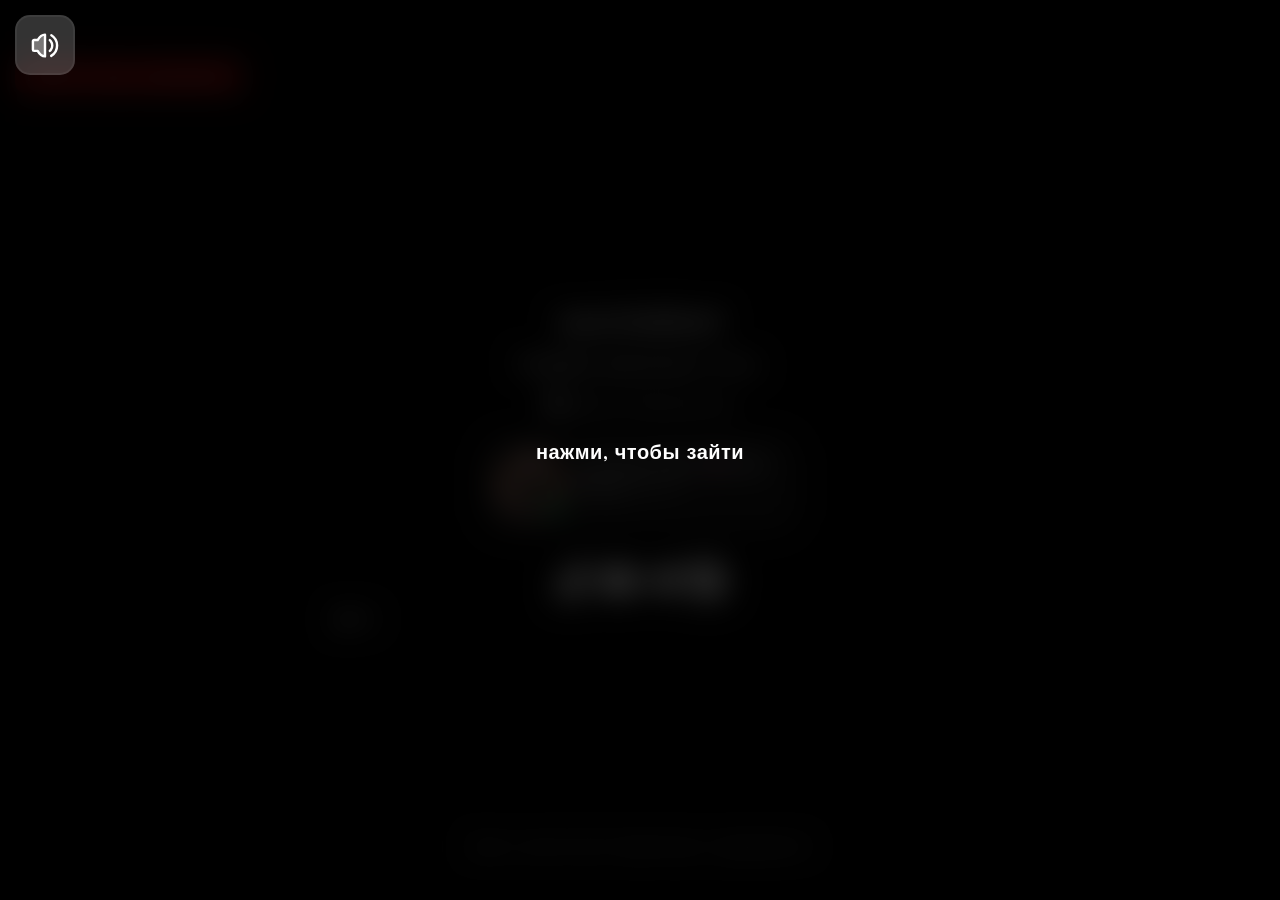
<file: sanchek_full.html>
<!DOCTYPE html> <html lang=ru dir=ltr class="notranslate ltr ru" style><!--
 Page saved with SingleFile 
 url: https://guns.lol/sanchekleet 
 saved date: Sat Oct 24 2026 02:28:22 GMT+0300 (Восточная Европа, летнее время)
--><meta charset=utf-8><style data-precedence=next>body{overflow-x:hidden;margin:0;padding:0;background-color:#0a0a0a;color:#a13ecf9c}html{height:100%;color-scheme:dark!important;forced-color-adjust:none!important}body{height:100%;min-height:100%}::selection{color:#09090b;background:#eeeeee}::-webkit-scrollbar{width:8px}::-webkit-scrollbar-track{background:transparent}::-webkit-scrollbar-thumb{border-radius:5px;background:#181818}input{-webkit-user-select:text;user-select:text}input:-webkit-autofill,input:-webkit-autofill:active,input:-webkit-autofill:focus,input:-webkit-autofill:hover{-webkit-box-shadow:inset 0 0 0 30px #0C0C0C!important;-webkit-text-fill-color:rgb(202,202,202)!important;-webkit-background-clip:text}iframe{border:none}@supports (-webkit-touch-callout:none){input{font-size:16px!important}}</style><style data-precedence=next>@keyframes GUNS__8b-981e3b54-4b8bcf18-6d32a2d6{0%{transform:translateY(0)}to{transform:translateY(110vh)}}@keyframes GUNS__c8-87774ec9-5d85d2ed-6e3b3195{0%,to{transform:translateX(0)}50%{transform:translateX(80px)}}.GUNS__c7-241eb306-e0701693-e57bac4b{width:112vw;height:112vh;object-fit:cover;position:fixed;left:-6vw;top:-6vh;z-index:-1}.GUNS__43-018c3d03-bfee722b-0ec7977f{-webkit-user-select:none;user-select:none;flex-direction:column;justify-content:center;align-items:center;gap:14px;position:fixed;top:0;left:0;width:100%;height:100%;-webkit-backdrop-filter:blur(15px);backdrop-filter:blur(15px);background-color:rgba(0,0,0,.775);z-index:9999;transition:.75s ease}.GUNS__43-018c3d03-bfee722b-0ec7977f.GUNS__da-7d43e412-1de3c2c1-729cfd30{opacity:0}.GUNS__fe-90c33375-be430095-db3c34ad{width:100%;height:100%;z-index:-1;opacity:1;background-color:rgb(0,0,0,.55);position:fixed}.GUNS__d7-fb8c6083-4dc99f7b-a375925f{margin-top:30px;display:flex;width:100%;align-items:center;flex-wrap:wrap;gap:9px;row-gap:11px}.GUNS__8b-14239d9a-1d4a3e5a-6c1a2be6{display:flex}.GUNS__8b-14239d9a-1d4a3e5a-6c1a2be6 svg{font-size:35px;transition:.3s}.GUNS__8b-14239d9a-1d4a3e5a-6c1a2be6 svg:hover{transform:scale(1.1)}.GUNS__8b-14239d9a-1d4a3e5a-6c1a2be6 a{display:flex}.GUNS__58-3b8ebb61-4f516613-30a21ee9 svg{font-size:36px}.GUNS__a1-9c55e2ff-0953f188-17d83a59{background-color:var(--presenceContainerBackground);border:var(--presenceContainerBorder);border-radius:25px;box-sizing:border-box;width:100%;text-overflow:ellipsis;overflow:hidden;display:flex;max-width:fit-content;flex-direction:column;align-items:stretch;justify-content:center}.GUNS__37-09597e09-9f226090-d8bfa6ca{padding:10px;display:flex;align-items:center;justify-content:left;gap:10px;position:relative;overflow:hidden;white-space:nowrap;text-overflow:ellipsis}.GUNS__33-6dee1579-8134d757-129d3bb0{display:flex}.GUNS__33-6dee1579-8134d757-129d3bb0 img:first-child{height:74px;width:74px;border-radius:50%;object-fit:cover}.GUNS__23-d1532451-80b443b7-1fd2e1ec{display:flex;flex-direction:column;justify-content:center;gap:2px}.GUNS__23-d1532451-80b443b7-1fd2e1ec h3,.GUNS__3c-6a7c3513-73d2b832-9139ae57 span{margin:0}.GUNS__2a-d679d135-4e3a6433-2b23b826,.GUNS__3c-6a7c3513-73d2b832-9139ae57 span{color:var(--presenceUsernameColor)}.GUNS__2a-d679d135-4e3a6433-2b23b826{font-weight:700}.GUNS__23-d1532451-80b443b7-1fd2e1ec h3{margin-right:2px;color:var(--presenceStatusColor)}.GUNS__52-52910c19-55fca9a1-0a9f0587{display:flex;align-items:center;flex:0 0 auto}.GUNS__83-d2bdaf6f-3cad8bdf-a3de98e7{display:flex;position:relative}.GUNS__22-0c0e9afd-711e289b-6f44184c{position:absolute;bottom:4px;right:4px;height:17px;width:17px;object-fit:cover}.GUNS__93-3c334130-83cd226e-15ccda62{position:relative;min-height:100vh;width:100%;background-size:cover;background-position:50%}.GUNS__19-00d4b0cd-85c65e72-e5392a5f{display:flex;align-items:center;justify-content:center;flex-direction:column;min-height:100vh;width:100%;gap:10px;padding:50px 15px;box-sizing:border-box}.GUNS__82-8f867934-3ea339fa-6da81ad0{padding:var(--containerPadding);width:100%;max-width:var(--containerWidth);border-radius:var(--containerRadius);background-color:var(--containerColor);-webkit-backdrop-filter:blur(var(--containerBlur));backdrop-filter:blur(var(--containerBlur));border:var(--containerBorder);background-image:var(--containerGradient);background-origin:border-box;box-sizing:border-box}@keyframes GUNS__4a-39b2f295-882a5d44-e3b0ee39{0%,to{opacity:.58;filter:drop-shadow(0 0 4px color-mix(in srgb,var(--profileBorderColor) 18%,transparent)) drop-shadow(0 0 10px color-mix(in srgb,var(--profileBorderColor) 10%,transparent))}48%{opacity:1;filter:drop-shadow(0 0 8px color-mix(in srgb,var(--profileBorderColor) 38%,transparent)) drop-shadow(0 0 18px color-mix(in srgb,var(--profileBorderColor) 22%,transparent))}}@keyframes GUNS__eb-3f58ebb7-b2662ec3-44b19e4b{0%{transform:translateZ(0) scale(1) rotate(0deg)}to{transform:translate3d(8%,7%,0) scale(1.12) rotate(22deg)}}@keyframes GUNS__ef-a55c1b7a-546784c8-c38513a9{0%{transform:translateZ(0) scale(1) rotate(0deg)}to{transform:translate3d(-10%,-7%,0) scale(1.14) rotate(-18deg)}}@keyframes GUNS__d4-83c64042-656db435-1caac8e0{0%{opacity:0;transform:scale(.8) rotate(-1turn)}60%{opacity:1;transform:scale(1.1) rotate(-180deg)}to{transform:scale(1) rotate(0)}}.GUNS__38-0da70991-441ce82d-c6ec933b{transition:opacity 1s,margin-bottom .6s}.GUNS__91-e19f38e4-bdb10f7b-fb4f0f8d{opacity:1!important;margin-bottom:0!important;pointer-events:all!important}.GUNS__0b-71ee24da-879f8bc4-034dd17e{height:100%;width:100%;z-index:-2;position:fixed}.GUNS__c4-52afb1ed-980a1997-1f6253bb{position:absolute}.GUNS__c4-52afb1ed-980a1997-1f6253bb span{display:flex;align-items:center;color:var(--textColor)}.GUNS__c4-52afb1ed-980a1997-1f6253bb span svg{font-size:19px;margin-right:5px}@media (max-width:370px){.GUNS__82-8f867934-3ea339fa-6da81ad0{width:100%}}@keyframes GUNS__05-bf14b627-5612f67f-9f190f0a{0%{background-position:0 50%}to{background-position:100% 50%}}.GUNS__ea-7cc99cdd-7cf0e8a0-e7e282b4{max-width:28rem;width:100%;display:flex;justify-content:center}.GUNS__23-d1532451-80b443b7-1fd2e1ec,.GUNS__db-1a74e7b1-7ff34e35-f82e47c3{overflow:hidden;white-space:nowrap;text-overflow:ellipsis;min-width:0}.GUNS__db-1a74e7b1-7ff34e35-f82e47c3{display:flex;gap:12px;min-width:0;width:100%}.GUNS__8f-50ccf96f-b1205994-ab21f98e,.GUNS__f3-35d23e0a-c743ef44-3f17f79b{display:grid;min-width:0}.GUNS__f3-35d23e0a-c743ef44-3f17f79b{max-width:100%;overflow:hidden;width:100%}.GUNS__4b-2ae082a8-37b2a993-e87b7b81,.GUNS__6e-bc97003b-f275b5c1-27e17f8e{display:block;grid-area:1/1;max-width:100%;min-width:0;overflow:hidden;will-change:opacity,filter}.GUNS__4b-2ae082a8-37b2a993-e87b7b81{align-items:center;display:flex}.GUNS__23-d1532451-80b443b7-1fd2e1ec{flex:1 1 auto}@keyframes GUNS__d2-fb157ed5-b88ec83a-a9a3de70{0%{opacity:0;filter:blur(5px)}to{opacity:1;filter:blur(0)}}@keyframes GUNS__27-06ddc09f-63b78fb4-60ec1486{0%{opacity:1;filter:blur(0)}to{opacity:0;filter:blur(5px)}}.GUNS__90-2f1123ac-d6ec9f60-17266127{padding:12px;position:fixed;top:15px;left:15px;background-image:var(--containerGradient);background-color:var(--volumeBackgroundcolor);border:var(--volumeBorder);border-radius:15px;background-origin:border-box;display:flex;justify-content:left;align-items:center;transition:.35s;width:32px;gap:15px;height:32px;overflow:hidden}.GUNS__90-2f1123ac-d6ec9f60-17266127:hover{width:160px}.GUNS__90-2f1123ac-d6ec9f60-17266127 span:active{transform:translateY(4px)}.GUNS__90-2f1123ac-d6ec9f60-17266127 span{transition:.25s;display:flex}.GUNS__90-2f1123ac-d6ec9f60-17266127 svg{min-width:30px;margin-left:1px;font-size:29px;color:var(--textColor)}.GUNS__d1-695394d9-10f93f2a-443978b9{margin-left:6px;display:flex}.GUNS__3c-6a7c3513-73d2b832-9139ae57{display:flex;align-items:center}.GUNS__39-997a2111-b9662d6e-aae28ebe{width:100%;box-sizing:border-box}.GUNS__6b-6c9a4d69-50de8477-6f5ea591{display:flex;justify-content:center;flex-direction:column;gap:15px;width:100%;max-width:var(--containerWidth);align-items:center}.GUNS__c9-c79d2a8a-e67dc9c3-53182f6b{margin-top:20px;color:var(--textColor);display:flex;align-items:center;gap:5px}.GUNS__c9-c79d2a8a-e67dc9c3-53182f6b svg{filter:drop-shadow(0 0 5px var(--textColor))}.GUNS__9b-72af2915-1aed0d7d-83c4ba4b{display:flex;align-items:center;gap:6px;border:var(--badgeContainerBorder);background-color:var(--badgeContainerBackground);margin-left:6px;padding:1px 4px;border-radius:8px}.GUNS__9b-72af2915-1aed0d7d-83c4ba4b img{height:16px;width:16px;object-fit:cover}.GUNS__9b-72af2915-1aed0d7d-83c4ba4b span{color:var(--presenceUsernameColor);font-size:12px}@keyframes GUNS__eb-b714b171-f7ffe26c-595df7c6{0%{opacity:0;transform:translateY(40px)}to{opacity:1;transform:translateY(0)}}@keyframes GUNS__2f-b32f1c4e-17b0d833-f0c99168{to{opacity:1}}@keyframes GUNS__c4-222cd781-4597a673-67618499{0%{opacity:0;transform:translateX(-50%) translateY(30px)}to{opacity:1;transform:translateX(-50%) translateY(0)}}@keyframes GUNS__2b-a2f3ab52-fbab84d0-88a5c0c0{0%,80%,to{transform:translateX(-50%) translateY(0)}85%{transform:translateX(-50%) translateY(-10px)}90%{transform:translateX(-50%) translateY(3px)}95%{transform:translateX(-50%) translateY(-4px)}}@keyframes GUNS__26-3dbd3c78-e1d2c08f-315c2047{0%{opacity:1;transform:translateX(-50%) translateY(0)}to{opacity:0;transform:translateX(-50%) translateY(20px)}}@keyframes GUNS__22-cd10bc5e-19b266bd-785fd4d3{0%{opacity:1;transform:translateY(0)}to{opacity:0;transform:translateY(20px)}}</style><style data-precedence=next>.GUNS__2d-fb3c1218-02f33cd2-58e499ec:hover:not(:disabled),.GUNS__b1-f730f867-a3f2b932-cf7f5928:hover:not(:disabled){background:rgba(255,40,40,.24);border-color:rgba(255,80,80,.34)}.GUNS__2d-fb3c1218-02f33cd2-58e499ec:active:not(:disabled),.GUNS__b1-f730f867-a3f2b932-cf7f5928:active:not(:disabled){transform:translateY(3px)}.GUNS__57-c12fccd9-3488c534-0a01443d{width:100%;display:flex;align-items:center;flex-direction:column}.GUNS__de-fbf4b626-483ff799-fceaf9a2{margin-top:7px;max-width:27rem;justify-content:center;display:flex;flex-direction:column;align-items:center;text-align:center}.GUNS__75-c400ab93-21112063-78dac97f{margin:0;color:var(--textColor)}.GUNS__75-c400ab93-21112063-78dac97f{margin-top:5px}.GUNS__56-acb6b997-e8798c63-db22b3f0{padding:0 15px;margin-bottom:7px}.GUNS__77-56168c89-a47a7bb4-c55f02b1 button:hover:not(:disabled){background-color:#7e2c8b63;border:2px solid #7e2c8b7c;color:#e4b7ef}.GUNS__77-56168c89-a47a7bb4-c55f02b1 button:active:not(:disabled){transform:translateY(4px)}.GUNS__7d-c15e70a9-e984b96e-c6d10396 button:hover:not(:disabled){filter:brightness(1.12)}</style><style data-precedence=next>.GUNS__59-8c42d41e-1de2d421-a3a17b32{border-radius:.5rem;position:relative;direction:ltr}.GUNS__19-5794a21e-7fadb463-42893d8d{width:100%}@keyframes GUNS__60-8b24bbf8-8dad02ec-bada375f{to{transform:rotate(1turn)}}@keyframes GUNS__36-2356411b-93e010e1-95e052c6{0%{opacity:0;transform:translateY(6px)}to{opacity:1;transform:translateY(0)}}@keyframes GUNS__b5-5ba15ff8-2524d458-eee3ce7b{0%{opacity:0;transform:scale(.75)}to{opacity:1;transform:scale(1)}}@keyframes GUNS__28-fac3e645-eb45c253-1613aaec{0%{opacity:0}to{opacity:1}}@keyframes GUNS__08-a43818b0-b02ed44f-26fc9b5d{0%{opacity:1}to{opacity:0}}@keyframes GUNS__f8-f3bfe6a6-ed71fab1-6cb58cec{0%{opacity:0;transform:scale(.85)}to{opacity:1;transform:scale(1)}}@keyframes GUNS__d9-8be0fc70-7c7db8fc-95d242f5{0%{opacity:1;transform:scale(1)}to{opacity:0;transform:scale(.8)}}.GUNS__ba-7f5364ea-c3a36c5d-b0f3d011{position:relative;display:inline-flex;align-items:center;justify-content:center}.GUNS__ca-42ad2aff-c7e7db33-534468e1{--tooltip-hidden-x:0px;--tooltip-hidden-y:-4px;--tooltip-max-width:260px;--tooltip-border-color:#1a1a1ad0;--tooltip-background-color:#1414148f;position:fixed;z-index:99999999;padding:.3rem .7rem;border-radius:15px;font-size:.9rem;line-height:1.3;color:#fafafa;background:var(--tooltip-background-color);border:2px solid var(--tooltip-border-color);box-shadow:0 20px 45px rgba(0,0,0,.45);-webkit-backdrop-filter:blur(10px);backdrop-filter:blur(10px);pointer-events:none;opacity:0;width:max-content;max-width:var(--tooltip-max-width);text-align:center;transform:translate3d(var(--tooltip-hidden-x),var(--tooltip-hidden-y),0) scale(.94);transition:opacity .13s ease,transform .21s cubic-bezier(.16,1,.3,1);will-change:transform,opacity}.GUNS__ca-42ad2aff-c7e7db33-534468e1[data-placement=top]{--tooltip-hidden-y:6px;transform-origin:50% 100%}.GUNS__ca-42ad2aff-c7e7db33-534468e1[data-placement=top]:after{bottom:-6px;left:50%;transform:translate(-50%) rotate(45deg)}@media (prefers-reduced-motion:reduce){.GUNS__ca-42ad2aff-c7e7db33-534468e1{transition:opacity .001ms,visibility .001ms;transform:none}}.GUNS__0a-c73bda7f-ec73c2af-ec6abbe5{display:block}.GUNS__0a-c73bda7f-ec73c2af-ec6abbe5,.GUNS__29-07f9604e-f4d8e0d9-ad473a5c{min-width:0;max-width:100%;overflow:hidden;text-overflow:ellipsis;white-space:nowrap}.GUNS__29-07f9604e-f4d8e0d9-ad473a5c{display:inline-block;vertical-align:top}@keyframes GUNS__ca-92bb5fe1-ffe7fbdf-6ec087a4{0%,14%{transform:translateX(0)}86%,to{transform:translateX(var(--overflow-text-distance,0))}}@keyframes GUNS__1f-eb2f7ff5-85fca052-433d0125{0%{opacity:0;filter:blur(5px)}to{opacity:1;filter:blur(0)}}@keyframes GUNS__b6-4caf3747-d296f8e9-f815834b{0%{opacity:1;filter:blur(0)}to{opacity:0;filter:blur(5px)}}.GUNS__ec-a9da6dd8-132e02a7-cd16b658{display:flex;align-items:center;gap:16px;width:100%;min-width:0}.GUNS__96-8304f174-bd54cefb-75d6707a{width:100%;min-width:0;flex:1 1;display:flex;flex-direction:column;gap:8px;position:relative}.GUNS__44-193d757e-48269873-02bed72a{--thumb-size:15px;--touch-target-height:36px;position:relative;width:100%;min-width:0;min-height:var(--touch-target-height)}.GUNS__72-5ce6f53d-1413285c-aa6090ba{width:100%;height:10px;border-radius:999px;position:relative}.GUNS__57-039aee70-e5a62261-c63c93e9{position:absolute;top:0;left:0;height:100%;border-radius:inherit}.GUNS__20-345a5613-0b52cc9b-60d52f5a{position:absolute;top:50%;width:var(--thumb-size);height:var(--thumb-size);box-sizing:border-box;border-radius:50%;background-color:rgb(134,142,150);border:3px solid #1b1b1d;box-shadow:0 4px 12px rgba(0,0,0,.4);pointer-events:none;z-index:2;transform:translateY(-50%)}.GUNS__f2-0dba9ea2-5811641b-e8f7ca3d{appearance:none;background:transparent;position:absolute;top:0;height:var(--touch-target-height);left:-14px;right:-14px;width:auto;margin:0;padding:0;opacity:0;direction:ltr!important;touch-action:pan-y;z-index:3;-webkit-tap-highlight-color:transparent}.GUNS__f2-0dba9ea2-5811641b-e8f7ca3d:disabled{cursor:not-allowed}@media (max-width:600px){.GUNS__ec-a9da6dd8-132e02a7-cd16b658{flex-direction:column;align-items:stretch;gap:8px}.GUNS__44-193d757e-48269873-02bed72a{--thumb-size:20px;--touch-target-height:44px}}.GUNS__3a-b829acea-47c748b8-50a13f3f:not(:disabled):hover{border-color:#2a2a2a}.GUNS__3a-b829acea-47c748b8-50a13f3f:not(:disabled):active{transform:translateY(-50%) scale(.97)}.GUNS__92-4f4687b2-1e664613-974c4960:not(:disabled):hover{color:#ffffff}.GUNS__92-4f4687b2-1e664613-974c4960:not(:disabled):active{transform:translateY(-50%) scale(.96)}.GUNS__6c-f4fedfd4-da5b3cbc-6c77e2c2::-moz-range-thumb{width:18px;height:18px;border-radius:50%;border:2px solid #fff;background:#111;box-shadow:0 0 6px rgba(0,0,0,.5);cursor:pointer}.GUNS__9d-03aeeca0-d342987b-99f3759c:hover:not(:disabled):not(.GUNS__12-f998beea-96261478-d5e13ea0){border-color:#2a2a2a;background:#212121}.GUNS__9d-03aeeca0-d342987b-99f3759c:active:not(:disabled){transform:translateY(4px)}.GUNS__98-edf3a2ac-0afd67ed-866e7ec6:hover:not(:disabled){border-color:#232323;background:#1c1c1c}.GUNS__98-edf3a2ac-0afd67ed-866e7ec6:active:not(:disabled){transform:translateY(2px)}.GUNS__10-6a2580d7-b98eee00-f385b67c:hover:not(:disabled){background-color:#da69ff40;border-color:#8b49a383}.GUNS__f6-66a2fa30-ce94b151-5bb7e563:hover:not(:disabled){background:#1d1d1d;border-color:#252525}.GUNS__5a-d4078f9d-9f841810-20db6dc0:hover:not(:disabled){color:#eef2ff}.GUNS__10-6a2580d7-b98eee00-f385b67c:active:not(:disabled),.GUNS__f6-66a2fa30-ce94b151-5bb7e563:active:not(:disabled){transform:translateY(2px)}.GUNS__b0-1fa9e72c-ce09a97a-c9f5113e:hover:not(:disabled){color:#efc4ff}.GUNS__22-72e4f54d-28217121-a57c7370:hover:not(:disabled){border-color:#232323;background:#1c1c1c}.GUNS__22-72e4f54d-28217121-a57c7370:active:not(:disabled){transform:translateY(2px)}.GUNS__94-7a8c75e6-69c9c8cc-768bc580:hover:not(:disabled){background-color:#151515;border-color:#1f1f1f}.GUNS__25-bb6b5ef1-4b5586a0-05b41ca6:hover:not(:disabled){color:#fafafa}.GUNS__25-bb6b5ef1-4b5586a0-05b41ca6:active:not(:disabled){transform:translateY(1px)}.GUNS__25-bb6b5ef1-4b5586a0-05b41ca6:hover:not(:disabled) .GUNS__6c-ab3996a5-b61a3a52-527ec341{color:#f1f1f1}.GUNS__94-7a8c75e6-69c9c8cc-768bc580:hover:not(:disabled) .GUNS__e4-ee6e9ce7-a80ed033-13a5116f{color:#d7d7d7}</style><style data-precedence=next>@keyframes GUNS__c2-b14692e0-1b9b0b73-8aa64360{0%,to{opacity:.38;transform:translateY(-4px) rotate(45deg)}50%{opacity:1;transform:translateY(6px) rotate(45deg)}}@keyframes GUNS__64-fb8ec083-4f8b38de-c7ba21d4{0%{opacity:.72}to{opacity:1}}@keyframes GUNS__07-d9182382-837aa49c-20691fdd{0%{transform:scale(.985)}62%{transform:scale(1.012)}to{transform:scale(1)}}@keyframes GUNS__a5-d73ed353-df9f175f-34df95ea{0%{opacity:.82;transform:translateY(-10px)}to{opacity:1;transform:translateY(0)}}@keyframes GUNS__bc-99dedf07-89eeb7e7-cff34073{0%{transform:translateZ(0)}to{transform:translate3d(-50%,0,0)}}</style><script id=ld-org type=application/ld+json>{"@context":"https://schema.org","@type":"Organization","@id":"https://guns.lol/#organization","name":"guns.lol","url":"https://guns.lol","logo":"https://assets.guns.lol/guns_hw_logo_ver_2.png","sameAs":["https://x.com/gunsdotlol","https://tiktok.com/@guns.lol","https://discord.gg/guns"]}</script><style>body{font-size-adjust:0.48}input,span,a{font-size-adjust:0.48}</style><style>@media (pointer:fine){[data-vaul-handle-hitarea]:{width:100%;height:100%}}@keyframes fadeIn{from{opacity:0}to{opacity:1}}@keyframes fadeOut{to{opacity:0}}@keyframes slideFromBottom{from{transform:translate3d(0,var(--initial-transform,100%),0)}to{transform:translate3d(0,0,0)}}@keyframes slideToBottom{to{transform:translate3d(0,var(--initial-transform,100%),0)}}@keyframes slideFromTop{from{transform:translate3d(0,calc(var(--initial-transform,100%)*-1),0)}to{transform:translate3d(0,0,0)}}@keyframes slideToTop{to{transform:translate3d(0,calc(var(--initial-transform,100%)*-1),0)}}@keyframes slideFromLeft{from{transform:translate3d(calc(var(--initial-transform,100%)*-1),0,0)}to{transform:translate3d(0,0,0)}}@keyframes slideToLeft{to{transform:translate3d(calc(var(--initial-transform,100%)*-1),0,0)}}@keyframes slideFromRight{from{transform:translate3d(var(--initial-transform,100%),0,0)}to{transform:translate3d(0,0,0)}}@keyframes slideToRight{to{transform:translate3d(var(--initial-transform,100%),0,0)}}</style><meta name=viewport content="width=device-width, initial-scale=1"><meta name=theme-color content=#ffffff><title>@sanchek</title><meta name=description content="Плейбой, филантроп, 14 y.o."><meta name=application-name content=guns.lol><meta name=author content="@sanchekleet | guns.lol"><meta name=generator content=guns.lol><meta name=robots content="index, follow"><link rel=canonical href=https://guns.lol/sanchekleet><meta property=og:title content="@sanchekleet | guns.lol"><meta property=og:description content="Плейбой, филантроп, 14 y.o."><meta property=og:image content="https://og.guns.lol/api/og?username=sanchekleet"><meta property=og:type content=website><meta name=twitter:card content=summary_large_image><meta name=twitter:title content="@sanchekleet | guns.lol"><meta name=twitter:description content="Плейбой, филантроп, 14 y.o."><meta name=twitter:image content="https://og.guns.lol/api/og?username=sanchekleet"><meta name=referrer content=no-referrer><meta name=google content=notranslate><style>@font-face{font-family:"Satoshi";src:url([data-uri])format("woff2");font-weight:300 900;font-style:normal}</style><script id=ld-org type=application/ld+json>{"@context":"https://schema.org","@type":"Organization","@id":"https://guns.lol/#organization","name":"guns.lol","url":"https://guns.lol","logo":"https://assets.guns.lol/guns_hw_logo_ver_2.png","sameAs":["https://x.com/gunsdotlol","https://tiktok.com/@guns.lol","https://discord.gg/guns"]}</script><style>body{font-size-adjust:0.48}input,span,a{font-size-adjust:0.48}</style><style data-font=satoshi>body,*{font-family:"Satoshi",sans-serif!important}</style><link rel=icon type=image/png sizes=32x32 href="[data-uri]"><style>.sf-hidden{display:none!important}</style><body><script id=profile-page-json-ld type=application/ld+json>{"@context":"https://schema.org","@type":"ProfilePage","@id":"https://guns.lol/sanchekleet#profile-page","url":"https://guns.lol/sanchekleet","mainEntity":{"@type":"Person","@id":"https://guns.lol/sanchekleet#person","name":"sanchekleet","alternateName":"@sanchekleet","identifier":"sanchekleet","url":"https://guns.lol/sanchekleet","description":"Плейбой, филантроп, 14 y.o."}}</script><style class=sf-hidden>html{direction:ltr}</style><style class=sf-hidden>*{cursor:url([data-uri])16 16,auto!important}</style><style class=sf-hidden>::-moz-selection{background:#ffffff;color:#f8f9fa}::selection{background:#ffffff;color:#f8f9fa}</style><script></script><script></script><script></script><script></script><script></script><script></script><script></script><script></script><script></script><script></script><script></script><div hidden class=sf-hidden></div><script id=profile-page-json-ld type=application/ld+json>{"@context":"https://schema.org","@type":"ProfilePage","@id":"https://guns.lol/sanchekleet#profile-page","url":"https://guns.lol/sanchekleet","mainEntity":{"@type":"Person","@id":"https://guns.lol/sanchekleet#person","name":"sanchekleet","alternateName":"@sanchekleet","identifier":"sanchekleet","url":"https://guns.lol/sanchekleet","description":"Плейбой, филантроп, 14 y.o."}}</script><style class=sf-hidden>html{direction:ltr}</style><a href=https://r2.guns.lol/f181631a-467e-4a3d-869f-6febd8adcc68.mp4 target=_blank style="z-index:2147483647!important;position:absolute!important;margin:-68px 0px 0px -146px!important;display:block!important;width:16px!important;height:16px!important;min-width:16px!important;min-height:16px!important;max-width:16px!important;max-height:16px!important"><img src=[data-uri] style=width:16px!important;height:16px!important;min-width:16px!important;min-height:16px!important;max-width:16px!important;max-height:16px!important></a><video id=bgVideo src="https://r2.guns.lol/f181631a-467e-4a3d-869f-6febd8adcc68.mp4" autoplay playsinline loop disablepictureinpicture preload=auto class=GUNS__c7-241eb306-e0701693-e57bac4b muted poster="data:image/svg+xml,%3Csvg xmlns='http://www.w3.org/2000/svg' width='2560' height='1440'%3E%3C/svg%3E"></video><audio id=bgAudio loop preload=auto src="https://files.catbox.moe/zno2d4.mp3"></audio><div class="GUNS__43-018c3d03-bfee722b-0ec7977f GUNS__da-7d43e412-1de3c2c1-729cfd30" style=pointer-events:none;display:none></div><div class=GUNS__0b-71ee24da-879f8bc4-034dd17e style=background-color:transparent></div><div class=GUNS__fe-90c33375-be430095-db3c34ad></div><style class=sf-hidden>*{cursor:url([data-uri])16 16,auto!important}</style><style class=sf-hidden>::-moz-selection{background:#ffffff;color:#f8f9fa}::selection{background:#ffffff;color:#f8f9fa}</style><div style="--presenceUsernameColor:#ffffff;--presenceStatusColor:rgba(255,255,255,0.7);--presenceContainerBackground:rgba(255,255,255,0.07);--presenceContainerBorder:2px solid rgba(255,255,255,0.05);--discordServerMembers:rgba(255,255,255,0.6);--secondTabBackground:rgba(255,255,255,0.07);--secondTabBorder:2px solid rgba(255,255,255,0.05);--discordMissingIcon:rgba(255,255,255,0.25);--modernLayoutSeperator:rgba(255,255,255,0.12);--modernLayoutSeperatorBorder:rgba(255,255,255,0.12);--discordAvatarBorder:2px solid rgba(255,255,255,0.15);--badgeContainerBackground:rgba(255,255,255,0.08);--badgeContainerBorder:2px solid rgba(255,255,255,0.04);--userBadge:20.5px;--textColor:#ffffff;--textColorDarker:rgba(255,255,255,0.5);--iconColor:#ffffff;--backgroundColor:#f8f9fa;--joinStatus:rgba(255,255,255,0.65);--audioPlayerBar:rgba(255,255,255,0.35);--avatarBorder:2px solid rgba(255,255,255,0.4);--containerColor:rgba(255,255,255,0);--containerBlur:0px;--containerGradient:linear-gradient(25deg,rgba(0,0,0,0),rgba(0,0,0,0));--containerBackgroundImage:linear-gradient(25deg,rgba(0,0,0,0),rgba(0,0,0,0));--containerBackgroundClip:border-box;--containerBackgroundOrigin:border-box;--profileBorderWidth:2px;--profileBorderColor:rgba(255,255,255,0.3);--containerRadius:20px;--containerWidth:40rem;--containerPadding:35px 15px;--volumeBackgroundcolor:rgba(255,255,255,0.2);--volumeBorder:2px solid rgba(255,255,255,0.05);--colorUsernameGlow:0px 0px 16.5px #ffffff;--buttonBackground:rgba(255,255,255,0.22);--buttonBorder:2px solid rgba(255,255,255,0.12);--buttonRadius:12px;--buttonAlign:center;--buttonBackgroundHover:rgba(255,255,255,0.32);--buttonBorderHover:2px solid rgba(255,255,255,0.25);--buttonUrlColor:rgba(255,255,255,0.65);--profileViewsContainerBorder:2px solid rgba(255,255,255,0.3);--templatePreviewContainerBackground:rgba(255,255,255,0.4);--platformTextColor:rgba(255,255,255,0.4);--secondTabWidgetDescription:rgba(255,255,255,0.6);--audioIconBackground:rgba(255,255,255,0.2);--progessBarFull:rgba(255,255,255,0.3);--progessBarPlaying:#ffffff;--controlButtonsOther:rgba(255,255,255,0.5);--controlButtonPlaying:#ffffff;--controlTextColor:rgba(255,255,255,0.7);--modernLayoutBottomLeftDivider:rgba(255,255,255,0.14);--sleekLayoutTopRightDivider:rgba(255,255,255,0.14)"><div class=GUNS__90-2f1123ac-d6ec9f60-17266127 style=z-index:1><span><svg xmlns=http://www.w3.org/2000/svg width=1em height=1em viewBox="0 0 48 48"><defs><mask id=ipTVolumeNotice0><g fill=none stroke=#fff stroke-width=4><path fill=#555 stroke-linejoin=round d="M24 6v36c-7 0-12.201-9.16-12.201-9.16H6a2 2 0 0 1-2-2V17.01a2 2 0 0 1 2-2h5.799S17 6 24 6Z"></path><path stroke-linecap=round stroke-linejoin=round d="M32 15a11.91 11.91 0 0 1 1.684 1.859A12.07 12.07 0 0 1 36 24c0 2.654-.846 5.107-2.278 7.09A11.936 11.936 0 0 1 32 33"></path><path stroke-linecap=round d="M34.236 41.186C40.084 37.696 44 31.305 44 24c0-7.192-3.796-13.496-9.493-17.02"></path></g></mask></defs><path fill=currentColor d="M0 0h48v48H0z" mask=url(#ipTVolumeNotice0)></path></svg></span><div class=GUNS__39-997a2111-b9662d6e-aae28ebe><style class=sf-hidden>.GUNS__72-5ce6f53d-1413285c-aa6090ba{background:var(--textColorDarker)}.GUNS__57-039aee70-e5a62261-c63c93e9{background-color:var(--textColor)}.GUNS__20-345a5613-0b52cc9b-60d52f5a{display:none!important}.GUNS__44-193d757e-48269873-02bed72a{padding:0!important;--touch-target-height:0px!important}</style><div class=GUNS__19-5794a21e-7fadb463-42893d8d><div class="GUNS__59-8c42d41e-1de2d421-a3a17b32 GUNS__ec-a9da6dd8-132e02a7-cd16b658" data-vaul-no-drag=true><div class=GUNS__96-8304f174-bd54cefb-75d6707a><div class=GUNS__44-193d757e-48269873-02bed72a><div class=GUNS__72-5ce6f53d-1413285c-aa6090ba><div class=GUNS__57-039aee70-e5a62261-c63c93e9 style=width:100%></div><div class="GUNS__20-345a5613-0b52cc9b-60d52f5a sf-hidden" data-visible=false style="left:calc(100% - (var(--thumb-size)/2))"></div></div><input min=0 max=100 step=1 class=GUNS__f2-0dba9ea2-5811641b-e8f7ca3d aria-valuemin=0 aria-valuemax=100 aria-valuenow=100 type=range value=100></div></div></div></div></div></div><div class=GUNS__93-3c334130-83cd226e-15ccda62><div class=GUNS__19-00d4b0cd-85c65e72-e5392a5f><div class=GUNS__6b-6c9a4d69-50de8477-6f5ea591 style=position:relative;z-index:1><div class="GUNS__82-8f867934-3ea339fa-6da81ad0 GUNS__38-0da70991-441ce82d-c6ec933b GUNS__91-e19f38e4-bdb10f7b-fb4f0f8d"><div class=GUNS__57-c12fccd9-3488c534-0a01443d><div></div><div class="GUNS__de-fbf4b626-483ff799-fceaf9a2 false"><span class=GUNS__ba-7f5364ea-c3a36c5d-b0f3d011><div id=nick style="font-size:30px;font-weight:700;line-height:1.2;margin-bottom:7px;color:#fff;letter-spacing:.2px">sanchekleet</div></span><h3 class=GUNS__75-c400ab93-21112063-78dac97f style=font-weight:570;font-size:19px>Плейбой, филантроп, 14 y.o.</h3><span class=GUNS__ba-7f5364ea-c3a36c5d-b0f3d011><span class=GUNS__c9-c79d2a8a-e67dc9c3-53182f6b style=font-weight:450;font-size:15px><svg xmlns=http://www.w3.org/2000/svg width=1em height=1em viewBox="4 2 16 20"><path fill=currentColor d="M12 12q.825 0 1.413-.587T14 10t-.587-1.412T12 8t-1.412.588T10 10t.588 1.413T12 12m0 10q-4.025-3.425-6.012-6.362T4 10.2q0-3.75 2.413-5.975T12 2t5.588 2.225T20 10.2q0 2.5-1.987 5.438T12 22"></path></svg> Ukraine, Dnepropetrovsk</span></span></div><div class="GUNS__ea-7cc99cdd-7cf0e8a0-e7e282b4 false"><div class=GUNS__a1-9c55e2ff-0953f188-17d83a59 style=margin-top:20px><div class=GUNS__37-09597e09-9f226090-d8bfa6ca><div class=GUNS__33-6dee1579-8134d757-129d3bb0><div class=GUNS__83-d2bdaf6f-3cad8bdf-a3de98e7><img alt="Discord Avatar" src="[data-uri]"><img class=GUNS__22-0c0e9afd-711e289b-6f44184c alt src="[data-uri]"></div></div><div class=GUNS__db-1a74e7b1-7ff34e35-f82e47c3><div class=GUNS__23-d1532451-80b443b7-1fd2e1ec><div class=GUNS__3c-6a7c3513-73d2b832-9139ae57><span style=font-weight:550;font-size:18.5px>sanchek_l33tt</span><div class=GUNS__9b-72af2915-1aed0d7d-83c4ba4b><img alt="Guild Tag Icon" src=[data-uri]> <span>Fe㏔ѹ</span></div><div class=GUNS__d1-695394d9-10f93f2a-443978b9></div></div><div class=GUNS__f3-35d23e0a-c743ef44-3f17f79b><h3 class=GUNS__6e-bc97003b-f275b5c1-27e17f8e style=font-weight:400;font-size:13.5px><span class=GUNS__0a-c73bda7f-ec73c2af-ec6abbe5><span class=GUNS__29-07f9604e-f4d8e0d9-ad473a5c><span class=GUNS__2a-d679d135-4e3a6433-2b23b826>Playing</span> ROBLOX</span></span><span class=GUNS__0a-c73bda7f-ec73c2af-ec6abbe5><span class=GUNS__29-07f9604e-f4d8e0d9-ad473a5c></span></span></h3></div></div><div class=GUNS__52-52910c19-55fca9a1-0a9f0587><div class=GUNS__8f-50ccf96f-b1205994-ab21f98e><span class=GUNS__4b-2ae082a8-37b2a993-e87b7b81></span></div></div></div></div></div></div><div class="GUNS__56-acb6b997-e8798c63-db22b3f0 false" style=width:100%;box-sizing:border-box><div class=GUNS__d7-fb8c6083-4dc99f7b-a375925f style=justify-content:center><div class="GUNS__8b-14239d9a-1d4a3e5a-6c1a2be6 GUNS__b0-d46721e6-47200b51-589b9b78"><style class=sf-hidden>.GUNS__b0-d46721e6-47200b51-589b9b78 svg{color:#ffffff!important;filter:drop-shadow(#ffffff 1px 0 7px)!important}</style><a href=https://tiktok.com/@sanchek_leett target=_blank rel="nofollow ugc noopener noreferrer"><svg xmlns=http://www.w3.org/2000/svg width=1em height=1em viewBox="3.2 2 17.43 19.99"><path fill=currentColor d="M19.59 6.69a4.83 4.83 0 0 1-3.77-4.25V2h-3.45v13.67a2.89 2.89 0 0 1-5.2 1.74a2.89 2.89 0 0 1 2.31-4.64a2.93 2.93 0 0 1 .88.13V9.4a6.84 6.84 0 0 0-1-.05A6.33 6.33 0 0 0 5 20.1a6.34 6.34 0 0 0 10.86-4.43v-7a8.16 8.16 0 0 0 4.77 1.52v-3.4a4.85 4.85 0 0 1-1-.1z"></path></svg></a></div><div class="GUNS__8b-14239d9a-1d4a3e5a-6c1a2be6 GUNS__58-3b8ebb61-4f516613-30a21ee9"><style class=sf-hidden>.GUNS__58-3b8ebb61-4f516613-30a21ee9 svg{color:#ffffff!important;filter:drop-shadow(#ffffff 1px 0 7px)!important}</style><span class=GUNS__ba-7f5364ea-c3a36c5d-b0f3d011><span style=display:flex><span style=display:flex><svg xmlns=http://www.w3.org/2000/svg width=1em height=1em viewBox="1.96 4.26 20.03 15.53"><path fill=currentColor d="M14.82 4.26a10.14 10.14 0 0 0-.53 1.1a14.66 14.66 0 0 0-4.58 0a10.14 10.14 0 0 0-.53-1.1a16 16 0 0 0-4.13 1.3a17.33 17.33 0 0 0-3 11.59a16.6 16.6 0 0 0 5.07 2.59A12.89 12.89 0 0 0 8.23 18a9.65 9.65 0 0 1-1.71-.83a3.39 3.39 0 0 0 .42-.33a11.66 11.66 0 0 0 10.12 0q.21.18.42.33a10.84 10.84 0 0 1-1.71.84a12.41 12.41 0 0 0 1.08 1.78a16.44 16.44 0 0 0 5.06-2.59a17.22 17.22 0 0 0-3-11.59a16.09 16.09 0 0 0-4.09-1.35zM8.68 14.81a1.94 1.94 0 0 1-1.8-2a1.93 1.93 0 0 1 1.8-2a1.93 1.93 0 0 1 1.8 2a1.93 1.93 0 0 1-1.8 2zm6.64 0a1.94 1.94 0 0 1-1.8-2a1.93 1.93 0 0 1 1.8-2a1.92 1.92 0 0 1 1.8 2a1.92 1.92 0 0 1-1.8 2z"></path></svg></span></span></span></div><div class="GUNS__8b-14239d9a-1d4a3e5a-6c1a2be6 GUNS__c0-fa073b95-f6e17abb-4e226f06"><style class=sf-hidden>.GUNS__c0-fa073b95-f6e17abb-4e226f06 svg{color:#ffffff!important;filter:drop-shadow(#ffffff 1px 0 7px)!important}</style><a href=https://t.me/L33T0V target=_blank rel="nofollow ugc noopener noreferrer"><svg xmlns=http://www.w3.org/2000/svg width=1em height=1em viewBox="2 3.61 20.02 16.79"><path fill=currentColor d="m20.665 3.717l-17.73 6.837c-1.21.486-1.203 1.161-.222 1.462l4.552 1.42l10.532-6.645c.498-.303.953-.14.579.192l-8.533 7.701h-.002l.002.001l-.314 4.692c.46 0 .663-.211.921-.46l2.211-2.15l4.599 3.397c.848.467 1.457.227 1.668-.785l3.019-14.228c.309-1.239-.473-1.8-1.282-1.434z"></path></svg></a></div><div class="GUNS__8b-14239d9a-1d4a3e5a-6c1a2be6 GUNS__b2-cbf7cc8c-c63f0d84-1ad4e471"><style class=sf-hidden>.GUNS__b2-cbf7cc8c-c63f0d84-1ad4e471 svg{color:#ffffff!important;filter:drop-shadow(#ffffff 1px 0 7px)!important}</style><span class=GUNS__ba-7f5364ea-c3a36c5d-b0f3d011><span style=display:flex><span style=display:flex><svg xmlns=http://www.w3.org/2000/svg width=1em height=1em viewBox="2 2 19.97 20"><path fill=currentColor d="M8.21 17.32L7 16.8a2.13 2.13 0 1 0 1.17-2.93l1.28.53a1.58 1.58 0 0 1-1.22 2.92z"></path><path fill=currentColor d="M12 2a10 10 0 0 0-10 9.34l5.38 2.21a2.31 2.31 0 0 1 .47-.24A2.62 2.62 0 0 1 9 13.1l2.44-3.56a3.8 3.8 0 1 1 3.8 3.8h-.08l-3.51 2.5a2.77 2.77 0 0 1-5.47.68l-3.77-1.6A10 10 0 1 0 12 2z"></path><path fill=currentColor d="M17.79 9.5a2.53 2.53 0 1 0-2.53 2.5a2.54 2.54 0 0 0 2.53-2.5zm-4.42 0a1.9 1.9 0 1 1 1.9 1.91a1.9 1.9 0 0 1-1.9-1.92z"></path></svg></span></span></span></div></div></div></div><div class=cf-turnstile data-sitekey=0x4AAAAAAAgU7T2niLQD-TLm data-callback=getToken data-action=guns_view data-cdata=4587b8483d3b4048538f99460f1f677135c50e628b74348cddcaaf5da7e5e9a6 style=display:none></div><div class="GUNS__c4-52afb1ed-980a1997-1f6253bb false" style=bottom:12px;left:15px><span class=GUNS__ba-7f5364ea-c3a36c5d-b0f3d011><span style=font-weight:550;font-size:14px><svg xmlns=http://www.w3.org/2000/svg width=1em height=1em viewBox="0 0 24 24"><path fill=currentColor d="M12 9a3 3 0 0 0-3 3a3 3 0 0 0 3 3a3 3 0 0 0 3-3a3 3 0 0 0-3-3m0 8a5 5 0 0 1-5-5a5 5 0 0 1 5-5a5 5 0 0 1 5 5a5 5 0 0 1-5 5m0-12.5C7 4.5 2.73 7.61 1 12c1.73 4.39 6 7.5 11 7.5s9.27-3.11 11-7.5c-1.73-4.39-6-7.5-11-7.5"></path></svg> <span id=viewCount>13</span></span></span></div></div></div></div></div></div><script></script><script></script><div></div><script></script><next-route-announcer style=position:absolute><template shadowrootmode=open><div aria-live=assertive id=__next-route-announcer__ role=alert style=position:absolute;border:0px;height:1px;margin:-1px;padding:0px;width:1px;clip:rect(0px,0px,0px,0px);overflow:hidden;white-space:nowrap;overflow-wrap:normal></div></template></next-route-announcer><span class=GUNS__ca-42ad2aff-c7e7db33-534468e1 data-visible=false data-placement=top style=--tooltip-max-width:260px;top:0px;left:0px;border-color:rgba(26,26,26,0.2);background-color:rgba(20,20,20,0.39)>UID 212,499</span><span class=GUNS__ca-42ad2aff-c7e7db33-534468e1 data-visible=false data-placement=top style=--tooltip-max-width:260px;top:585.876px;left:1242.48px;border-color:rgba(26,26,26,0.2);background-color:rgba(20,20,20,0.39)>Location</span><span class=GUNS__ca-42ad2aff-c7e7db33-534468e1 data-visible=false data-placement=top style=--tooltip-max-width:260px;top:0px;left:0px;border-color:rgba(26,26,26,0.2);background-color:rgba(20,20,20,0.39)>Copy Discord</span><span class=GUNS__ca-42ad2aff-c7e7db33-534468e1 data-visible=false data-placement=top style=--tooltip-max-width:260px;top:0px;left:0px;border-color:rgba(26,26,26,0.2);background-color:rgba(20,20,20,0.39)>Copy Steam</span><span class=GUNS__ca-42ad2aff-c7e7db33-534468e1 data-visible=false data-placement=top style=--tooltip-max-width:260px;top:0px;left:0px;border-color:rgba(26,26,26,0.2);background-color:rgba(20,20,20,0.39)>Profile Views</span><div><template shadowrootmode=closed><iframe src allow="cross-origin-isolated; fullscreen; autoplay; keyboard-map; gamepad; xr-spatial-tracking" id=cf-chl-widget-377cp title='Виджет с действием "challenge" Cloudflare' tabindex=-1 aria-hidden=true style=border-width:medium;border-style:none;border-color:currentcolor;border-image:none;overflow:hidden;width:1px;height:1px;position:fixed;visibility:visible;opacity:0.01;left:0px;top:0px;pointer-events:none;z-index:-1 sandbox="allow-popups allow-top-navigation-by-user-activation" srcdoc="<!DOCTYPE html> <html lang=ru-ru dir=ltr><meta charset=utf-8><meta http-equiv=x-ua-compatible content=&quot;IE=Edge,chrome=1&quot;><meta name=robots content=&quot;noindex, nofollow&quot;><meta name=viewport content=&quot;width=device-width, initial-scale=1, maximum-scale=1&quot;><title>Checking your Browser…</title><style>@font-face{font-family:Ubuntu;src:local(&quot;Ubuntu&quot;)}</style><style id=RQRfo1>@keyframes spin{100%{transform:rotate(360deg)}}@keyframes scale{0%,100%{transform:none}50%{transform:scale3d(1,1,1)}}@keyframes stroke{100%{stroke-dashoffset:0}}@keyframes scale-up-center{0%{transform:scale(.01)}100%{transform:scale(1)}}@keyframes success-badge-orbit-in{0%{transform:rotate(-12deg) scale(.6);opacity:0}70%{transform:rotate(2deg) scale(1.06);opacity:1}100%{transform:rotate(0) scale(1);opacity:1}}@keyframes success-orbit-resolve{0%{transform:rotate(-80deg) scale(.6);opacity:0}20%{opacity:1}75%{opacity:.8}100%{transform:rotate(280deg) scale(.5);opacity:0}}@keyframes failure-orbit-break{0%{transform:rotate(-60deg) scale(.7);opacity:0}22%{opacity:1}68%{transform:rotate(190deg) scale(1);opacity:.8}100%{transform:rotate(225deg) scale(.48);opacity:0}}@keyframes failure-badge-settle{0%{transform:scale(.68);opacity:0}72%{transform:scale(1.04);opacity:1}100%{transform:scale(1);opacity:1}}@keyframes failure-mark-rise{0%{transform:translateY(2px);opacity:0}100%{transform:translateY(0);opacity:1}}@keyframes unspin{40%{stroke-width:1px;stroke-linecap:square;stroke-dashoffset:192}100%{stroke-width:0}}#mqgwr2{width:30px;height:30px;display:flex;border-radius:50%;box-shadow:inset 0 0 0#228b49;stroke-width:1px;fill:#fff;stroke:#fff;stroke-miterlimit:10;grid-area:1/1;transform-origin:center;animation:success-badge-orbit-in .36s .26s cubic-bezier(.34,1.56,.64,1) both;stroke-width:6px}#mqgwr2 .Bkexk6{animation:stroke .28s .41s cubic-bezier(.65,0,.45,1) forwards;box-shadow:inset 0 0 0#228b49;stroke-dasharray:242;stroke-dashoffset:242}.igxkH5{stroke-dashoffset:0;stroke-width:2;stroke-miterlimit:10;stroke:#228b49;fill:#228b49}#dWUjm8{width:30px;height:30px;grid-area:1/1;overflow:visible}#dWUjm8 g{transform-box:fill-box;transform-origin:center;animation:success-orbit-resolve .62s cubic-bezier(.2,.7,.2,1) both}.JHFr9{opacity:.3;fill:none;stroke:#228b49;stroke-width:1}.xMLPX1{fill:#228b49}.yVaTw9{stroke-width:3px;stroke-linecap:round;stroke:#228b49;stroke-dasharray:0,100,0;stroke-dashoffset:200;stroke-miterlimit:1;stroke-linejoin:round}#PmxX6,#rLEbc5{width:30px;height:30px;display:flex;border-radius:50%;box-shadow:inset 0 0 0#b20f03;stroke-width:1px;fill:#fff;stroke:#fff;stroke-miterlimit:10}.lppNc3{stroke-width:2;stroke:#b20f03;fill:#b20f03}.weFf2{fill:#f2f2f2}.xQgf6{opacity:.28;fill:none;stroke:#b20f03;stroke-width:1}.RuLz9{fill:#b20f03}#PmxX6 .niGIg3,#PmxX6 .xFiv6{transform-box:view-box;transform-origin:center}#PmxX6 .niGIg3{animation:failure-orbit-break .52s cubic-bezier(.2,.7,.2,1) both}#PmxX6 .xFiv6{animation:failure-badge-settle .34s .19s cubic-bezier(.22,1,.36,1) both}#PmxX6 .weFf2{transform-box:fill-box;transform-origin:center;animation:failure-mark-rise .22s .31s ease-out both}#rLEbc5{width:12px;height:12px}#rLEbc5 .niGIg3{display:none}#eDsHp7,#eoIo7{display:flex;animation:spin 5s linear infinite;width:30px;height:30px}.elMeR8,.zHqdK3{stroke-dasharray:166;stroke-dashoffset:166;stroke-width:2;stroke-miterlimit:10;stroke:#595959;fill:#595959}#aHIr2,#EIaGo3{width:30px;height:30px;display:flex;border-radius:50%;box-shadow:inset 0 0 0#595959;stroke-width:1px;fill:#fff;stroke:#fff;stroke-miterlimit:10;animation:scale .3s ease-in-out .9s both}#QPtO4{display:inline-flex;flex-direction:column;text-align:right}#Kyzzf1{margin-bottom:1px;height:25px}.MSPZ4{fill:#000}.UYVY5 .yVaTw9{animation:unspin .7s cubic-bezier(.65,0,.45,1) forwards}@media (prefers-reduced-motion:reduce){#dWUjm8{opacity:0}#dWUjm8 g{animation-duration:.001ms}#mqgwr2,#mqgwr2 .Bkexk6{animation:none}#mqgwr2 .Bkexk6{stroke-dashoffset:0}#PmxX6 .niGIg3{display:none}#PmxX6 .xFiv6,#PmxX6 .weFf2{animation:none}}@media (prefers-color-scheme:dark){body.Jtxg3,.main-wrapper.Jtxg3{background-color:#313131;color:#f2f2f2}.Jtxg3 a{color:#f2f2f2}.Jtxg3 a:link{color:#f2f2f2}.Jtxg3 a:hover{color:#b9d6ff}.Jtxg3 a:visited{color:#9d94ec}.Jtxg3 a:focus,.Jtxg3 a:active{outline:2px solid #4693ff;outline-offset:2px;border-radius:2px}.Jtxg3 h1,.Jtxg3 p{color:#f2f2f2}.Jtxg3 #mqgwr2{box-shadow:inset 0 0 0#2db35e}.Jtxg3 #mqgwr2 .Bkexk6{box-shadow:inset 0 0 0#2db35e}.Jtxg3 .igxkH5{stroke:#2db35e;fill:#2db35e}.Jtxg3 .JHFr9{stroke:#2db35e}.Jtxg3 .xMLPX1{fill:#2db35e}.Jtxg3 .lppNc3{stroke:#fc574a;fill:#fc574a}.Jtxg3 .xQgf6{stroke:#fc574a}.Jtxg3 .RuLz9{fill:#fc574a}.Jtxg3 .elMeR8,.Jtxg3 .zHqdK3{stroke-dasharray:166;stroke-dashoffset:166;stroke-width:2;stroke-miterlimit:10;stroke:#b6b6b6;fill:#b6b6b6}.Jtxg3 #aHIr2,.Jtxg3 #EIaGo3{width:30px;height:30px;display:flex;border-radius:50%;box-shadow:inset 0 0 0#b6b6b6;stroke-width:1px;fill:#fff;stroke:#fff;stroke-miterlimit:10}.Jtxg3 .xRna8 .NyEF7{border:2px solid #999;background-color:#0a0a0a}.Jtxg3 .xRna8 input:focus~.NyEF7,.Jtxg3 .xRna8 input:active~.NyEF7{outline:2px solid #4693ff;outline-offset:2px;border-radius:2px}.Jtxg3 .xRna8 input:checked~.NyEF7{background-color:#4a4a4a}.Jtxg3 .xRna8 input:checked~.NyEF7::after{border-color:#fbad41}.Jtxg3 #XsSq9{color:#fc574a}.Jtxg3 #CRlyl4{color:#f2f2f2}.Jtxg3 #gJlb8{border-color:#f2f2f2;background-color:#313131}.Jtxg3 #JedZD5{fill:#f38020}.Jtxg3 .MSPZ4{fill:#fff}.Jtxg3 .jXqsA9{border-color:#fc574a;background-color:#feccc8;color:#780a02}.Jtxg3 .yVaTw9{stroke:#2db35e}.Jtxg3 .yxXg6{border-color:#f2f2f2;background-color:#ffd6a8}.Jtxg3 .yxXg6 a{color:#262626}.Jtxg3 .yxXg6 a:link{color:#262626}.Jtxg3 .yxXg6 a:hover{color:#262626}.Jtxg3 .yxXg6 a:visited{color:#262626}.Jtxg3 .yxXg6 a:focus,.Jtxg3 .yxXg6 a:active{outline:2px solid #4693ff;outline-offset:2px;border-radius:2px}}body.VopDi9,.main-wrapper.VopDi9{background-color:#313131;color:#f2f2f2}.VopDi9 a{color:#f2f2f2}.VopDi9 a:link{color:#f2f2f2}.VopDi9 a:hover{color:#b9d6ff}.VopDi9 a:visited{color:#9d94ec}.VopDi9 a:focus,.VopDi9 a:active{outline:2px solid #4693ff;outline-offset:2px;border-radius:2px}.VopDi9 h1,.VopDi9 p{color:#f2f2f2}.VopDi9 #mqgwr2{box-shadow:inset 0 0 0#2db35e}.VopDi9 #mqgwr2 .Bkexk6{box-shadow:inset 0 0 0#2db35e}.VopDi9 .igxkH5{stroke:#2db35e;fill:#2db35e}.VopDi9 .JHFr9{stroke:#2db35e}.VopDi9 .xMLPX1{fill:#2db35e}.VopDi9 .lppNc3{stroke:#fc574a;fill:#fc574a}.VopDi9 .xQgf6{stroke:#fc574a}.VopDi9 .RuLz9{fill:#fc574a}.VopDi9 .elMeR8,.VopDi9 .zHqdK3{stroke-dasharray:166;stroke-dashoffset:166;stroke-width:2;stroke-miterlimit:10;stroke:#b6b6b6;fill:#b6b6b6}.VopDi9 #aHIr2,.VopDi9 #EIaGo3{width:30px;height:30px;display:flex;border-radius:50%;box-shadow:inset 0 0 0#b6b6b6;stroke-width:1px;fill:#fff;stroke:#fff;stroke-miterlimit:10}.VopDi9 .xRna8 .NyEF7{border:2px solid #999;background-color:#0a0a0a}.VopDi9 .xRna8 input:focus~.NyEF7,.VopDi9 .xRna8 input:active~.NyEF7{outline:2px solid #4693ff;outline-offset:2px;border-radius:2px}.VopDi9 .xRna8 input:checked~.NyEF7{background-color:#4a4a4a}.VopDi9 .xRna8 input:checked~.NyEF7::after{border-color:#fbad41}.VopDi9 #XsSq9{color:#fc574a}.VopDi9 #CRlyl4{color:#f2f2f2}.VopDi9 #gJlb8{border-color:#f2f2f2;background-color:#313131}.VopDi9 #JedZD5{fill:#f38020}.VopDi9 .MSPZ4{fill:#fff}.VopDi9 .jXqsA9{border-color:#fc574a;background-color:#feccc8;color:#780a02}.VopDi9 .yVaTw9{stroke:#2db35e}.VopDi9 .yxXg6{border-color:#f2f2f2;background-color:#ffd6a8}.VopDi9 .yxXg6 a{color:#262626}.VopDi9 .yxXg6 a:link{color:#262626}.VopDi9 .yxXg6 a:hover{color:#262626}.VopDi9 .yxXg6 a:visited{color:#262626}.VopDi9 .yxXg6 a:focus,.VopDi9 .yxXg6 a:active{outline:2px solid #4693ff;outline-offset:2px;border-radius:2px}.vkuR8.maYn8 #QPtO4,.wZuO5.maYn8 #QPtO4,.wrdfn1.maYn8 #QPtO4,.LxGw8.maYn8 #QPtO4,.Mmamv9.maYn8 #QPtO4,.AVTXT6.maYn8 #QPtO4,.neQuc8.maYn8 #QPtO4,.YWYS7.maYn8 #QPtO4,.VwVkO7.maYn8 #QPtO4,.CuZWm5.maYn8 #QPtO4{flex-direction:column}@media (max-width:350px){.wrdfn1 #CRlyl4,.nuAu7 #CRlyl4,.pmkA7 #CRlyl4,.hOUAA5 #CRlyl4,.AxLl5 #CRlyl4,.hKcZw8 #CRlyl4,.enCGU4 #CRlyl4,.suvW4 #CRlyl4,.OtlDY4 #CRlyl4,.wZuO5 #CRlyl4,.BYpf6 #CRlyl4{display:flex;flex-direction:column}.wrdfn1 #CRlyl4 .RxcI0,.nuAu7 #CRlyl4 .RxcI0,.pmkA7 #CRlyl4 .RxcI0,.hOUAA5 #CRlyl4 .RxcI0,.AxLl5 #CRlyl4 .RxcI0,.hKcZw8 #CRlyl4 .RxcI0,.enCGU4 #CRlyl4 .RxcI0,.suvW4 #CRlyl4 .RxcI0,.OtlDY4 #CRlyl4 .RxcI0,.wZuO5 #CRlyl4 .RxcI0,.BYpf6 #CRlyl4 .RxcI0{display:none}}.pmkA7.maYn8 #CRlyl4,.suvW4.maYn8 #CRlyl4,.hOUAA5.maYn8 #CRlyl4,.OtlDY4.maYn8 #CRlyl4,.wZuO5.maYn8 #CRlyl4{display:inline-flex;flex-direction:row}.pmkA7.maYn8 #CRlyl4 .RxcI0,.suvW4.maYn8 #CRlyl4 .RxcI0,.hOUAA5.maYn8 #CRlyl4 .RxcI0,.OtlDY4.maYn8 #CRlyl4 .RxcI0,.wZuO5.maYn8 #CRlyl4 .RxcI0{display:block}.LxGw8.maYn8 #iGZT7{font-size:12px}.LxGw8.maYn8 #cHjS4,.LxGw8.maYn8 #challenge-error-text{line-height:10px;font-size:9px}.LxGw8 .wMPJG0{flex-direction:column}.wZuO5.maYn8 #cHjS4,.wZuO5.maYn8 #challenge-error-text,.vkuR8.maYn8 #cHjS4,.vkuR8.maYn8 #challenge-error-text{line-height:10px;font-size:9px}.vkuR8 #Yuzr8 #BvKE3,.vkuR8 #Yuzr8 #JbasG3,.vkuR8 #oPYZ1 #BvKE3,.vkuR8 #oPYZ1 #JbasG3,.aHgq0 #Yuzr8 #BvKE3,.aHgq0 #Yuzr8 #JbasG3,.aHgq0 #oPYZ1 #BvKE3,.aHgq0 #oPYZ1 #JbasG3,.PcQOB3 #Yuzr8 #BvKE3,.PcQOB3 #Yuzr8 #JbasG3,.PcQOB3 #oPYZ1 #BvKE3,.PcQOB3 #oPYZ1 #JbasG3,.AVpW9 #Yuzr8 #BvKE3,.AVpW9 #Yuzr8 #JbasG3,.AVpW9 #oPYZ1 #BvKE3,.AVpW9 #oPYZ1 #JbasG3,.YkMlS6 #Yuzr8 #BvKE3,.YkMlS6 #Yuzr8 #JbasG3,.YkMlS6 #oPYZ1 #BvKE3,.YkMlS6 #oPYZ1 #JbasG3,.AxLl5 #Yuzr8 #BvKE3,.AxLl5 #Yuzr8 #JbasG3,.AxLl5 #oPYZ1 #BvKE3,.AxLl5 #oPYZ1 #JbasG3,.OtlDY4 #Yuzr8 #BvKE3,.OtlDY4 #Yuzr8 #JbasG3,.OtlDY4 #oPYZ1 #BvKE3,.OtlDY4 #oPYZ1 #JbasG3,.VKon7 #Yuzr8 #BvKE3,.VKon7 #Yuzr8 #JbasG3,.VKon7 #oPYZ1 #BvKE3,.VKon7 #oPYZ1 #JbasG3{margin-left:0}.pzKa4.maYn8 #iGZT7,.hOUAA5.maYn8 #iGZT7,.AVpW9.maYn8 #iGZT7{font-size:12px}@media (max-width:350px){.MhLED0 #XXqJ9{font-size:12px}}.MhLED0 .wMPJG0{flex-direction:column}.hOUAA5.maYn8 .YFlcK4{font-size:12px}.hOUAA5.maYn8 #Kseg7,.hOUAA5.maYn8 #FeMdY4,.hOUAA5.maYn8 #JbasG3{font-size:12px}.hOUAA5.maYn8 #CRlyl4{display:inline-flex}.hOUAA5.maYn8 #CRlyl4 .RxcI0{display:block}.suvW4 #FeMdY4,.suvW4 #mJqq3,.jlprK7 #FeMdY4,.jlprK7 #mJqq3,.AxLl5 #FeMdY4,.AxLl5 #mJqq3,.hOUAA5 #FeMdY4,.hOUAA5 #mJqq3,.OtlDY4 #FeMdY4,.OtlDY4 #mJqq3,.pmkA7 #FeMdY4,.pmkA7 #mJqq3{display:block}.pmkA7 ol{list-style-type:katakana}.pmkA7 #QPtO4{display:flex;flex-direction:column;padding-top:5px;text-align:right}.pmkA7 .WJnI8{font-size:11px}.pmkA7.maYn8 #cHjS4,.pmkA7.maYn8 #challenge-error-text{line-height:10px}.hKcZw8.maYn8 .xRna8 .NyEF7{left:11px}.wrdfn1 .wMPJG0{flex-direction:column}.wrdfn1.maYn8 #iGZT7{font-size:12px}.gRCHt1.maYn8 #cHjS4,.gRCHt1.maYn8 #challenge-error-text{line-height:10px;font-size:9px}.CoCBv2.maYn8 #cHjS4,.CoCBv2.maYn8 #challenge-error-text{line-height:10px}.vkuR8.maYn8 .wMPJG0{flex-direction:column}.vkuR8.maYn8 #PmxX6{width:12px;height:12px}.vkuR8.maYn8 .YFlcK4{font-size:12px}.vkuR8.maYn8 #SNjh8.cByFw0{grid-template-columns:12px auto}.OOBE6.maYn8 .wMPJG0,.wrdfn1.maYn8 .wMPJG0,.GZpEP1.maYn8 .wMPJG0,.qVve3.maYn8 .wMPJG0,.LxGw8.maYn8 .wMPJG0,.MhLED0.maYn8 .wMPJG0,.PcQOB3.maYn8 .wMPJG0,.AVpW9.maYn8 .wMPJG0,.TAip1.maYn8 .wMPJG0,.sYvF7.maYn8 .wMPJG0,.jOsER6.maYn8 .wMPJG0,.AxLl5.maYn8 .wMPJG0,.OaqT6.maYn8 .wMPJG0,.CuZWm5.maYn8 .wMPJG0,.BYpf6.maYn8 .wMPJG0,.suvW4.maYn8 .wMPJG0,.jlprK7.maYn8 .wMPJG0{flex-direction:column}.wrdfn1 .YFlcK4,.LxGw8 .YFlcK4{font-size:12px}.vkuR8 .wMPJG0,.VKon7 .wMPJG0,.pzKa4 .wMPJG0,.aHgq0 .wMPJG0,.CoCBv2 .wMPJG0,.gRCHt1 .wMPJG0,.pmkA7 .wMPJG0,.qUwI9 .wMPJG0,.YkMlS6 .wMPJG0,.hOUAA5 .wMPJG0,.hKcZw8 .wMPJG0,.enCGU4 .wMPJG0,.ZhIp0 .wMPJG0,.OtlDY4 .wMPJG0{flex-direction:column}.OOBE6 ol{list-style-type:arabic-indic}.nuAu7 ol{list-style-type:persian}.Mmamv9 ol{list-style-type:devanagari}.OBnpb5 ol{list-style-type:hebrew}.AVTXT6 ol{list-style-type:hangul}html{margin:0;padding:0;width:100%;height:100%;overflow:hidden}body,.main-wrapper{margin:0;border-radius:2px;padding:0;width:100%;height:100%;overflow:hidden;color:#0a0a0a;font-family:-apple-system,system-ui,blinkmacsystemfont,&quot;Segoe UI&quot;,roboto,oxygen,ubuntu,&quot;Helvetica Neue&quot;,arial,sans-serif;font-size:14px;font-weight:400;-webkit-font-smoothing:antialiased;font-style:normal}h1{margin:16px 0;text-align:center;line-height:1.25;color:#0a0a0a;font-size:16px;font-weight:700}p{margin:8px 0;text-align:center;color:#0a0a0a;font-size:20px;font-weight:400}a{color:#0a0a0a;display:inline-block;text-decoration:underline;font-weight:400;font-style:normal}a:link{color:#0a0a0a}a:hover{color:#003681}a:visited{color:#0051c3}a:focus,a:active{outline:2px solid #0051c3;outline-offset:2px;border-radius:2px}#gJlb8{box-sizing:border-box;display:flex;gap:4px;align-items:center;justify-content:space-between;border:1px solid #d9d9d9;border-radius:2px;background-color:#f8f8f8;padding:0 8px;height:65px;user-select:none}#kKOUo9,#RysSg6,#JxbD4{margin-right:.25em;margin-left:0}#pkqfM3,#qgwFG1{display:inline-block}#cHjS4{position:absolute;top:0;z-index:9999;background-color:#f8f8f8;line-height:10px;color:#b20f03;font-size:9px}#cHjS4 a{color:#0a0a0a}#cHjS4 a:visited,#cHjS4 a:link{color:#0a0a0a}#cHjS4 a:active,#cHjS4 a:hover,#cHjS4 a:focus{color:#003681}.spAbK3{display:flex;align-items:center;text-align:left;cursor:pointer}.xRna8{display:grid;position:relative;place-items:center}.xRna8 input{position:absolute;inset:0;opacity:0;z-index:9999;margin:0;width:100%;height:100%;cursor:pointer}.xRna8 input:focus~.NyEF7,.xRna8 input:active~.NyEF7{outline:2px solid #0051c3;outline-offset:2px;border-radius:2px}.xRna8 input:checked~.NyEF7{transform:rotate(0deg) scale(1);opacity:1;border-radius:5px;background-color:#fff}.xRna8 input:checked~.NyEF7::after{top:0;left:5px;transform:rotate(45deg) scale(1);border:solid #c44d0e;border-width:0 4px 4px 0;border-radius:0;width:6px;height:12px}.xRna8 .NyEF7{box-sizing:border-box;grid-area:1/1;transition:all .1s ease-in;animation:scale-up-center .4s cubic-bezier(.55,.085,.68,.53) both;z-index:9998;border:2px solid #4a4a4a;border-radius:3px;background:#fff;width:24px;height:24px}.xRna8 .NyEF7::after{position:absolute;border-radius:5px;content:&quot;&quot;}.xRna8 .WJnI8{grid-column:2;margin-left:8px}#CRlyl4{display:inline-flex;justify-content:flex-end;line-height:10px;color:#0a0a0a;font-size:8px;font-style:normal}#CRlyl4 .RxcI0{margin:0 .2rem}#CRlyl4 a{line-height:10px;font-size:8px}#dNyu2 .wMPJG0,#WRSuv9 .wMPJG0{margin-top:2px}#XCtFd5 .wMPJG0,#xWTQ5 .wMPJG0,#mErt3 .wMPJG0{margin-bottom:2px}.maYn8{font-size:14px}.maYn8 #gJlb8{display:flex;flex-flow:column nowrap;gap:0;place-content:space-between;align-items:flex-start;padding:12px 8px;height:140px}.maYn8 .RxcI0{margin-right:3px;margin-left:3px}.maYn8 .spAbK3{text-align:left}.maYn8 #Kyzzf1{margin-bottom:0;height:25px}.maYn8 #QPtO4{place-content:center flex-start;align-self:flex-end;padding-right:0;text-align:right}.maYn8 #CRlyl4{text-align:right}.maYn8 #JedZD5{text-align:center}.maYn8 #XsSq9{margin-top:3px;width:auto}.maYn8 #SNjh8{display:flex;flex-flow:row nowrap;place-content:center space-evenly;align-items:center;visibility:visible;line-height:13px}.maYn8 #mJqq3,.maYn8 #dNTt9,.maYn8 #FeMdY4{display:block}.maYn8 #BvKE3,.maYn8 #JbasG3{margin:0}.maYn8 .wMPJG0 a{margin:0}.maYn8 .wMPJG0 span{display:block}.maYn8 .wMPJG0.SssJl8{text-align:end}.maYn8 .wMPJG0.SssJl8 #RysSg6{margin-right:0;margin-left:0}.WJnI8{display:flex;flex-flow:row-reverse nowrap;place-content:center flex-end;align-items:center}.kTrzV3{direction:rtl}.kTrzV3 .WJnI8{margin-right:8px;margin-left:0;padding:0}.kTrzV3 #mqgwr2,.kTrzV3 #eDsHp7,.kTrzV3 #PmxX6,.kTrzV3 #eoIo7,.kTrzV3 #EIaGo3,.kTrzV3 #aHIr2{left:255px}.kTrzV3 #kKOUo9,.kTrzV3 #RysSg6,.kTrzV3 #JxbD4{margin-right:0;margin-left:.25em}.kTrzV3 #QPtO4{padding-right:0;padding-left:0;width:90px;text-align:left}.kTrzV3.maYn8 #QPtO4{align-self:flex-start;justify-content:flex-start;padding-right:0;padding-left:0;text-align:left}.kTrzV3.maYn8 #Vgwmr6{align-self:flex-start}.kTrzV3.maYn8 #CRlyl4{justify-content:flex-start;text-align:right}.kTrzV3.maYn8 #fjFM9{padding-right:48px}.kTrzV3 .xRna8{text-align:right}.kTrzV3 .xRna8 input:checked~.NyEF7::after{right:6px}.kTrzV3 .xRna8 .NyEF7{right:18px}.kTrzV3 .spAbK3{text-align:right}.kTrzV3 .cByFw0{margin-left:0}#XsSq9{position:absolute;top:0;margin:5px 0;width:200px;height:55px;font-size:11px}#XsSq9 a{color:#0a0a0a}#XsSq9 a:hover,#XsSq9 a:focus,#XsSq9 a:active{text-decoration:underline;color:#003681}#XsSq9 a:link,#XsSq9 a:visited{color:#0a0a0a}#XsSq9 .wdYk0{display:none}.main-wrapper{border-spacing:0}.Bkexk6{fill:none;stroke:#fff}.ulwPE5.maYn8 .xRna8 .NyEF7{top:58px}.cByFw0{display:grid;grid-template-columns:30px auto;gap:6px;align-items:center}.cByFw0.mbSB1{grid-template-columns:12px auto}#JedZD5{fill:#0a0a0a}#JedZD5 svg{width:40px;height:40px}html.kTrzV3{direction:rtl}.jXqsA9{box-sizing:border-box;position:absolute;bottom:0;left:0;opacity:.9;z-index:2147483647;border:1px solid #b20f03;background-color:#ffefee;padding:2px;width:100%;height:auto;line-height:8px;color:#970d02;font-family:consolas,&quot;Liberation Mono&quot;,courier,monospace;font-size:10px}.yxXg6{box-sizing:border-box;position:absolute;bottom:0;left:0;opacity:.95;z-index:2147483647;border:1px solid #d9d9d9;border-radius:0 0 2px 2px;background-color:#ffedd4;padding:0 2px;width:100%;height:auto;text-align:center;line-height:12px;color:#262626;font-family:&quot;SF Pro Text&quot;,-apple-system,system-ui,blinkmacsystemfont,&quot;Segoe UI&quot;,roboto,oxygen,ubuntu,&quot;Helvetica Neue&quot;,arial,sans-serif;font-size:9px;font-weight:400}.yxXg6 a{color:#262626;display:inline;text-decoration:none}.yxXg6 a:link{color:#262626}.yxXg6 a:hover{color:#262626}.yxXg6 a:visited{color:#262626}.yxXg6 a:focus,.yxXg6 a:active{outline:2px solid #4693ff;outline-offset:2px;border-radius:2px}.yxXg6 a:visited{text-decoration:none}.wMPJG0{display:flex;margin:0;text-align:inherit;line-height:1.2;font-size:10px;font-weight:400}.ynaRE7{display:flex;margin:0;text-align:inherit;line-height:1.2;font-size:14px;font-weight:400}.wMPJG0.SssJl8,.ynaRE7.SssJl8{direction:ltr}.wMPJG0.SssJl8 #RysSg6,.ynaRE7.SssJl8 #RysSg6{margin-right:.25em;margin-left:0}#XXqJ9{grid-area:1/2;animation:success-text-in .25s .4s ease-out both}@keyframes success-text-in{0%{transform:translateY(2px);opacity:0}100%{transform:translateY(0);opacity:1}}@media (prefers-reduced-motion:reduce){#XXqJ9{animation:none}}#Kseg7{animation:failure-text-in .22s .31s ease-out both}@keyframes failure-text-in{0%{transform:translateY(2px);opacity:0}100%{transform:translateY(0);opacity:1}}@media (prefers-reduced-motion:reduce){#Kseg7{animation:none}}.YFlcK4{line-height:1.2}</style><meta name=referrer content=no-referrer><style>.sf-hidden{display:none!important}</style><meta http-equiv=content-security-policy content=&quot;default-src 'none'; font-src 'self' data:; img-src 'self' data:; style-src 'unsafe-inline'; media-src 'self' data:; script-src 'unsafe-inline' data:; object-src 'self' data:; frame-src 'self' data:; form-action 'none'; base-uri 'none';&quot;><body><template shadowrootmode=closed><style class=sf-hidden>@keyframes spin{100%{transform:rotate(360deg)}}@keyframes scale{0%,100%{transform:none}50%{transform:scale3d(1,1,1)}}@keyframes stroke{100%{stroke-dashoffset:0}}@keyframes scale-up-center{0%{transform:scale(.01)}100%{transform:scale(1)}}@keyframes success-badge-orbit-in{0%{transform:rotate(-12deg) scale(.6);opacity:0}70%{transform:rotate(2deg) scale(1.06);opacity:1}100%{transform:rotate(0) scale(1);opacity:1}}@keyframes success-orbit-resolve{0%{transform:rotate(-80deg) scale(.6);opacity:0}20%{opacity:1}75%{opacity:.8}100%{transform:rotate(280deg) scale(.5);opacity:0}}@keyframes failure-orbit-break{0%{transform:rotate(-60deg) scale(.7);opacity:0}22%{opacity:1}68%{transform:rotate(190deg) scale(1);opacity:.8}100%{transform:rotate(225deg) scale(.48);opacity:0}}@keyframes failure-badge-settle{0%{transform:scale(.68);opacity:0}72%{transform:scale(1.04);opacity:1}100%{transform:scale(1);opacity:1}}@keyframes failure-mark-rise{0%{transform:translateY(2px);opacity:0}100%{transform:translateY(0);opacity:1}}@keyframes unspin{40%{stroke-width:1px;stroke-linecap:square;stroke-dashoffset:192}100%{stroke-width:0}}#mqgwr2{width:30px;height:30px;display:flex;border-radius:50%;box-shadow:inset 0 0 0#228b49;stroke-width:1px;fill:#fff;stroke:#fff;stroke-miterlimit:10;grid-area:1/1;transform-origin:center;animation:success-badge-orbit-in .36s .26s cubic-bezier(.34,1.56,.64,1) both;stroke-width:6px}#mqgwr2 .Bkexk6{animation:stroke .28s .41s cubic-bezier(.65,0,.45,1) forwards;box-shadow:inset 0 0 0#228b49;stroke-dasharray:242;stroke-dashoffset:242}.igxkH5{stroke-dashoffset:0;stroke-width:2;stroke-miterlimit:10;stroke:#228b49;fill:#228b49}#dWUjm8{width:30px;height:30px;grid-area:1/1;overflow:visible}#dWUjm8 g{transform-box:fill-box;transform-origin:center;animation:success-orbit-resolve .62s cubic-bezier(.2,.7,.2,1) both}.JHFr9{opacity:.3;fill:none;stroke:#228b49;stroke-width:1}.xMLPX1{fill:#228b49}.yVaTw9{stroke-width:3px;stroke-linecap:round;stroke:#228b49;stroke-dasharray:0,100,0;stroke-dashoffset:200;stroke-miterlimit:1;stroke-linejoin:round}#PmxX6,#rLEbc5{width:30px;height:30px;display:flex;border-radius:50%;box-shadow:inset 0 0 0#b20f03;stroke-width:1px;fill:#fff;stroke:#fff;stroke-miterlimit:10}.lppNc3{stroke-width:2;stroke:#b20f03;fill:#b20f03}.weFf2{fill:#f2f2f2}.xQgf6{opacity:.28;fill:none;stroke:#b20f03;stroke-width:1}.RuLz9{fill:#b20f03}#PmxX6 .niGIg3,#PmxX6 .xFiv6{transform-box:view-box;transform-origin:center}#PmxX6 .niGIg3{animation:failure-orbit-break .52s cubic-bezier(.2,.7,.2,1) both}#PmxX6 .xFiv6{animation:failure-badge-settle .34s .19s cubic-bezier(.22,1,.36,1) both}#PmxX6 .weFf2{transform-box:fill-box;transform-origin:center;animation:failure-mark-rise .22s .31s ease-out both}#rLEbc5{width:12px;height:12px}#rLEbc5 .niGIg3{display:none}#eDsHp7,#eoIo7{display:flex;animation:spin 5s linear infinite;width:30px;height:30px}.elMeR8,.zHqdK3{stroke-dasharray:166;stroke-dashoffset:166;stroke-width:2;stroke-miterlimit:10;stroke:#595959;fill:#595959}#aHIr2,#EIaGo3{width:30px;height:30px;display:flex;border-radius:50%;box-shadow:inset 0 0 0#595959;stroke-width:1px;fill:#fff;stroke:#fff;stroke-miterlimit:10;animation:scale .3s ease-in-out .9s both}#QPtO4{display:inline-flex;flex-direction:column;text-align:right}#Kyzzf1{margin-bottom:1px;height:25px}.MSPZ4{fill:#000}.UYVY5 .yVaTw9{animation:unspin .7s cubic-bezier(.65,0,.45,1) forwards}@media (prefers-reduced-motion:reduce){#dWUjm8{opacity:0}#dWUjm8 g{animation-duration:.001ms}#mqgwr2,#mqgwr2 .Bkexk6{animation:none}#mqgwr2 .Bkexk6{stroke-dashoffset:0}#PmxX6 .niGIg3{display:none}#PmxX6 .xFiv6,#PmxX6 .weFf2{animation:none}}@media (prefers-color-scheme:dark){body.Jtxg3,.main-wrapper.Jtxg3{background-color:#313131;color:#f2f2f2}.Jtxg3 a{color:#f2f2f2}.Jtxg3 a:link{color:#f2f2f2}.Jtxg3 a:hover{color:#b9d6ff}.Jtxg3 a:visited{color:#9d94ec}.Jtxg3 a:focus,.Jtxg3 a:active{outline:2px solid #4693ff;outline-offset:2px;border-radius:2px}.Jtxg3 h1,.Jtxg3 p{color:#f2f2f2}.Jtxg3 #mqgwr2{box-shadow:inset 0 0 0#2db35e}.Jtxg3 #mqgwr2 .Bkexk6{box-shadow:inset 0 0 0#2db35e}.Jtxg3 .igxkH5{stroke:#2db35e;fill:#2db35e}.Jtxg3 .JHFr9{stroke:#2db35e}.Jtxg3 .xMLPX1{fill:#2db35e}.Jtxg3 .lppNc3{stroke:#fc574a;fill:#fc574a}.Jtxg3 .xQgf6{stroke:#fc574a}.Jtxg3 .RuLz9{fill:#fc574a}.Jtxg3 .elMeR8,.Jtxg3 .zHqdK3{stroke-dasharray:166;stroke-dashoffset:166;stroke-width:2;stroke-miterlimit:10;stroke:#b6b6b6;fill:#b6b6b6}.Jtxg3 #aHIr2,.Jtxg3 #EIaGo3{width:30px;height:30px;display:flex;border-radius:50%;box-shadow:inset 0 0 0#b6b6b6;stroke-width:1px;fill:#fff;stroke:#fff;stroke-miterlimit:10}.Jtxg3 .xRna8 .NyEF7{border:2px solid #999;background-color:#0a0a0a}.Jtxg3 .xRna8 input:focus~.NyEF7,.Jtxg3 .xRna8 input:active~.NyEF7{outline:2px solid #4693ff;outline-offset:2px;border-radius:2px}.Jtxg3 .xRna8 input:checked~.NyEF7{background-color:#4a4a4a}.Jtxg3 .xRna8 input:checked~.NyEF7::after{border-color:#fbad41}.Jtxg3 #XsSq9{color:#fc574a}.Jtxg3 #CRlyl4{color:#f2f2f2}.Jtxg3 #gJlb8{border-color:#f2f2f2;background-color:#313131}.Jtxg3 #JedZD5{fill:#f38020}.Jtxg3 .MSPZ4{fill:#fff}.Jtxg3 .jXqsA9{border-color:#fc574a;background-color:#feccc8;color:#780a02}.Jtxg3 .yVaTw9{stroke:#2db35e}.Jtxg3 .yxXg6{border-color:#f2f2f2;background-color:#ffd6a8}.Jtxg3 .yxXg6 a{color:#262626}.Jtxg3 .yxXg6 a:link{color:#262626}.Jtxg3 .yxXg6 a:hover{color:#262626}.Jtxg3 .yxXg6 a:visited{color:#262626}.Jtxg3 .yxXg6 a:focus,.Jtxg3 .yxXg6 a:active{outline:2px solid #4693ff;outline-offset:2px;border-radius:2px}}body.VopDi9,.main-wrapper.VopDi9{background-color:#313131;color:#f2f2f2}.VopDi9 a{color:#f2f2f2}.VopDi9 a:link{color:#f2f2f2}.VopDi9 a:hover{color:#b9d6ff}.VopDi9 a:visited{color:#9d94ec}.VopDi9 a:focus,.VopDi9 a:active{outline:2px solid #4693ff;outline-offset:2px;border-radius:2px}.VopDi9 h1,.VopDi9 p{color:#f2f2f2}.VopDi9 #mqgwr2{box-shadow:inset 0 0 0#2db35e}.VopDi9 #mqgwr2 .Bkexk6{box-shadow:inset 0 0 0#2db35e}.VopDi9 .igxkH5{stroke:#2db35e;fill:#2db35e}.VopDi9 .JHFr9{stroke:#2db35e}.VopDi9 .xMLPX1{fill:#2db35e}.VopDi9 .lppNc3{stroke:#fc574a;fill:#fc574a}.VopDi9 .xQgf6{stroke:#fc574a}.VopDi9 .RuLz9{fill:#fc574a}.VopDi9 .elMeR8,.VopDi9 .zHqdK3{stroke-dasharray:166;stroke-dashoffset:166;stroke-width:2;stroke-miterlimit:10;stroke:#b6b6b6;fill:#b6b6b6}.VopDi9 #aHIr2,.VopDi9 #EIaGo3{width:30px;height:30px;display:flex;border-radius:50%;box-shadow:inset 0 0 0#b6b6b6;stroke-width:1px;fill:#fff;stroke:#fff;stroke-miterlimit:10}.VopDi9 .xRna8 .NyEF7{border:2px solid #999;background-color:#0a0a0a}.VopDi9 .xRna8 input:focus~.NyEF7,.VopDi9 .xRna8 input:active~.NyEF7{outline:2px solid #4693ff;outline-offset:2px;border-radius:2px}.VopDi9 .xRna8 input:checked~.NyEF7{background-color:#4a4a4a}.VopDi9 .xRna8 input:checked~.NyEF7::after{border-color:#fbad41}.VopDi9 #XsSq9{color:#fc574a}.VopDi9 #CRlyl4{color:#f2f2f2}.VopDi9 #gJlb8{border-color:#f2f2f2;background-color:#313131}.VopDi9 #JedZD5{fill:#f38020}.VopDi9 .MSPZ4{fill:#fff}.VopDi9 .jXqsA9{border-color:#fc574a;background-color:#feccc8;color:#780a02}.VopDi9 .yVaTw9{stroke:#2db35e}.VopDi9 .yxXg6{border-color:#f2f2f2;background-color:#ffd6a8}.VopDi9 .yxXg6 a{color:#262626}.VopDi9 .yxXg6 a:link{color:#262626}.VopDi9 .yxXg6 a:hover{color:#262626}.VopDi9 .yxXg6 a:visited{color:#262626}.VopDi9 .yxXg6 a:focus,.VopDi9 .yxXg6 a:active{outline:2px solid #4693ff;outline-offset:2px;border-radius:2px}.vkuR8.maYn8 #QPtO4,.wZuO5.maYn8 #QPtO4,.wrdfn1.maYn8 #QPtO4,.LxGw8.maYn8 #QPtO4,.Mmamv9.maYn8 #QPtO4,.AVTXT6.maYn8 #QPtO4,.neQuc8.maYn8 #QPtO4,.YWYS7.maYn8 #QPtO4,.VwVkO7.maYn8 #QPtO4,.CuZWm5.maYn8 #QPtO4{flex-direction:column}@media (max-width:350px){.wrdfn1 #CRlyl4,.nuAu7 #CRlyl4,.pmkA7 #CRlyl4,.hOUAA5 #CRlyl4,.AxLl5 #CRlyl4,.hKcZw8 #CRlyl4,.enCGU4 #CRlyl4,.suvW4 #CRlyl4,.OtlDY4 #CRlyl4,.wZuO5 #CRlyl4,.BYpf6 #CRlyl4{display:flex;flex-direction:column}.wrdfn1 #CRlyl4 .RxcI0,.nuAu7 #CRlyl4 .RxcI0,.pmkA7 #CRlyl4 .RxcI0,.hOUAA5 #CRlyl4 .RxcI0,.AxLl5 #CRlyl4 .RxcI0,.hKcZw8 #CRlyl4 .RxcI0,.enCGU4 #CRlyl4 .RxcI0,.suvW4 #CRlyl4 .RxcI0,.OtlDY4 #CRlyl4 .RxcI0,.wZuO5 #CRlyl4 .RxcI0,.BYpf6 #CRlyl4 .RxcI0{display:none}}.pmkA7.maYn8 #CRlyl4,.suvW4.maYn8 #CRlyl4,.hOUAA5.maYn8 #CRlyl4,.OtlDY4.maYn8 #CRlyl4,.wZuO5.maYn8 #CRlyl4{display:inline-flex;flex-direction:row}.pmkA7.maYn8 #CRlyl4 .RxcI0,.suvW4.maYn8 #CRlyl4 .RxcI0,.hOUAA5.maYn8 #CRlyl4 .RxcI0,.OtlDY4.maYn8 #CRlyl4 .RxcI0,.wZuO5.maYn8 #CRlyl4 .RxcI0{display:block}.LxGw8.maYn8 #iGZT7{font-size:12px}.LxGw8.maYn8 #cHjS4,.LxGw8.maYn8 #challenge-error-text{line-height:10px;font-size:9px}.LxGw8 .wMPJG0{flex-direction:column}.wZuO5.maYn8 #cHjS4,.wZuO5.maYn8 #challenge-error-text,.vkuR8.maYn8 #cHjS4,.vkuR8.maYn8 #challenge-error-text{line-height:10px;font-size:9px}.vkuR8 #Yuzr8 #BvKE3,.vkuR8 #Yuzr8 #JbasG3,.vkuR8 #oPYZ1 #BvKE3,.vkuR8 #oPYZ1 #JbasG3,.aHgq0 #Yuzr8 #BvKE3,.aHgq0 #Yuzr8 #JbasG3,.aHgq0 #oPYZ1 #BvKE3,.aHgq0 #oPYZ1 #JbasG3,.PcQOB3 #Yuzr8 #BvKE3,.PcQOB3 #Yuzr8 #JbasG3,.PcQOB3 #oPYZ1 #BvKE3,.PcQOB3 #oPYZ1 #JbasG3,.AVpW9 #Yuzr8 #BvKE3,.AVpW9 #Yuzr8 #JbasG3,.AVpW9 #oPYZ1 #BvKE3,.AVpW9 #oPYZ1 #JbasG3,.YkMlS6 #Yuzr8 #BvKE3,.YkMlS6 #Yuzr8 #JbasG3,.YkMlS6 #oPYZ1 #BvKE3,.YkMlS6 #oPYZ1 #JbasG3,.AxLl5 #Yuzr8 #BvKE3,.AxLl5 #Yuzr8 #JbasG3,.AxLl5 #oPYZ1 #BvKE3,.AxLl5 #oPYZ1 #JbasG3,.OtlDY4 #Yuzr8 #BvKE3,.OtlDY4 #Yuzr8 #JbasG3,.OtlDY4 #oPYZ1 #BvKE3,.OtlDY4 #oPYZ1 #JbasG3,.VKon7 #Yuzr8 #BvKE3,.VKon7 #Yuzr8 #JbasG3,.VKon7 #oPYZ1 #BvKE3,.VKon7 #oPYZ1 #JbasG3{margin-left:0}.pzKa4.maYn8 #iGZT7,.hOUAA5.maYn8 #iGZT7,.AVpW9.maYn8 #iGZT7{font-size:12px}@media (max-width:350px){.MhLED0 #XXqJ9{font-size:12px}}.MhLED0 .wMPJG0{flex-direction:column}.hOUAA5.maYn8 .YFlcK4{font-size:12px}.hOUAA5.maYn8 #Kseg7,.hOUAA5.maYn8 #FeMdY4,.hOUAA5.maYn8 #JbasG3{font-size:12px}.hOUAA5.maYn8 #CRlyl4{display:inline-flex}.hOUAA5.maYn8 #CRlyl4 .RxcI0{display:block}.suvW4 #FeMdY4,.suvW4 #mJqq3,.jlprK7 #FeMdY4,.jlprK7 #mJqq3,.AxLl5 #FeMdY4,.AxLl5 #mJqq3,.hOUAA5 #FeMdY4,.hOUAA5 #mJqq3,.OtlDY4 #FeMdY4,.OtlDY4 #mJqq3,.pmkA7 #FeMdY4,.pmkA7 #mJqq3{display:block}.pmkA7 ol{list-style-type:katakana}.pmkA7 #QPtO4{display:flex;flex-direction:column;padding-top:5px;text-align:right}.pmkA7 .WJnI8{font-size:11px}.pmkA7.maYn8 #cHjS4,.pmkA7.maYn8 #challenge-error-text{line-height:10px}.hKcZw8.maYn8 .xRna8 .NyEF7{left:11px}.wrdfn1 .wMPJG0{flex-direction:column}.wrdfn1.maYn8 #iGZT7{font-size:12px}.gRCHt1.maYn8 #cHjS4,.gRCHt1.maYn8 #challenge-error-text{line-height:10px;font-size:9px}.CoCBv2.maYn8 #cHjS4,.CoCBv2.maYn8 #challenge-error-text{line-height:10px}.vkuR8.maYn8 .wMPJG0{flex-direction:column}.vkuR8.maYn8 #PmxX6{width:12px;height:12px}.vkuR8.maYn8 .YFlcK4{font-size:12px}.vkuR8.maYn8 #SNjh8.cByFw0{grid-template-columns:12px auto}.OOBE6.maYn8 .wMPJG0,.wrdfn1.maYn8 .wMPJG0,.GZpEP1.maYn8 .wMPJG0,.qVve3.maYn8 .wMPJG0,.LxGw8.maYn8 .wMPJG0,.MhLED0.maYn8 .wMPJG0,.PcQOB3.maYn8 .wMPJG0,.AVpW9.maYn8 .wMPJG0,.TAip1.maYn8 .wMPJG0,.sYvF7.maYn8 .wMPJG0,.jOsER6.maYn8 .wMPJG0,.AxLl5.maYn8 .wMPJG0,.OaqT6.maYn8 .wMPJG0,.CuZWm5.maYn8 .wMPJG0,.BYpf6.maYn8 .wMPJG0,.suvW4.maYn8 .wMPJG0,.jlprK7.maYn8 .wMPJG0{flex-direction:column}.wrdfn1 .YFlcK4,.LxGw8 .YFlcK4{font-size:12px}.vkuR8 .wMPJG0,.VKon7 .wMPJG0,.pzKa4 .wMPJG0,.aHgq0 .wMPJG0,.CoCBv2 .wMPJG0,.gRCHt1 .wMPJG0,.pmkA7 .wMPJG0,.qUwI9 .wMPJG0,.YkMlS6 .wMPJG0,.hOUAA5 .wMPJG0,.hKcZw8 .wMPJG0,.enCGU4 .wMPJG0,.ZhIp0 .wMPJG0,.OtlDY4 .wMPJG0{flex-direction:column}.OOBE6 ol{list-style-type:arabic-indic}.nuAu7 ol{list-style-type:persian}.Mmamv9 ol{list-style-type:devanagari}.OBnpb5 ol{list-style-type:hebrew}.AVTXT6 ol{list-style-type:hangul}html{margin:0;padding:0;width:100%;height:100%;overflow:hidden}body,.main-wrapper{margin:0;border-radius:2px;padding:0;width:100%;height:100%;overflow:hidden;color:#0a0a0a;font-family:-apple-system,system-ui,blinkmacsystemfont,&quot;Segoe UI&quot;,roboto,oxygen,ubuntu,&quot;Helvetica Neue&quot;,arial,sans-serif;font-size:14px;font-weight:400;-webkit-font-smoothing:antialiased;font-style:normal}h1{margin:16px 0;text-align:center;line-height:1.25;color:#0a0a0a;font-size:16px;font-weight:700}p{margin:8px 0;text-align:center;color:#0a0a0a;font-size:20px;font-weight:400}a{color:#0a0a0a;display:inline-block;text-decoration:underline;font-weight:400;font-style:normal}a:link{color:#0a0a0a}a:hover{color:#003681}a:visited{color:#0051c3}a:focus,a:active{outline:2px solid #0051c3;outline-offset:2px;border-radius:2px}#gJlb8{box-sizing:border-box;display:flex;gap:4px;align-items:center;justify-content:space-between;border:1px solid #d9d9d9;border-radius:2px;background-color:#f8f8f8;padding:0 8px;height:65px;user-select:none}#kKOUo9,#RysSg6,#JxbD4{margin-right:.25em;margin-left:0}#pkqfM3,#qgwFG1{display:inline-block}#cHjS4{position:absolute;top:0;z-index:9999;background-color:#f8f8f8;line-height:10px;color:#b20f03;font-size:9px}#cHjS4 a{color:#0a0a0a}#cHjS4 a:visited,#cHjS4 a:link{color:#0a0a0a}#cHjS4 a:active,#cHjS4 a:hover,#cHjS4 a:focus{color:#003681}.spAbK3{display:flex;align-items:center;text-align:left;cursor:pointer}.xRna8{display:grid;position:relative;place-items:center}.xRna8 input{position:absolute;inset:0;opacity:0;z-index:9999;margin:0;width:100%;height:100%;cursor:pointer}.xRna8 input:focus~.NyEF7,.xRna8 input:active~.NyEF7{outline:2px solid #0051c3;outline-offset:2px;border-radius:2px}.xRna8 input:checked~.NyEF7{transform:rotate(0deg) scale(1);opacity:1;border-radius:5px;background-color:#fff}.xRna8 input:checked~.NyEF7::after{top:0;left:5px;transform:rotate(45deg) scale(1);border:solid #c44d0e;border-width:0 4px 4px 0;border-radius:0;width:6px;height:12px}.xRna8 .NyEF7{box-sizing:border-box;grid-area:1/1;transition:all .1s ease-in;animation:scale-up-center .4s cubic-bezier(.55,.085,.68,.53) both;z-index:9998;border:2px solid #4a4a4a;border-radius:3px;background:#fff;width:24px;height:24px}.xRna8 .NyEF7::after{position:absolute;border-radius:5px;content:&quot;&quot;}.xRna8 .WJnI8{grid-column:2;margin-left:8px}#CRlyl4{display:inline-flex;justify-content:flex-end;line-height:10px;color:#0a0a0a;font-size:8px;font-style:normal}#CRlyl4 .RxcI0{margin:0 .2rem}#CRlyl4 a{line-height:10px;font-size:8px}#dNyu2 .wMPJG0,#WRSuv9 .wMPJG0{margin-top:2px}#XCtFd5 .wMPJG0,#xWTQ5 .wMPJG0,#mErt3 .wMPJG0{margin-bottom:2px}.maYn8{font-size:14px}.maYn8 #gJlb8{display:flex;flex-flow:column nowrap;gap:0;place-content:space-between;align-items:flex-start;padding:12px 8px;height:140px}.maYn8 .RxcI0{margin-right:3px;margin-left:3px}.maYn8 .spAbK3{text-align:left}.maYn8 #Kyzzf1{margin-bottom:0;height:25px}.maYn8 #QPtO4{place-content:center flex-start;align-self:flex-end;padding-right:0;text-align:right}.maYn8 #CRlyl4{text-align:right}.maYn8 #JedZD5{text-align:center}.maYn8 #XsSq9{margin-top:3px;width:auto}.maYn8 #SNjh8{display:flex;flex-flow:row nowrap;place-content:center space-evenly;align-items:center;visibility:visible;line-height:13px}.maYn8 #mJqq3,.maYn8 #dNTt9,.maYn8 #FeMdY4{display:block}.maYn8 #BvKE3,.maYn8 #JbasG3{margin:0}.maYn8 .wMPJG0 a{margin:0}.maYn8 .wMPJG0 span{display:block}.maYn8 .wMPJG0.SssJl8{text-align:end}.maYn8 .wMPJG0.SssJl8 #RysSg6{margin-right:0;margin-left:0}.WJnI8{display:flex;flex-flow:row-reverse nowrap;place-content:center flex-end;align-items:center}.kTrzV3{direction:rtl}.kTrzV3 .WJnI8{margin-right:8px;margin-left:0;padding:0}.kTrzV3 #mqgwr2,.kTrzV3 #eDsHp7,.kTrzV3 #PmxX6,.kTrzV3 #eoIo7,.kTrzV3 #EIaGo3,.kTrzV3 #aHIr2{left:255px}.kTrzV3 #kKOUo9,.kTrzV3 #RysSg6,.kTrzV3 #JxbD4{margin-right:0;margin-left:.25em}.kTrzV3 #QPtO4{padding-right:0;padding-left:0;width:90px;text-align:left}.kTrzV3.maYn8 #QPtO4{align-self:flex-start;justify-content:flex-start;padding-right:0;padding-left:0;text-align:left}.kTrzV3.maYn8 #Vgwmr6{align-self:flex-start}.kTrzV3.maYn8 #CRlyl4{justify-content:flex-start;text-align:right}.kTrzV3.maYn8 #fjFM9{padding-right:48px}.kTrzV3 .xRna8{text-align:right}.kTrzV3 .xRna8 input:checked~.NyEF7::after{right:6px}.kTrzV3 .xRna8 .NyEF7{right:18px}.kTrzV3 .spAbK3{text-align:right}.kTrzV3 .cByFw0{margin-left:0}#XsSq9{position:absolute;top:0;margin:5px 0;width:200px;height:55px;font-size:11px}#XsSq9 a{color:#0a0a0a}#XsSq9 a:hover,#XsSq9 a:focus,#XsSq9 a:active{text-decoration:underline;color:#003681}#XsSq9 a:link,#XsSq9 a:visited{color:#0a0a0a}#XsSq9 .wdYk0{display:none}.main-wrapper{border-spacing:0}.Bkexk6{fill:none;stroke:#fff}.ulwPE5.maYn8 .xRna8 .NyEF7{top:58px}.cByFw0{display:grid;grid-template-columns:30px auto;gap:6px;align-items:center}.cByFw0.mbSB1{grid-template-columns:12px auto}#JedZD5{fill:#0a0a0a}#JedZD5 svg{width:40px;height:40px}html.kTrzV3{direction:rtl}.jXqsA9{box-sizing:border-box;position:absolute;bottom:0;left:0;opacity:.9;z-index:2147483647;border:1px solid #b20f03;background-color:#ffefee;padding:2px;width:100%;height:auto;line-height:8px;color:#970d02;font-family:consolas,&quot;Liberation Mono&quot;,courier,monospace;font-size:10px}.yxXg6{box-sizing:border-box;position:absolute;bottom:0;left:0;opacity:.95;z-index:2147483647;border:1px solid #d9d9d9;border-radius:0 0 2px 2px;background-color:#ffedd4;padding:0 2px;width:100%;height:auto;text-align:center;line-height:12px;color:#262626;font-family:&quot;SF Pro Text&quot;,-apple-system,system-ui,blinkmacsystemfont,&quot;Segoe UI&quot;,roboto,oxygen,ubuntu,&quot;Helvetica Neue&quot;,arial,sans-serif;font-size:9px;font-weight:400}.yxXg6 a{color:#262626;display:inline;text-decoration:none}.yxXg6 a:link{color:#262626}.yxXg6 a:hover{color:#262626}.yxXg6 a:visited{color:#262626}.yxXg6 a:focus,.yxXg6 a:active{outline:2px solid #4693ff;outline-offset:2px;border-radius:2px}.yxXg6 a:visited{text-decoration:none}.wMPJG0{display:flex;margin:0;text-align:inherit;line-height:1.2;font-size:10px;font-weight:400}.ynaRE7{display:flex;margin:0;text-align:inherit;line-height:1.2;font-size:14px;font-weight:400}.wMPJG0.SssJl8,.ynaRE7.SssJl8{direction:ltr}.wMPJG0.SssJl8 #RysSg6,.ynaRE7.SssJl8 #RysSg6{margin-right:.25em;margin-left:0}#XXqJ9{grid-area:1/2;animation:success-text-in .25s .4s ease-out both}@keyframes success-text-in{0%{transform:translateY(2px);opacity:0}100%{transform:translateY(0);opacity:1}}@media (prefers-reduced-motion:reduce){#XXqJ9{animation:none}}#Kseg7{animation:failure-text-in .22s .31s ease-out both}@keyframes failure-text-in{0%{transform:translateY(2px);opacity:0}100%{transform:translateY(0);opacity:1}}@media (prefers-reduced-motion:reduce){#Kseg7{animation:none}}.YFlcK4{line-height:1.2}</style><div class=&quot;main-wrapper .CjrhA8 Jtxg3 hKcZw8&quot;><div id=gJlb8 aria-live=polite aria-atomic=true style=display:flex><div id=XWAst9 style=display:none></div><div id=CCld0 class=cByFw0 style=display:none;visibility:hidden></div><div id=sHiZV8 class=cByFw0 role=alert style=display:grid;visibility:visible><svg id=dWUjm8 viewBox=&quot;0 0 30 30&quot; aria-hidden=true><g><circle class=JHFr9 cx=15 cy=15 r=13.5></circle><circle class=xMLPX1 cx=1.5 cy=15 r=1.65></circle><circle class=xMLPX1 cx=28.5 cy=15 r=1.3></circle></g></svg><svg id=mqgwr2 viewBox=&quot;0 0 52 52&quot; aria-hidden=true style=display:block;visibility:visible><circle class=igxkH5 cx=26 cy=26 r=25></circle><path class=Bkexk6 d=m13,26l9.37,9l17.63,-18></path></svg><span id=XXqJ9>Успешно.</span></div><div id=SNjh8 class=cByFw0 role=alert style=display:none><svg id=PmxX6 viewBox=&quot;0 0 30 30&quot; aria-hidden=true fill=none><circle class=&quot;niGIg3 xQgf6&quot; cx=15 cy=15 r=13.5></circle><circle class=&quot;niGIg3 RuLz9&quot; cx=1.5 cy=15 r=1.65></circle><circle class=&quot;niGIg3 RuLz9&quot; cx=28.5 cy=15 r=1.3></circle><circle class=&quot;xFiv6 lppNc3&quot; cx=15 cy=15 r=15 fill=none></circle><path class=weFf2 d=&quot;M15.9288 16.2308H13.4273L13.073 7H16.2832L15.9288 16.2308ZM14.6781 19.1636C15.1853 19.1636 15.5918 19.3129 15.8976 19.6117C16.2103 19.9105 16.3666 20.2927 16.3666 20.7583C16.3666 21.2169 16.2103 21.5956 15.8976 21.8944C15.5918 22.1932 15.1853 22.3425 14.6781 22.3425C14.1778 22.3425 13.7713 22.1932 13.4586 21.8944C13.1529 21.5956 13 21.2169 13 20.7583C13 20.2997 13.1529 19.921 13.4586 19.6222C13.7713 19.3164 14.1778 19.1636 14.6781 19.1636Z&quot;></path></svg></div><div id=XCtFd5 class=cByFw0 role=alert style=display:none><svg id=aHIr2 viewBox=&quot;0 0 30 30&quot; aria-hidden=true><circle class=elMeR8 cx=15 cy=15 r=15></circle><path class=RgWC3 d=&quot;M15.3125 6H13V16.7184L19.2438 23.2108L20.9088 21.6094L15.3125 15.7877V6Z&quot;></path></svg></div><div id=xWTQ5 class=cByFw0 role=alert style=display:none><svg id=EIaGo3 viewBox=&quot;0 0 30 30&quot; aria-hidden=true><circle class=zHqdK3 cx=15 cy=15 r=15></circle><path class=Mgul8 d=&quot;M15.3125 6H13V16.7184L19.2438 23.2108L20.9088 21.6094L15.3125 15.7877V6Z&quot;></path></svg></div><div id=meOa6 class=&quot;cByFw0 mbSB1&quot; role=alert style=display:none><svg id=rLEbc5 viewBox=&quot;0 0 30 30&quot; aria-hidden=true fill=none><circle class=&quot;niGIg3 xQgf6&quot; cx=15 cy=15 r=13.5></circle><circle class=&quot;niGIg3 RuLz9&quot; cx=1.5 cy=15 r=1.65></circle><circle class=&quot;niGIg3 RuLz9&quot; cx=28.5 cy=15 r=1.3></circle><circle class=&quot;xFiv6 lppNc3&quot; cx=15 cy=15 r=15 fill=none></circle><path class=weFf2 d=&quot;M15.9288 16.2308H13.4273L13.073 7H16.2832L15.9288 16.2308ZM14.6781 19.1636C15.1853 19.1636 15.5918 19.3129 15.8976 19.6117C16.2103 19.9105 16.3666 20.2927 16.3666 20.7583C16.3666 21.2169 16.2103 21.5956 15.8976 21.8944C15.5918 22.1932 15.1853 22.3425 14.6781 22.3425C14.1778 22.3425 13.7713 22.1932 13.4586 21.8944C13.1529 21.5956 13 21.2169 13 20.7583C13 20.2997 13.1529 19.921 13.4586 19.6222C13.7713 19.3164 14.1778 19.1636 14.6781 19.1636Z&quot;></path></svg></div><div id=QPtO4><a class=lrrsS1 id=Vgwmr6 target=_blank href=&quot;https://www.cloudflare.com/products/turnstile/?utm_source=turnstile&amp;amp;utm_campaign=widget&quot; rel=&quot;noopener noreferrer&quot; aria-label=&quot;Cloudflare, открывается в новой вкладке&quot;><svg role=img aria-label=Cloudflare id=Kyzzf1 viewBox=&quot;0 0 73 25&quot; fill=none xmlns=http://www.w3.org/2000/svg><path d=&quot;M61.8848 15.7841L62.0632 15.1578C62.2758 14.4126 62.1967 13.7239 61.8401 13.2178C61.5118 12.7517 60.9649 12.4773 60.3007 12.4453L47.7201 12.2836C47.6811 12.2829 47.6428 12.2728 47.6083 12.2542C47.5738 12.2356 47.5442 12.209 47.5217 12.1766C47.4996 12.1431 47.4856 12.1049 47.4807 12.0649C47.4758 12.025 47.4801 11.9844 47.4933 11.9465C47.5149 11.8839 47.5541 11.8291 47.6061 11.7888C47.658 11.7486 47.7204 11.7247 47.7856 11.72L60.4827 11.5566C61.9889 11.4864 63.6196 10.2462 64.1905 8.73372L64.9146 6.81361C64.9443 6.73242 64.951 6.64444 64.9341 6.55957C64.112 2.80652 60.8115 0 56.8652 0C53.2293 0 50.1421 2.38158 49.0347 5.69186C48.2864 5.12186 47.3535 4.85982 46.4228 4.95823C44.6785 5.13401 43.276 6.55928 43.1034 8.32979C43.059 8.77189 43.0915 9.21845 43.1992 9.64918C40.3497 9.73347 38.0645 12.1027 38.0645 15.0151C38.0649 15.2751 38.0838 15.5347 38.1212 15.7919C38.1294 15.8513 38.1584 15.9057 38.2029 15.9452C38.2474 15.9847 38.3044 16.0067 38.3635 16.0071L61.5894 16.0099C61.5916 16.0101 61.5938 16.0101 61.596 16.0099C61.6616 16.0088 61.7252 15.9862 61.7772 15.9455C61.8293 15.9049 61.867 15.8483 61.8848 15.7841Z&quot; fill=#F6821F></path><path d=&quot;M66.0758 6.95285C65.9592 6.95285 65.843 6.95582 65.7274 6.96177C65.7087 6.96312 65.6904 6.96719 65.6729 6.97385C65.6426 6.98437 65.6152 7.00219 65.5931 7.02579C65.5711 7.04939 65.555 7.07806 65.5462 7.10936L65.0515 8.84333C64.8389 9.58847 64.918 10.2766 65.2749 10.7827C65.6029 11.2494 66.1498 11.5233 66.814 11.5552L69.4959 11.7186C69.5336 11.7199 69.5705 11.73 69.6037 11.7483C69.6369 11.7666 69.6654 11.7925 69.687 11.8239C69.7092 11.8576 69.7234 11.896 69.7283 11.9363C69.7332 11.9765 69.7288 12.0173 69.7153 12.0555C69.6937 12.118 69.6546 12.1727 69.6028 12.2129C69.5509 12.2531 69.4887 12.2771 69.4236 12.2819L66.6371 12.4453C65.1241 12.5161 63.4937 13.7558 62.9233 15.2682L62.722 15.8022C62.7136 15.8245 62.7105 15.8486 62.713 15.8724C62.7155 15.8961 62.7236 15.9189 62.7365 15.9389C62.7495 15.9589 62.7669 15.9755 62.7874 15.9873C62.8079 15.9991 62.8309 16.0058 62.8544 16.0068C62.8569 16.0068 62.8592 16.0068 62.8618 16.0068H72.4502C72.506 16.0073 72.5604 15.9893 72.6051 15.9554C72.6498 15.9216 72.6823 15.8739 72.6977 15.8195C72.8677 15.2043 72.9535 14.5684 72.9529 13.9296C72.9517 10.0767 69.8732 6.95285 66.0758 6.95285Z&quot; fill=#FBAD41></path><path d=&quot;M8.11963 18.8904H9.75541V23.4254H12.6139V24.8798H8.11963V18.8904Z&quot; class=MSPZ4></path><path d=&quot;M14.3081 21.9023V21.8853C14.3081 20.1655 15.674 18.7704 17.4952 18.7704C19.3164 18.7704 20.6653 20.1482 20.6653 21.8681V21.8853C20.6653 23.6052 19.2991 24.9994 17.4785 24.9994C15.6578 24.9994 14.3081 23.6222 14.3081 21.9023ZM18.9958 21.9023V21.8853C18.9958 21.0222 18.3806 20.2679 17.4785 20.2679C16.5846 20.2679 15.9858 21.0038 15.9858 21.8681V21.8853C15.9858 22.7484 16.6013 23.5025 17.4952 23.5025C18.3973 23.5025 18.9958 22.7666 18.9958 21.9023Z&quot; class=MSPZ4></path><path d=&quot;M22.6674 22.253V18.8901H24.3284V22.2191C24.3284 23.0822 24.7584 23.4939 25.4159 23.4939C26.0733 23.4939 26.5034 23.1003 26.5034 22.2617V18.8901H28.1647V22.2093C28.1647 24.1432 27.0772 24.9899 25.3991 24.9899C23.7211 24.9899 22.6674 24.1268 22.6674 22.2522&quot; class=MSPZ4></path><path d=&quot;M30.668 18.8907H32.9445C35.0526 18.8907 36.275 20.1226 36.275 21.8508V21.8684C36.275 23.5963 35.0355 24.88 32.911 24.88H30.668V18.8907ZM32.97 23.4076C33.9483 23.4076 34.597 22.8609 34.597 21.8928V21.8759C34.597 20.9178 33.9483 20.3614 32.97 20.3614H32.3038V23.4082L32.97 23.4076Z&quot; class=MSPZ4></path><path d=&quot;M38.6525 18.8904H43.3738V20.3453H40.2883V21.3632H43.079V22.7407H40.2883V24.8798H38.6525V18.8904Z&quot; class=MSPZ4></path><path d=&quot;M45.65 18.8904H47.2858V23.4254H50.1443V24.8798H45.65V18.8904Z&quot; class=MSPZ4></path><path d=&quot;M54.4187 18.8475H55.9949L58.5079 24.8797H56.7541L56.3238 23.8101H54.047L53.6257 24.8797H51.9058L54.4187 18.8475ZM55.8518 22.5183L55.1941 20.8154L54.5278 22.5183H55.8518Z&quot; class=MSPZ4></path><path d=&quot;M60.6149 18.8901H63.4056C64.3083 18.8901 64.9317 19.13 65.328 19.5406C65.6742 19.883 65.8511 20.3462 65.8511 20.9357V20.9526C65.8511 21.8678 65.3691 22.4754 64.6369 22.7919L66.045 24.88H64.1558L62.9671 23.0658H62.2507V24.88H60.6149V18.8901ZM63.3299 21.7654C63.8864 21.7654 64.2071 21.4915 64.2071 21.0551V21.0381C64.2071 20.5674 63.8697 20.328 63.3211 20.328H62.2507V21.7665L63.3299 21.7654Z&quot; class=MSPZ4></path><path d=&quot;M68.2112 18.8904H72.9578V20.3024H69.8302V21.209H72.6632V22.5183H69.8302V23.4683H73V24.8798H68.2112V18.8904Z&quot; class=MSPZ4></path><path d=&quot;M4.53824 22.6043C4.30918 23.13 3.82723 23.5022 3.18681 23.5022C2.29265 23.5022 1.67746 22.7493 1.67746 21.8851V21.8678C1.67746 21.0047 2.27593 20.2676 3.1698 20.2676C3.84367 20.2676 4.35681 20.6882 4.5734 21.2605H6.29764C6.02151 19.8349 4.78716 18.7707 3.18681 18.7707C1.36533 18.7707 0 20.1666 0 21.8851V21.9021C0 23.6219 1.3486 25 3.1698 25C4.72762 25 5.94525 23.9764 6.26645 22.6046L4.53824 22.6043Z&quot; class=MSPZ4></path></svg></a><div id=CRlyl4><a target=_blank rel=&quot;noopener noreferrer&quot; href=https://www.cloudflare.com/privacypolicy/ aria-label=&quot;Конфиденциальность, открывается в новой вкладке&quot;>Конфиденциальность</a><span class=&quot;RxcI0 sf-hidden&quot;> • </span><a target=_blank rel=&quot;noopener noreferrer&quot; href=https://challenges.cloudflare.com/cdn-cgi/challenge-platform/help aria-label=&quot;Справка, открывается в новой вкладке&quot;>Справка</a></div></div></div></div></template>"></iframe></template></div>
<style>
  video.GUNS__c7-241eb306-e0701693-e57bac4b{filter:blur(2px)!important;-webkit-filter:blur(2px)!important;display:block!important;visibility:visible!important;z-index:0!important}
  .GUNS__fe-90c33375-be430095-db3c34ad{z-index:0!important;pointer-events:none}
  .GUNS__93-3c334130-83cd226e-15ccda62{z-index:1}
  #enterOverlay{position:fixed;inset:0;z-index:2147483000;display:flex;align-items:center;justify-content:center;
    background:rgba(0,0,0,.8);-webkit-backdrop-filter:blur(15px);backdrop-filter:blur(15px);
    color:#fff;font-size:22px;font-weight:550;letter-spacing:.5px;cursor:pointer;user-select:none;transition:opacity .6s ease}
  #enterOverlay.hide{opacity:0;pointer-events:none}
</style>
<style>
  .GUNS__44-193d757e-48269873-02bed72a{--touch-target-height:30px!important;height:30px!important;min-height:30px!important;display:flex!important;align-items:center!important}
  .GUNS__44-193d757e-48269873-02bed72a .GUNS__72-5ce6f53d-1413285c-aa6090ba{flex:1}
  .GUNS__44-193d757e-48269873-02bed72a input[type=range]{top:0!important;height:30px!important;cursor:pointer;pointer-events:auto!important}
</style>
<style>
  .GUNS__90-2f1123ac-d6ec9f60-17266127{z-index:2147483600!important}
  .GUNS__90-2f1123ac-d6ec9f60-17266127:hover{width:190px!important}
  #volRange{opacity:0;pointer-events:none;transition:opacity .2s;-webkit-appearance:auto;appearance:auto;width:100%;height:32px;margin:0;padding:0;accent-color:#fff;cursor:pointer;display:block;position:static}
  .GUNS__90-2f1123ac-d6ec9f60-17266127:hover #volRange{opacity:1;pointer-events:auto}
</style>
<script>
(function(){
  var box=document.querySelector('.GUNS__90-2f1123ac-d6ec9f60-17266127');
  if(!box)return;
  var wrap=box.querySelector('.GUNS__39-997a2111-b9662d6e-aae28ebe');
  var audio=document.getElementById('bgAudio');
  var icon=box.querySelector('span');
  if(wrap){
    wrap.innerHTML='<input id=volRange type=range min=0 max=100 step=1 value=50>';
    var r=document.getElementById('volRange');
    function set(v){ if(audio){audio.volume=v/100;audio.muted=(v==0);} }
    r.addEventListener('input',function(){set(+r.value);});
    r.addEventListener('change',function(){set(+r.value);});
    set(50);
    if(icon)icon.addEventListener('click',function(){
      if(!audio)return;
      if(audio.muted||r.value==0){r.value=50;set(50);}else{r.value=0;set(0);}
    });
  }
})();
</script>
<div id=enterOverlay><span id=enterText style="transition:opacity .5s ease;opacity:1">нажми, чтобы зайти</span></div>
<script>
(function(){
  var t=document.getElementById('enterText'); if(!t)return;
  var L=['нажми, чтобы зайти','click to enter','натисни, щоб зайти','クリックして入る','haz clic para entrar','klicken zum Betreten'];
  var i=0;
  setInterval(function(){
    t.style.opacity=0;
    setTimeout(function(){i=(i+1)%L.length;t.textContent=L[i];t.style.opacity=1;},400);
  },2000);
})();
</script>
<script>
(function(){
  var video=document.getElementById('bgVideo');
  var audio=document.getElementById('bgAudio');
  var overlay=document.getElementById('enterOverlay');
  var slider=document.querySelector('.GUNS__90-2f1123ac-d6ec9f60-17266127 input[type="range"]');
  var fill=document.querySelector('.GUNS__57-039aee70-e5a62261-c63c93e9');
  var VID='https://files.catbox.moe/metor3.mp4';

  // видео: сначала напрямую, если не вышло — через blob
  function playVideo(){
    if(!video)return;
    video.muted=true;
    var p=video.play(); if(p&&p.catch)p.catch(function(){});
  }
  if(video){
    video.addEventListener('error',function(){
      if(video.dataset.blob)return; video.dataset.blob=1;
      fetch(VID).then(function(r){return r.blob();}).then(function(b){
        video.src=URL.createObjectURL(b); playVideo();
      }).catch(function(){});
    });
    playVideo();
  }

  // громкость
  function setVol(v){
    v=Math.max(0,Math.min(100,v));
    if(fill)fill.style.width=v+'%';
    if(slider){slider.value=v;slider.setAttribute('aria-valuenow',v);}
    if(audio){audio.volume=v/100;audio.muted=(v==0);}
  }
  setVol(50);
  if(slider)slider.addEventListener('input',function(e){setVol(+e.target.value);});

  // музыка: пробуем сразу; если браузер блокирует — стартует с клика по экрану входа
  function enter(){
    if(audio)audio.play().catch(function(){});
    playVideo();
    overlay.classList.add('hide');
    setTimeout(function(){overlay.style.display='none';},700);
  }
  if(audio){
    var p=audio.play();
    if(p&&p.then)p.then(function(){overlay.style.display='none';}).catch(function(){});
  }
  overlay.addEventListener('click',enter);
  document.addEventListener('keydown',function(){if(!overlay.classList.contains('hide'))enter();});

  // просмотры: по умолчанию 13, +1 за заход
  var BASE=13, el=document.getElementById('viewCount');
  function show(n){if(el)el.textContent=n;}
  show(BASE);
  function localFallback(){
    try{var c=parseInt(localStorage.getItem('sanchek_views')||'0',10)+1;localStorage.setItem('sanchek_views',c);show(BASE+c);}
    catch(e){show(BASE+1);}
  }
  fetch('https://api.counterapi.dev/v1/sanchek-page-l33t/views/up')
    .then(function(r){if(!r.ok)throw 0;return r.json();})
    .then(function(d){if(d&&typeof d.count==='number')show(BASE+d.count);else throw 0;})
    .catch(localFallback);
})();
</script>
<script>
/* ===== ВСТАВЬ СВОЙ DISCORD ID (цифры) МЕЖДУ КАВЫЧКАМИ ===== */
var DISCORD_ID = "1526332389452677170";
/* Нужно зайти на сервер https://discord.gg/lanyard (иначе статус не виден) */

(function(){
  // ---- диагностика видео ----
  var v=document.getElementById('bgVideo');
  var note=document.createElement('div');
  note.style.cssText='position:fixed;bottom:40px;left:50%;transform:translateX(-50%);z-index:99999;color:#fff;background:rgba(0,0,0,.7);padding:6px 12px;border-radius:10px;font-size:13px;display:none';
  document.body.appendChild(note);
  if(v){
    v.addEventListener('error',function(){
      var c=v.error?v.error.code:'?';
      note.textContent='Видео не грузится (код '+c+(c==4?': формат/кодек не поддерживается':'')+')';
      note.style.display='block';
    });
    v.addEventListener('playing',function(){note.style.display='none';});
    v.load(); var p=v.play(); if(p&&p.catch)p.catch(function(){});
  }

  // ---- Discord через Lanyard ----
  if(!DISCORD_ID)return;
  var avatarImg=document.querySelector('img[alt="Discord Avatar"]');
  var dotImg=document.querySelector('img.GUNS__22-0c0e9afd-711e289b-6f44184c');
  var nameEl=document.querySelector('.GUNS__3c-6a7c3513-73d2b832-9139ae57 > span');
  var statusEl=document.querySelector('h3.GUNS__6e-bc97003b-f275b5c1-27e17f8e');
  var colors={online:'#23a55a',idle:'#f0b232',dnd:'#f23f43',offline:'#80848e'};
  function esc(t){var d=document.createElement('div');d.textContent=t==null?'':t;return d.innerHTML;}
  function dot(c){return 'data:image/svg+xml,'+encodeURIComponent('<svg xmlns="http://www.w3.org/2000/svg" width="34" height="34" viewBox="0 0 34 34"><circle cx="17" cy="17" r="15" fill="'+c+'" stroke="#111" stroke-width="4"/></svg>');}
  function apply(d){
    if(!d||!d.discord_user)return;
    var u=d.discord_user;
    if(nameEl)nameEl.textContent=u.username;
    if(avatarImg&&u.avatar){
      var ext=u.avatar.indexOf('a_')===0?'gif':'png';
      avatarImg.src='https://cdn.discordapp.com/avatars/'+u.id+'/'+u.avatar+'.'+ext+'?size=256';
    }
    if(dotImg)dotImg.src=dot(colors[d.discord_status]||colors.offline);
    var acts=d.activities||[], html='';
    var game=acts.filter(function(a){return a.type===0;})[0];
    var music=d.listening_to_spotify&&d.spotify;
    var custom=acts.filter(function(a){return a.type===4;})[0];
    if(game){
      html='<span class="GUNS__2a-d679d135-4e3a6433-2b23b826">Playing</span> '+esc(game.name);
    }else if(music){
      html='<span class="GUNS__2a-d679d135-4e3a6433-2b23b826">Listening to</span> '+esc(d.spotify.song)+' — '+esc(d.spotify.artist);
    }else if(custom&&(custom.state||custom.emoji)){
      html=(custom.emoji&&custom.emoji.name&&!custom.emoji.id?esc(custom.emoji.name)+' ':'')+esc(custom.state||'');
    }else{
      var names={online:'Online',idle:'Idle',dnd:'Do Not Disturb',offline:'Offline'};
      html=names[d.discord_status]||'Offline';
    }
    if(statusEl)statusEl.innerHTML=html;
  }
  var dn=document.createElement('div');
  dn.style.cssText='position:fixed;top:60px;left:15px;z-index:99999;max-width:300px;color:#fff;background:rgba(160,0,0,.8);padding:8px 12px;border-radius:10px;font-size:13px;display:none';
  document.body.appendChild(dn);
  function rest(){
    fetch('https://api.lanyard.rest/v1/users/'+DISCORD_ID).then(function(r){return r.json();})
      .then(function(j){
        if(j&&j.success){dn.style.display='none';apply(j.data);}
        else{dn.textContent='Discord: '+((j&&j.error&&j.error.message)||'ошибка')+' — зайди на discord.gg/lanyard и обнови страницу';dn.style.display='block';}
      }).catch(function(){dn.textContent='Discord: нет связи с api.lanyard.rest';dn.style.display='block';});
  }
  rest();
  // живое обновление через websocket, + запасной опрос раз в 15 сек
  setInterval(rest,15000);
  function connect(){
    var ws,hb;
    try{ws=new WebSocket('wss://api.lanyard.rest/socket');}catch(e){return;}
    ws.onmessage=function(m){
      var p=JSON.parse(m.data);
      if(p.op===1){
        ws.send(JSON.stringify({op:2,d:{subscribe_to_id:DISCORD_ID}}));
        hb=setInterval(function(){ws.send(JSON.stringify({op:3}));},p.d.heartbeat_interval);
      }else if(p.op===0){apply(p.d);}
    };
    ws.onclose=function(){clearInterval(hb);setTimeout(connect,5000);};
  }
  connect();
})();
</script>
<script>
(function(){
  var NICK='sanchek_l33tt';
  var STEAM='https://steamcommunity.com/profiles/76561199756727219/';
  var dc=document.querySelector('.GUNS__58-3b8ebb61-4f516613-30a21ee9');
  var st=document.querySelector('.GUNS__b2-cbf7cc8c-c63f0d84-1ad4e471');

  var toast=document.createElement('div');
  toast.textContent='СКОПИРОВАНО!';
  toast.style.cssText='position:fixed;left:50%;bottom:40px;transform:translateX(-50%) translateY(20px);z-index:2147483500;'+
    'background:rgba(20,20,20,.75);-webkit-backdrop-filter:blur(10px);backdrop-filter:blur(10px);border:2px solid rgba(255,255,255,.15);'+
    'color:#fff;font-weight:600;font-size:16px;padding:10px 20px;border-radius:15px;opacity:0;pointer-events:none;transition:opacity .25s,transform .25s';
  document.body.appendChild(toast);
  var tm;
  function showToast(){
    toast.style.opacity=1;toast.style.transform='translateX(-50%) translateY(0)';
    clearTimeout(tm);
    tm=setTimeout(function(){toast.style.opacity=0;toast.style.transform='translateX(-50%) translateY(20px)';},1800);
  }
  function copy(text){
    function fallback(){
      var t=document.createElement('textarea');t.value=text;t.style.cssText='position:fixed;opacity:0';
      document.body.appendChild(t);t.select();
      try{document.execCommand('copy');}catch(e){}
      document.body.removeChild(t);
    }
    if(navigator.clipboard&&window.isSecureContext){
      navigator.clipboard.writeText(text).catch(fallback);
    }else fallback();
    showToast();
  }
  if(dc){dc.style.cursor='pointer';dc.addEventListener('click',function(){copy(NICK);});}
  if(st){st.style.cursor='pointer';st.addEventListener('click',function(){window.open(STEAM,'_blank','noopener');});}
})();
</script>
<script>
(function(){
  // иконка вкладки (favicon)
  var FAV='https://files.catbox.moe/o80ecg.jpg';
  var links=document.querySelectorAll('link[rel~="icon"]');
  for(var k=0;k<links.length;k++)links[k].parentNode.removeChild(links[k]);
  var ic=document.createElement('link');
  ic.rel='icon';ic.type='image/jpeg';ic.href=FAV;
  document.head.appendChild(ic);

  // заголовок вкладки: символы меняются каждые 0.05 сек
  var TEXT='@sanchek';
  var GLYPHS='!<>-_\\/[]{}=+*^?#$%&@~0123456789ABCDEFabcdefЖЩЯФΩΣ░▒▓';
  function rnd(){return GLYPHS.charAt(Math.floor(Math.random()*GLYPHS.length));}
  setInterval(function(){
    var out='';
    for(var i=0;i<TEXT.length;i++){
      out+=(Math.random()<0.45)?rnd():TEXT.charAt(i);
    }
    document.title=out;
  },50);
})();
</script>
</body></html>
</file>
<file: nekronium/style.css>
:root {
  --bg-dark: #070709;
  --bg-card: #0d0d12;
  --bg-card-hover: #13131a;
  --border-color: rgba(255, 255, 255, 0.08);
  --border-glow: rgba(255, 255, 255, 0.18);
  
  --primary: #ffffff;
  --primary-hover: #e4e4e7;
  --accent-cyan: #38bdf8;
  --accent-emerald: #10b981;
  --accent-amber: #f59e0b;
  --accent-rose: #f43f5e;
  
  --text-main: #f4f4f6;
  --text-muted: #8c8c9a;
  --text-dim: #52525c;

  --font-sans: 'Plus Jakarta Sans', -apple-system, BlinkMacSystemFont, sans-serif;
  --font-mono: 'JetBrains Mono', monospace;
  --radius-lg: 18px;
  --radius-md: 12px;
  --radius-sm: 8px;
}

* {
  margin: 0;
  padding: 0;
  box-sizing: border-box;
}

body {
  background-color: var(--bg-dark);
  color: var(--text-main);
  font-family: var(--font-sans);
  min-height: 100vh;
  overflow-x: hidden;
  position: relative;
  line-height: 1.5;
  background-image: 
    radial-gradient(circle at 50% 0%, rgba(255, 255, 255, 0.03) 0%, transparent 60%),
    linear-gradient(rgba(255, 255, 255, 0.012) 1px, transparent 1px),
    linear-gradient(90deg, rgba(255, 255, 255, 0.012) 1px, transparent 1px);
  background-size: 100% 100%, 48px 48px, 48px 48px;
}

/* Background Glowing Orbs */
.bg-glow {
  position: fixed;
  border-radius: 50%;
  filter: blur(140px);
  z-index: -1;
  pointer-events: none;
  opacity: 0.2;
}
.bg-glow-1 {
  width: 500px;
  height: 500px;
  background: radial-gradient(circle, rgba(255, 255, 255, 0.04) 0%, transparent 70%);
  top: -100px;
  left: 20%;
}
.bg-glow-2 {
  width: 600px;
  height: 600px;
  background: radial-gradient(circle, rgba(16, 185, 129, 0.03) 0%, transparent 70%);
  bottom: -150px;
  right: 15%;
}

/* Container */
.container {
  max-width: 1240px;
  margin: 0 auto;
  padding: 0 24px;
}

/* Navigation */
.navbar {
  position: sticky;
  top: 0;
  z-index: 100;
  background: rgba(7, 7, 9, 0.88);
  backdrop-filter: blur(20px);
  -webkit-backdrop-filter: blur(20px);
  border-bottom: 1px solid var(--border-color);
}
.nav-container {
  display: flex;
  align-items: center;
  justify-content: space-between;
  height: 72px;
}

.brand-logo {
  display: flex;
  align-items: center;
  gap: 10px;
  cursor: pointer;
  font-weight: 800;
  font-size: 1.25rem;
  letter-spacing: 0.5px;
}
.logo-icon {
  font-size: 1.4rem;
  background: linear-gradient(180deg, #ffffff 30%, #a1a1aa 100%);
  -webkit-background-clip: text;
  -webkit-text-fill-color: transparent;
}
.accent-dot {
  color: var(--accent-cyan);
}

.nav-links {
  display: flex;
  align-items: center;
  gap: 8px;
}
.nav-item {
  background: transparent;
  border: none;
  color: var(--text-muted);
  font-family: inherit;
  font-size: 0.95rem;
  font-weight: 600;
  padding: 8px 18px;
  border-radius: var(--radius-sm);
  cursor: pointer;
  transition: all 0.2s ease;
}
.nav-item:hover {
  color: var(--text-main);
  background: rgba(255, 255, 255, 0.05);
}
.nav-item.active {
  color: #fff;
  background: rgba(255, 255, 255, 0.08);
  border: 1px solid rgba(255, 255, 255, 0.16);
}

.nav-admin-btn {
  color: #fbbf24 !important;
  background: rgba(245, 158, 11, 0.1) !important;
  border: 1px solid rgba(245, 158, 11, 0.3) !important;
}
.badge-admin-dot {
  display: inline-block;
  width: 7px;
  height: 7px;
  background: #f59e0b;
  border-radius: 50%;
  margin-right: 6px;
  box-shadow: 0 0 8px #f59e0b;
}

/* Auth Area in Nav */
.nav-auth-area {
  display: flex;
  align-items: center;
  gap: 12px;
}
.user-nav-badge {
  display: flex;
  align-items: center;
  gap: 12px;
  background: rgba(255, 255, 255, 0.04);
  padding: 6px 14px;
  border-radius: 40px;
  border: 1px solid var(--border-color);
}
.user-nav-badge .nav-uid {
  font-family: var(--font-mono);
  font-size: 0.8rem;
  color: var(--accent-cyan);
  font-weight: 700;
}
.user-nav-badge .nav-bal {
  font-weight: 700;
  color: var(--accent-emerald);
}

/* Buttons */
.btn {
  display: inline-flex;
  align-items: center;
  justify-content: center;
  gap: 8px;
  padding: 10px 20px;
  font-family: inherit;
  font-size: 0.92rem;
  font-weight: 600;
  border-radius: var(--radius-md);
  border: 1px solid transparent;
  cursor: pointer;
  transition: all 0.2s cubic-bezier(0.4, 0, 0.2, 1);
  text-decoration: none;
}
.btn-primary {
  background: linear-gradient(180deg, #ffffff 0%, #e4e4e7 100%);
  color: #09090b;
  font-weight: 700;
  box-shadow: 0 4px 18px rgba(255, 255, 255, 0.14);
}
.btn-primary:hover {
  background: #ffffff;
  color: #000000;
  transform: translateY(-2px);
  box-shadow: 0 6px 24px rgba(255, 255, 255, 0.25);
}
.btn-primary .btn-old-price,
.btn-old-price {
  color: #dc2626 !important;
  text-decoration: line-through !important;
  font-size: 0.85em !important;
  font-weight: 700 !important;
  margin-left: 6px !important;
  display: inline-block !important;
  background: rgba(220, 38, 38, 0.12) !important;
  padding: 2px 7px !important;
  border-radius: 5px !important;
  border: 1px solid rgba(220, 38, 38, 0.25) !important;
  vertical-align: middle !important;
}
.btn-primary .btn-discount-tag,
.btn-discount-tag {
  background: #dc2626 !important;
  color: #ffffff !important;
  font-size: 0.72rem !important;
  font-weight: 800 !important;
  padding: 2px 6px !important;
  border-radius: 4px !important;
  margin-left: 5px !important;
  display: inline-block !important;
  vertical-align: middle !important;
  box-shadow: 0 2px 6px rgba(220, 38, 38, 0.35) !important;
}
.btn-secondary {
  background: rgba(255, 255, 255, 0.06);
  color: var(--text-main);
  border-color: var(--border-color);
}
.btn-secondary:hover {
  background: rgba(255, 255, 255, 0.1);
  border-color: rgba(255, 255, 255, 0.2);
}
.btn-warning {
  background: rgba(245, 158, 11, 0.15);
  color: #fbbf24;
  border: 1px solid rgba(245, 158, 11, 0.35);
}
.btn-warning:hover {
  background: rgba(245, 158, 11, 0.25);
}
.btn-danger {
  background: rgba(244, 63, 94, 0.15);
  color: #fb7185;
  border: 1px solid rgba(244, 63, 94, 0.35);
}
.btn-danger:hover {
  background: rgba(244, 63, 94, 0.28);
  border-color: rgba(244, 63, 94, 0.5);
  color: #fff;
}
.btn-outline {
  background: transparent;
}
.btn-sm {
  padding: 6px 14px;
  font-size: 0.82rem;
  border-radius: var(--radius-sm);
}
.btn-lg {
  padding: 14px 28px;
  font-size: 1.05rem;
}
.btn-block {
  width: 100%;
}
.btn-glow {
  box-shadow: 0 0 24px rgba(255, 255, 255, 0.22);
}
.btn:disabled {
  opacity: 0.45;
  cursor: not-allowed;
  pointer-events: none;
}

/* Glass Card */
.glass-card {
  background: var(--bg-card);
  backdrop-filter: blur(14px);
  border: 1px solid var(--border-color);
  border-radius: var(--radius-lg);
  padding: 24px;
  transition: all 0.25s ease;
}
.glass-card:hover {
  border-color: rgba(255, 255, 255, 0.12);
}

/* Tabs */
.tab-pane {
  display: none;
  animation: fadeIn 0.25s ease;
}
.tab-pane.active {
  display: block;
}
@keyframes fadeIn {
  from { opacity: 0; transform: translateY(6px); }
  to { opacity: 1; transform: translateY(0); }
}

/* Hero Section */
.hero-banner {
  text-align: center;
  padding: 56px 0 40px;
}
.hero-tag {
  display: inline-flex;
  align-items: center;
  gap: 8px;
  background: rgba(16, 185, 129, 0.1);
  color: var(--accent-emerald);
  border: 1px solid rgba(16, 185, 129, 0.25);
  padding: 6px 16px;
  border-radius: 30px;
  font-family: var(--font-mono);
  font-size: 0.78rem;
  font-weight: 700;
  margin-bottom: 20px;
}
.pulse-indicator {
  width: 8px;
  height: 8px;
  border-radius: 50%;
  background: var(--accent-emerald);
  box-shadow: 0 0 10px var(--accent-emerald);
  animation: pulse 1.8s infinite;
}
@keyframes pulse {
  0% { transform: scale(0.9); opacity: 0.7; }
  50% { transform: scale(1.2); opacity: 1; }
  100% { transform: scale(0.9); opacity: 0.7; }
}
.hero-title {
  font-size: 2.8rem;
  font-weight: 800;
  line-height: 1.15;
  margin-bottom: 16px;
}
.gradient-text {
  background: linear-gradient(180deg, #ffffff 30%, #a1a1aa 100%);
  -webkit-background-clip: text;
  -webkit-text-fill-color: transparent;
}
.hero-subtitle {
  color: var(--text-muted);
  max-width: 640px;
  margin: 0 auto;
  font-size: 1.05rem;
}

/* Section Headings */
.section-heading {
  margin: 36px 0 24px;
}
.section-heading h2 {
  font-size: 1.6rem;
  font-weight: 700;
}
.sub-heading {
  color: var(--text-muted);
  font-size: 0.92rem;
}

/* Products Grid */
.products-grid {
  display: grid;
  grid-template-columns: repeat(auto-fill, minmax(340px, 1fr));
  gap: 24px;
  margin-bottom: 60px;
}
.product-card {
  display: flex;
  flex-direction: column;
  justify-content: space-between;
  border: 1px solid var(--border-color);
  background: var(--bg-card);
  border-radius: var(--radius-lg);
  padding: 24px;
  transition: all 0.3s cubic-bezier(0.16, 1, 0.3, 1);
  position: relative;
  overflow: hidden;
  box-shadow: 0 10px 30px rgba(0, 0, 0, 0.7);
}
.product-card::before {
  content: '';
  position: absolute;
  top: 0;
  left: 0;
  right: 0;
  height: 2px;
  background: linear-gradient(90deg, #ffffff, rgba(255, 255, 255, 0.1));
  opacity: 0;
  transition: opacity 0.3s ease;
}
.product-card:hover {
  transform: translateY(-4px);
  border-color: rgba(255, 255, 255, 0.22);
  background: var(--bg-card-hover);
  box-shadow: 0 16px 40px rgba(0, 0, 0, 0.85), 0 0 20px rgba(255, 255, 255, 0.03);
}
.product-card:hover::before {
  opacity: 1;
}
.product-top {
  display: flex;
  justify-content: space-between;
  align-items: flex-start;
  margin-bottom: 16px;
}
.product-name {
  font-size: 1.35rem;
  font-weight: 700;
}
.product-game-tag {
  font-size: 0.78rem;
  color: var(--text-dim);
  font-family: var(--font-mono);
}
.features-list {
  list-style: none;
  margin: 18px 0;
  display: flex;
  flex-direction: column;
  gap: 8px;
}
.features-list li {
  font-size: 0.9rem;
  color: var(--text-muted);
  display: flex;
  align-items: center;
  gap: 8px;
}
.features-list li::before {
  content: '✓';
  color: var(--accent-cyan);
  font-weight: bold;
}
.pricing-options {
  display: grid;
  grid-template-columns: repeat(auto-fit, minmax(100px, 1fr));
  gap: 8px;
  margin-bottom: 18px;
}
.pricing-options.single-tier {
  grid-template-columns: 1fr;
}
.tier-btn {
  background: rgba(255, 255, 255, 0.04);
  border: 1px solid var(--border-color);
  border-radius: var(--radius-sm);
  padding: 8px 4px;
  text-align: center;
  color: var(--text-muted);
  font-family: inherit;
  font-size: 0.8rem;
  cursor: pointer;
  transition: all 0.2s ease;
}
.tier-btn.selected, .tier-btn:hover {
  background: rgba(255, 255, 255, 0.09);
  border-color: rgba(255, 255, 255, 0.28);
  color: #fff;
}
.tier-price {
  display: block;
  font-weight: 700;
  color: var(--accent-emerald);
  margin-top: 2px;
}

/* Badges */
.badge {
  display: inline-flex;
  align-items: center;
  gap: 6px;
  padding: 4px 10px;
  border-radius: 20px;
  font-size: 0.75rem;
  font-weight: 700;
  font-family: var(--font-mono);
}
.badge-success {
  background: rgba(16, 185, 129, 0.12);
  color: var(--accent-emerald);
  border: 1px solid rgba(16, 185, 129, 0.3);
}
.badge-warning {
  background: rgba(245, 158, 11, 0.12);
  color: #fbbf24;
  border: 1px solid rgba(245, 158, 11, 0.3);
}
.badge-inactive {
  background: rgba(244, 63, 94, 0.12);
  color: var(--accent-rose);
  border: 1px solid rgba(244, 63, 94, 0.3);
}
.badge-uid {
  background: rgba(6, 182, 212, 0.12);
  color: var(--accent-cyan);
  border: 1px solid rgba(6, 182, 212, 0.3);
}
.badge-sale {
  background: rgba(244, 63, 94, 0.2);
  color: #fb7185;
  border: 1px solid rgba(244, 63, 94, 0.5);
  box-shadow: 0 0 10px rgba(244, 63, 94, 0.25);
  animation: pulseSale 2s infinite ease-in-out;
}
@keyframes pulseSale {
  0%, 100% { transform: scale(1); }
  50% { transform: scale(1.05); }
}
.tier-old-price {
  display: inline-block;
  text-decoration: line-through;
  color: #94a3b8;
  font-size: 0.72rem;
  font-weight: 500;
  margin-right: 4px;
  opacity: 0.75;
}
.product-update-tag {
  font-size: 0.74rem;
  color: #94a3b8;
  display: inline-flex;
  align-items: center;
  gap: 4px;
  margin-top: 4px;
}
.discount-box {
  margin-top: 8px;
  padding: 8px 10px;
  background: rgba(244, 63, 94, 0.06);
  border: 1px dashed rgba(244, 63, 94, 0.3);
  border-radius: var(--radius-sm);
  display: flex;
  flex-direction: column;
  gap: 6px;
}
.badge-role {
  background: rgba(255, 255, 255, 0.08);
  color: var(--text-muted);
}
.badge-role.admin {
  background: rgba(245, 158, 11, 0.2);
  color: #f59e0b;
  border: 1px solid rgba(245, 158, 11, 0.4);
}
.badge-role.customer, .badge-role.buyer {
  background: rgba(16, 185, 129, 0.18);
  color: #34d399;
  border: 1px solid rgba(16, 185, 129, 0.45);
  box-shadow: 0 0 10px rgba(16, 185, 129, 0.2);
}

/* Dashboard Layout */
.dashboard-layout {
  display: flex;
  flex-direction: column;
  gap: 24px;
  margin: 30px 0 60px;
}
.user-profile-card {
  display: flex;
  align-items: center;
  justify-content: space-between;
  flex-wrap: wrap;
  gap: 20px;
}
.profile-header {
  display: flex;
  align-items: center;
  gap: 18px;
}
.avatar-box {
  width: 58px;
  height: 58px;
  border-radius: 50%;
  background: linear-gradient(135deg, #27272a, #18181b);
  border: 1px solid rgba(255, 255, 255, 0.15);
  display: flex;
  align-items: center;
  justify-content: center;
  font-size: 1.5rem;
  font-weight: 800;
  color: #fff;
  box-shadow: 0 4px 16px rgba(0, 0, 0, 0.6);
}
.user-meta {
  display: flex;
  align-items: center;
  gap: 10px;
  margin-bottom: 6px;
}
.user-name {
  font-size: 1.35rem;
  font-weight: 700;
}
.hwid-status {
  font-size: 0.85rem;
  color: var(--text-muted);
  display: flex;
  align-items: center;
  gap: 6px;
}
.status-indicator-dot {
  width: 6px;
  height: 6px;
  border-radius: 50%;
  background: var(--accent-cyan);
}
.profile-balance-box {
  display: flex;
  align-items: center;
  gap: 20px;
  background: rgba(255, 255, 255, 0.03);
  padding: 12px 20px;
  border-radius: var(--radius-md);
  border: 1px solid var(--border-color);
}
.balance-labels .label {
  display: block;
  font-size: 0.78rem;
  color: var(--text-muted);
}
.balance-labels .value {
  font-size: 1.5rem;
  font-weight: 800;
  color: var(--accent-emerald);
}

.dashboard-grid {
  display: grid;
  grid-template-columns: 1fr 1fr;
  gap: 24px;
}
@media (max-width: 860px) {
  .dashboard-grid {
    grid-template-columns: 1fr;
  }
}

.card-title-row {
  display: flex;
  justify-content: space-between;
  align-items: center;
  margin-bottom: 20px;
  padding-bottom: 14px;
  border-bottom: 1px solid var(--border-color);
}
.sub-details {
  display: flex;
  flex-direction: column;
  gap: 12px;
  margin-bottom: 24px;
}
.detail-row {
  display: flex;
  justify-content: space-between;
  align-items: center;
  font-size: 0.95rem;
}
.detail-label {
  color: var(--text-muted);
}
.detail-val {
  font-weight: 600;
}
.countdown-timer {
  font-family: var(--font-mono);
  color: var(--accent-cyan);
  font-size: 1.05rem;
}
.sub-actions {
  display: flex;
  gap: 12px;
}
.freeze-notice {
  margin-top: 16px;
  font-size: 0.82rem;
  color: var(--text-dim);
  background: rgba(255, 255, 255, 0.02);
  padding: 10px 14px;
  border-radius: var(--radius-sm);
}

.loader-desc {
  color: var(--text-muted);
  font-size: 0.92rem;
  margin-bottom: 20px;
}
.loader-hwid-box {
  background: rgba(0, 0, 0, 0.35);
  border-radius: var(--radius-md);
  padding: 16px;
  border: 1px solid var(--border-color);
  margin-bottom: 20px;
}
.hwid-field .label {
  display: block;
  font-size: 0.78rem;
  color: var(--text-muted);
  margin-bottom: 8px;
}
.key-display {
  display: flex;
  gap: 8px;
}
.key-display input {
  flex: 1;
  background: rgba(255, 255, 255, 0.05);
  border: 1px solid var(--border-color);
  padding: 8px 12px;
  border-radius: var(--radius-sm);
  color: var(--accent-cyan);
  font-family: var(--font-mono);
  font-size: 0.9rem;
}
.loader-action {
  text-align: center;
  display: flex;
  flex-direction: column;
  align-items: center;
  gap: 8px;
}
.download-subtext {
  font-size: 0.78rem;
  color: var(--text-dim);
}
.download-subtext code {
  color: var(--accent-emerald);
}

/* Auth Prompt Card */
.auth-prompt-card {
  text-align: center;
  padding: 80px 20px;
  max-width: 520px;
  margin: 40px auto;
  background: var(--bg-card);
  border-radius: var(--radius-lg);
  border: 1px solid var(--border-color);
}
.prompt-icon {
  font-size: 3rem;
  margin-bottom: 16px;
}
.auth-prompt-card h2 {
  font-size: 1.7rem;
  margin-bottom: 10px;
}
.auth-prompt-card p {
  color: var(--text-muted);
  margin-bottom: 24px;
}
.auth-prompt-card .btn-group {
  display: flex;
  justify-content: center;
  gap: 12px;
}

/* Admin Panel */
.admin-wrapper {
  margin: 30px 0 60px;
}
.admin-header {
  display: flex;
  justify-content: space-between;
  align-items: center;
  flex-wrap: wrap;
  gap: 20px;
  margin-bottom: 28px;
}
.admin-quick-stats {
  display: flex;
  gap: 12px;
  flex-wrap: wrap;
}
.stat-pill {
  background: rgba(255, 255, 255, 0.04);
  border: 1px solid var(--border-color);
  padding: 8px 16px;
  border-radius: 30px;
  font-size: 0.85rem;
  color: var(--text-muted);
}
.stat-pill strong {
  color: #fff;
  margin-left: 4px;
}

.table-toolbar {
  display: flex;
  justify-content: space-between;
  align-items: center;
  gap: 16px;
  margin-bottom: 20px;
}
.table-toolbar input {
  max-width: 340px;
  width: 100%;
  background: rgba(255, 255, 255, 0.05);
  border: 1px solid var(--border-color);
  padding: 10px 16px;
  border-radius: var(--radius-md);
  color: #fff;
  font-family: inherit;
  font-size: 0.9rem;
}

.table-responsive {
  overflow-x: auto;
}
.admin-table {
  width: 100%;
  border-collapse: collapse;
  text-align: left;
}
.admin-table th {
  padding: 12px 16px;
  font-size: 0.8rem;
  text-transform: uppercase;
  color: var(--text-dim);
  font-weight: 700;
  border-bottom: 1px solid var(--border-color);
}
.admin-table td {
  padding: 14px 16px;
  font-size: 0.9rem;
  border-bottom: 1px solid rgba(255, 255, 255, 0.04);
}
.admin-table tr:hover td {
  background: rgba(255, 255, 255, 0.02);
}

/* Modals */
.modal-overlay {
  position: fixed;
  inset: 0;
  background: rgba(0, 0, 0, 0.75);
  backdrop-filter: blur(8px);
  display: none;
  align-items: center;
  justify-content: center;
  z-index: 1000;
  padding: 20px;
}
.modal-overlay.open {
  display: flex;
  animation: fadeIn 0.2s ease;
}
.modal-card {
  background: #131722;
  border: 1px solid rgba(255, 255, 255, 0.12);
  border-radius: var(--radius-lg);
  max-width: 440px;
  width: 100%;
  padding: 32px;
  position: relative;
  box-shadow: 0 24px 60px rgba(0, 0, 0, 0.7);
}
.modal-close {
  position: absolute;
  top: 18px;
  right: 18px;
  background: transparent;
  border: none;
  color: var(--text-muted);
  font-size: 1.2rem;
  cursor: pointer;
}
.modal-close:hover {
  color: #fff;
}
.modal-tabs {
  display: flex;
  gap: 8px;
  margin-bottom: 24px;
  border-bottom: 1px solid var(--border-color);
  padding-bottom: 8px;
}
.modal-tab-btn {
  background: transparent;
  border: none;
  font-family: inherit;
  font-size: 1.1rem;
  font-weight: 700;
  color: var(--text-muted);
  cursor: pointer;
  padding-bottom: 6px;
  position: relative;
}
.modal-tab-btn.active {
  color: #fff;
}
.modal-tab-btn.active::after {
  content: '';
  position: absolute;
  bottom: -9px;
  left: 0;
  right: 0;
  height: 2px;
  background: var(--primary);
}

.form-group {
  margin-bottom: 18px;
}
.form-group label {
  display: block;
  font-size: 0.85rem;
  color: var(--text-muted);
  margin-bottom: 6px;
  font-weight: 600;
}
.form-group input {
  width: 100%;
  background: rgba(255, 255, 255, 0.05);
  border: 1px solid var(--border-color);
  padding: 12px 16px;
  border-radius: var(--radius-md);
  color: #fff;
  font-family: inherit;
  font-size: 0.95rem;
  outline: none;
  transition: border-color 0.2s;
}
.form-group input:focus {
  border-color: var(--primary);
}
.input-inline {
  display: flex;
  gap: 8px;
}

.auth-notice {
  padding: 10px 14px;
  border-radius: var(--radius-sm);
  font-size: 0.85rem;
  margin-bottom: 16px;
}
.auth-notice.error {
  background: rgba(244, 63, 94, 0.15);
  color: #fda4af;
  border: 1px solid rgba(244, 63, 94, 0.3);
}
.auth-notice.success {
  background: rgba(16, 185, 129, 0.15);
  color: #6ee7b7;
  border: 1px solid rgba(16, 185, 129, 0.3);
}
.auth-demo-hint {
  text-align: center;
  margin-top: 16px;
  font-size: 0.78rem;
  color: var(--text-dim);
}

.quick-amounts {
  display: grid;
  grid-template-columns: repeat(4, 1fr);
  gap: 8px;
  margin-bottom: 16px;
}
.amount-btn {
  background: rgba(255, 255, 255, 0.04);
  border: 1px solid var(--border-color);
  padding: 8px;
  border-radius: var(--radius-sm);
  color: var(--text-main);
  cursor: pointer;
  font-family: inherit;
  font-size: 0.85rem;
  font-weight: 600;
}
.amount-btn:hover {
  background: rgba(255, 255, 255, 0.1);
  border-color: rgba(255, 255, 255, 0.25);
}
.payment-methods {
  display: flex;
  flex-direction: column;
  gap: 8px;
  margin-bottom: 20px;
}
.payment-methods .method {
  padding: 10px 14px;
  border-radius: var(--radius-sm);
  background: rgba(255, 255, 255, 0.03);
  border: 1px solid var(--border-color);
  font-size: 0.88rem;
  cursor: pointer;
}
.payment-methods .method.active {
  border-color: var(--accent-cyan);
  background: rgba(6, 182, 212, 0.1);
  color: #fff;
}

.modal-actions-row {
  margin-top: 24px;
  display: flex;
  justify-content: flex-end;
}

/* Toast Notifications */
.toast-container {
  position: fixed;
  bottom: 24px;
  right: 24px;
  display: flex;
  flex-direction: column;
  gap: 10px;
  z-index: 2000;
}
.toast {
  background: #182030;
  color: #fff;
  border: 1px solid var(--border-color);
  border-radius: var(--radius-md);
  padding: 12px 18px;
  font-size: 0.9rem;
  display: flex;
  align-items: center;
  gap: 10px;
  box-shadow: 0 10px 30px rgba(0,0,0,0.5);
  animation: slideInRight 0.25s ease;
}
@keyframes slideInRight {
  from { transform: translateX(100%); opacity: 0; }
  to { transform: translateX(0); opacity: 1; }
}
.toast.success { border-color: rgba(16, 185, 129, 0.4); }
.toast.error { border-color: rgba(244, 63, 94, 0.4); }
.toast.info { border-color: rgba(255, 255, 255, 0.25); }

/* Admin Subtabs & Config Editor */
.admin-tabs-nav {
  display: flex;
  gap: 12px;
  margin-bottom: 24px;
}
.admin-tabs-nav .btn.active {
  background: rgba(255, 255, 255, 0.1);
  border-color: rgba(255, 255, 255, 0.25);
  color: #fff;
}

.config-products-list {
  display: flex;
  flex-direction: column;
  gap: 20px;
}
.config-prod-card {
  background: rgba(255, 255, 255, 0.02);
  border: 1px solid var(--border-color);
  border-radius: var(--radius-md);
  padding: 20px;
}
.config-prod-header {
  display: flex;
  justify-content: space-between;
  align-items: center;
  flex-wrap: wrap;
  gap: 12px;
  margin-bottom: 14px;
}
.config-inputs-row {
  display: grid;
  grid-template-columns: 2fr 1.5fr 1fr;
  gap: 12px;
  margin-bottom: 14px;
}
@media (max-width: 768px) {
  .config-inputs-row {
    grid-template-columns: 1fr;
  }
}
.config-inputs-row input, .config-inputs-row select {
  background: rgba(255, 255, 255, 0.05);
  border: 1px solid var(--border-color);
  padding: 8px 12px;
  border-radius: var(--radius-sm);
  color: #fff;
  font-family: inherit;
  font-size: 0.9rem;
}
.config-tiers-grid {
  display: grid;
  grid-template-columns: repeat(auto-fill, minmax(200px, 1fr));
  gap: 12px;
  margin-top: 10px;
}
.tier-edit-box {
  background: rgba(0, 0, 0, 0.35);
  border: 1px solid var(--border-color);
  padding: 10px 14px;
  border-radius: var(--radius-sm);
}
.tier-edit-box label {
  display: block;
  font-size: 0.78rem;
  color: var(--text-muted);
  margin-bottom: 4px;
}
.tier-edit-box input {
  width: 100%;
  background: rgba(255, 255, 255, 0.05);
  border: 1px solid var(--border-color);
  padding: 6px 10px;
  border-radius: var(--radius-sm);
  color: #fff;
  font-family: var(--font-mono);
  font-size: 0.9rem;
}
.config-actions-bar {
  display: flex;
  justify-content: space-between;
  align-items: center;
  flex-wrap: wrap;
  gap: 12px;
  margin-top: 24px;
  padding-top: 18px;
  border-top: 1px solid var(--border-color);
}
.table-actions-cell {
  display: flex;
  gap: 6px;
  align-items: center;
}
.btn-icon {
  padding: 6px 10px;
  font-size: 0.85rem;
}
.toast.info { border-color: rgba(255, 255, 255, 0.25); }

/* =============================================================
   ANNOUNCEMENT TOP BANNER
============================================================= */
.announcement-banner {
  background: linear-gradient(90deg, rgba(20, 20, 26, 0.95) 0%, rgba(30, 30, 38, 0.95) 50%, rgba(20, 20, 26, 0.95) 100%);
  border-bottom: 1px solid rgba(255, 255, 255, 0.1);
  backdrop-filter: blur(12px);
  -webkit-backdrop-filter: blur(12px);
  padding: 10px 0;
  position: relative;
  z-index: 110;
  animation: slideDown 0.3s ease-out;
}

@keyframes slideDown {
  from { transform: translateY(-100%); opacity: 0; }
  to { transform: translateY(0); opacity: 1; }
}

.announcement-content {
  display: flex;
  align-items: center;
  justify-content: space-between;
  gap: 16px;
  font-size: 0.88rem;
  color: #f1f5f9;
  font-weight: 500;
}

.announcement-body {
  display: flex;
  align-items: center;
  gap: 10px;
  flex: 1;
}

.announcement-icon {
  font-size: 1.15rem;
  flex-shrink: 0;
  animation: pulseGlow 2s infinite ease-in-out;
}

.announcement-text {
  line-height: 1.4;
}

.announcement-close {
  background: transparent;
  border: none;
  color: var(--text-muted);
  font-size: 1.1rem;
  cursor: pointer;
  padding: 2px 8px;
  border-radius: 4px;
  transition: all 0.2s ease;
}

.announcement-close:hover {
  color: #fff;
  background: rgba(255, 255, 255, 0.1);
}

/* =============================================================
   LICENSE KEY ACTIVATION CARD (DASHBOARD)
============================================================= */
.key-activation-card {
  border: 1px solid rgba(255, 255, 255, 0.1);
  background: #0d0d12;
}

.key-activation-row {
  display: flex;
  gap: 12px;
  align-items: stretch;
}

.key-input {
  flex: 1;
  background: rgba(10, 14, 26, 0.7);
  border: 1px solid rgba(255, 255, 255, 0.12);
  border-radius: var(--radius-sm);
  padding: 12px 16px;
  font-family: var(--font-mono);
  font-size: 1.05rem;
  font-weight: 700;
  color: var(--accent-cyan);
  letter-spacing: 1.5px;
  text-transform: uppercase;
  transition: all 0.2s ease;
}

.key-input:focus {
  outline: none;
  border-color: var(--accent-cyan);
  box-shadow: 0 0 15px rgba(6, 182, 212, 0.25);
}

.key-input::placeholder {
  color: rgba(148, 163, 184, 0.4);
  letter-spacing: 1px;
}

.key-result-msg {
  margin-top: 12px;
  padding: 10px 14px;
  border-radius: var(--radius-sm);
  font-size: 0.88rem;
  display: flex;
  align-items: center;
  gap: 8px;
}

.key-result-msg.success {
  background: rgba(16, 185, 129, 0.15);
  border: 1px solid rgba(16, 185, 129, 0.35);
  color: #6ee7b7;
}

.key-result-msg.error {
  background: rgba(239, 68, 68, 0.15);
  border: 1px solid rgba(239, 68, 68, 0.35);
  color: #fca5a5;
}

/* =============================================================
   PROMO CODE INPUT IN TOP-UP MODAL
============================================================= */
.promo-group {
  margin-top: 14px;
  padding: 12px 14px;
  background: rgba(0, 0, 0, 0.25);
  border: 1px dashed rgba(255, 255, 255, 0.12);
  border-radius: var(--radius-sm);
}

.promo-status-text {
  font-size: 0.82rem;
  margin-top: 6px;
  font-weight: 600;
}

.promo-status-text.success {
  color: var(--accent-emerald);
}

.promo-status-text.error {
  color: #fb7185;
}

/* =============================================================
   ADMIN EXTENDED STYLES (PROMOS & KEYS & BAN)
============================================================= */
.badge-banned {
  background: rgba(239, 68, 68, 0.2);
  color: #f87171;
  border: 1px solid rgba(239, 68, 68, 0.4);
}

.code-pill {
  font-family: var(--font-mono);
  font-size: 0.85rem;
  font-weight: 700;
  background: rgba(0, 0, 0, 0.4);
  padding: 4px 8px;
  border-radius: 4px;
  border: 1px solid rgba(255, 255, 255, 0.1);
  color: var(--accent-cyan);
  user-select: all;
  cursor: pointer;
}

.code-pill:hover {
  border-color: var(--accent-cyan);
}

.generator-grid {
  display: grid;
  grid-template-columns: repeat(auto-fit, minmax(200px, 1fr));
  gap: 14px;
  margin-bottom: 18px;
}

.generator-grid .form-group {
  margin-bottom: 0;
}

.admin-tabs-nav {
  display: flex;
  gap: 8px;
  flex-wrap: wrap;
  margin-bottom: 20px;
}

@media (max-width: 600px) {
  .key-activation-row {
    flex-direction: column;
  }
}
</file>
